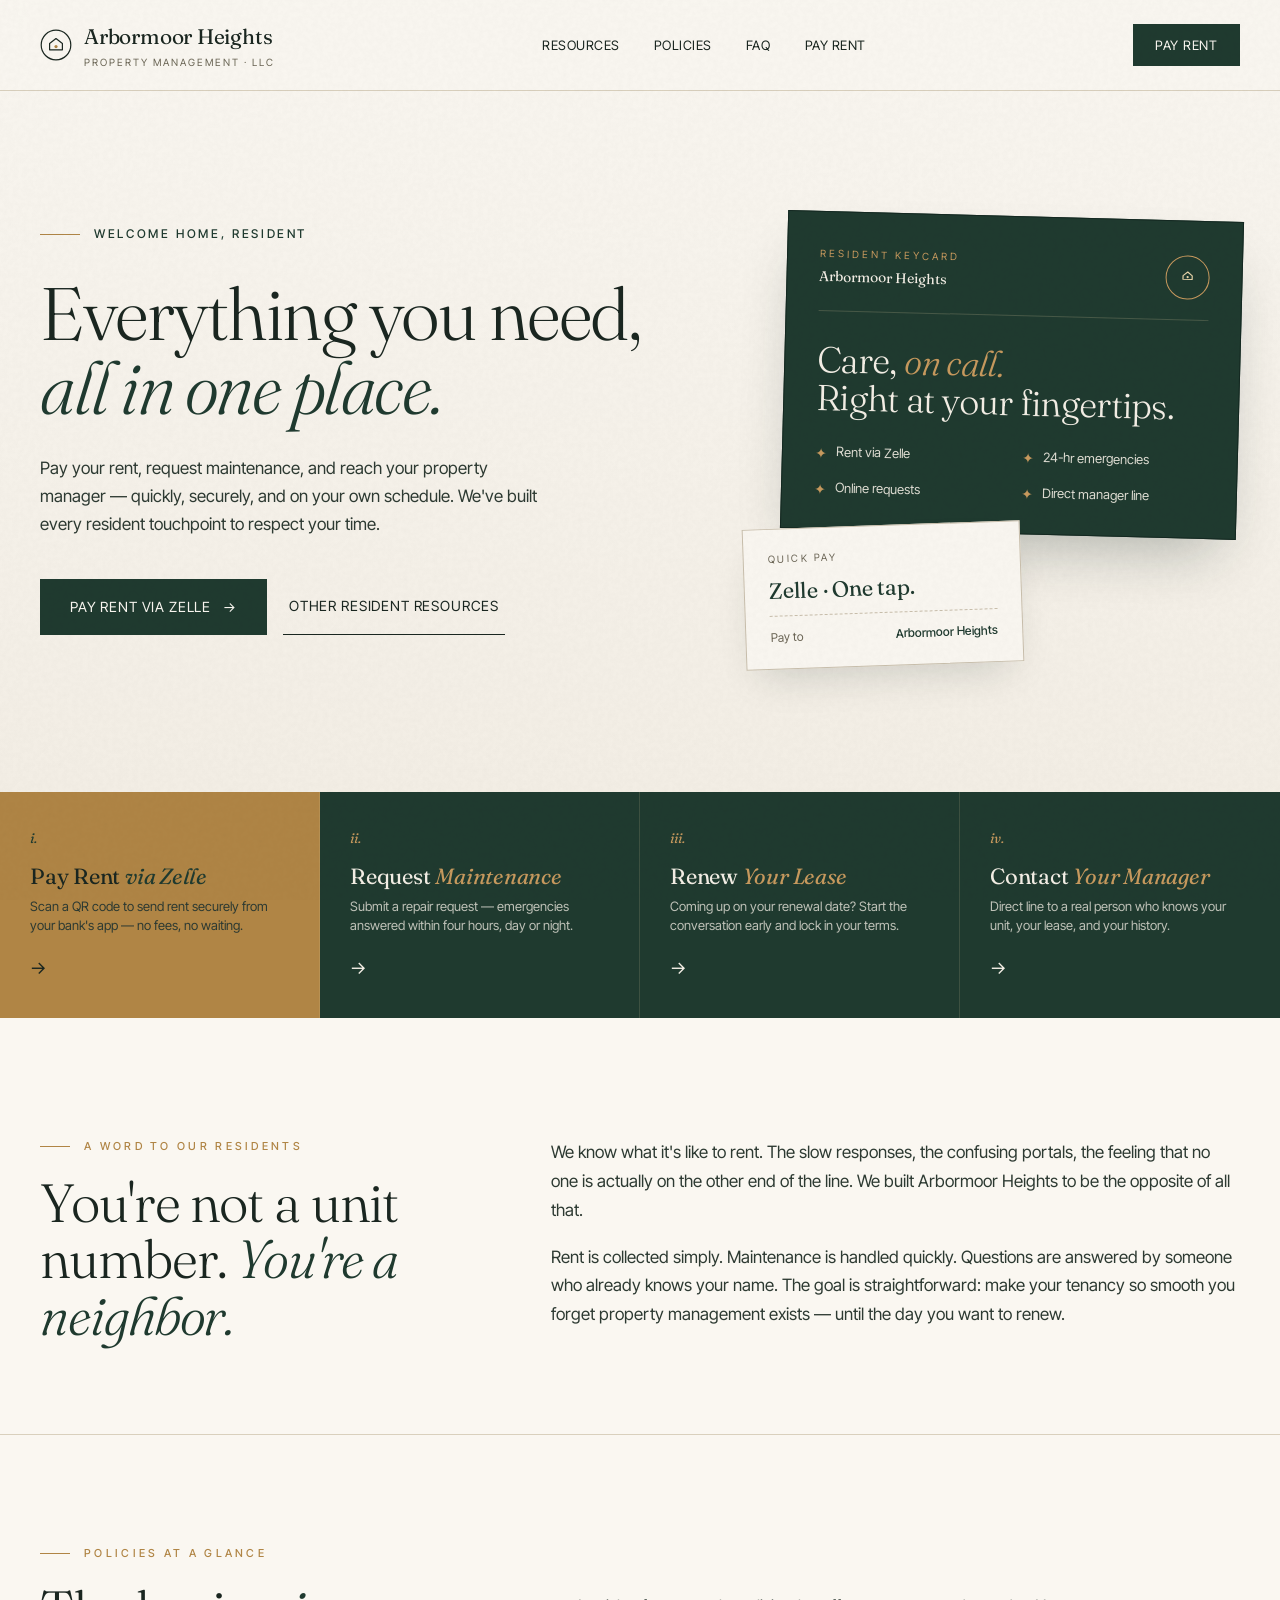
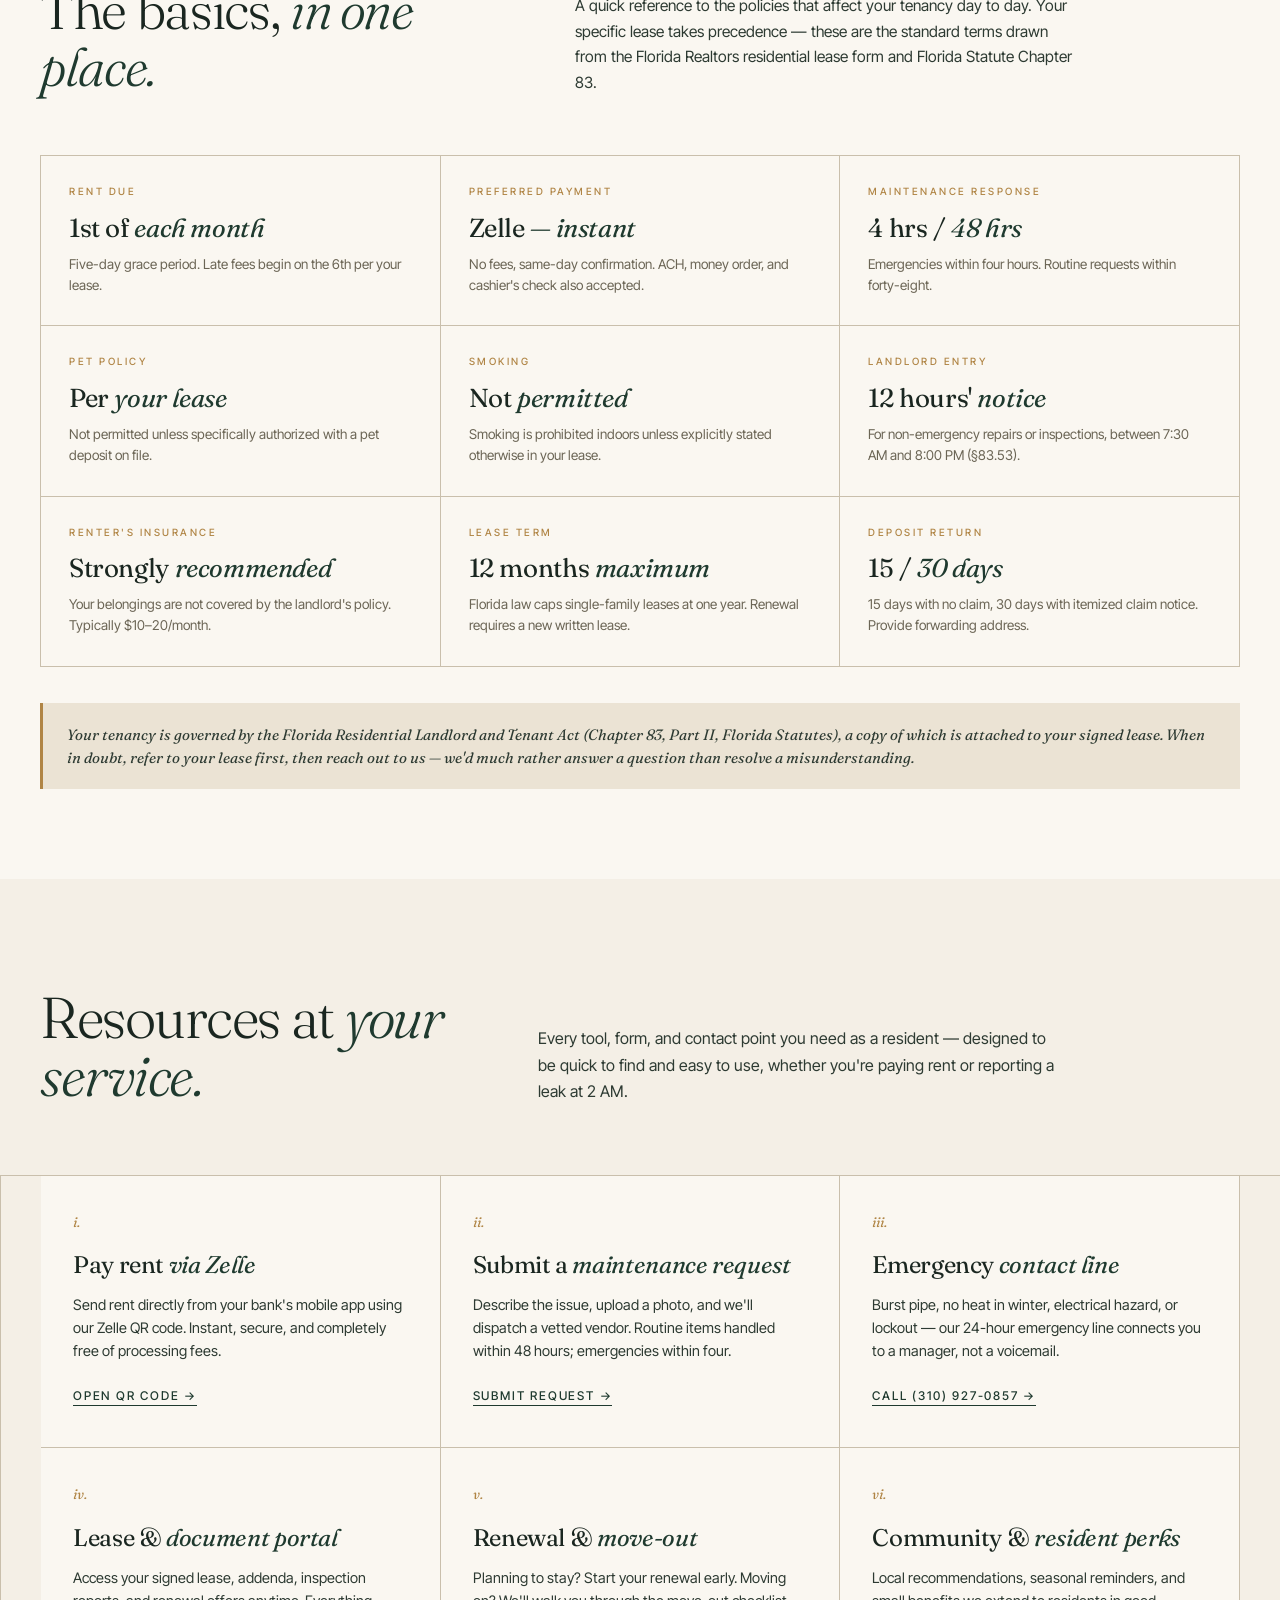
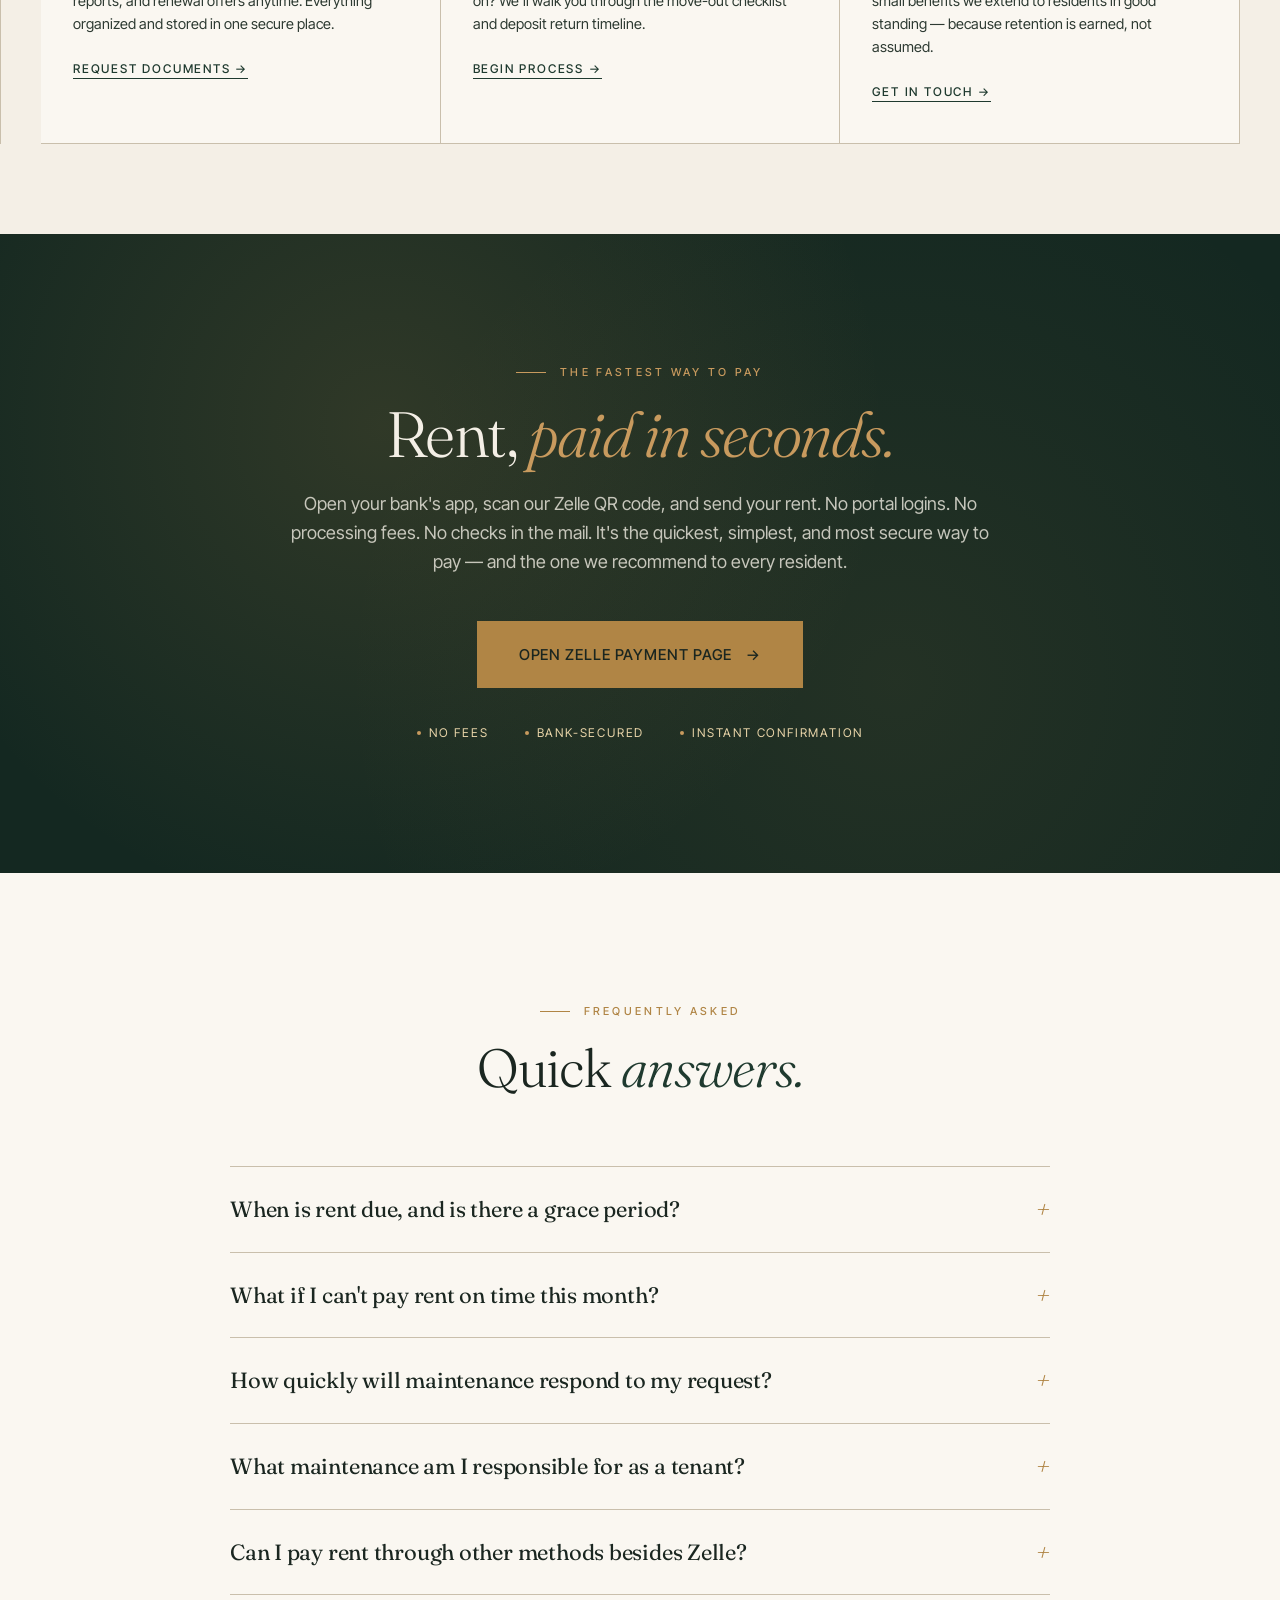
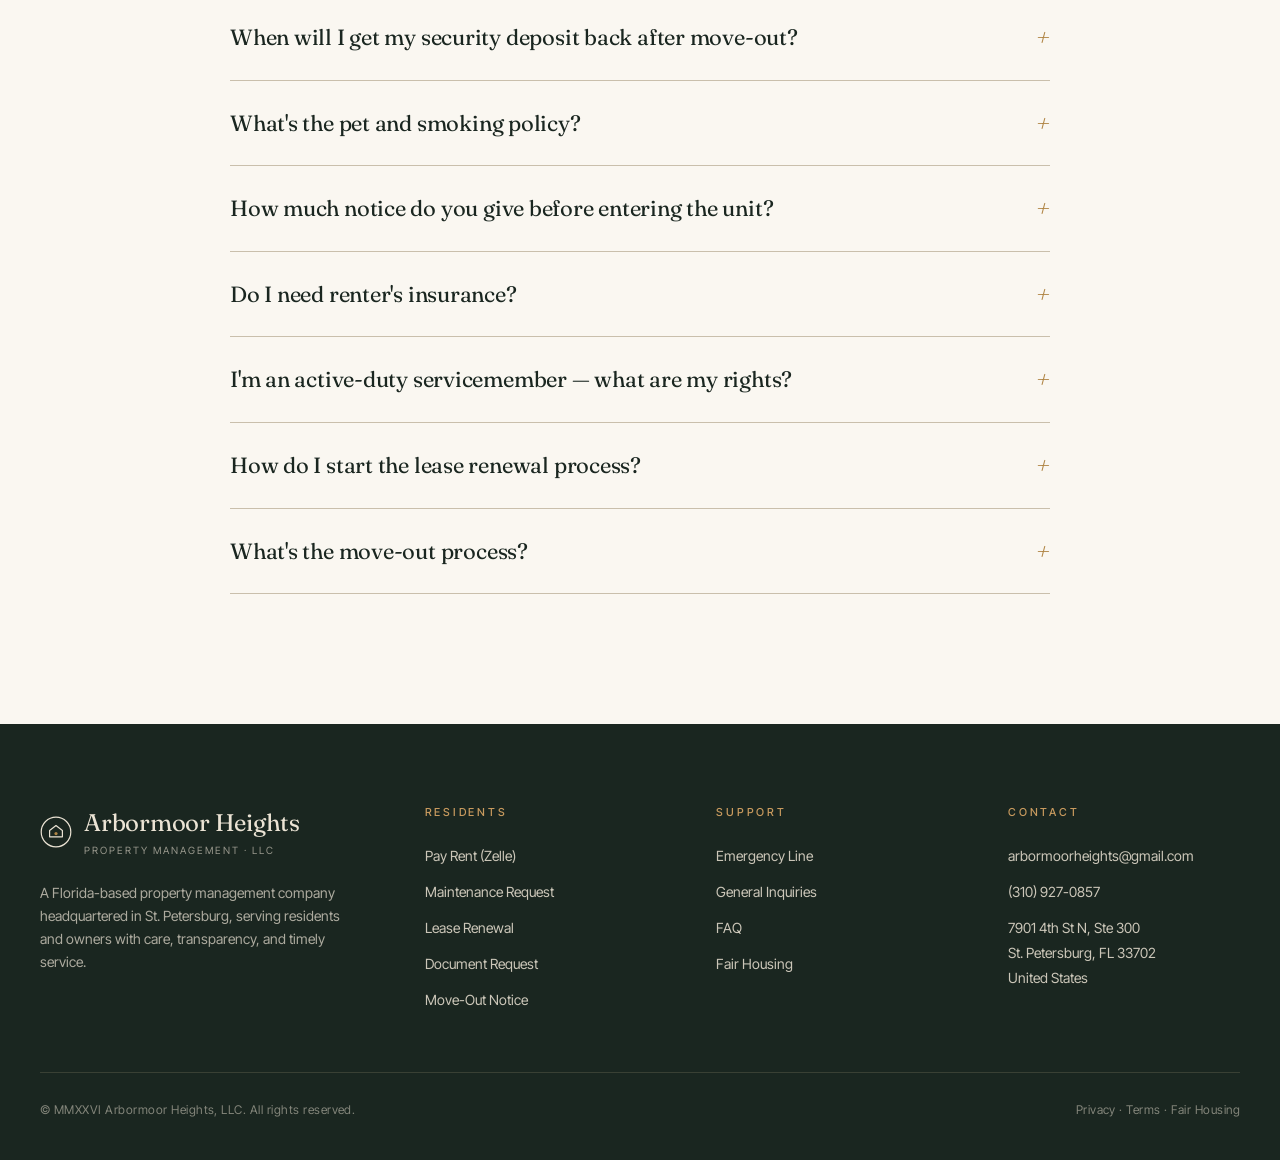
<file: index.html>
<!DOCTYPE html>
<html lang="en">
<head>
<meta charset="UTF-8">
<meta name="viewport" content="width=device-width, initial-scale=1.0">
<title>Arbormoor Heights — Tenant Resources</title>
<link rel="preconnect" href="https://fonts.googleapis.com">
<link rel="preconnect" href="https://fonts.gstatic.com" crossorigin>
<link href="https://fonts.googleapis.com/css2?family=Fraunces:ital,opsz,wght@0,9..144,300;0,9..144,400;0,9..144,500;0,9..144,600;1,9..144,300;1,9..144,400&family=Inter+Tight:wght@300;400;500;600&display=swap" rel="stylesheet">
<style>
  :root {
    --ivory: #f4efe6;
    --ivory-deep: #ebe3d4;
    --paper: #faf7f1;
    --ink: #1a2620;
    --ink-soft: #2d3a32;
    --forest: #1f3a2f;
    --forest-deep: #142821;
    --moss: #4a5f4c;
    --sage: #8ba896;
    --brass: #b08545;
    --brass-light: #c89a5e;
    --brass-pale: #e8d4a8;
    --rule: #c9bfac;
    --rule-soft: #d9d0bd;
    --muted: #6b6555;
    --zelle: #6d1ed4;
    --zelle-soft: #f3edff;
  }

  * { margin: 0; padding: 0; box-sizing: border-box; }
  html { scroll-behavior: smooth; }

  body {
    font-family: 'Inter Tight', sans-serif;
    background: var(--paper);
    color: var(--ink);
    line-height: 1.55;
    overflow-x: hidden;
    -webkit-font-smoothing: antialiased;
  }

  .serif { font-family: 'Fraunces', serif; }
  .italic { font-style: italic; }

  body::before {
    content: '';
    position: fixed;
    inset: 0;
    background-image: url("data:image/svg+xml,%3Csvg viewBox='0 0 200 200' xmlns='http://www.w3.org/2000/svg'%3E%3Cfilter id='n'%3E%3CfeTurbulence type='fractalNoise' baseFrequency='0.9' numOctaves='2'/%3E%3CfeColorMatrix values='0 0 0 0 0.1 0 0 0 0 0.1 0 0 0 0 0.1 0 0 0 0.12 0'/%3E%3C/filter%3E%3Crect width='100%25' height='100%25' filter='url(%23n)'/%3E%3C/svg%3E");
    opacity: 0.3;
    pointer-events: none;
    z-index: 9999;
    mix-blend-mode: multiply;
  }

  /* ============ NAV ============ */
  nav {
    position: fixed;
    top: 0; left: 0; right: 0;
    z-index: 100;
    padding: 20px 40px;
    background: rgba(250, 247, 241, 0.88);
    backdrop-filter: blur(12px);
    -webkit-backdrop-filter: blur(12px);
    border-bottom: 1px solid var(--rule-soft);
    display: flex;
    align-items: center;
    justify-content: space-between;
  }

  .logo {
    font-family: 'Fraunces', serif;
    font-weight: 400;
    font-size: 21px;
    letter-spacing: -0.01em;
    display: flex;
    align-items: center;
    gap: 12px;
  }
  .logo-mark {
    width: 32px; height: 32px;
    display: inline-flex;
    align-items: center;
    justify-content: center;
  }
  .logo-mark svg { width: 100%; height: 100%; }
  .logo small {
    font-family: 'Inter Tight', sans-serif;
    font-size: 10px;
    letter-spacing: 0.2em;
    color: var(--muted);
    text-transform: uppercase;
    display: block;
    margin-top: 2px;
  }

  .nav-links {
    display: flex;
    gap: 34px;
    list-style: none;
    font-size: 13px;
    letter-spacing: 0.04em;
    text-transform: uppercase;
  }
  .nav-links a {
    color: var(--ink);
    text-decoration: none;
    position: relative;
    padding-bottom: 2px;
    transition: color 0.3s;
  }
  .nav-links a::after {
    content: '';
    position: absolute;
    bottom: 0; left: 0;
    height: 1px;
    width: 0;
    background: var(--brass);
    transition: width 0.4s ease;
  }
  .nav-links a:hover { color: var(--forest); }
  .nav-links a:hover::after { width: 100%; }

  .nav-cta {
    font-family: 'Inter Tight', sans-serif;
    font-size: 13px;
    letter-spacing: 0.06em;
    text-transform: uppercase;
    padding: 11px 22px;
    background: var(--forest);
    color: var(--paper);
    border: none;
    cursor: pointer;
    transition: background 0.3s;
    text-decoration: none;
    display: inline-block;
  }
  .nav-cta:hover { background: var(--ink); }

  /* ============ HERO ============ */
  .hero {
    min-height: 88vh;
    padding: 140px 40px 80px;
    position: relative;
    display: grid;
    grid-template-columns: 1.3fr 1fr;
    gap: 60px;
    align-items: center;
    background: linear-gradient(180deg, var(--paper) 0%, var(--ivory) 100%);
  }

  .eyebrow {
    display: inline-flex;
    align-items: center;
    gap: 14px;
    font-size: 12px;
    letter-spacing: 0.22em;
    text-transform: uppercase;
    color: var(--forest);
    margin-bottom: 32px;
    font-weight: 500;
    opacity: 0;
    animation: fadeUp 0.9s 0.1s forwards;
  }
  .eyebrow::before {
    content: '';
    width: 40px;
    height: 1px;
    background: var(--brass);
  }

  h1.hero-title {
    font-family: 'Fraunces', serif;
    font-weight: 300;
    font-size: clamp(44px, 5.8vw, 80px);
    line-height: 1;
    letter-spacing: -0.02em;
    color: var(--ink);
    margin-bottom: 30px;
    opacity: 0;
    animation: fadeUp 1s 0.25s forwards;
  }
  h1.hero-title .accent {
    font-style: italic;
    color: var(--forest);
  }

  .hero-lead {
    font-size: 17px;
    line-height: 1.65;
    color: var(--ink-soft);
    max-width: 510px;
    margin-bottom: 40px;
    opacity: 0;
    animation: fadeUp 1s 0.4s forwards;
  }

  .hero-actions {
    display: flex;
    gap: 16px;
    align-items: center;
    flex-wrap: wrap;
    opacity: 0;
    animation: fadeUp 1s 0.55s forwards;
  }

  .btn-primary {
    font-family: 'Inter Tight', sans-serif;
    font-size: 14px;
    letter-spacing: 0.06em;
    text-transform: uppercase;
    padding: 17px 30px;
    background: var(--forest);
    color: var(--paper);
    border: none;
    cursor: pointer;
    transition: all 0.3s ease;
    display: inline-flex;
    align-items: center;
    gap: 12px;
    text-decoration: none;
  }
  .btn-primary:hover {
    background: var(--ink);
    padding-right: 36px;
  }
  .btn-primary .arrow { transition: transform 0.3s; }
  .btn-primary:hover .arrow { transform: translateX(4px); }

  .btn-secondary {
    font-family: 'Inter Tight', sans-serif;
    font-size: 14px;
    letter-spacing: 0.06em;
    text-transform: uppercase;
    padding: 17px 6px;
    background: transparent;
    color: var(--ink);
    border: none;
    border-bottom: 1px solid var(--ink);
    cursor: pointer;
    transition: all 0.3s;
    text-decoration: none;
    display: inline-block;
  }
  .btn-secondary:hover { color: var(--brass); border-color: var(--brass); }

  /* Hero card */
  .hero-visual {
    position: relative;
    height: 480px;
    opacity: 0;
    animation: fadeIn 1.4s 0.6s forwards;
  }

  .keycard {
    position: absolute;
    top: 30px;
    right: 0;
    width: 92%;
    background: var(--forest);
    color: var(--ivory);
    padding: 34px 32px 28px;
    border: 1px solid var(--forest-deep);
    box-shadow: 0 30px 60px -20px rgba(20, 40, 33, 0.3);
    transform: rotate(1.5deg);
  }
  .keycard-header {
    display: flex;
    justify-content: space-between;
    align-items: start;
    margin-bottom: 30px;
    padding-bottom: 20px;
    border-bottom: 1px solid rgba(232, 212, 168, 0.2);
  }
  .keycard-header .label {
    font-size: 10px;
    letter-spacing: 0.3em;
    text-transform: uppercase;
    color: var(--brass-light);
  }
  .keycard-header .label .v {
    font-family: 'Fraunces', serif;
    font-size: 14px;
    color: var(--ivory);
    letter-spacing: normal;
    text-transform: none;
    display: block;
    margin-top: 4px;
  }
  .keycard-mark {
    width: 44px; height: 44px;
    border: 1px solid var(--brass-light);
    border-radius: 50%;
    display: flex;
    align-items: center;
    justify-content: center;
  }
  .keycard h3 {
    font-family: 'Fraunces', serif;
    font-weight: 300;
    font-size: 36px;
    line-height: 1.05;
    letter-spacing: -0.02em;
    margin-bottom: 24px;
  }
  .keycard h3 .italic { color: var(--brass-light); }
  .keycard .features {
    display: grid;
    grid-template-columns: 1fr 1fr;
    gap: 14px 24px;
    font-size: 13px;
  }
  .keycard .features > div {
    display: flex;
    align-items: start;
    gap: 9px;
    color: rgba(244, 239, 230, 0.9);
  }
  .keycard .features .check {
    color: var(--brass-light);
    font-size: 14px;
    flex-shrink: 0;
    margin-top: 1px;
  }

  .keycard-stub {
    position: absolute;
    bottom: 0;
    left: 0;
    width: 56%;
    background: var(--paper);
    border: 1px solid var(--rule);
    padding: 22px 24px;
    transform: rotate(-2deg);
    box-shadow: 0 20px 40px -15px rgba(20, 40, 33, 0.18);
  }
  .stub-label {
    font-size: 10px;
    letter-spacing: 0.25em;
    text-transform: uppercase;
    color: var(--muted);
    margin-bottom: 10px;
  }
  .stub-title {
    font-family: 'Fraunces', serif;
    font-size: 22px;
    font-weight: 400;
    color: var(--forest);
    line-height: 1.2;
    letter-spacing: -0.01em;
  }
  .stub-meta {
    margin-top: 12px;
    padding-top: 12px;
    border-top: 1px dashed var(--rule);
    display: flex;
    justify-content: space-between;
    font-size: 12px;
    color: var(--muted);
  }
  .stub-meta span:last-child { color: var(--forest); font-weight: 500; }

  /* ============ QUICK ACTIONS ============ */
  .quick-actions {
    background: var(--forest);
    padding: 0;
  }
  .qa-inner {
    max-width: 1300px;
    margin: 0 auto;
    display: grid;
    grid-template-columns: repeat(4, 1fr);
  }
  .qa-item {
    padding: 36px 30px;
    border-right: 1px solid rgba(232, 212, 168, 0.15);
    color: var(--ivory);
    text-decoration: none;
    display: block;
    transition: background 0.3s;
    position: relative;
  }
  .qa-item:last-child { border-right: none; }
  .qa-item:hover { background: var(--forest-deep); }
  .qa-item.featured {
    background: var(--brass);
    color: var(--ink);
  }
  .qa-item.featured:hover { background: var(--brass-light); }
  .qa-num {
    font-family: 'Fraunces', serif;
    font-style: italic;
    font-size: 14px;
    color: var(--brass-light);
    margin-bottom: 14px;
    display: block;
  }
  .qa-item.featured .qa-num { color: var(--forest); }
  .qa-title {
    font-family: 'Fraunces', serif;
    font-size: 22px;
    font-weight: 400;
    line-height: 1.15;
    margin-bottom: 8px;
    letter-spacing: -0.01em;
  }
  .qa-title .italic { color: var(--brass-light); }
  .qa-item.featured .qa-title .italic { color: var(--forest); }
  .qa-desc {
    font-size: 13px;
    line-height: 1.5;
    color: rgba(244, 239, 230, 0.75);
    margin-bottom: 18px;
  }
  .qa-item.featured .qa-desc { color: var(--ink-soft); }
  .qa-arrow {
    font-size: 18px;
    letter-spacing: 0;
    transition: transform 0.3s;
    display: inline-block;
  }
  .qa-item:hover .qa-arrow { transform: translateX(6px); }

  /* ============ INTRO ============ */
  .welcome {
    padding: 120px 40px 90px;
    background: var(--paper);
    display: grid;
    grid-template-columns: 1fr 1.6fr;
    gap: 80px;
    max-width: 1300px;
    margin: 0 auto;
    align-items: start;
  }

  .section-label {
    font-size: 11px;
    letter-spacing: 0.3em;
    text-transform: uppercase;
    color: var(--brass);
    font-weight: 500;
    display: flex;
    align-items: center;
    gap: 14px;
    margin-bottom: 20px;
  }
  .section-label::before {
    content: '';
    width: 30px;
    height: 1px;
    background: var(--brass);
  }

  .welcome h2 {
    font-family: 'Fraunces', serif;
    font-size: clamp(36px, 4.2vw, 56px);
    font-weight: 300;
    line-height: 1.05;
    letter-spacing: -0.02em;
  }
  .welcome h2 .italic { color: var(--forest); }

  .welcome-body {
    font-size: 17px;
    line-height: 1.7;
    color: var(--ink-soft);
  }
  .welcome-body p + p { margin-top: 18px; }

  /* ============ SERVICES ============ */
  .services-wrap {
    background: var(--ivory);
    padding: 110px 0 90px;
  }
  .services-header {
    padding: 0 40px;
    max-width: 1300px;
    margin: 0 auto 70px;
    display: grid;
    grid-template-columns: 1fr 1.6fr;
    gap: 60px;
    align-items: end;
  }
  .services-header h2 {
    font-family: 'Fraunces', serif;
    font-size: clamp(36px, 4.5vw, 60px);
    font-weight: 300;
    line-height: 1;
    letter-spacing: -0.025em;
  }
  .services-header h2 .italic { color: var(--forest); }
  .services-header .desc {
    font-size: 16px;
    line-height: 1.65;
    color: var(--ink-soft);
    max-width: 520px;
  }

  .services {
    max-width: 1300px;
    margin: 0 auto;
    padding: 0 40px;
    display: grid;
    grid-template-columns: repeat(3, 1fr);
    gap: 0;
    border-top: 1px solid var(--rule);
    border-left: 1px solid var(--rule);
  }
  .service {
    padding: 36px 32px 40px;
    border-right: 1px solid var(--rule);
    border-bottom: 1px solid var(--rule);
    background: var(--paper);
    transition: background 0.4s;
    position: relative;
  }
  .service:hover { background: var(--ivory-deep); }
  .service-num {
    font-family: 'Fraunces', serif;
    font-style: italic;
    font-size: 14px;
    color: var(--brass);
    margin-bottom: 18px;
  }
  .service h3 {
    font-family: 'Fraunces', serif;
    font-size: 24px;
    font-weight: 400;
    line-height: 1.15;
    letter-spacing: -0.015em;
    margin-bottom: 14px;
    color: var(--ink);
  }
  .service h3 .italic { color: var(--forest); }
  .service p {
    font-size: 14.5px;
    line-height: 1.6;
    color: var(--ink-soft);
    margin-bottom: 20px;
  }
  .service .link {
    font-size: 12px;
    letter-spacing: 0.15em;
    text-transform: uppercase;
    color: var(--forest);
    text-decoration: none;
    border-bottom: 1px solid var(--forest);
    padding-bottom: 2px;
    font-weight: 500;
    transition: all 0.3s;
  }
  .service .link:hover { color: var(--brass); border-color: var(--brass); }

  /* ============ POLICIES AT A GLANCE ============ */
  .policies-wrap {
    background: var(--paper);
    padding: 110px 40px 90px;
    border-top: 1px solid var(--rule-soft);
  }
  .policies-inner {
    max-width: 1300px;
    margin: 0 auto;
  }
  .policies-header {
    display: grid;
    grid-template-columns: 1fr 1.4fr;
    gap: 60px;
    margin-bottom: 60px;
    align-items: end;
  }
  .policies-header h2 {
    font-family: 'Fraunces', serif;
    font-size: clamp(36px, 4.2vw, 56px);
    font-weight: 300;
    line-height: 1.05;
    letter-spacing: -0.025em;
    color: var(--ink);
  }
  .policies-header h2 .italic { color: var(--forest); }
  .policies-header .desc {
    font-size: 15.5px;
    line-height: 1.65;
    color: var(--ink-soft);
    max-width: 500px;
  }
  .policies-grid {
    display: grid;
    grid-template-columns: repeat(3, 1fr);
    gap: 0;
    border-top: 1px solid var(--rule);
    border-left: 1px solid var(--rule);
  }
  .policy {
    padding: 28px 28px 30px;
    border-right: 1px solid var(--rule);
    border-bottom: 1px solid var(--rule);
    background: var(--paper);
    transition: background 0.4s;
  }
  .policy:hover { background: var(--ivory); }
  .policy-label {
    font-family: 'Inter Tight', sans-serif;
    font-size: 10px;
    letter-spacing: 0.25em;
    text-transform: uppercase;
    color: var(--brass);
    margin-bottom: 14px;
    font-weight: 500;
  }
  .policy-value {
    font-family: 'Fraunces', serif;
    font-size: 26px;
    font-weight: 400;
    line-height: 1.15;
    letter-spacing: -0.015em;
    color: var(--ink);
    margin-bottom: 10px;
  }
  .policy-value .italic { color: var(--forest); }
  .policy-note {
    font-size: 13.5px;
    line-height: 1.55;
    color: var(--muted);
  }
  .policies-footnote {
    margin-top: 36px;
    padding: 20px 24px;
    background: var(--ivory-deep);
    border-left: 3px solid var(--brass);
    font-family: 'Fraunces', serif;
    font-style: italic;
    font-size: 15px;
    line-height: 1.55;
    color: var(--ink-soft);
  }

  /* ============ PAYMENT BAND ============ */
  .pay-band {
    padding: 130px 40px;
    background: var(--forest-deep);
    color: var(--ivory);
    text-align: center;
    position: relative;
    overflow: hidden;
  }
  .pay-band::before {
    content: '';
    position: absolute;
    inset: 0;
    background:
      radial-gradient(circle at 30% 30%, rgba(176, 133, 69, 0.18), transparent 50%),
      radial-gradient(circle at 70% 70%, rgba(176, 133, 69, 0.1), transparent 55%);
    pointer-events: none;
  }
  .pay-inner { max-width: 720px; margin: 0 auto; position: relative; z-index: 1; }
  .pay-band .section-label { justify-content: center; color: var(--brass-light); }
  .pay-band .section-label::before { background: var(--brass-light); }
  .pay-band h2 {
    font-family: 'Fraunces', serif;
    font-size: clamp(40px, 5vw, 68px);
    font-weight: 300;
    line-height: 1.02;
    letter-spacing: -0.025em;
    margin-bottom: 24px;
  }
  .pay-band h2 .italic { color: var(--brass-light); }
  .pay-band p {
    font-size: 18px;
    line-height: 1.6;
    color: rgba(244, 239, 230, 0.78);
    margin-bottom: 44px;
  }
  .pay-btn {
    font-family: 'Inter Tight', sans-serif;
    font-size: 15px;
    letter-spacing: 0.06em;
    text-transform: uppercase;
    padding: 22px 42px;
    background: var(--brass);
    color: var(--ink);
    border: none;
    cursor: pointer;
    transition: all 0.3s;
    display: inline-flex;
    align-items: center;
    gap: 14px;
    text-decoration: none;
    font-weight: 500;
  }
  .pay-btn:hover { background: var(--brass-light); padding-right: 50px; }
  .pay-btn .arrow { transition: transform 0.3s; }
  .pay-btn:hover .arrow { transform: translateX(6px); }
  .pay-details {
    margin-top: 36px;
    display: flex;
    justify-content: center;
    gap: 36px;
    font-size: 12px;
    letter-spacing: 0.15em;
    text-transform: uppercase;
    color: var(--brass-pale);
  }
  .pay-details span { display: inline-flex; align-items: center; gap: 8px; }
  .pay-details .dot { width: 4px; height: 4px; background: var(--brass-light); border-radius: 50%; }

  /* ============ FAQ ============ */
  .faq-wrap {
    padding: 130px 40px;
    background: var(--paper);
    max-width: 1100px;
    margin: 0 auto;
  }
  .faq-header { text-align: center; margin-bottom: 70px; }
  .faq-header .section-label { justify-content: center; }
  .faq-header h2 {
    font-family: 'Fraunces', serif;
    font-size: clamp(36px, 4.2vw, 56px);
    font-weight: 300;
    line-height: 1.05;
    letter-spacing: -0.025em;
  }
  .faq-header h2 .italic { color: var(--forest); }

  .faq-list { max-width: 820px; margin: 0 auto; }
  .faq-item {
    border-bottom: 1px solid var(--rule);
    padding: 28px 0;
    cursor: pointer;
  }
  .faq-item:first-child { border-top: 1px solid var(--rule); }
  .faq-q {
    display: flex;
    justify-content: space-between;
    align-items: start;
    gap: 30px;
    font-family: 'Fraunces', serif;
    font-size: 22px;
    font-weight: 400;
    line-height: 1.3;
    color: var(--ink);
    letter-spacing: -0.01em;
  }
  .faq-toggle {
    font-family: 'Fraunces', serif;
    font-style: italic;
    color: var(--brass);
    font-size: 28px;
    font-weight: 300;
    line-height: 1;
    flex-shrink: 0;
    transition: transform 0.4s;
  }
  .faq-item.open .faq-toggle { transform: rotate(45deg); }
  .faq-a {
    max-height: 0;
    overflow: hidden;
    transition: max-height 0.5s ease, padding 0.4s ease;
    font-size: 16px;
    line-height: 1.65;
    color: var(--ink-soft);
    padding-right: 50px;
  }
  .faq-item.open .faq-a { max-height: 600px; padding-top: 18px; }

  /* ============ FOOTER ============ */
  footer {
    background: var(--ink);
    color: var(--ivory-deep);
    padding: 80px 40px 40px;
  }
  .footer-inner {
    max-width: 1300px;
    margin: 0 auto;
    display: grid;
    grid-template-columns: 1.4fr 1fr 1fr 1fr;
    gap: 60px;
    padding-bottom: 50px;
    border-bottom: 1px solid rgba(232, 212, 168, 0.15);
  }
  .footer-brand .logo { color: var(--ivory-deep); font-size: 24px; }
  .footer-brand .logo small { color: rgba(235, 227, 212, 0.6); }
  .footer-brand p {
    margin-top: 22px;
    max-width: 320px;
    font-size: 14px;
    line-height: 1.65;
    color: rgba(235, 227, 212, 0.7);
  }
  .footer-col h4 {
    font-family: 'Inter Tight', sans-serif;
    font-size: 11px;
    letter-spacing: 0.25em;
    text-transform: uppercase;
    color: var(--brass-light);
    font-weight: 500;
    margin-bottom: 22px;
  }
  .footer-col ul { list-style: none; }
  .footer-col li { margin-bottom: 11px; }
  .footer-col a {
    color: rgba(235, 227, 212, 0.85);
    text-decoration: none;
    font-size: 14px;
    transition: color 0.3s;
  }
  .footer-col a:hover { color: var(--brass-light); }
  .footer-bottom {
    max-width: 1300px;
    margin: 28px auto 0;
    display: flex;
    justify-content: space-between;
    font-size: 12px;
    color: rgba(235, 227, 212, 0.5);
    letter-spacing: 0.04em;
  }

  /* ============ PAGES (Zelle modal/page) ============ */
  .page {
    display: none;
    position: fixed;
    inset: 0;
    z-index: 200;
    background: var(--ivory);
    overflow-y: auto;
    animation: slideUp 0.6s ease forwards;
  }
  .page.active { display: block; }

  .page-nav {
    padding: 22px 40px;
    background: rgba(244, 239, 230, 0.9);
    backdrop-filter: blur(10px);
    border-bottom: 1px solid var(--rule-soft);
    display: flex;
    justify-content: space-between;
    align-items: center;
    position: sticky;
    top: 0;
    z-index: 10;
  }
  .back-link {
    font-size: 13px;
    letter-spacing: 0.05em;
    text-transform: uppercase;
    color: var(--ink);
    text-decoration: none;
    display: inline-flex;
    align-items: center;
    gap: 10px;
    cursor: pointer;
    background: none;
    border: none;
    font-family: 'Inter Tight', sans-serif;
  }
  .back-link:hover { color: var(--brass); }
  .back-link .arr { transition: transform 0.3s; display: inline-block; }
  .back-link:hover .arr { transform: translateX(-4px); }

  /* Zelle Page */
  .zelle-page {
    max-width: 1100px;
    margin: 0 auto;
    padding: 60px 40px 100px;
    display: grid;
    grid-template-columns: 1fr 1fr;
    gap: 80px;
    align-items: center;
  }
  .zelle-info .eyebrow {
    color: var(--zelle);
    margin-bottom: 28px;
  }
  .zelle-info .eyebrow::before { background: var(--zelle); }
  .zelle-info h1 {
    font-family: 'Fraunces', serif;
    font-size: clamp(40px, 5vw, 64px);
    font-weight: 300;
    line-height: 1;
    letter-spacing: -0.025em;
    margin-bottom: 26px;
  }
  .zelle-info h1 .italic { color: var(--forest); }
  .zelle-info .lead {
    font-size: 17px;
    line-height: 1.65;
    color: var(--ink-soft);
    margin-bottom: 36px;
  }
  .zelle-details {
    background: var(--paper);
    border: 1px solid var(--rule);
    padding: 28px 30px;
    margin-bottom: 30px;
  }
  .zelle-detail-row {
    display: flex;
    justify-content: space-between;
    align-items: center;
    padding: 13px 0;
    border-bottom: 1px dashed var(--rule-soft);
    font-size: 14px;
  }
  .zelle-detail-row:last-child { border-bottom: none; }
  .zelle-detail-row .lbl {
    color: var(--muted);
    letter-spacing: 0.1em;
    text-transform: uppercase;
    font-size: 11px;
  }
  .zelle-detail-row .val {
    font-family: 'Fraunces', serif;
    color: var(--forest);
    font-size: 17px;
    font-weight: 500;
  }
  .copy-btn {
    background: none;
    border: 1px solid var(--rule);
    padding: 5px 11px;
    font-size: 10px;
    letter-spacing: 0.1em;
    text-transform: uppercase;
    cursor: pointer;
    color: var(--ink);
    margin-left: 12px;
    font-family: 'Inter Tight', sans-serif;
    transition: all 0.3s;
  }
  .copy-btn:hover { background: var(--forest); color: var(--paper); border-color: var(--forest); }
  .copy-btn.copied { background: var(--brass); color: var(--ink); border-color: var(--brass); }

  .zelle-steps {
    list-style: none;
    counter-reset: step;
  }
  .zelle-steps li {
    counter-increment: step;
    padding: 14px 0 14px 50px;
    position: relative;
    font-size: 14.5px;
    line-height: 1.5;
    color: var(--ink-soft);
    border-bottom: 1px solid var(--rule-soft);
  }
  .zelle-steps li:last-child { border-bottom: none; }
  .zelle-steps li::before {
    content: counter(step, upper-roman) ".";
    position: absolute;
    left: 0;
    top: 14px;
    font-family: 'Fraunces', serif;
    font-style: italic;
    color: var(--brass);
    font-size: 16px;
    width: 36px;
  }
  .zelle-steps li strong { color: var(--ink); font-weight: 500; }

  /* QR card */
  .qr-card {
    background: var(--paper);
    border: 1px solid var(--rule);
    padding: 40px;
    box-shadow: 0 30px 60px -20px rgba(20, 40, 33, 0.15);
    text-align: center;
    position: relative;
  }
  .qr-card-header {
    display: flex;
    justify-content: space-between;
    align-items: center;
    margin-bottom: 28px;
    padding-bottom: 22px;
    border-bottom: 1px solid var(--rule-soft);
  }
  .qr-card-header .brand {
    font-family: 'Fraunces', serif;
    font-size: 18px;
    font-weight: 500;
    color: var(--forest);
    text-align: left;
    line-height: 1.2;
  }
  .qr-card-header .brand small {
    display: block;
    font-family: 'Inter Tight', sans-serif;
    font-size: 9px;
    letter-spacing: 0.25em;
    color: var(--muted);
    text-transform: uppercase;
    margin-top: 4px;
    font-weight: 400;
  }
  .zelle-wordmark {
    background: var(--zelle);
    color: white;
    padding: 6px 12px;
    border-radius: 4px;
    font-family: 'Inter Tight', sans-serif;
    font-size: 13px;
    font-weight: 600;
    letter-spacing: 0.04em;
  }

  .qr-frame {
    background: white;
    padding: 22px;
    border: 1px solid var(--rule-soft);
    display: inline-block;
    margin-bottom: 26px;
    position: relative;
  }
  .qr-frame svg, .qr-frame img { display: block; }
  .qr-corner {
    position: absolute;
    width: 16px;
    height: 16px;
    border: 2px solid var(--brass);
  }
  .qr-corner.tl { top: -2px; left: -2px; border-right: none; border-bottom: none; }
  .qr-corner.tr { top: -2px; right: -2px; border-left: none; border-bottom: none; }
  .qr-corner.bl { bottom: -2px; left: -2px; border-right: none; border-top: none; }
  .qr-corner.br { bottom: -2px; right: -2px; border-left: none; border-top: none; }

  .qr-instruct {
    font-family: 'Fraunces', serif;
    font-size: 18px;
    font-style: italic;
    color: var(--ink);
    margin-bottom: 8px;
    font-weight: 400;
  }
  .qr-sub {
    font-size: 13px;
    color: var(--muted);
    letter-spacing: 0.05em;
  }

  /* ============ ANIMATIONS ============ */
  @keyframes fadeUp {
    from { opacity: 0; transform: translateY(24px); }
    to { opacity: 1; transform: translateY(0); }
  }
  @keyframes fadeIn { from { opacity: 0; } to { opacity: 1; } }
  @keyframes slideUp {
    from { opacity: 0; transform: translateY(40px); }
    to { opacity: 1; transform: translateY(0); }
  }

  .reveal {
    opacity: 0;
    transform: translateY(40px);
    transition: opacity 0.9s ease, transform 0.9s ease;
  }
  .reveal.visible { opacity: 1; transform: translateY(0); }

  /* ============ RESPONSIVE ============ */
  @media (max-width: 1024px) {
    .hero { grid-template-columns: 1fr; padding: 130px 28px 60px; }
    .hero-visual { height: 400px; margin-top: 30px; }
    .qa-inner { grid-template-columns: 1fr 1fr; }
    .qa-item { border-bottom: 1px solid rgba(232, 212, 168, 0.15); }
    .qa-item:nth-child(2) { border-right: none; }
    .welcome { grid-template-columns: 1fr; gap: 30px; padding: 90px 28px 70px; }
    .services-header { grid-template-columns: 1fr; gap: 24px; padding: 0 28px; }
    .services { grid-template-columns: 1fr 1fr; padding: 0 28px; }
    .policies-wrap { padding: 90px 28px 70px; }
    .policies-header { grid-template-columns: 1fr; gap: 24px; }
    .policies-grid { grid-template-columns: 1fr 1fr; }
    .footer-inner { grid-template-columns: 1fr 1fr; gap: 40px; }
    .zelle-page { grid-template-columns: 1fr; padding: 40px 28px 80px; gap: 50px; }
    .qr-card { max-width: 440px; margin: 0 auto; }
    nav { padding: 18px 22px; }
    .nav-links { display: none; }
  }
  @media (max-width: 640px) {
    .hero { padding: 120px 20px 50px; }
    .qa-inner { grid-template-columns: 1fr; }
    .qa-item { border-right: none; }
    .welcome { padding: 70px 20px 60px; }
    .services-wrap { padding: 70px 0 50px; }
    .services-header { padding: 0 20px; }
    .services { grid-template-columns: 1fr; padding: 0 20px; }
    .policies-wrap { padding: 70px 20px 50px; }
    .policies-grid { grid-template-columns: 1fr; }
    .pay-band { padding: 80px 20px; }
    .pay-details { flex-direction: column; gap: 14px; }
    .faq-wrap { padding: 80px 20px; }
    .faq-q { font-size: 18px; }
    .footer-inner { grid-template-columns: 1fr; gap: 32px; padding: 0 0 40px; }
    footer { padding: 60px 20px 30px; }
    .footer-bottom { flex-direction: column; gap: 10px; }
    .hero-actions { flex-direction: column; align-items: stretch; }
    .btn-primary, .btn-secondary { width: 100%; justify-content: center; text-align: center; }
    .page-nav { padding: 18px 22px; }
    .zelle-page { padding: 30px 20px 60px; }
    .qr-card { padding: 28px 24px; }
    .zelle-info h1 { font-size: 38px; }
  }
</style>
</head>
<body>

<!-- ============ MAIN PAGE ============ -->
<div id="main-page">

<nav>
  <div class="logo">
    <span class="logo-mark">
      <svg viewBox="0 0 40 40" xmlns="http://www.w3.org/2000/svg">
        <circle cx="20" cy="20" r="18.5" fill="none" stroke="#1a2620" stroke-width="1.5"/>
        <path d="M 12 26 L 12 18 L 20 12 L 28 18 L 28 26 Z" fill="none" stroke="#1a2620" stroke-width="1.5" stroke-linejoin="round"/>
        <circle cx="20" cy="22" r="2" fill="#b08545"/>
      </svg>
    </span>
    <span>Arbormoor Heights
      <small>Property Management · LLC</small>
    </span>
  </div>
  <ul class="nav-links">
    <li><a href="#services">Resources</a></li>
    <li><a href="#policies">Policies</a></li>
    <li><a href="#faq">FAQ</a></li>
    <li><a href="#" onclick="openZelle(event)">Pay Rent</a></li>
  </ul>
  <a href="#" class="nav-cta" onclick="openZelle(event)">Pay Rent</a>
</nav>

<!-- HERO -->
<section class="hero">
  <div>
    <div class="eyebrow">Welcome Home, Resident</div>
    <h1 class="hero-title">
      Everything you need,<br>
      <span class="accent italic">all in one place.</span>
    </h1>
    <p class="hero-lead">
      Pay your rent, request maintenance, and reach your property manager — quickly, securely, and on your own schedule. We've built every resident touchpoint to respect your time.
    </p>
    <div class="hero-actions">
      <a href="#" class="btn-primary" onclick="openZelle(event)">
        Pay Rent via Zelle
        <span class="arrow">→</span>
      </a>
      <a href="#services" class="btn-secondary">Other resident resources</a>
    </div>
  </div>

  <div class="hero-visual">
    <div class="keycard">
      <div class="keycard-header">
        <div class="label">
          Resident Keycard
          <span class="v">Arbormoor Heights</span>
        </div>
        <div class="keycard-mark">
          <svg width="22" height="22" viewBox="0 0 24 24" fill="none">
            <path d="M 7 14 L 7 10 L 12 6 L 17 10 L 17 14 Z" stroke="#e8d4a8" stroke-width="1.3" stroke-linejoin="round"/>
            <circle cx="12" cy="11.5" r="1.2" fill="#e8d4a8"/>
          </svg>
        </div>
      </div>
      <h3>Care, <span class="italic">on call.</span><br>Right at your fingertips.</h3>
      <div class="features">
        <div><span class="check">✦</span> Rent via Zelle</div>
        <div><span class="check">✦</span> 24-hr emergencies</div>
        <div><span class="check">✦</span> Online requests</div>
        <div><span class="check">✦</span> Direct manager line</div>
      </div>
    </div>
    <div class="keycard-stub">
      <div class="stub-label">Quick Pay</div>
      <div class="stub-title">Zelle · One tap.</div>
      <div class="stub-meta">
        <span>Pay to</span>
        <span>Arbormoor Heights</span>
      </div>
    </div>
  </div>
</section>

<!-- QUICK ACTIONS BAR -->
<section class="quick-actions">
  <div class="qa-inner">
    <a href="#" class="qa-item featured" onclick="openZelle(event)">
      <span class="qa-num">i.</span>
      <h3 class="qa-title">Pay Rent <span class="italic">via Zelle</span></h3>
      <p class="qa-desc">Scan a QR code to send rent securely from your bank's app — no fees, no waiting.</p>
      <span class="qa-arrow">→</span>
    </a>
    <a href="mailto:arbormoorheights@gmail.com?subject=Maintenance%20Request%20%E2%80%94%20%5BYour%20Unit%20%23%5D&body=Hello%2C%0D%0A%0D%0AUnit%20Number%3A%20%0D%0AName%20on%20Lease%3A%20%0D%0APhone%3A%20%0D%0A%0D%0AIssue%20Description%3A%0D%0A%0D%0AUrgency%20%28Emergency%20%2F%20Routine%29%3A%20%0D%0A%0D%0AThank%20you%2C" class="qa-item">
      <span class="qa-num">ii.</span>
      <h3 class="qa-title">Request <span class="italic">Maintenance</span></h3>
      <p class="qa-desc">Submit a repair request — emergencies answered within four hours, day or night.</p>
      <span class="qa-arrow">→</span>
    </a>
    <a href="mailto:arbormoorheights@gmail.com?subject=Lease%20Renewal%20Inquiry%20%E2%80%94%20%5BYour%20Unit%20%23%5D&body=Hello%2C%0D%0A%0D%0AI%27d%20like%20to%20discuss%20renewing%20my%20lease.%0D%0A%0D%0AUnit%20Number%3A%20%0D%0AName%20on%20Lease%3A%20%0D%0ACurrent%20Lease%20End%20Date%3A%20%0D%0A%0D%0AThank%20you%2C" class="qa-item">
      <span class="qa-num">iii.</span>
      <h3 class="qa-title">Renew <span class="italic">Your Lease</span></h3>
      <p class="qa-desc">Coming up on your renewal date? Start the conversation early and lock in your terms.</p>
      <span class="qa-arrow">→</span>
    </a>
    <a href="mailto:arbormoorheights@gmail.com?subject=Resident%20Inquiry%20%E2%80%94%20%5BYour%20Unit%20%23%5D&body=Hello%2C%0D%0A%0D%0AUnit%20Number%3A%20%0D%0AName%20on%20Lease%3A%20%0D%0A%0D%0AMy%20question%3A%0D%0A%0D%0AThank%20you%2C" class="qa-item">
      <span class="qa-num">iv.</span>
      <h3 class="qa-title">Contact <span class="italic">Your Manager</span></h3>
      <p class="qa-desc">Direct line to a real person who knows your unit, your lease, and your history.</p>
      <span class="qa-arrow">→</span>
    </a>
  </div>
</section>

<!-- WELCOME -->
<section class="welcome reveal">
  <div>
    <div class="section-label">A Word to Our Residents</div>
    <h2>You're not a unit number. <span class="italic">You're a neighbor.</span></h2>
  </div>
  <div class="welcome-body">
    <p>We know what it's like to rent. The slow responses, the confusing portals, the feeling that no one is actually on the other end of the line. We built Arbormoor Heights to be the opposite of all that.</p>
    <p>Rent is collected simply. Maintenance is handled quickly. Questions are answered by someone who already knows your name. The goal is straightforward: make your tenancy so smooth you forget property management exists — until the day you want to renew.</p>
  </div>
</section>

<!-- POLICIES AT A GLANCE -->
<section class="policies-wrap reveal" id="policies">
  <div class="policies-inner">
    <div class="policies-header">
      <div>
        <div class="section-label">Policies at a Glance</div>
        <h2>The basics, <span class="italic">in one place.</span></h2>
      </div>
      <p class="desc">A quick reference to the policies that affect your tenancy day to day. Your specific lease takes precedence — these are the standard terms drawn from the Florida Realtors residential lease form and Florida Statute Chapter 83.</p>
    </div>

    <div class="policies-grid">
      <div class="policy">
        <div class="policy-label">Rent Due</div>
        <div class="policy-value">1st of <span class="italic">each month</span></div>
        <p class="policy-note">Five-day grace period. Late fees begin on the 6th per your lease.</p>
      </div>
      <div class="policy">
        <div class="policy-label">Preferred Payment</div>
        <div class="policy-value">Zelle <span class="italic">— instant</span></div>
        <p class="policy-note">No fees, same-day confirmation. ACH, money order, and cashier's check also accepted.</p>
      </div>
      <div class="policy">
        <div class="policy-label">Maintenance Response</div>
        <div class="policy-value">4 hrs / <span class="italic">48 hrs</span></div>
        <p class="policy-note">Emergencies within four hours. Routine requests within forty-eight.</p>
      </div>
      <div class="policy">
        <div class="policy-label">Pet Policy</div>
        <div class="policy-value">Per <span class="italic">your lease</span></div>
        <p class="policy-note">Not permitted unless specifically authorized with a pet deposit on file.</p>
      </div>
      <div class="policy">
        <div class="policy-label">Smoking</div>
        <div class="policy-value">Not <span class="italic">permitted</span></div>
        <p class="policy-note">Smoking is prohibited indoors unless explicitly stated otherwise in your lease.</p>
      </div>
      <div class="policy">
        <div class="policy-label">Landlord Entry</div>
        <div class="policy-value">12 hours' <span class="italic">notice</span></div>
        <p class="policy-note">For non-emergency repairs or inspections, between 7:30 AM and 8:00 PM (§83.53).</p>
      </div>
      <div class="policy">
        <div class="policy-label">Renter's Insurance</div>
        <div class="policy-value">Strongly <span class="italic">recommended</span></div>
        <p class="policy-note">Your belongings are not covered by the landlord's policy. Typically $10–20/month.</p>
      </div>
      <div class="policy">
        <div class="policy-label">Lease Term</div>
        <div class="policy-value">12 months <span class="italic">maximum</span></div>
        <p class="policy-note">Florida law caps single-family leases at one year. Renewal requires a new written lease.</p>
      </div>
      <div class="policy">
        <div class="policy-label">Deposit Return</div>
        <div class="policy-value">15 / <span class="italic">30 days</span></div>
        <p class="policy-note">15 days with no claim, 30 days with itemized claim notice. Provide forwarding address.</p>
      </div>
    </div>

    <div class="policies-footnote">
      Your tenancy is governed by the Florida Residential Landlord and Tenant Act (Chapter 83, Part II, Florida Statutes), a copy of which is attached to your signed lease. When in doubt, refer to your lease first, then reach out to us — we'd much rather answer a question than resolve a misunderstanding.
    </div>
  </div>
</section>

<!-- SERVICES -->
<section class="services-wrap" id="services">
  <div class="services-header reveal">
    <h2>Resources at <span class="italic">your service.</span></h2>
    <p class="desc">Every tool, form, and contact point you need as a resident — designed to be quick to find and easy to use, whether you're paying rent or reporting a leak at 2 AM.</p>
  </div>

  <div class="services">
    <div class="service">
      <div class="service-num">i.</div>
      <h3>Pay rent <span class="italic">via Zelle</span></h3>
      <p>Send rent directly from your bank's mobile app using our Zelle QR code. Instant, secure, and completely free of processing fees.</p>
      <a href="#" class="link" onclick="openZelle(event)">Open QR code →</a>
    </div>

    <div class="service">
      <div class="service-num">ii.</div>
      <h3>Submit a <span class="italic">maintenance request</span></h3>
      <p>Describe the issue, upload a photo, and we'll dispatch a vetted vendor. Routine items handled within 48 hours; emergencies within four.</p>
      <a href="mailto:arbormoorheights@gmail.com?subject=Maintenance%20Request%20%E2%80%94%20%5BYour%20Unit%20%23%5D&body=Hello%2C%0D%0A%0D%0AUnit%20Number%3A%20%0D%0AName%20on%20Lease%3A%20%0D%0APhone%3A%20%0D%0A%0D%0AIssue%20Description%3A%0D%0A%0D%0AUrgency%20%28Emergency%20%2F%20Routine%29%3A%20%0D%0A%0D%0AThank%20you%2C" class="link">Submit request →</a>
    </div>

    <div class="service">
      <div class="service-num">iii.</div>
      <h3>Emergency <span class="italic">contact line</span></h3>
      <p>Burst pipe, no heat in winter, electrical hazard, or lockout — our 24-hour emergency line connects you to a manager, not a voicemail.</p>
      <a href="tel:+13109270857" class="link">Call (310) 927-0857 →</a>
    </div>

    <div class="service">
      <div class="service-num">iv.</div>
      <h3>Lease &amp; <span class="italic">document portal</span></h3>
      <p>Access your signed lease, addenda, inspection reports, and renewal offers anytime. Everything organized and stored in one secure place.</p>
      <a href="mailto:arbormoorheights@gmail.com?subject=Lease%20Document%20Request%20%E2%80%94%20%5BYour%20Unit%20%23%5D&body=Hello%2C%0D%0A%0D%0AUnit%20Number%3A%20%0D%0AName%20on%20Lease%3A%20%0D%0A%0D%0AI%27d%20like%20a%20copy%20of%20the%20following%20documents%3A%0D%0A%0D%0AThank%20you%2C" class="link">Request documents →</a>
    </div>

    <div class="service">
      <div class="service-num">v.</div>
      <h3>Renewal &amp; <span class="italic">move-out</span></h3>
      <p>Planning to stay? Start your renewal early. Moving on? We'll walk you through the move-out checklist and deposit return timeline.</p>
      <a href="mailto:arbormoorheights@gmail.com?subject=Renewal%20%2F%20Move-Out%20%E2%80%94%20%5BYour%20Unit%20%23%5D&body=Hello%2C%0D%0A%0D%0AUnit%20Number%3A%20%0D%0AName%20on%20Lease%3A%20%0D%0ACurrent%20Lease%20End%20Date%3A%20%0D%0A%0D%0AI%27m%20planning%20to%20%28circle%20one%29%3A%20%20Renew%20%2F%20%20Move%20Out%0D%0A%0D%0ANotes%3A%0D%0A%0D%0AThank%20you%2C" class="link">Begin process →</a>
    </div>

    <div class="service">
      <div class="service-num">vi.</div>
      <h3>Community &amp; <span class="italic">resident perks</span></h3>
      <p>Local recommendations, seasonal reminders, and small benefits we extend to residents in good standing — because retention is earned, not assumed.</p>
      <a href="mailto:arbormoorheights@gmail.com?subject=Resident%20Inquiry%20%E2%80%94%20%5BYour%20Unit%20%23%5D&body=Hello%2C%0D%0A%0D%0AUnit%20Number%3A%20%0D%0AName%20on%20Lease%3A%20%0D%0A%0D%0AMy%20question%3A%0D%0A%0D%0AThank%20you%2C" class="link">Get in touch →</a>
    </div>
  </div>
</section>

<!-- PAY BAND -->
<section class="pay-band">
  <div class="pay-inner">
    <div class="section-label">The Fastest Way to Pay</div>
    <h2>Rent, <span class="italic">paid in seconds.</span></h2>
    <p>Open your bank's app, scan our Zelle QR code, and send your rent. No portal logins. No processing fees. No checks in the mail. It's the quickest, simplest, and most secure way to pay — and the one we recommend to every resident.</p>
    <a href="#" class="pay-btn" onclick="openZelle(event)">
      Open Zelle Payment Page
      <span class="arrow">→</span>
    </a>
    <div class="pay-details">
      <span><span class="dot"></span> No fees</span>
      <span><span class="dot"></span> Bank-secured</span>
      <span><span class="dot"></span> Instant confirmation</span>
    </div>
  </div>
</section>

<!-- FAQ -->
<section class="faq-wrap" id="faq">
  <div class="faq-header reveal">
    <div class="section-label">Frequently Asked</div>
    <h2>Quick <span class="italic">answers.</span></h2>
  </div>
  <div class="faq-list">
    <div class="faq-item">
      <div class="faq-q"><span>When is rent due, and is there a grace period?</span><span class="faq-toggle">+</span></div>
      <div class="faq-a">Rent is due on the 1st of each month per your lease. A standard <strong>five-day grace period</strong> applies — late fees begin on the 6th. The late fee amount is specified in your lease (typically 4% of the monthly rent under the Florida Realtors standard form). Paying via Zelle ensures your payment posts the same day.</div>
    </div>
    <div class="faq-item">
      <div class="faq-q"><span>What if I can't pay rent on time this month?</span><span class="faq-toggle">+</span></div>
      <div class="faq-a">Contact us <em>before</em> the 1st. We work with residents in good standing on short-term arrangements far more often than people expect. Communication earns flexibility; silence does not. Under Florida Statute §83.56(3), if rent goes unpaid for three business days after written demand, the landlord may begin eviction proceedings — so reaching out early matters.</div>
    </div>
    <div class="faq-item">
      <div class="faq-q"><span>How quickly will maintenance respond to my request?</span><span class="faq-toggle">+</span></div>
      <div class="faq-a"><strong>Emergencies</strong> — water leaks, gas, no heat in winter, no AC in extreme heat, electrical hazards, or anything affecting safety — are responded to within four hours. <strong>Routine requests</strong> are typically scheduled within 48 hours. Florida law (§83.51) requires landlords to maintain plumbing, structural components, locks, smoke detectors, and meet all applicable housing codes.</div>
    </div>
    <div class="faq-item">
      <div class="faq-q"><span>What maintenance am I responsible for as a tenant?</span><span class="faq-toggle">+</span></div>
      <div class="faq-a">Under Florida Statute §83.52, tenants must keep the unit clean and sanitary, remove garbage properly, operate plumbing and appliances reasonably, avoid damaging the premises, and refrain from disturbing neighbors. Your lease may also specify lawn care, pest control, or pool maintenance as tenant responsibilities — refer to Section 10 of your lease for the exact breakdown.</div>
    </div>
    <div class="faq-item">
      <div class="faq-q"><span>Can I pay rent through other methods besides Zelle?</span><span class="faq-toggle">+</span></div>
      <div class="faq-a">Yes — we accept ACH transfer, cashier's check, and money order. However, Zelle is our preferred method because it's instant, fee-free, secure, and creates a clear record on both sides. Personal checks are accepted but slow; under §68.065, returned-check fees apply if a check bounces.</div>
    </div>
    <div class="faq-item">
      <div class="faq-q"><span>When will I get my security deposit back after move-out?</span><span class="faq-toggle">+</span></div>
      <div class="faq-a">Florida Statute §83.49(3) requires landlords to either return your deposit within <strong>15 days</strong> of move-out, or send written notice of intent to impose a claim within <strong>30 days</strong>. If a claim is made, you have 15 days to object in writing. We aim to be well inside those windows. Make sure to provide your forwarding address at move-out so the notice reaches you.</div>
    </div>
    <div class="faq-item">
      <div class="faq-q"><span>What's the pet and smoking policy?</span><span class="faq-toggle">+</span></div>
      <div class="faq-a"><strong>Pets</strong> are not permitted unless specifically authorized in your lease and a pet deposit has been paid. If pets are allowed, the number, type, breed, and weight will be listed in Section 7 of your lease. <strong>Smoking</strong> is not permitted on the premises unless explicitly checked in your lease.</div>
    </div>
    <div class="faq-item">
      <div class="faq-q"><span>How much notice do you give before entering the unit?</span><span class="faq-toggle">+</span></div>
      <div class="faq-a">Per Florida Statute §83.53, we provide at least <strong>12 hours' notice</strong> before entering for non-emergency repairs or inspections, and only between 7:30 AM and 8:00 PM. The exceptions are emergencies (water leaks, fire, etc.) or for the protection of the property — in which case immediate entry is permitted. We do not abuse this right.</div>
    </div>
    <div class="faq-item">
      <div class="faq-q"><span>Do I need renter's insurance?</span><span class="faq-toggle">+</span></div>
      <div class="faq-a">Your lease (Section 18) recommends you carry both personal property insurance and liability insurance. Our policy covers the building structure; <em>your belongings are not covered by us</em>. Renter's insurance typically costs $10–20 per month and protects against theft, fire, water damage, and liability claims. It's a small expense for significant peace of mind.</div>
    </div>
    <div class="faq-item">
      <div class="faq-q"><span>I'm an active-duty servicemember — what are my rights?</span><span class="faq-toggle">+</span></div>
      <div class="faq-a">Under Florida Statute §83.682, active-duty servicemembers can terminate a lease with <strong>30 days' written notice</strong> in circumstances including permanent change of station orders (35+ miles), discharge or release from active duty, mandatory move into government quarters, or temporary duty orders exceeding 60 days. Provide a copy of your military orders or written verification from your commanding officer with the notice.</div>
    </div>
    <div class="faq-item">
      <div class="faq-q"><span>How do I start the lease renewal process?</span><span class="faq-toggle">+</span></div>
      <div class="faq-a">We reach out approximately 60 days before your lease ends, but you're welcome to start the conversation any time. Florida law caps single-family leases at one year, so a renewal is a new written lease — not an automatic extension. Residents in good standing typically receive favorable renewal terms.</div>
    </div>
    <div class="faq-item">
      <div class="faq-q"><span>What's the move-out process?</span><span class="faq-toggle">+</span></div>
      <div class="faq-a">Give us <strong>at least 7 days' written notice</strong> before vacating, along with your forwarding address (Florida Statute §83.49(5)). Return all keys, garage openers, and HOA access devices to the address on your lease. We'll conduct a move-out inspection, document the unit's condition, and follow the 15/30-day deposit timeline noted above.</div>
    </div>
  </div>
</section>

<!-- FOOTER -->
<footer id="contact">
  <div class="footer-inner">
    <div class="footer-brand">
      <div class="logo">
        <span class="logo-mark">
          <svg viewBox="0 0 40 40" xmlns="http://www.w3.org/2000/svg">
            <circle cx="20" cy="20" r="18.5" fill="none" stroke="#ebe3d4" stroke-width="1.5"/>
            <path d="M 12 26 L 12 18 L 20 12 L 28 18 L 28 26 Z" fill="none" stroke="#ebe3d4" stroke-width="1.5" stroke-linejoin="round"/>
            <circle cx="20" cy="22" r="2" fill="#b08545"/>
          </svg>
        </span>
        <span>Arbormoor Heights
          <small>Property Management · LLC</small>
        </span>
      </div>
      <p>A Florida-based property management company headquartered in St. Petersburg, serving residents and owners with care, transparency, and timely service.</p>
    </div>
    <div class="footer-col">
      <h4>Residents</h4>
      <ul>
        <li><a href="#" onclick="openZelle(event)">Pay Rent (Zelle)</a></li>
        <li><a href="mailto:arbormoorheights@gmail.com?subject=Maintenance%20Request%20%E2%80%94%20%5BYour%20Unit%20%23%5D">Maintenance Request</a></li>
        <li><a href="mailto:arbormoorheights@gmail.com?subject=Lease%20Renewal%20Inquiry%20%E2%80%94%20%5BYour%20Unit%20%23%5D">Lease Renewal</a></li>
        <li><a href="mailto:arbormoorheights@gmail.com?subject=Lease%20Document%20Request%20%E2%80%94%20%5BYour%20Unit%20%23%5D">Document Request</a></li>
        <li><a href="mailto:arbormoorheights@gmail.com?subject=Move-Out%20Notice%20%E2%80%94%20%5BYour%20Unit%20%23%5D">Move-Out Notice</a></li>
      </ul>
    </div>
    <div class="footer-col">
      <h4>Support</h4>
      <ul>
        <li><a href="tel:+13109270857">Emergency Line</a></li>
        <li><a href="mailto:arbormoorheights@gmail.com?subject=General%20Inquiry">General Inquiries</a></li>
        <li><a href="#faq">FAQ</a></li>
        <li><a href="https://www.hud.gov/fairhousing" target="_blank" rel="noopener">Fair Housing</a></li>
      </ul>
    </div>
    <div class="footer-col">
      <h4>Contact</h4>
      <ul>
        <li><a href="mailto:arbormoorheights@gmail.com">arbormoorheights@gmail.com</a></li>
        <li><a href="tel:+13109270857">(310) 927-0857</a></li>
        <li style="line-height: 1.55;"><a href="https://maps.google.com/?q=7901+4TH+ST+N+STE+300+St.+Petersburg+FL+33702" target="_blank">7901 4th St N, Ste 300<br>St. Petersburg, FL 33702<br>United States</a></li>
      </ul>
    </div>
  </div>
  <div class="footer-bottom">
    <span>© MMXXVI Arbormoor Heights, LLC. All rights reserved.</span>
    <span>Privacy · Terms · Fair Housing</span>
  </div>
</footer>

</div>

<!-- ============ ZELLE PAYMENT PAGE ============ -->
<div id="zelle-page" class="page">
  <div class="page-nav">
    <button class="back-link" onclick="closeZelle()">
      <span class="arr">←</span> Back to Resident Resources
    </button>
    <div class="logo" style="font-size: 18px;">
      <span class="logo-mark" style="width: 26px; height: 26px;">
        <svg viewBox="0 0 40 40" xmlns="http://www.w3.org/2000/svg">
          <circle cx="20" cy="20" r="18.5" fill="none" stroke="#1a2620" stroke-width="1.5"/>
          <path d="M 12 26 L 12 18 L 20 12 L 28 18 L 28 26 Z" fill="none" stroke="#1a2620" stroke-width="1.5" stroke-linejoin="round"/>
          <circle cx="20" cy="22" r="2" fill="#b08545"/>
        </svg>
      </span>
      Arbormoor Heights
    </div>
  </div>

  <div class="zelle-page">
    <div class="zelle-info">
      <div class="eyebrow">Secure Rent Payment</div>
      <h1>Pay rent via <span class="italic">Zelle.</span></h1>
      <p class="lead">Scan the QR code with your bank's mobile app. The payment goes directly from your bank to ours — no third-party processor, no fees, no waiting. You'll receive instant confirmation from your bank, and we'll see the payment the same day.</p>

      <div class="zelle-details">
        <div class="zelle-detail-row">
          <span class="lbl">Pay to</span>
          <span style="display: flex; align-items: center;">
            <span class="val">Arbormoor Heights, LLC</span>
            <button class="copy-btn" onclick="copy(this, 'Arbormoor Heights, LLC')">Copy</button>
          </span>
        </div>
        <div class="zelle-detail-row">
          <span class="lbl">Zelle Email</span>
          <span style="display: flex; align-items: center;">
            <span class="val">arbormoorheights@gmail.com</span>
            <button class="copy-btn" onclick="copy(this, 'arbormoorheights@gmail.com')">Copy</button>
          </span>
        </div>
        <div class="zelle-detail-row">
          <span class="lbl">Phone</span>
          <span style="display: flex; align-items: center;">
            <span class="val">(310) 927-0857</span>
            <button class="copy-btn" onclick="copy(this, '3109270857')">Copy</button>
          </span>
        </div>
        <div class="zelle-detail-row">
          <span class="lbl">Memo</span>
          <span class="val" style="font-style: italic; color: var(--muted); font-size: 14px;">Your unit # + month</span>
        </div>
      </div>

      <ol class="zelle-steps">
        <li>Open your <strong>bank's mobile app</strong> and find the Zelle option (usually under "Send Money" or "Transfers").</li>
        <li>Tap <strong>"Send with QR code"</strong> or "Scan QR code."</li>
        <li>Point your camera at the QR code on this page and confirm the recipient.</li>
        <li>Enter the rent amount, add your <strong>unit number and month</strong> in the memo, and send.</li>
      </ol>
    </div>

    <div class="qr-card">
      <span class="qr-corner tl"></span>
      <span class="qr-corner tr"></span>
      <span class="qr-corner bl"></span>
      <span class="qr-corner br"></span>

      <div class="qr-card-header">
        <div class="brand">
          Arbormoor Heights, LLC
          <small>Rent Payment</small>
        </div>
        <div class="zelle-wordmark">zelle</div>
      </div>

      <div class="qr-frame">
        <img src="zelle-qr.png" alt="Zelle QR Code for Arbormoor Heights, LLC" width="240" height="240" style="display: block;">
      </div>

      <div class="qr-instruct">Scan with your bank's app</div>
      <div class="qr-sub">Arbormoor Heights, LLC · Rent Payment</div>
    </div>
  </div>
</div>

<script>
  // Scroll reveal
  const observer = new IntersectionObserver((entries) => {
    entries.forEach(entry => {
      if (entry.isIntersecting) {
        entry.target.classList.add('visible');
        observer.unobserve(entry.target);
      }
    });
  }, { threshold: 0.12, rootMargin: '0px 0px -60px 0px' });
  document.querySelectorAll('.reveal').forEach(el => observer.observe(el));

  // FAQ
  document.querySelectorAll('.faq-item').forEach(item => {
    item.addEventListener('click', () => {
      item.classList.toggle('open');
      item.querySelector('.faq-toggle').textContent = item.classList.contains('open') ? '×' : '+';
    });
  });

  // Zelle page
  function openZelle(e) {
    if (e) e.preventDefault();
    document.getElementById('main-page').style.display = 'none';
    document.getElementById('zelle-page').classList.add('active');
    window.scrollTo(0, 0);
  }
  function closeZelle() {
    document.getElementById('zelle-page').classList.remove('active');
    document.getElementById('main-page').style.display = 'block';
    window.scrollTo(0, 0);
  }

  // Copy
  function copy(btn, text) {
    navigator.clipboard.writeText(text).then(() => {
      const original = btn.textContent;
      btn.textContent = 'Copied';
      btn.classList.add('copied');
      setTimeout(() => {
        btn.textContent = original;
        btn.classList.remove('copied');
      }, 1800);
    });
  }
</script>

</body>
</html>
</file>
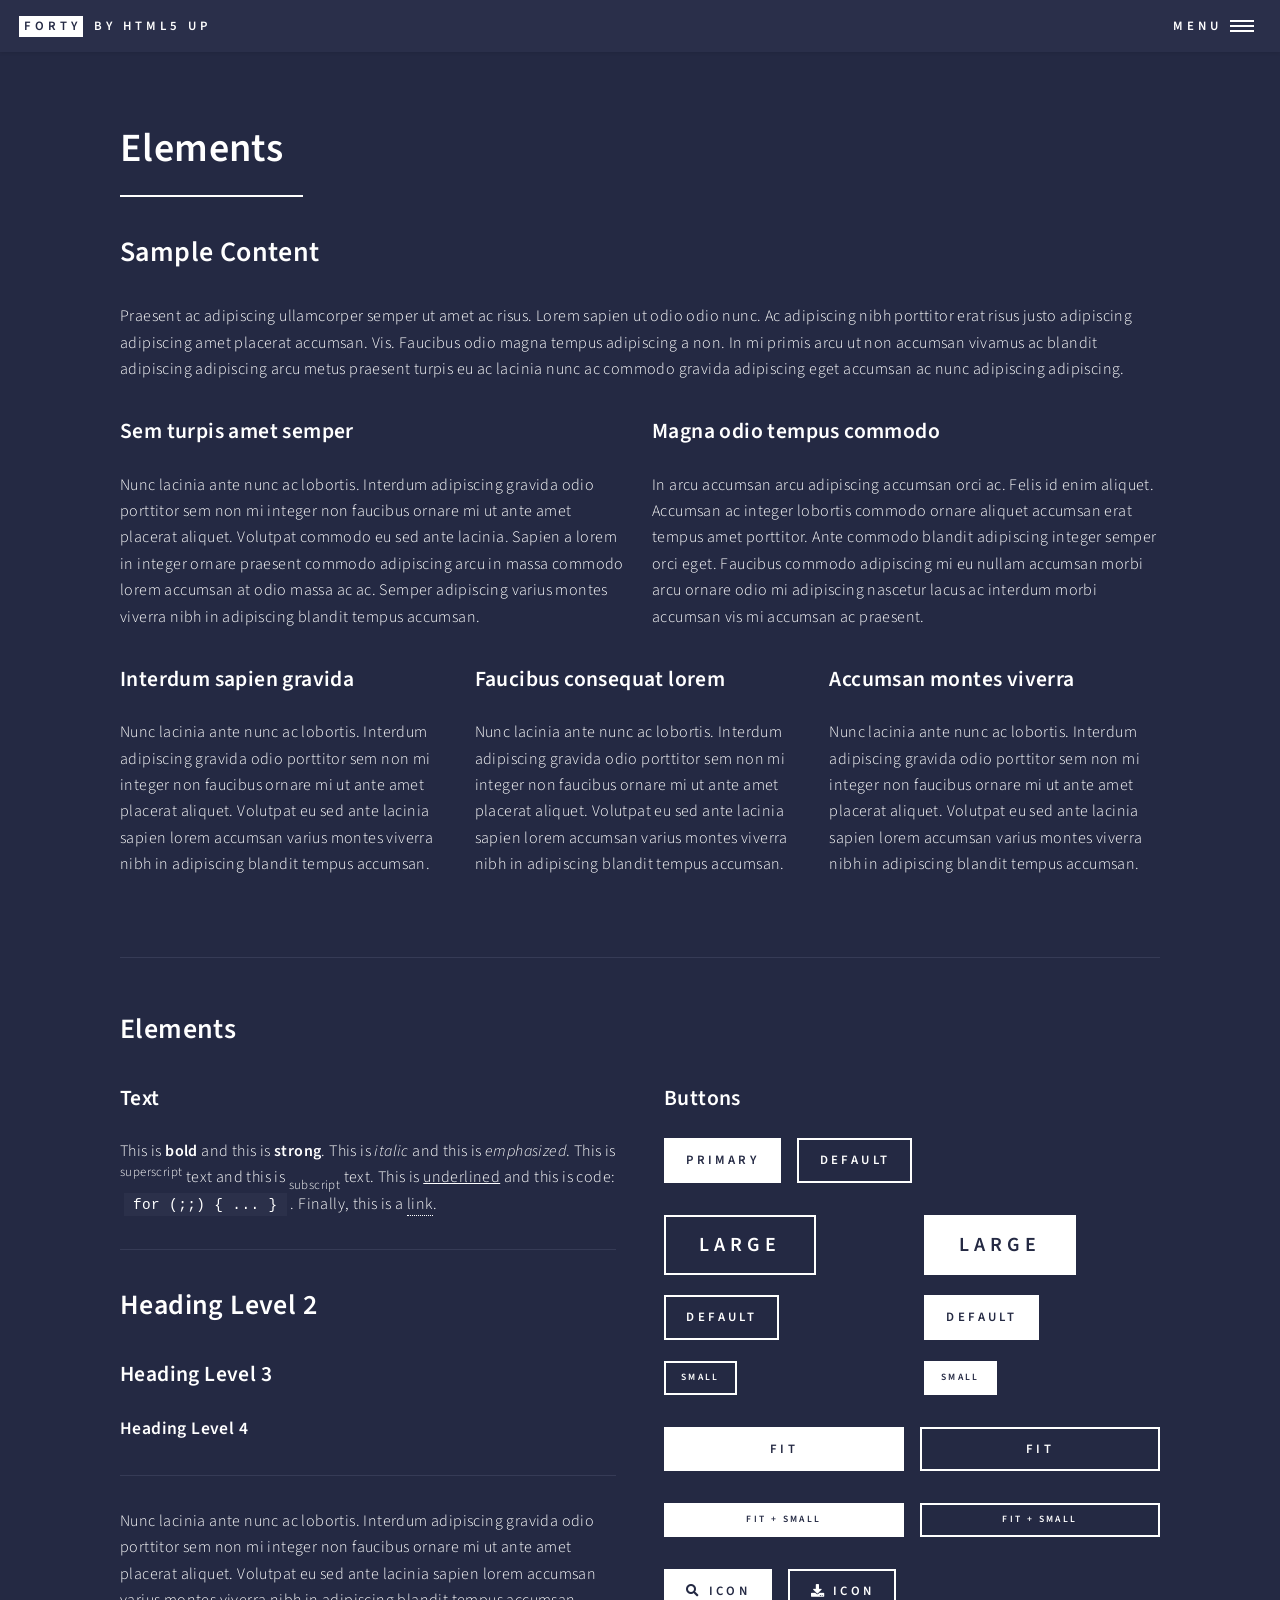
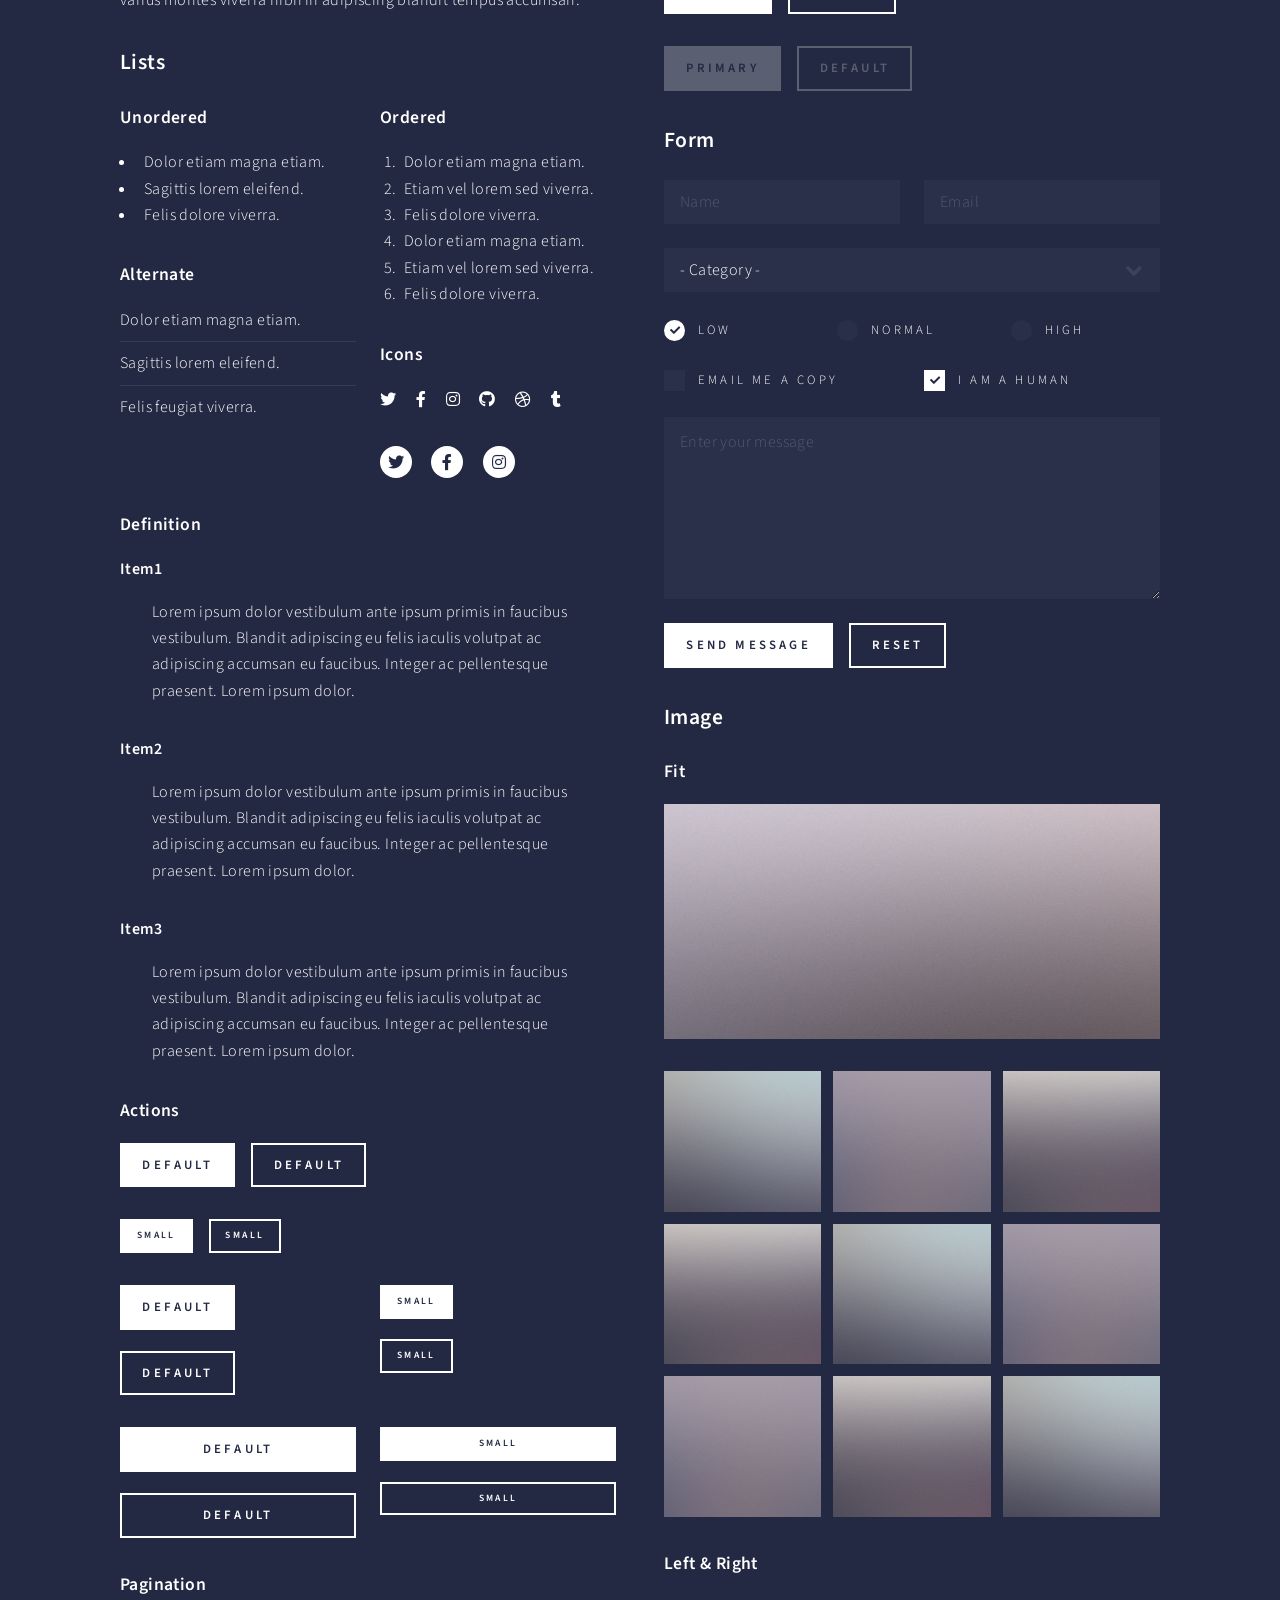
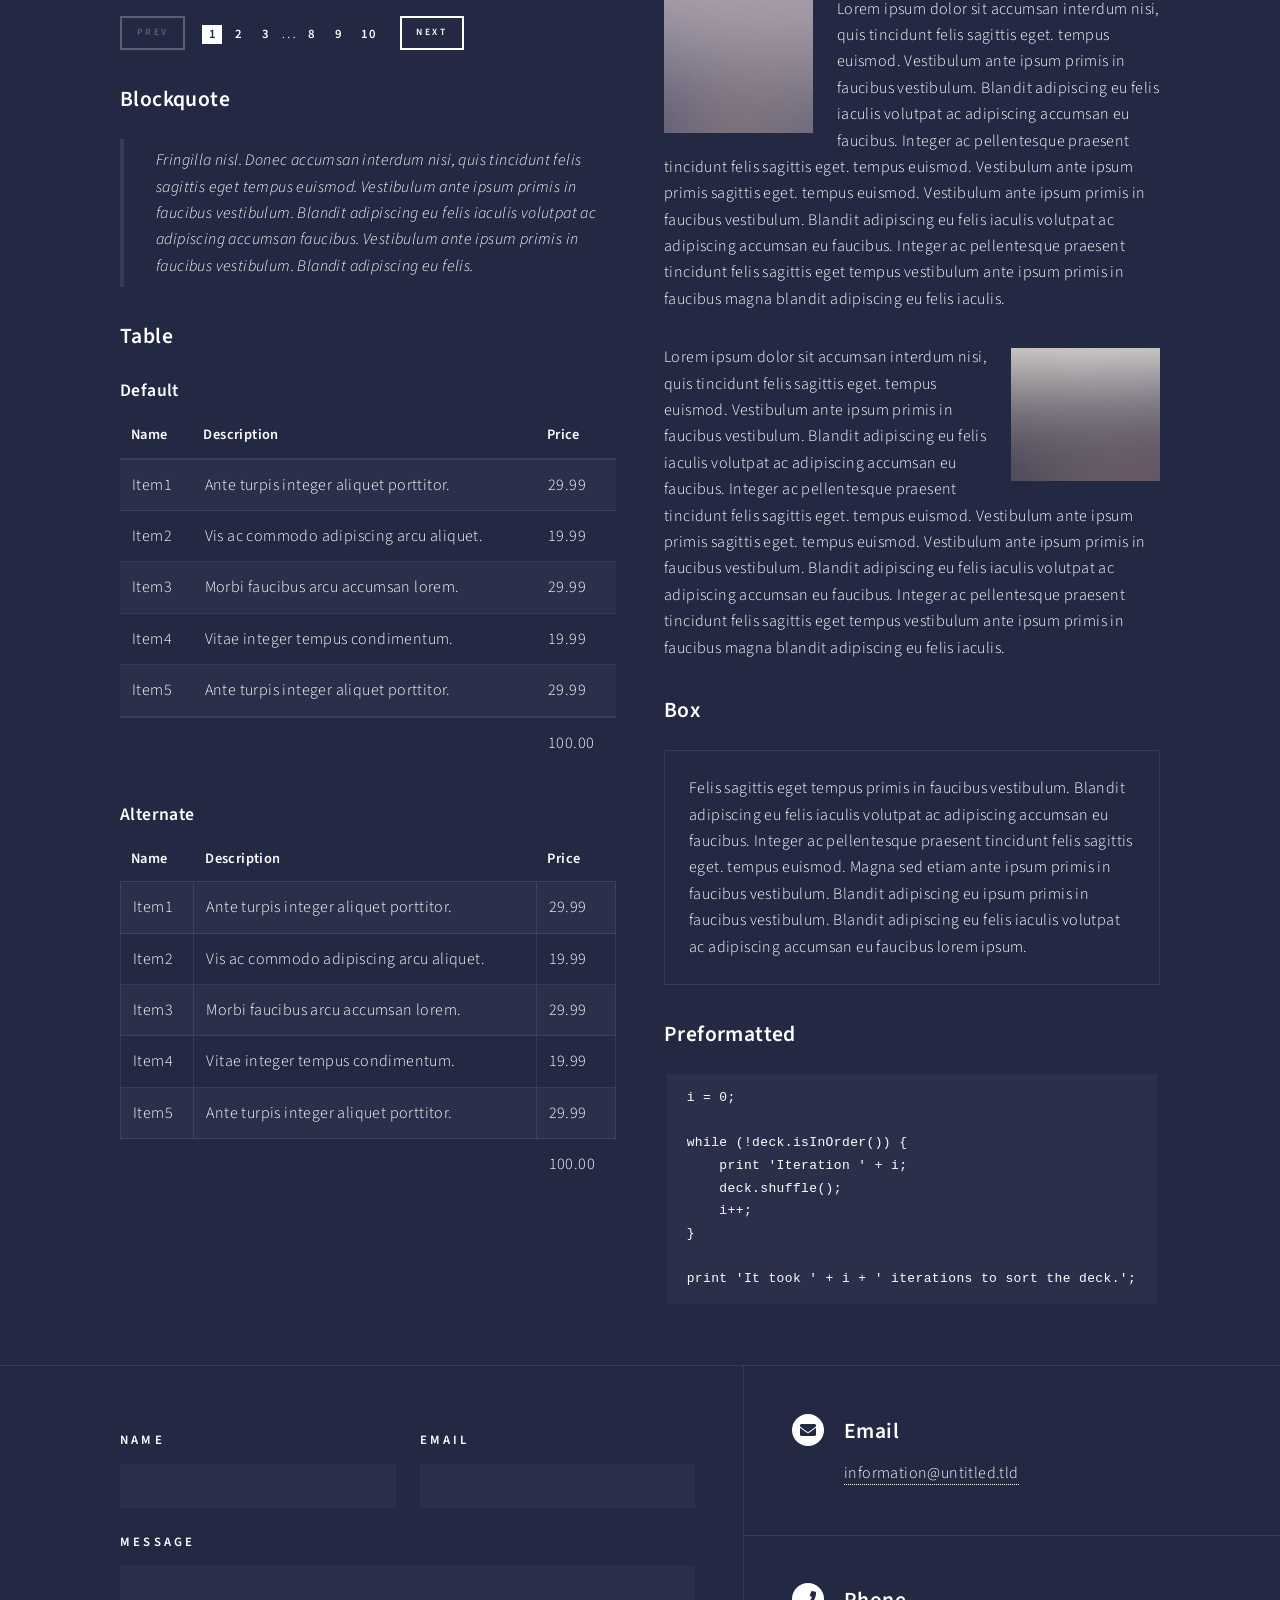
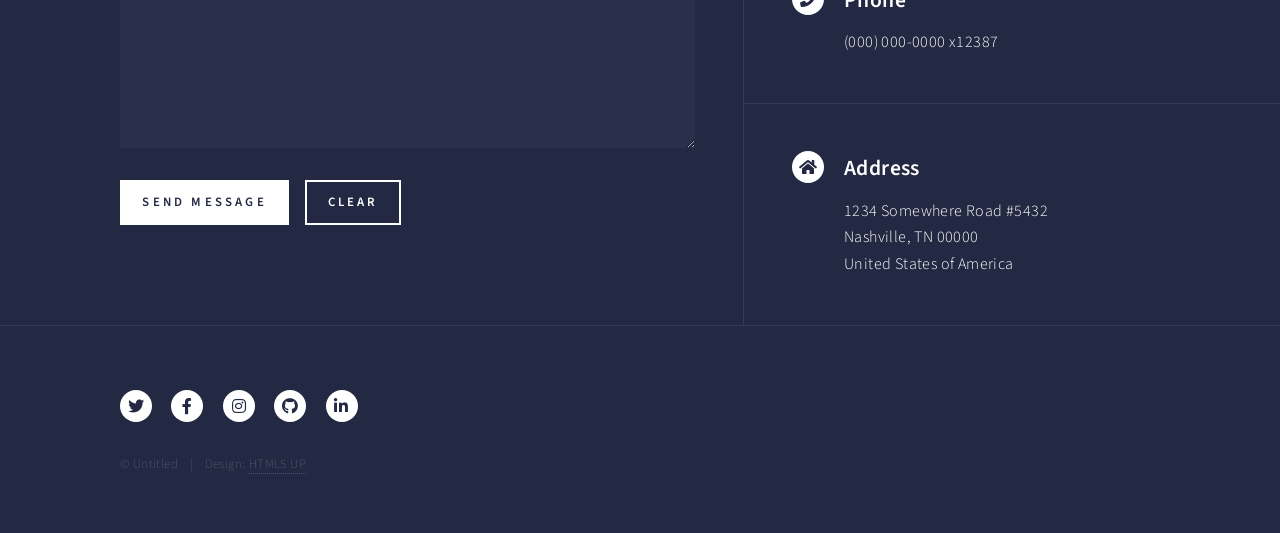
<file: elements.html>
<!DOCTYPE HTML>
<!--
	Forty by HTML5 UP
	html5up.net | @ajlkn
	Free for personal and commercial use under the CCA 3.0 license (html5up.net/license)
-->
<html>
	<head>
		<title>Elements - Forty by HTML5 UP</title>
		<meta charset="utf-8" />
		<meta name="viewport" content="width=device-width, initial-scale=1, user-scalable=no" />
		<link rel="stylesheet" href="assets/css/main.css" />
		<noscript><link rel="stylesheet" href="assets/css/noscript.css" /></noscript>
	</head>
	<body class="is-preload">

		<!-- Wrapper -->
			<div id="wrapper">

				<!-- Header -->
					<header id="header">
						<a href="index.html" class="logo"><strong>Forty</strong> <span>by HTML5 UP</span></a>
						<nav>
							<a href="#menu">Menu</a>
						</nav>
					</header>

				<!-- Menu -->
					<nav id="menu">
						<ul class="links">
							<li><a href="index.html">Home</a></li>
							<li><a href="landing.html">Landing</a></li>
							<li><a href="generic.html">Generic</a></li>
							<li><a href="elements.html">Elements</a></li>
						</ul>
						<ul class="actions stacked">
							<li><a href="#" class="button primary fit">Get Started</a></li>
							<li><a href="#" class="button fit">Log In</a></li>
						</ul>
					</nav>

				<!-- Main -->
					<div id="main" class="alt">

						<!-- One -->
							<section id="one">
								<div class="inner">
									<header class="major">
										<h1>Elements</h1>
									</header>

									<!-- Content -->
										<h2 id="content">Sample Content</h2>
										<p>Praesent ac adipiscing ullamcorper semper ut amet ac risus. Lorem sapien ut odio odio nunc. Ac adipiscing nibh porttitor erat risus justo adipiscing adipiscing amet placerat accumsan. Vis. Faucibus odio magna tempus adipiscing a non. In mi primis arcu ut non accumsan vivamus ac blandit adipiscing adipiscing arcu metus praesent turpis eu ac lacinia nunc ac commodo gravida adipiscing eget accumsan ac nunc adipiscing adipiscing.</p>
										<div class="row">
											<div class="col-6 col-12-small">
												<h3>Sem turpis amet semper</h3>
												<p>Nunc lacinia ante nunc ac lobortis. Interdum adipiscing gravida odio porttitor sem non mi integer non faucibus ornare mi ut ante amet placerat aliquet. Volutpat commodo eu sed ante lacinia. Sapien a lorem in integer ornare praesent commodo adipiscing arcu in massa commodo lorem accumsan at odio massa ac ac. Semper adipiscing varius montes viverra nibh in adipiscing blandit tempus accumsan.</p>
											</div>
											<div class="col-6 col-12-small">
												<h3>Magna odio tempus commodo</h3>
												<p>In arcu accumsan arcu adipiscing accumsan orci ac. Felis id enim aliquet. Accumsan ac integer lobortis commodo ornare aliquet accumsan erat tempus amet porttitor. Ante commodo blandit adipiscing integer semper orci eget. Faucibus commodo adipiscing mi eu nullam accumsan morbi arcu ornare odio mi adipiscing nascetur lacus ac interdum morbi accumsan vis mi accumsan ac praesent.</p>
											</div>
											<!-- Break -->
											<div class="col-4 col-12-medium">
												<h3>Interdum sapien gravida</h3>
												<p>Nunc lacinia ante nunc ac lobortis. Interdum adipiscing gravida odio porttitor sem non mi integer non faucibus ornare mi ut ante amet placerat aliquet. Volutpat eu sed ante lacinia sapien lorem accumsan varius montes viverra nibh in adipiscing blandit tempus accumsan.</p>
											</div>
											<div class="col-4 col-12-medium">
												<h3>Faucibus consequat lorem</h3>
												<p>Nunc lacinia ante nunc ac lobortis. Interdum adipiscing gravida odio porttitor sem non mi integer non faucibus ornare mi ut ante amet placerat aliquet. Volutpat eu sed ante lacinia sapien lorem accumsan varius montes viverra nibh in adipiscing blandit tempus accumsan.</p>
											</div>
											<div class="col-4 col-12-medium">
												<h3>Accumsan montes viverra</h3>
												<p>Nunc lacinia ante nunc ac lobortis. Interdum adipiscing gravida odio porttitor sem non mi integer non faucibus ornare mi ut ante amet placerat aliquet. Volutpat eu sed ante lacinia sapien lorem accumsan varius montes viverra nibh in adipiscing blandit tempus accumsan.</p>
											</div>
										</div>

									<hr class="major" />

									<!-- Elements -->
										<h2 id="elements">Elements</h2>
										<div class="row gtr-200">
											<div class="col-6 col-12-medium">

												<!-- Text stuff -->
													<h3>Text</h3>
													<p>This is <b>bold</b> and this is <strong>strong</strong>. This is <i>italic</i> and this is <em>emphasized</em>.
													This is <sup>superscript</sup> text and this is <sub>subscript</sub> text.
													This is <u>underlined</u> and this is code: <code>for (;;) { ... }</code>.
													Finally, this is a <a href="#">link</a>.</p>
													<hr />
													<h2>Heading Level 2</h2>
													<h3>Heading Level 3</h3>
													<h4>Heading Level 4</h4>
													<hr />
													<p>Nunc lacinia ante nunc ac lobortis. Interdum adipiscing gravida odio porttitor sem non mi integer non faucibus ornare mi ut ante amet placerat aliquet. Volutpat eu sed ante lacinia sapien lorem accumsan varius montes viverra nibh in adipiscing blandit tempus accumsan.</p>

												<!-- Lists -->
													<h3>Lists</h3>
													<div class="row">
														<div class="col-6 col-12-small">

															<h4>Unordered</h4>
															<ul>
																<li>Dolor etiam magna etiam.</li>
																<li>Sagittis lorem eleifend.</li>
																<li>Felis dolore viverra.</li>
															</ul>

															<h4>Alternate</h4>
															<ul class="alt">
																<li>Dolor etiam magna etiam.</li>
																<li>Sagittis lorem eleifend.</li>
																<li>Felis feugiat viverra.</li>
															</ul>

														</div>
														<div class="col-6 col-12-small">

															<h4>Ordered</h4>
															<ol>
																<li>Dolor etiam magna etiam.</li>
																<li>Etiam vel lorem sed viverra.</li>
																<li>Felis dolore viverra.</li>
																<li>Dolor etiam magna etiam.</li>
																<li>Etiam vel lorem sed viverra.</li>
																<li>Felis dolore viverra.</li>
															</ol>

															<h4>Icons</h4>
															<ul class="icons">
																<li><a href="#" class="icon brands fa-twitter"><span class="label">Twitter</span></a></li>
																<li><a href="#" class="icon brands fa-facebook-f"><span class="label">Facebook</span></a></li>
																<li><a href="#" class="icon brands fa-instagram"><span class="label">Instagram</span></a></li>
																<li><a href="#" class="icon brands fa-github"><span class="label">Github</span></a></li>
																<li><a href="#" class="icon brands fa-dribbble"><span class="label">Dribbble</span></a></li>
																<li><a href="#" class="icon brands fa-tumblr"><span class="label">Tumblr</span></a></li>
															</ul>
															<ul class="icons">
																<li><a href="#" class="icon brands alt fa-twitter"><span class="label">Twitter</span></a></li>
																<li><a href="#" class="icon brands alt fa-facebook-f"><span class="label">Facebook</span></a></li>
																<li><a href="#" class="icon brands alt fa-instagram"><span class="label">Instagram</span></a></li>
															</ul>

														</div>
													</div>
													<h4>Definition</h4>
													<dl>
														<dt>Item1</dt>
														<dd>
															<p>Lorem ipsum dolor vestibulum ante ipsum primis in faucibus vestibulum. Blandit adipiscing eu felis iaculis volutpat ac adipiscing accumsan eu faucibus. Integer ac pellentesque praesent. Lorem ipsum dolor.</p>
														</dd>
														<dt>Item2</dt>
														<dd>
															<p>Lorem ipsum dolor vestibulum ante ipsum primis in faucibus vestibulum. Blandit adipiscing eu felis iaculis volutpat ac adipiscing accumsan eu faucibus. Integer ac pellentesque praesent. Lorem ipsum dolor.</p>
														</dd>
														<dt>Item3</dt>
														<dd>
															<p>Lorem ipsum dolor vestibulum ante ipsum primis in faucibus vestibulum. Blandit adipiscing eu felis iaculis volutpat ac adipiscing accumsan eu faucibus. Integer ac pellentesque praesent. Lorem ipsum dolor.</p>
														</dd>
													</dl>

													<h4>Actions</h4>
													<ul class="actions">
														<li><a href="#" class="button primary">Default</a></li>
														<li><a href="#" class="button">Default</a></li>
													</ul>
													<ul class="actions small">
														<li><a href="#" class="button primary small">Small</a></li>
														<li><a href="#" class="button small">Small</a></li>
													</ul>
													<div class="row">
														<div class="col-6 col-12-small">
															<ul class="actions stacked">
																<li><a href="#" class="button primary">Default</a></li>
																<li><a href="#" class="button">Default</a></li>
															</ul>
														</div>
														<div class="col-6 col-12-small">
															<ul class="actions stacked">
																<li><a href="#" class="button primary small">Small</a></li>
																<li><a href="#" class="button small">Small</a></li>
															</ul>
														</div>
														<div class="col-6 col-12-small">
															<ul class="actions stacked">
																<li><a href="#" class="button primary fit">Default</a></li>
																<li><a href="#" class="button fit">Default</a></li>
															</ul>
														</div>
														<div class="col-6 col-12-small">
															<ul class="actions stacked">
																<li><a href="#" class="button primary small fit">Small</a></li>
																<li><a href="#" class="button small fit">Small</a></li>
															</ul>
														</div>
													</div>

													<h4>Pagination</h4>
													<ul class="pagination">
														<li><span class="button small disabled">Prev</span></li>
														<li><a href="#" class="page active">1</a></li>
														<li><a href="#" class="page">2</a></li>
														<li><a href="#" class="page">3</a></li>
														<li><span>&hellip;</span></li>
														<li><a href="#" class="page">8</a></li>
														<li><a href="#" class="page">9</a></li>
														<li><a href="#" class="page">10</a></li>
														<li><a href="#" class="button small">Next</a></li>
													</ul>

												<!-- Blockquote -->
													<h3>Blockquote</h3>
													<blockquote>Fringilla nisl. Donec accumsan interdum nisi, quis tincidunt felis sagittis eget tempus euismod. Vestibulum ante ipsum primis in faucibus vestibulum. Blandit adipiscing eu felis iaculis volutpat ac adipiscing accumsan faucibus. Vestibulum ante ipsum primis in faucibus vestibulum. Blandit adipiscing eu felis.</blockquote>

												<!-- Table -->
													<h3>Table</h3>

													<h4>Default</h4>
													<div class="table-wrapper">
														<table>
															<thead>
																<tr>
																	<th>Name</th>
																	<th>Description</th>
																	<th>Price</th>
																</tr>
															</thead>
															<tbody>
																<tr>
																	<td>Item1</td>
																	<td>Ante turpis integer aliquet porttitor.</td>
																	<td>29.99</td>
																</tr>
																<tr>
																	<td>Item2</td>
																	<td>Vis ac commodo adipiscing arcu aliquet.</td>
																	<td>19.99</td>
																</tr>
																<tr>
																	<td>Item3</td>
																	<td> Morbi faucibus arcu accumsan lorem.</td>
																	<td>29.99</td>
																</tr>
																<tr>
																	<td>Item4</td>
																	<td>Vitae integer tempus condimentum.</td>
																	<td>19.99</td>
																</tr>
																<tr>
																	<td>Item5</td>
																	<td>Ante turpis integer aliquet porttitor.</td>
																	<td>29.99</td>
																</tr>
															</tbody>
															<tfoot>
																<tr>
																	<td colspan="2"></td>
																	<td>100.00</td>
																</tr>
															</tfoot>
														</table>
													</div>

													<h4>Alternate</h4>
													<div class="table-wrapper">
														<table class="alt">
															<thead>
																<tr>
																	<th>Name</th>
																	<th>Description</th>
																	<th>Price</th>
																</tr>
															</thead>
															<tbody>
																<tr>
																	<td>Item1</td>
																	<td>Ante turpis integer aliquet porttitor.</td>
																	<td>29.99</td>
																</tr>
																<tr>
																	<td>Item2</td>
																	<td>Vis ac commodo adipiscing arcu aliquet.</td>
																	<td>19.99</td>
																</tr>
																<tr>
																	<td>Item3</td>
																	<td> Morbi faucibus arcu accumsan lorem.</td>
																	<td>29.99</td>
																</tr>
																<tr>
																	<td>Item4</td>
																	<td>Vitae integer tempus condimentum.</td>
																	<td>19.99</td>
																</tr>
																<tr>
																	<td>Item5</td>
																	<td>Ante turpis integer aliquet porttitor.</td>
																	<td>29.99</td>
																</tr>
															</tbody>
															<tfoot>
																<tr>
																	<td colspan="2"></td>
																	<td>100.00</td>
																</tr>
															</tfoot>
														</table>
													</div>

											</div>
											<div class="col-6 col-12-medium">

												<!-- Buttons -->
													<h3>Buttons</h3>
													<ul class="actions">
														<li><a href="#" class="button primary">Primary</a></li>
														<li><a href="#" class="button">Default</a></li>
													</ul>
													<div class="row">
														<div class="col-6 col-12-xsmall">
															<ul class="actions stacked">
																<li><a href="#" class="button large">Large</a></li>
																<li><a href="#" class="button">Default</a></li>
																<li><a href="#" class="button small">Small</a></li>
															</ul>
														</div>
														<div class="col-6 col-12-xsmall">
															<ul class="actions stacked">
																<li><a href="#" class="button primary large">Large</a></li>
																<li><a href="#" class="button primary">Default</a></li>
																<li><a href="#" class="button primary small">Small</a></li>
															</ul>
														</div>
													</div>
													<ul class="actions fit">
														<li><a href="#" class="button primary fit">Fit</a></li>
														<li><a href="#" class="button fit">Fit</a></li>
													</ul>
													<ul class="actions fit small">
														<li><a href="#" class="button primary fit small">Fit + Small</a></li>
														<li><a href="#" class="button fit small">Fit + Small</a></li>
													</ul>
													<ul class="actions">
														<li><a href="#" class="button primary icon solid fa-search">Icon</a></li>
														<li><a href="#" class="button icon solid fa-download">Icon</a></li>
													</ul>
													<ul class="actions">
														<li><span class="button primary disabled">Primary</span></li>
														<li><span class="button disabled">Default</span></li>
													</ul>

												<!-- Form -->
													<h3>Form</h3>

													<form method="post" action="#">
														<div class="row gtr-uniform">
															<div class="col-6 col-12-xsmall">
																<input type="text" name="demo-name" id="demo-name" value="" placeholder="Name" />
															</div>
															<div class="col-6 col-12-xsmall">
																<input type="email" name="demo-email" id="demo-email" value="" placeholder="Email" />
															</div>
															<!-- Break -->
															<div class="col-12">
																<select name="demo-category" id="demo-category">
																	<option value="">- Category -</option>
																	<option value="1">Manufacturing</option>
																	<option value="1">Shipping</option>
																	<option value="1">Administration</option>
																	<option value="1">Human Resources</option>
																</select>
															</div>
															<!-- Break -->
															<div class="col-4 col-12-small">
																<input type="radio" id="demo-priority-low" name="demo-priority" checked>
																<label for="demo-priority-low">Low</label>
															</div>
															<div class="col-4 col-12-small">
																<input type="radio" id="demo-priority-normal" name="demo-priority">
																<label for="demo-priority-normal">Normal</label>
															</div>
															<div class="col-4 col-12-small">
																<input type="radio" id="demo-priority-high" name="demo-priority">
																<label for="demo-priority-high">High</label>
															</div>
															<!-- Break -->
															<div class="col-6 col-12-small">
																<input type="checkbox" id="demo-copy" name="demo-copy">
																<label for="demo-copy">Email me a copy</label>
															</div>
															<div class="col-6 col-12-small">
																<input type="checkbox" id="demo-human" name="demo-human" checked>
																<label for="demo-human">I am a human</label>
															</div>
															<!-- Break -->
															<div class="col-12">
																<textarea name="demo-message" id="demo-message" placeholder="Enter your message" rows="6"></textarea>
															</div>
															<!-- Break -->
															<div class="col-12">
																<ul class="actions">
																	<li><input type="submit" value="Send Message" class="primary" /></li>
																	<li><input type="reset" value="Reset" /></li>
																</ul>
															</div>
														</div>
													</form>

												<!-- Image -->
													<h3>Image</h3>

													<h4>Fit</h4>
													<span class="image fit"><img src="images/pic03.jpg" alt="" /></span>
													<div class="box alt">
														<div class="row gtr-50 gtr-uniform">
															<div class="col-4"><span class="image fit"><img src="images/pic08.jpg" alt="" /></span></div>
															<div class="col-4"><span class="image fit"><img src="images/pic09.jpg" alt="" /></span></div>
															<div class="col-4"><span class="image fit"><img src="images/pic10.jpg" alt="" /></span></div>
															<!-- Break -->
															<div class="col-4"><span class="image fit"><img src="images/pic10.jpg" alt="" /></span></div>
															<div class="col-4"><span class="image fit"><img src="images/pic08.jpg" alt="" /></span></div>
															<div class="col-4"><span class="image fit"><img src="images/pic09.jpg" alt="" /></span></div>
															<!-- Break -->
															<div class="col-4"><span class="image fit"><img src="images/pic09.jpg" alt="" /></span></div>
															<div class="col-4"><span class="image fit"><img src="images/pic10.jpg" alt="" /></span></div>
															<div class="col-4"><span class="image fit"><img src="images/pic08.jpg" alt="" /></span></div>
														</div>
													</div>

													<h4>Left &amp; Right</h4>
													<p><span class="image left"><img src="images/pic09.jpg" alt="" /></span>Lorem ipsum dolor sit accumsan interdum nisi, quis tincidunt felis sagittis eget. tempus euismod. Vestibulum ante ipsum primis in faucibus vestibulum. Blandit adipiscing eu felis iaculis volutpat ac adipiscing accumsan eu faucibus. Integer ac pellentesque praesent tincidunt felis sagittis eget. tempus euismod. Vestibulum ante ipsum primis sagittis eget. tempus euismod. Vestibulum ante ipsum primis in faucibus vestibulum. Blandit adipiscing eu felis iaculis volutpat ac adipiscing accumsan eu faucibus. Integer ac pellentesque praesent tincidunt felis sagittis eget tempus vestibulum ante ipsum primis in faucibus magna blandit adipiscing eu felis iaculis.</p>
													<p><span class="image right"><img src="images/pic10.jpg" alt="" /></span>Lorem ipsum dolor sit accumsan interdum nisi, quis tincidunt felis sagittis eget. tempus euismod. Vestibulum ante ipsum primis in faucibus vestibulum. Blandit adipiscing eu felis iaculis volutpat ac adipiscing accumsan eu faucibus. Integer ac pellentesque praesent tincidunt felis sagittis eget. tempus euismod. Vestibulum ante ipsum primis sagittis eget. tempus euismod. Vestibulum ante ipsum primis in faucibus vestibulum. Blandit adipiscing eu felis iaculis volutpat ac adipiscing accumsan eu faucibus. Integer ac pellentesque praesent tincidunt felis sagittis eget tempus vestibulum ante ipsum primis in faucibus magna blandit adipiscing eu felis iaculis.</p>

												<!-- Box -->
													<h3>Box</h3>
													<div class="box">
														<p>Felis sagittis eget tempus primis in faucibus vestibulum. Blandit adipiscing eu felis iaculis volutpat ac adipiscing accumsan eu faucibus. Integer ac pellentesque praesent tincidunt felis sagittis eget. tempus euismod. Magna sed etiam ante ipsum primis in faucibus vestibulum. Blandit adipiscing eu ipsum primis in faucibus vestibulum. Blandit adipiscing eu felis iaculis volutpat ac adipiscing accumsan eu faucibus lorem ipsum.</p>
													</div>

												<!-- Preformatted Code -->
													<h3>Preformatted</h3>
													<pre><code>i = 0;

while (!deck.isInOrder()) {
    print 'Iteration ' + i;
    deck.shuffle();
    i++;
}

print 'It took ' + i + ' iterations to sort the deck.';
</code></pre>

											</div>
										</div>

								</div>
							</section>

					</div>

				<!-- Contact -->
					<section id="contact">
						<div class="inner">
							<section>
								<form method="post" action="#">
									<div class="fields">
										<div class="field half">
											<label for="name">Name</label>
											<input type="text" name="name" id="name" />
										</div>
										<div class="field half">
											<label for="email">Email</label>
											<input type="text" name="email" id="email" />
										</div>
										<div class="field">
											<label for="message">Message</label>
											<textarea name="message" id="message" rows="6"></textarea>
										</div>
									</div>
									<ul class="actions">
										<li><input type="submit" value="Send Message" class="primary" /></li>
										<li><input type="reset" value="Clear" /></li>
									</ul>
								</form>
							</section>
							<section class="split">
								<section>
									<div class="contact-method">
										<span class="icon solid alt fa-envelope"></span>
										<h3>Email</h3>
										<a href="#">information@untitled.tld</a>
									</div>
								</section>
								<section>
									<div class="contact-method">
										<span class="icon solid alt fa-phone"></span>
										<h3>Phone</h3>
										<span>(000) 000-0000 x12387</span>
									</div>
								</section>
								<section>
									<div class="contact-method">
										<span class="icon solid alt fa-home"></span>
										<h3>Address</h3>
										<span>1234 Somewhere Road #5432<br />
										Nashville, TN 00000<br />
										United States of America</span>
									</div>
								</section>
							</section>
						</div>
					</section>

				<!-- Footer -->
					<footer id="footer">
						<div class="inner">
							<ul class="icons">
								<li><a href="#" class="icon brands alt fa-twitter"><span class="label">Twitter</span></a></li>
								<li><a href="#" class="icon brands alt fa-facebook-f"><span class="label">Facebook</span></a></li>
								<li><a href="#" class="icon brands alt fa-instagram"><span class="label">Instagram</span></a></li>
								<li><a href="#" class="icon brands alt fa-github"><span class="label">GitHub</span></a></li>
								<li><a href="#" class="icon brands alt fa-linkedin-in"><span class="label">LinkedIn</span></a></li>
							</ul>
							<ul class="copyright">
								<li>&copy; Untitled</li><li>Design: <a href="https://html5up.net">HTML5 UP</a></li>
							</ul>
						</div>
					</footer>

			</div>

		<!-- Scripts -->
			<script src="assets/js/jquery.min.js"></script>
			<script src="assets/js/jquery.scrolly.min.js"></script>
			<script src="assets/js/jquery.scrollex.min.js"></script>
			<script src="assets/js/browser.min.js"></script>
			<script src="assets/js/breakpoints.min.js"></script>
			<script src="assets/js/util.js"></script>
			<script src="assets/js/main.js"></script>

	</body>
</html>
</file>
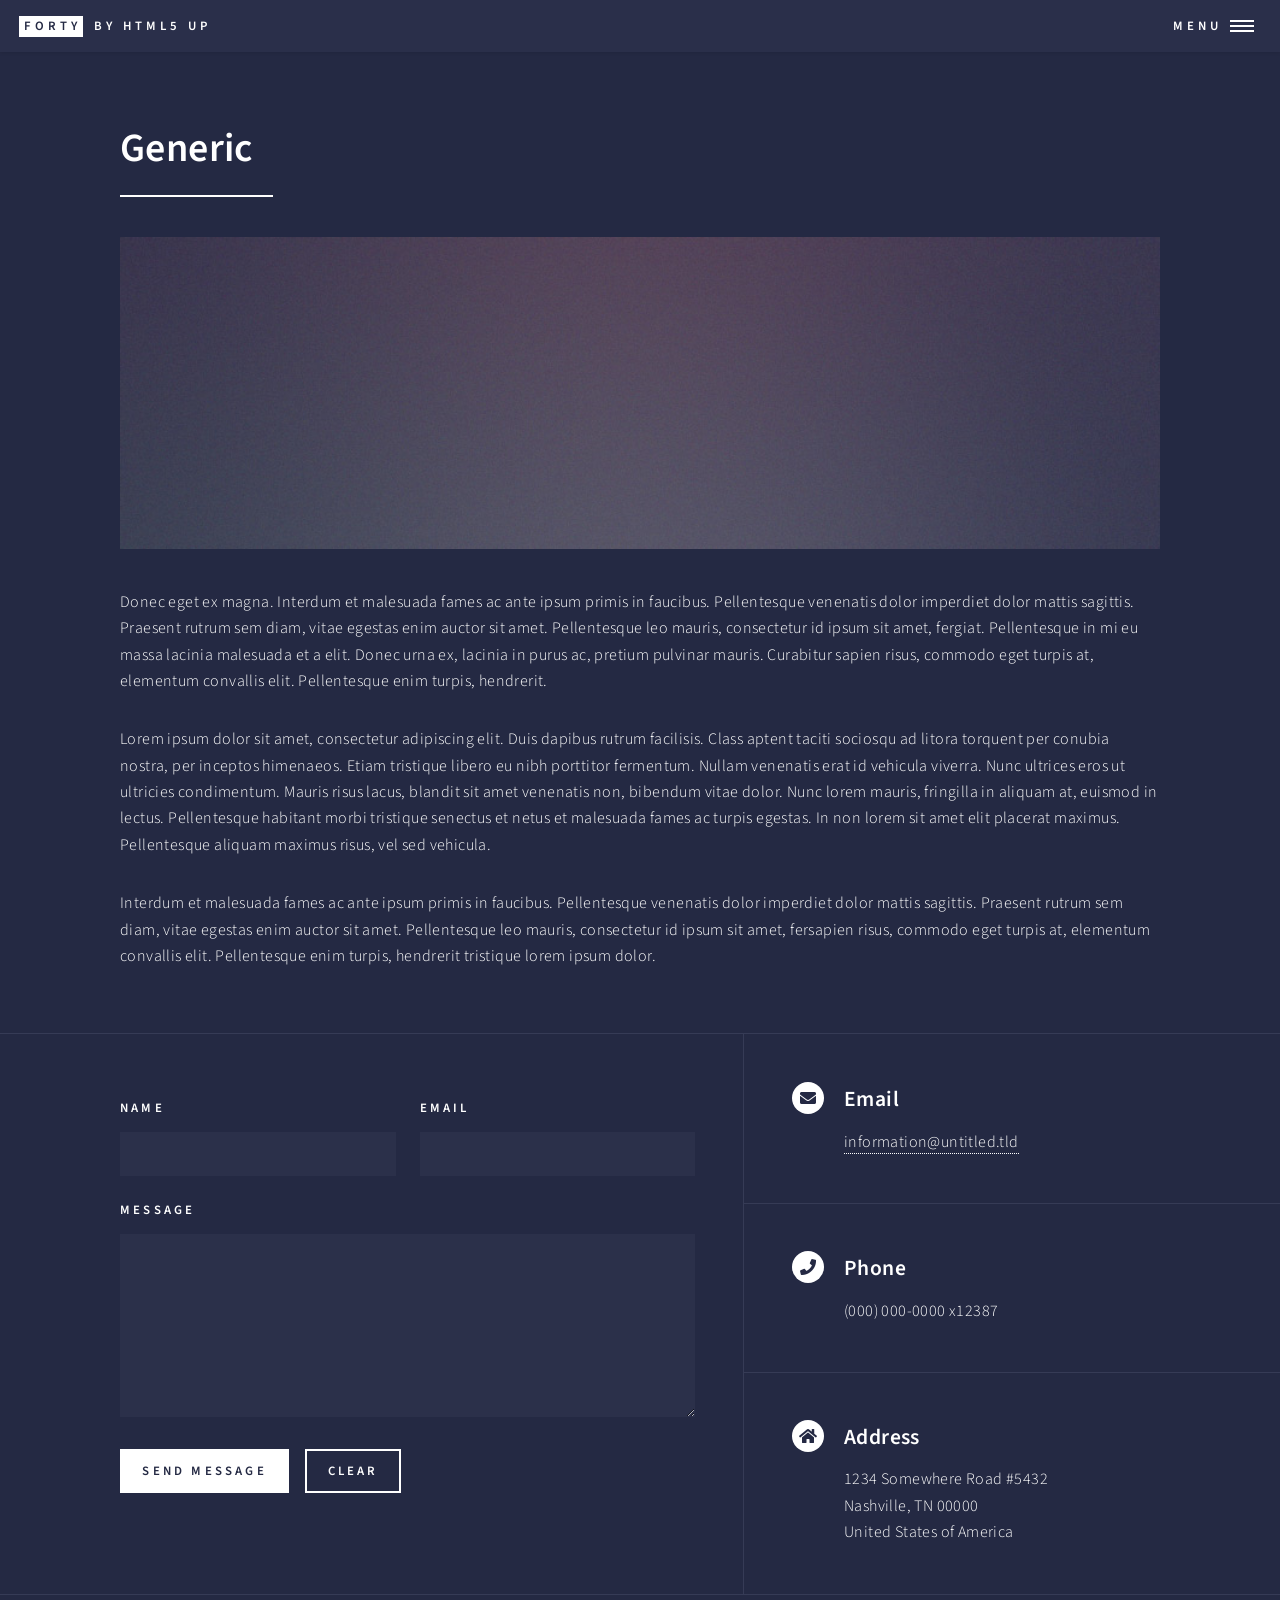
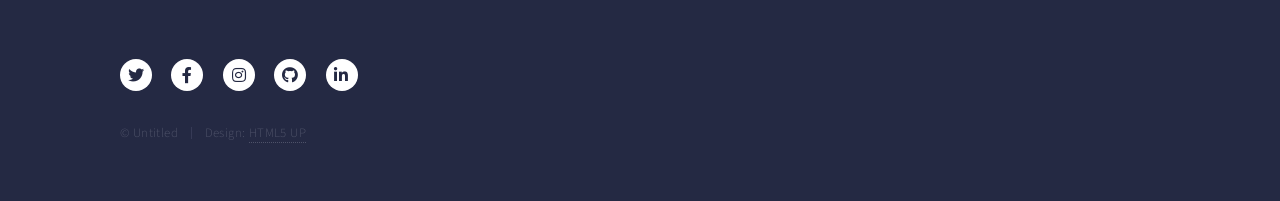
<file: generic.html>
<!DOCTYPE HTML>
<!--
	Forty by HTML5 UP
	html5up.net | @ajlkn
	Free for personal and commercial use under the CCA 3.0 license (html5up.net/license)
-->
<html>
	<head>
		<title>Generic - Forty by HTML5 UP</title>
		<meta charset="utf-8" />
		<meta name="viewport" content="width=device-width, initial-scale=1, user-scalable=no" />
		<link rel="stylesheet" href="assets/css/main.css" />
		<noscript><link rel="stylesheet" href="assets/css/noscript.css" /></noscript>
	</head>
	<body class="is-preload">

		<!-- Wrapper -->
			<div id="wrapper">

				<!-- Header -->
					<header id="header">
						<a href="index.html" class="logo"><strong>Forty</strong> <span>by HTML5 UP</span></a>
						<nav>
							<a href="#menu">Menu</a>
						</nav>
					</header>

				<!-- Menu -->
					<nav id="menu">
						<ul class="links">
							<li><a href="index.html">Home</a></li>
							<li><a href="landing.html">Landing</a></li>
							<li><a href="generic.html">Generic</a></li>
							<li><a href="elements.html">Elements</a></li>
						</ul>
						<ul class="actions stacked">
							<li><a href="#" class="button primary fit">Get Started</a></li>
							<li><a href="#" class="button fit">Log In</a></li>
						</ul>
					</nav>

				<!-- Main -->
					<div id="main" class="alt">

						<!-- One -->
							<section id="one">
								<div class="inner">
									<header class="major">
										<h1>Generic</h1>
									</header>
									<span class="image main"><img src="images/pic11.jpg" alt="" /></span>
									<p>Donec eget ex magna. Interdum et malesuada fames ac ante ipsum primis in faucibus. Pellentesque venenatis dolor imperdiet dolor mattis sagittis. Praesent rutrum sem diam, vitae egestas enim auctor sit amet. Pellentesque leo mauris, consectetur id ipsum sit amet, fergiat. Pellentesque in mi eu massa lacinia malesuada et a elit. Donec urna ex, lacinia in purus ac, pretium pulvinar mauris. Curabitur sapien risus, commodo eget turpis at, elementum convallis elit. Pellentesque enim turpis, hendrerit.</p>
									<p>Lorem ipsum dolor sit amet, consectetur adipiscing elit. Duis dapibus rutrum facilisis. Class aptent taciti sociosqu ad litora torquent per conubia nostra, per inceptos himenaeos. Etiam tristique libero eu nibh porttitor fermentum. Nullam venenatis erat id vehicula viverra. Nunc ultrices eros ut ultricies condimentum. Mauris risus lacus, blandit sit amet venenatis non, bibendum vitae dolor. Nunc lorem mauris, fringilla in aliquam at, euismod in lectus. Pellentesque habitant morbi tristique senectus et netus et malesuada fames ac turpis egestas. In non lorem sit amet elit placerat maximus. Pellentesque aliquam maximus risus, vel sed vehicula.</p>
									<p>Interdum et malesuada fames ac ante ipsum primis in faucibus. Pellentesque venenatis dolor imperdiet dolor mattis sagittis. Praesent rutrum sem diam, vitae egestas enim auctor sit amet. Pellentesque leo mauris, consectetur id ipsum sit amet, fersapien risus, commodo eget turpis at, elementum convallis elit. Pellentesque enim turpis, hendrerit tristique lorem ipsum dolor.</p>
								</div>
							</section>

					</div>

				<!-- Contact -->
					<section id="contact">
						<div class="inner">
							<section>
								<form method="post" action="#">
									<div class="fields">
										<div class="field half">
											<label for="name">Name</label>
											<input type="text" name="name" id="name" />
										</div>
										<div class="field half">
											<label for="email">Email</label>
											<input type="text" name="email" id="email" />
										</div>
										<div class="field">
											<label for="message">Message</label>
											<textarea name="message" id="message" rows="6"></textarea>
										</div>
									</div>
									<ul class="actions">
										<li><input type="submit" value="Send Message" class="primary" /></li>
										<li><input type="reset" value="Clear" /></li>
									</ul>
								</form>
							</section>
							<section class="split">
								<section>
									<div class="contact-method">
										<span class="icon solid alt fa-envelope"></span>
										<h3>Email</h3>
										<a href="#">information@untitled.tld</a>
									</div>
								</section>
								<section>
									<div class="contact-method">
										<span class="icon solid alt fa-phone"></span>
										<h3>Phone</h3>
										<span>(000) 000-0000 x12387</span>
									</div>
								</section>
								<section>
									<div class="contact-method">
										<span class="icon solid alt fa-home"></span>
										<h3>Address</h3>
										<span>1234 Somewhere Road #5432<br />
										Nashville, TN 00000<br />
										United States of America</span>
									</div>
								</section>
							</section>
						</div>
					</section>

				<!-- Footer -->
					<footer id="footer">
						<div class="inner">
							<ul class="icons">
								<li><a href="#" class="icon brands alt fa-twitter"><span class="label">Twitter</span></a></li>
								<li><a href="#" class="icon brands alt fa-facebook-f"><span class="label">Facebook</span></a></li>
								<li><a href="#" class="icon brands alt fa-instagram"><span class="label">Instagram</span></a></li>
								<li><a href="#" class="icon brands alt fa-github"><span class="label">GitHub</span></a></li>
								<li><a href="#" class="icon brands alt fa-linkedin-in"><span class="label">LinkedIn</span></a></li>
							</ul>
							<ul class="copyright">
								<li>&copy; Untitled</li><li>Design: <a href="https://html5up.net">HTML5 UP</a></li>
							</ul>
						</div>
					</footer>

			</div>

		<!-- Scripts -->
			<script src="assets/js/jquery.min.js"></script>
			<script src="assets/js/jquery.scrolly.min.js"></script>
			<script src="assets/js/jquery.scrollex.min.js"></script>
			<script src="assets/js/browser.min.js"></script>
			<script src="assets/js/breakpoints.min.js"></script>
			<script src="assets/js/util.js"></script>
			<script src="assets/js/main.js"></script>

	</body>
</html>
</file>
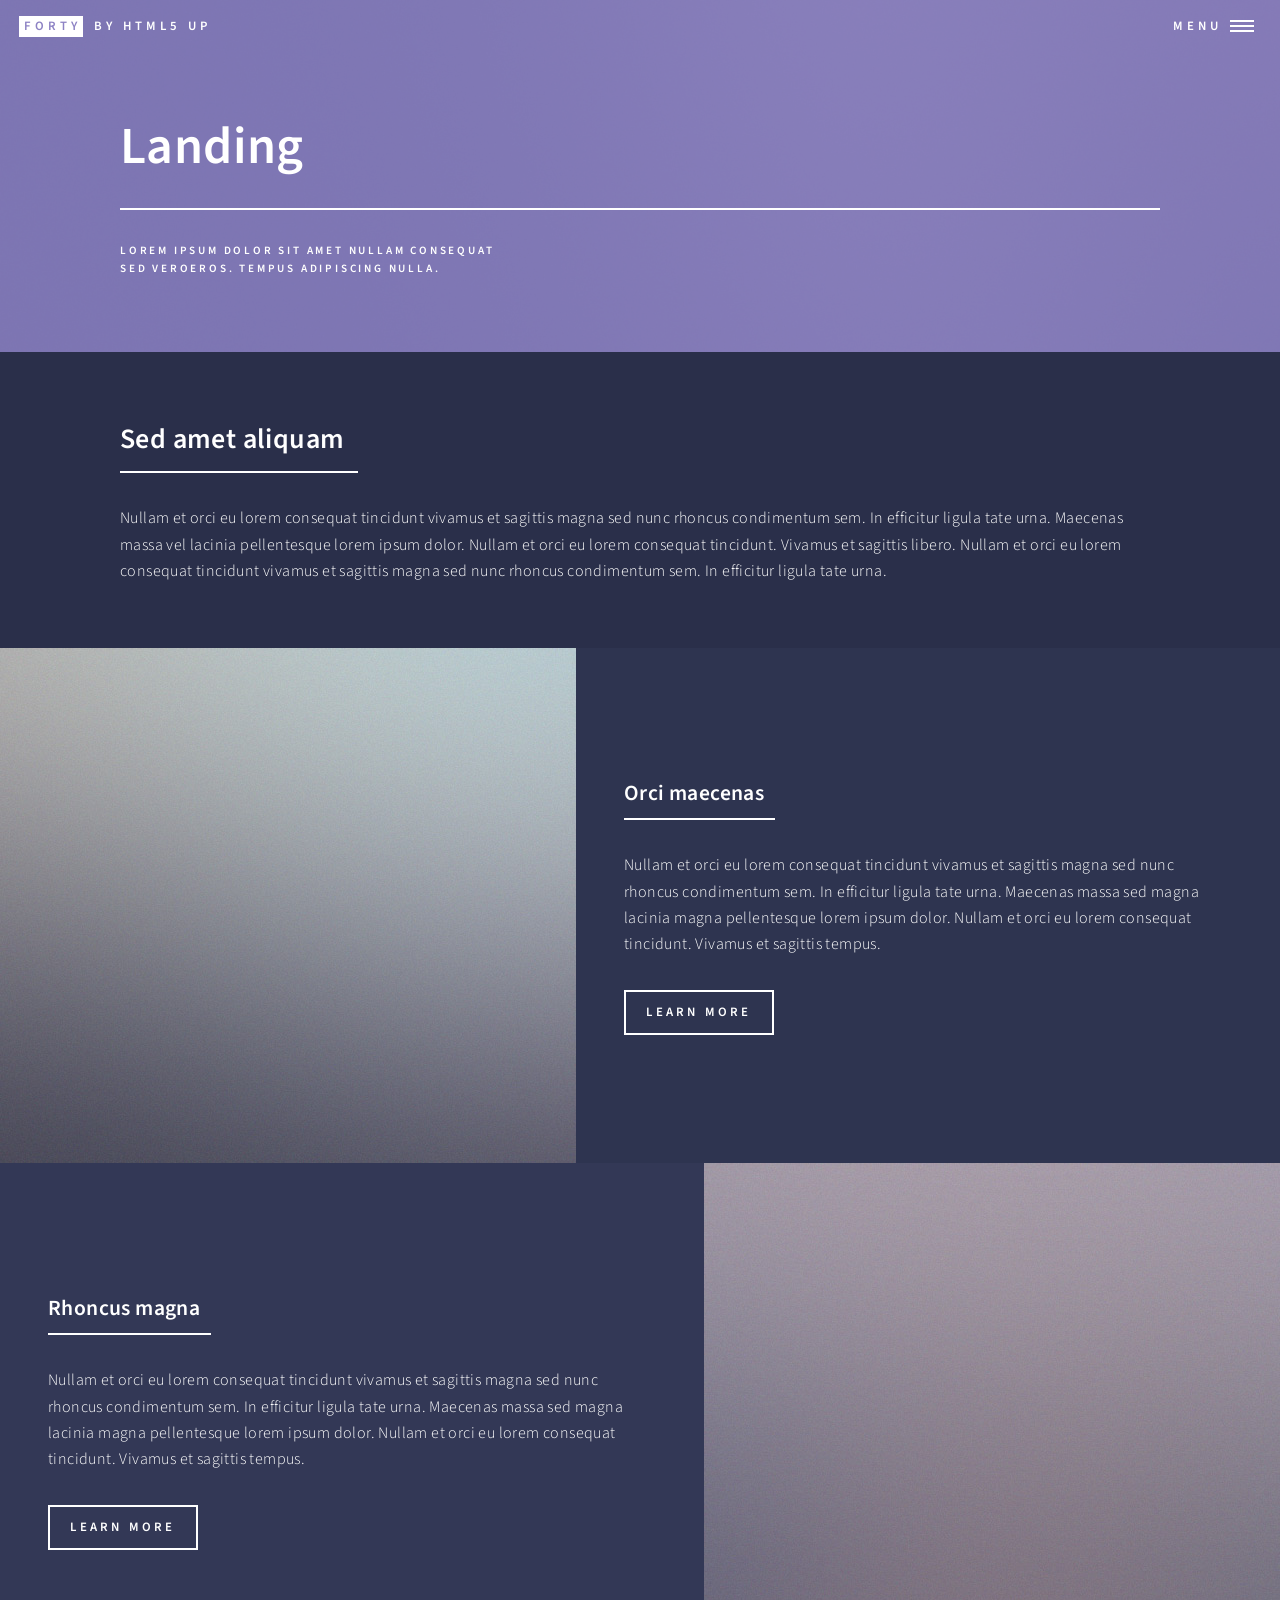
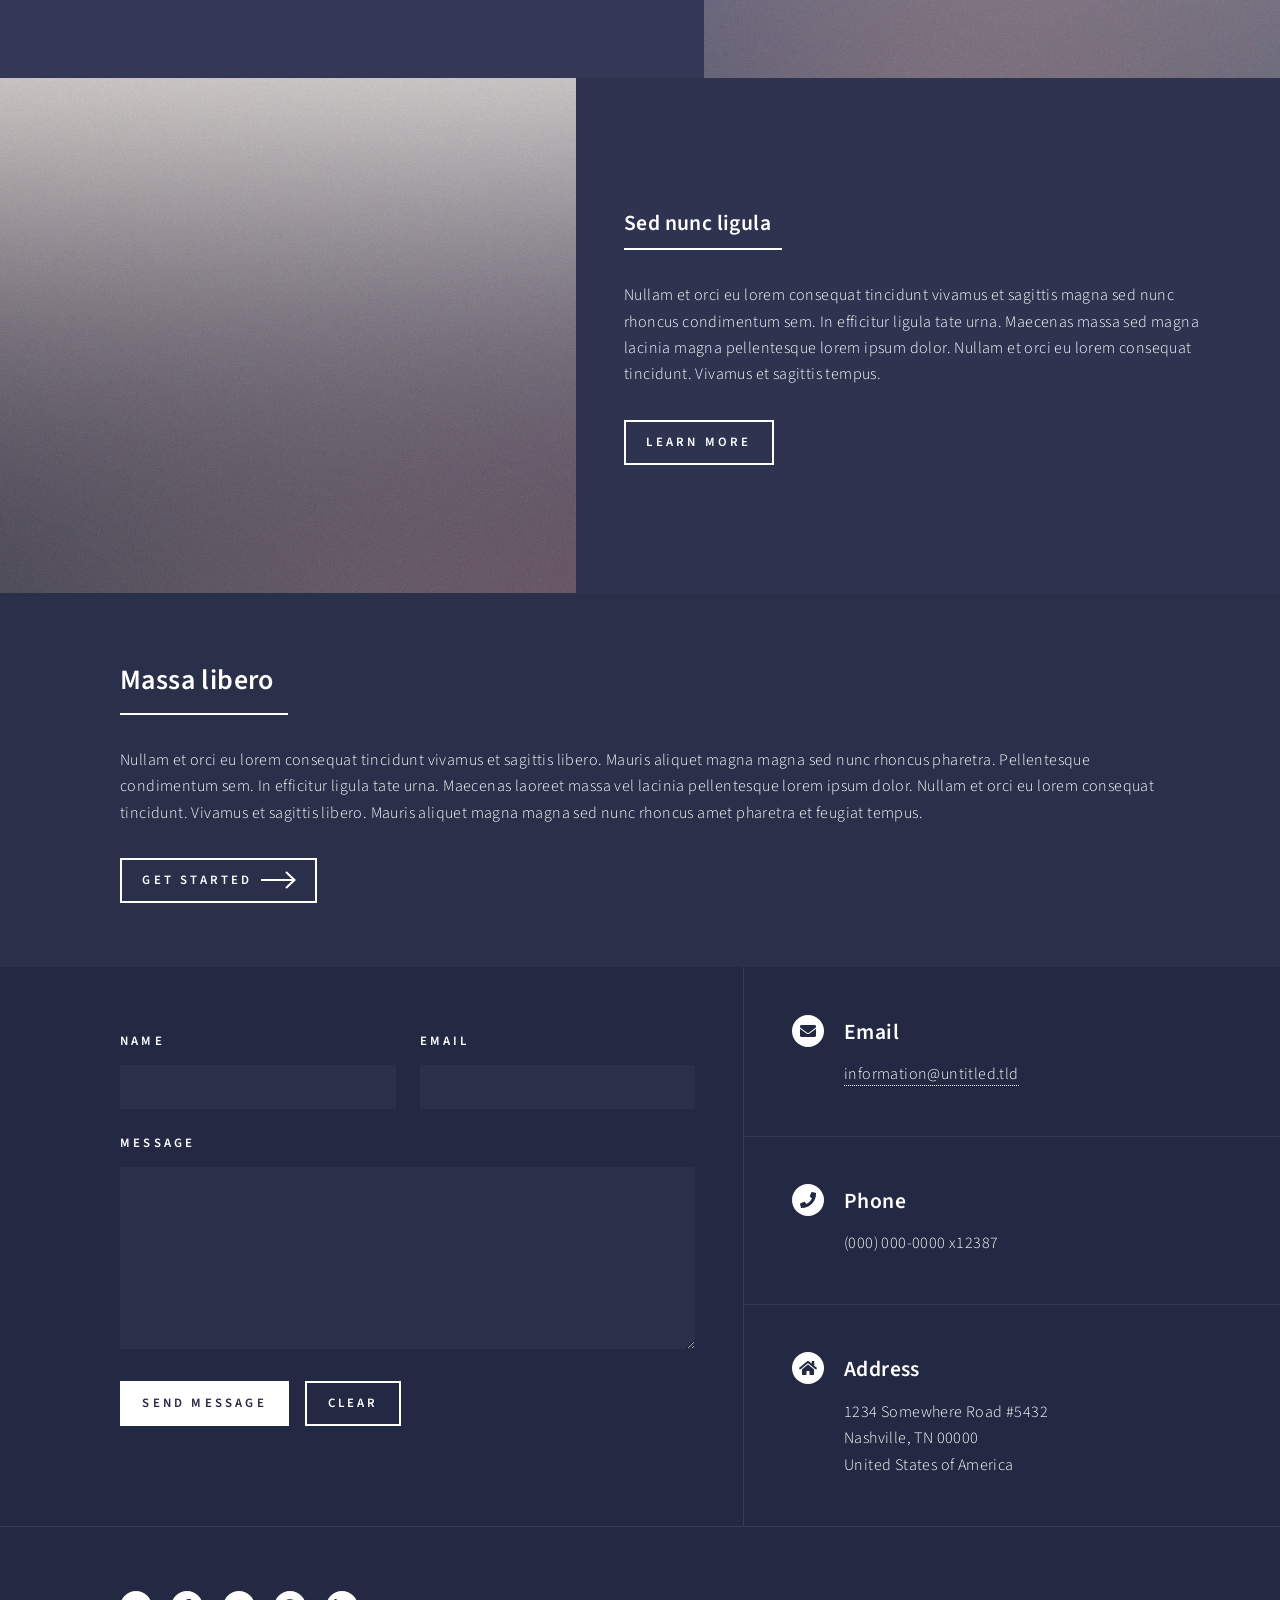
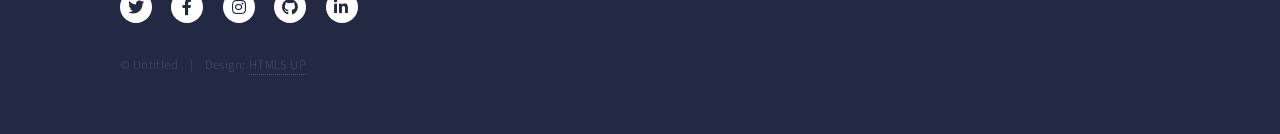
<file: landing.html>
<!DOCTYPE HTML>
<!--
	Forty by HTML5 UP
	html5up.net | @ajlkn
	Free for personal and commercial use under the CCA 3.0 license (html5up.net/license)
-->
<html>
	<head>
		<title>Landing - Forty by HTML5 UP</title>
		<meta charset="utf-8" />
		<meta name="viewport" content="width=device-width, initial-scale=1, user-scalable=no" />
		<link rel="stylesheet" href="assets/css/main.css" />
		<noscript><link rel="stylesheet" href="assets/css/noscript.css" /></noscript>
	</head>
	<body class="is-preload">

		<!-- Wrapper -->
			<div id="wrapper">

				<!-- Header -->
				<!-- Note: The "styleN" class below should match that of the banner element. -->
					<header id="header" class="alt style2">
						<a href="index.html" class="logo"><strong>Forty</strong> <span>by HTML5 UP</span></a>
						<nav>
							<a href="#menu">Menu</a>
						</nav>
					</header>

				<!-- Menu -->
					<nav id="menu">
						<ul class="links">
							<li><a href="index.html">Home</a></li>
							<li><a href="landing.html">Landing</a></li>
							<li><a href="generic.html">Generic</a></li>
							<li><a href="elements.html">Elements</a></li>
						</ul>
						<ul class="actions stacked">
							<li><a href="#" class="button primary fit">Get Started</a></li>
							<li><a href="#" class="button fit">Log In</a></li>
						</ul>
					</nav>

				<!-- Banner -->
				<!-- Note: The "styleN" class below should match that of the header element. -->
					<section id="banner" class="style2">
						<div class="inner">
							<span class="image">
								<img src="images/pic07.jpg" alt="" />
							</span>
							<header class="major">
								<h1>Landing</h1>
							</header>
							<div class="content">
								<p>Lorem ipsum dolor sit amet nullam consequat<br />
								sed veroeros. tempus adipiscing nulla.</p>
							</div>
						</div>
					</section>

				<!-- Main -->
					<div id="main">

						<!-- One -->
							<section id="one">
								<div class="inner">
									<header class="major">
										<h2>Sed amet aliquam</h2>
									</header>
									<p>Nullam et orci eu lorem consequat tincidunt vivamus et sagittis magna sed nunc rhoncus condimentum sem. In efficitur ligula tate urna. Maecenas massa vel lacinia pellentesque lorem ipsum dolor. Nullam et orci eu lorem consequat tincidunt. Vivamus et sagittis libero. Nullam et orci eu lorem consequat tincidunt vivamus et sagittis magna sed nunc rhoncus condimentum sem. In efficitur ligula tate urna.</p>
								</div>
							</section>

						<!-- Two -->
							<section id="two" class="spotlights">
								<section>
									<a href="generic.html" class="image">
										<img src="images/pic08.jpg" alt="" data-position="center center" />
									</a>
									<div class="content">
										<div class="inner">
											<header class="major">
												<h3>Orci maecenas</h3>
											</header>
											<p>Nullam et orci eu lorem consequat tincidunt vivamus et sagittis magna sed nunc rhoncus condimentum sem. In efficitur ligula tate urna. Maecenas massa sed magna lacinia magna pellentesque lorem ipsum dolor. Nullam et orci eu lorem consequat tincidunt. Vivamus et sagittis tempus.</p>
											<ul class="actions">
												<li><a href="generic.html" class="button">Learn more</a></li>
											</ul>
										</div>
									</div>
								</section>
								<section>
									<a href="generic.html" class="image">
										<img src="images/pic09.jpg" alt="" data-position="top center" />
									</a>
									<div class="content">
										<div class="inner">
											<header class="major">
												<h3>Rhoncus magna</h3>
											</header>
											<p>Nullam et orci eu lorem consequat tincidunt vivamus et sagittis magna sed nunc rhoncus condimentum sem. In efficitur ligula tate urna. Maecenas massa sed magna lacinia magna pellentesque lorem ipsum dolor. Nullam et orci eu lorem consequat tincidunt. Vivamus et sagittis tempus.</p>
											<ul class="actions">
												<li><a href="generic.html" class="button">Learn more</a></li>
											</ul>
										</div>
									</div>
								</section>
								<section>
									<a href="generic.html" class="image">
										<img src="images/pic10.jpg" alt="" data-position="25% 25%" />
									</a>
									<div class="content">
										<div class="inner">
											<header class="major">
												<h3>Sed nunc ligula</h3>
											</header>
											<p>Nullam et orci eu lorem consequat tincidunt vivamus et sagittis magna sed nunc rhoncus condimentum sem. In efficitur ligula tate urna. Maecenas massa sed magna lacinia magna pellentesque lorem ipsum dolor. Nullam et orci eu lorem consequat tincidunt. Vivamus et sagittis tempus.</p>
											<ul class="actions">
												<li><a href="generic.html" class="button">Learn more</a></li>
											</ul>
										</div>
									</div>
								</section>
							</section>

						<!-- Three -->
							<section id="three">
								<div class="inner">
									<header class="major">
										<h2>Massa libero</h2>
									</header>
									<p>Nullam et orci eu lorem consequat tincidunt vivamus et sagittis libero. Mauris aliquet magna magna sed nunc rhoncus pharetra. Pellentesque condimentum sem. In efficitur ligula tate urna. Maecenas laoreet massa vel lacinia pellentesque lorem ipsum dolor. Nullam et orci eu lorem consequat tincidunt. Vivamus et sagittis libero. Mauris aliquet magna magna sed nunc rhoncus amet pharetra et feugiat tempus.</p>
									<ul class="actions">
										<li><a href="generic.html" class="button next">Get Started</a></li>
									</ul>
								</div>
							</section>

					</div>

				<!-- Contact -->
					<section id="contact">
						<div class="inner">
							<section>
								<form method="post" action="#">
									<div class="fields">
										<div class="field half">
											<label for="name">Name</label>
											<input type="text" name="name" id="name" />
										</div>
										<div class="field half">
											<label for="email">Email</label>
											<input type="text" name="email" id="email" />
										</div>
										<div class="field">
											<label for="message">Message</label>
											<textarea name="message" id="message" rows="6"></textarea>
										</div>
									</div>
									<ul class="actions">
										<li><input type="submit" value="Send Message" class="primary" /></li>
										<li><input type="reset" value="Clear" /></li>
									</ul>
								</form>
							</section>
							<section class="split">
								<section>
									<div class="contact-method">
										<span class="icon solid alt fa-envelope"></span>
										<h3>Email</h3>
										<a href="#">information@untitled.tld</a>
									</div>
								</section>
								<section>
									<div class="contact-method">
										<span class="icon solid alt fa-phone"></span>
										<h3>Phone</h3>
										<span>(000) 000-0000 x12387</span>
									</div>
								</section>
								<section>
									<div class="contact-method">
										<span class="icon solid alt fa-home"></span>
										<h3>Address</h3>
										<span>1234 Somewhere Road #5432<br />
										Nashville, TN 00000<br />
										United States of America</span>
									</div>
								</section>
							</section>
						</div>
					</section>

				<!-- Footer -->
					<footer id="footer">
						<div class="inner">
							<ul class="icons">
								<li><a href="#" class="icon brands alt fa-twitter"><span class="label">Twitter</span></a></li>
								<li><a href="#" class="icon brands alt fa-facebook-f"><span class="label">Facebook</span></a></li>
								<li><a href="#" class="icon brands alt fa-instagram"><span class="label">Instagram</span></a></li>
								<li><a href="#" class="icon brands alt fa-github"><span class="label">GitHub</span></a></li>
								<li><a href="#" class="icon brands alt fa-linkedin-in"><span class="label">LinkedIn</span></a></li>
							</ul>
							<ul class="copyright">
								<li>&copy; Untitled</li><li>Design: <a href="https://html5up.net">HTML5 UP</a></li>
							</ul>
						</div>
					</footer>

			</div>

		<!-- Scripts -->
			<script src="assets/js/jquery.min.js"></script>
			<script src="assets/js/jquery.scrolly.min.js"></script>
			<script src="assets/js/jquery.scrollex.min.js"></script>
			<script src="assets/js/browser.min.js"></script>
			<script src="assets/js/breakpoints.min.js"></script>
			<script src="assets/js/util.js"></script>
			<script src="assets/js/main.js"></script>

	</body>
</html>
</file>
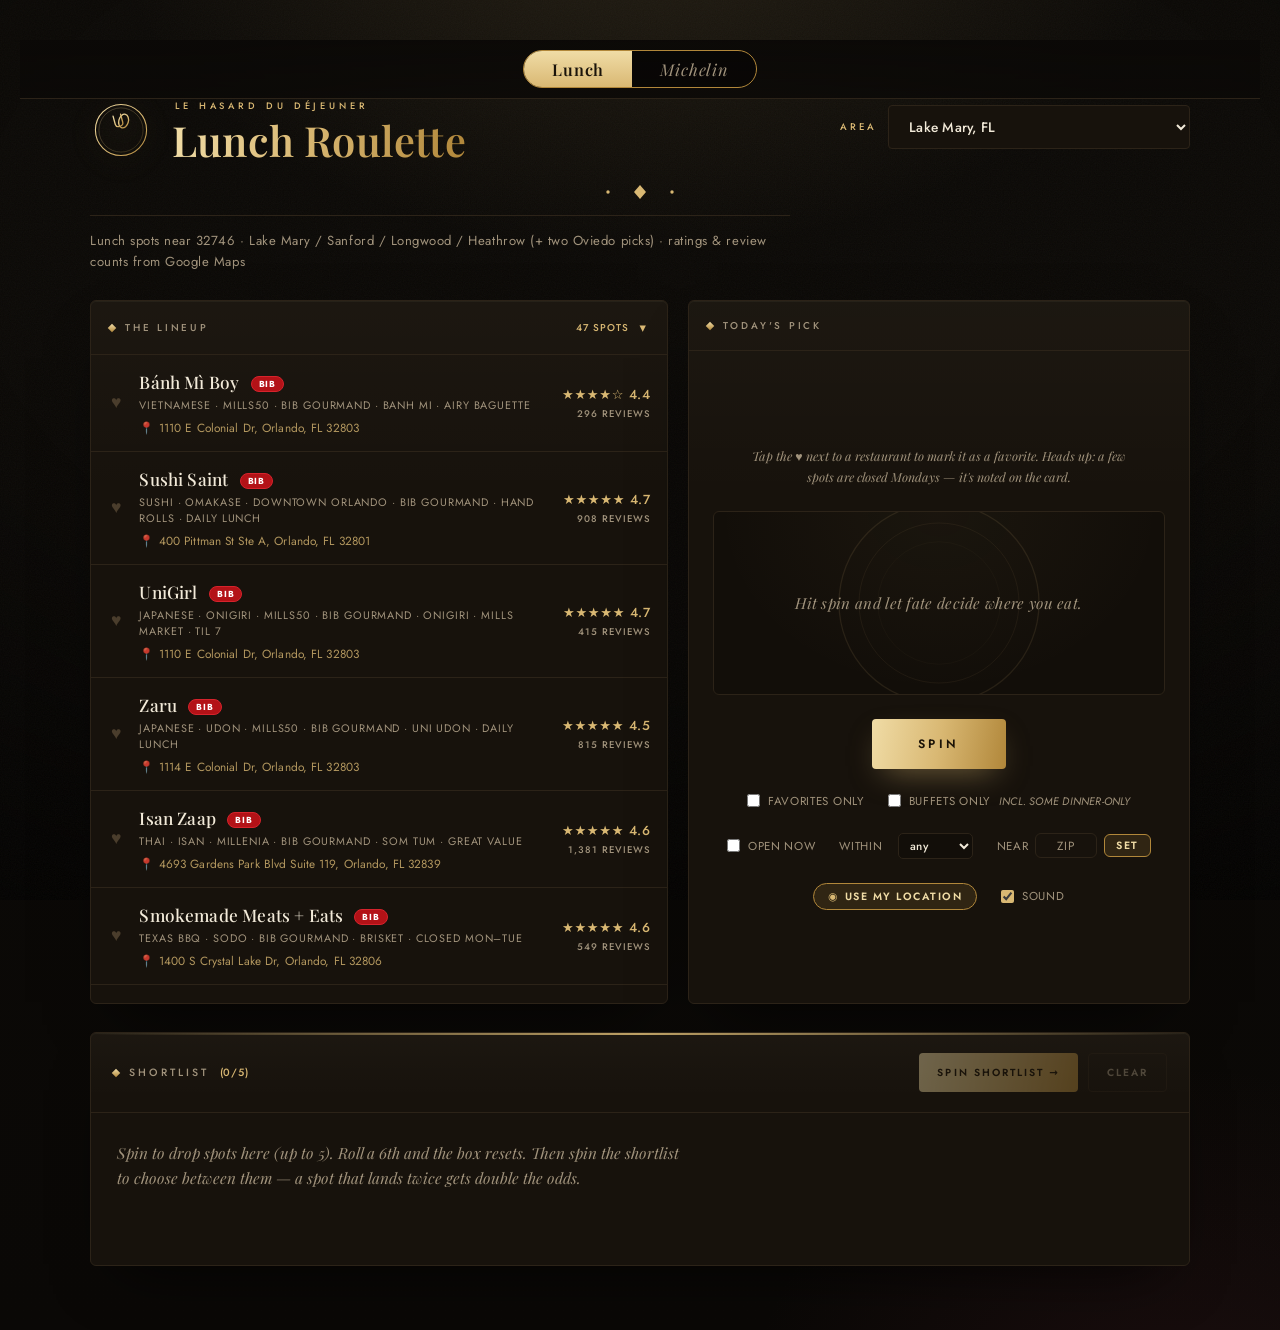
<file: lunch.html>
<!DOCTYPE html>
<html lang="en">
<head>
<meta charset="UTF-8">
<meta name="viewport" content="width=device-width, initial-scale=1.0">
<title>Lunch Roulette</title>
<link rel="preconnect" href="https://fonts.googleapis.com">
<link rel="preconnect" href="https://fonts.gstatic.com" crossorigin>
<link href="https://fonts.googleapis.com/css2?family=Playfair+Display:ital,wght@0,400;0,500;0,600;0,700;1,500;1,600&family=Jost:wght@300;400;500;600&display=swap" rel="stylesheet">
<style>
  :root{
    --bg:#0b0907;
    --panel:#17120c;
    --panel2:#120e09;
    --line:#2c2318;
    --gold:#d9b873;
    --gold-lt:#f0dca6;
    --gold-dp:#b1873a;
    --rose:#c08a92;
    --wine:#7c2f3e;
    --text:#f2ead9;
    --dim:#a1937c;
    --serif:"Playfair Display", Georgia, "Times New Roman", serif;
    --sans:"Jost","Segoe UI",system-ui,-apple-system,sans-serif;
  }
  *{box-sizing:border-box;margin:0;padding:0}
  ::selection{background:rgba(217,184,115,.28);color:#fff}
  body{
    font-family:var(--sans);
    color:var(--text);
    min-height:100vh;
    padding:40px 20px 64px;
    position:relative;
    background:
      radial-gradient(ellipse 70% 45% at 50% -8%, rgba(217,184,115,.12), transparent 60%),
      radial-gradient(ellipse 55% 45% at 92% 108%, rgba(124,47,62,.15), transparent 62%),
      linear-gradient(180deg,#0c0a07,#0a0806);
  }
  body::before{
    content:"";position:fixed;inset:0;pointer-events:none;z-index:0;
    background:radial-gradient(ellipse 100% 85% at 50% 28%, transparent 52%, rgba(0,0,0,.6));
  }
  body::after{
    content:"";position:fixed;inset:0;pointer-events:none;z-index:0;opacity:.04;
    background-image:url("data:image/svg+xml,%3Csvg xmlns='http://www.w3.org/2000/svg' width='180' height='180'%3E%3Cfilter id='n'%3E%3CfeTurbulence type='fractalNoise' baseFrequency='0.85' numOctaves='2'/%3E%3C/filter%3E%3Crect width='100%25' height='100%25' filter='url(%23n)'/%3E%3C/svg%3E");
  }
  header,.wrap,.shortlist{position:relative;z-index:1}

  header{max-width:1100px;margin:0 auto 28px}
  .title-row{display:flex;align-items:flex-end;justify-content:space-between;gap:18px;flex-wrap:wrap}
  h1{
    font-family:var(--serif);font-weight:600;font-size:2.6rem;line-height:1.04;letter-spacing:.005em;
    background:linear-gradient(92deg,var(--gold-lt),var(--gold) 45%,var(--gold-dp));
    -webkit-background-clip:text;background-clip:text;color:transparent;
  }
  header p{
    color:var(--dim);font-size:.82rem;margin-top:14px;letter-spacing:.04em;max-width:700px;line-height:1.6;
    border-top:1px solid var(--line);padding-top:14px;
  }
  .region-picker{display:flex;align-items:center;gap:11px;padding-bottom:6px}
  .region-picker label{font-size:.6rem;letter-spacing:.3em;text-transform:uppercase;color:var(--gold);font-weight:500}
  #region{
    font-family:var(--sans);font-size:.86rem;font-weight:500;color:var(--text);letter-spacing:.02em;
    background:var(--panel);border:1px solid var(--line);border-radius:4px;padding:10px 16px;cursor:pointer;outline:none;
  }
  #region:focus{border-color:var(--gold);box-shadow:0 0 0 1px var(--gold-dp)}

  .wrap{max-width:1100px;margin:0 auto;display:grid;grid-template-columns:1.15fr 1fr;gap:20px}
  @media (max-width:820px){.wrap{grid-template-columns:1fr}}

  .panel{
    background:linear-gradient(180deg, rgba(255,240,210,.022), transparent 28%), var(--panel);
    border:1px solid var(--line);border-radius:6px;overflow:hidden;display:flex;flex-direction:column;
    box-shadow:0 28px 64px -30px rgba(0,0,0,.85), inset 0 1px 0 rgba(255,240,210,.045);
  }
  .panel-head{
    padding:17px 18px;border-bottom:1px solid var(--line);
    display:flex;align-items:center;justify-content:space-between;gap:10px;
    font-size:.62rem;letter-spacing:.28em;text-transform:uppercase;color:var(--dim);font-weight:500;
  }
  .panel-head>span:first-child{display:flex;align-items:center;gap:10px}
  .panel-head>span:first-child::before{
    content:"";width:6px;height:6px;transform:rotate(45deg);flex-shrink:0;
    background:linear-gradient(135deg,var(--gold-lt),var(--gold-dp));
  }
  .panel-head .count{color:var(--gold);letter-spacing:.08em;font-weight:500}

  .list{overflow-y:auto;max-height:72vh;scrollbar-width:thin;scrollbar-color:var(--gold-dp) transparent}
  #lineupHead{cursor:pointer;outline:none}
  #lineupHead .head-right{display:flex;align-items:center;gap:11px}
  #lineupHead .chev{color:var(--gold);font-size:.8rem;transition:transform .25s ease;transform:rotate(0deg)}
  #lineupPanel.collapsed #lineupHead .chev{transform:rotate(-90deg)}
  #lineupPanel.collapsed .list{display:none}
  #lineupHead:focus-visible{box-shadow:inset 0 0 0 1px var(--gold-dp)}
  @media (max-width:820px){
    .list{max-height:none;overflow:visible}
  }
  .list::-webkit-scrollbar{width:8px}
  .list::-webkit-scrollbar-thumb{background:var(--line);border-radius:4px}
  .list::-webkit-scrollbar-track{background:transparent}
  .row{
    display:flex;align-items:center;gap:14px;padding:15px 16px;border-bottom:1px solid var(--line);transition:background .2s;
  }
  .row:last-child{border-bottom:none}
  .row:hover{background:rgba(217,184,115,.05)}
  .row.highlight{background:rgba(217,184,115,.09);box-shadow:inset 3px 0 0 var(--gold)}
  .fav-btn{
    background:none;border:none;cursor:pointer;font-size:1.1rem;line-height:1;
    color:#4a3d2c;transition:color .2s,transform .1s;flex-shrink:0;padding:4px;
  }
  .fav-btn:hover{transform:scale(1.2);color:var(--rose)}
  .fav-btn.on{color:var(--rose);text-shadow:0 0 10px rgba(192,138,146,.55)}
  .info{flex:1;min-width:0}
  .name{font-family:var(--serif);font-weight:500;font-size:1.08rem;letter-spacing:.01em;color:var(--text)}
  .meta{color:var(--dim);font-size:.68rem;margin-top:4px;letter-spacing:.08em;text-transform:uppercase}
  .addr{display:block;font-size:.74rem;margin-top:6px}
  .addr a,.pick-addr a{color:var(--gold);text-decoration:none;opacity:.8;letter-spacing:.01em}
  .addr a:hover,.pick-addr a:hover{text-decoration:underline;opacity:1}
  .pick-addr{font-size:.8rem}
  .rating{
    font-family:var(--sans);font-size:.82rem;color:var(--gold);font-weight:500;letter-spacing:.05em;
    flex-shrink:0;text-align:right;
  }
  .rating .n{display:block;color:var(--dim);font-size:.6rem;margin-top:3px;letter-spacing:.1em;text-transform:uppercase}

  .picker-body{flex:1;display:flex;flex-direction:column;align-items:center;justify-content:center;padding:40px 24px;gap:24px;min-height:380px}
  .slot{
    width:100%;min-height:184px;border-radius:6px;border:1px solid var(--line);
    background:radial-gradient(ellipse at top, rgba(217,184,115,.045), transparent 70%), var(--panel2);
    display:flex;flex-direction:column;align-items:center;justify-content:center;
    padding:28px 22px;text-align:center;gap:11px;position:relative;
  }
  .slot.landed{border-color:var(--gold);box-shadow:0 0 0 1px rgba(217,184,115,.5),0 0 44px -10px rgba(217,184,115,.45)}
  .slot .placeholder{color:var(--dim);font-size:.95rem;letter-spacing:.02em;font-style:italic;font-family:var(--serif)}
  .slot .pick-name{font-family:var(--serif);font-size:1.75rem;font-weight:600;letter-spacing:.01em;line-height:1.15}
  .slot.landed .pick-name{
    background:linear-gradient(92deg,var(--gold-lt),var(--gold) 50%,var(--gold-dp));
    -webkit-background-clip:text;background-clip:text;color:transparent;
  }
  .slot .pick-meta{color:var(--dim);font-size:.7rem;letter-spacing:.1em;text-transform:uppercase}
  .slot .pick-rating{color:var(--gold);font-family:var(--sans);font-size:.92rem;letter-spacing:.05em}
  .slot .pick-fav{color:var(--rose);font-size:.66rem;letter-spacing:.2em;text-transform:uppercase}

  .spin-btn{
    font-family:var(--sans);font-weight:600;letter-spacing:.28em;text-transform:uppercase;font-size:.76rem;
    color:#1a1206;background:linear-gradient(100deg,var(--gold-lt),var(--gold) 50%,var(--gold-dp));
    border:none;border-radius:4px;padding:16px 46px;cursor:pointer;
    transition:transform .12s,box-shadow .2s,filter .2s;box-shadow:0 12px 32px -12px rgba(217,184,115,.55);
  }
  .spin-btn:hover{transform:translateY(-2px);box-shadow:0 18px 40px -12px rgba(217,184,115,.65);filter:brightness(1.06)}
  .spin-btn:active{transform:translateY(0)}
  .spin-btn:disabled{opacity:.45;cursor:default;transform:none;filter:grayscale(.3)}

  .opts{display:flex;gap:24px;flex-wrap:wrap;justify-content:center;color:var(--dim);font-size:.72rem;letter-spacing:.06em}
  .opts label{display:flex;align-items:center;gap:8px;cursor:pointer;user-select:none;text-transform:uppercase}
  .opts input{accent-color:var(--gold)}
  .opt-select{text-transform:uppercase}
  .opts label.opt-disabled{opacity:.32;cursor:not-allowed}
  .opts .zip-field{display:flex;align-items:center;gap:7px}
  .opts #zipInput{width:62px;background:var(--panel);border:1px solid var(--line);color:var(--text);border-radius:6px;padding:3px 8px;font-family:var(--sans);font-size:.74rem;letter-spacing:.12em;text-align:center}
  .opts #zipInput:focus{outline:none;border-color:var(--gold-dp)}
  .opts #zipInput::placeholder{color:var(--dim);letter-spacing:.1em}
  .opts #zipBtn{background:rgba(177,135,58,.16);border:1px solid var(--gold-dp);color:var(--gold-lt);border-radius:6px;padding:3px 11px;font-family:var(--sans);font-size:.66rem;font-weight:600;letter-spacing:.14em;text-transform:uppercase;cursor:pointer;transition:background .15s ease}
  .opts #zipBtn:hover{background:rgba(177,135,58,.32)}
  .opts #locBtn{background:rgba(177,135,58,.16);border:1px solid var(--gold-dp);color:var(--gold-lt);border-radius:999px;padding:5px 14px;font-family:var(--sans);font-size:.66rem;font-weight:600;letter-spacing:.14em;text-transform:uppercase;cursor:pointer;transition:background .15s ease}
  .opts #locBtn::before{content:"\25c9";margin-right:6px;color:var(--gold)}
  .opts #locBtn:hover{background:rgba(177,135,58,.32)}
  .opts #locBtn.busy{opacity:.6;cursor:default}
  .opts .opt-note{font-size:.68rem;font-style:italic;color:var(--dim);letter-spacing:.02em;margin-left:1px}
  .badge-dinner{display:inline-block;vertical-align:middle;font-size:.56rem;font-weight:600;letter-spacing:.14em;text-transform:uppercase;color:var(--gold-lt);background:rgba(177,135,58,.18);border:1px solid var(--gold-dp);border-radius:999px;padding:1px 7px;margin-left:7px;font-family:var(--sans);position:relative;top:-1px}
  .slot .badge-dinner{font-size:.6rem;margin-left:9px}
  .badge-bib{display:inline-block;vertical-align:middle;font-size:.55rem;font-weight:700;letter-spacing:.1em;text-transform:uppercase;color:#fff;background:#b31217;border:1px solid #d6232c;border-radius:999px;padding:1px 7px;margin-left:7px;font-family:var(--sans);position:relative;top:-1px}
  .slot .badge-bib{font-size:.6rem;margin-left:9px}
  .opts input:disabled{cursor:not-allowed}
  .opts select{
    font-family:var(--sans);font-size:.72rem;font-weight:500;color:var(--text);letter-spacing:.06em;
    background:var(--panel2);border:1px solid var(--line);border-radius:5px;padding:3px 7px;margin-left:7px;cursor:pointer;outline:none;
  }
  .opts select:focus{border-color:var(--gold);box-shadow:0 0 0 1px var(--gold-dp)}
  .note{color:var(--dim);font-size:.78rem;text-align:center;max-width:380px;line-height:1.7;font-style:italic;font-family:var(--serif)}

  /* bonus round */
  .slot.event{
    border-color:var(--gold);
    background:radial-gradient(ellipse at center, rgba(217,184,115,.13), var(--panel2));
    animation:jackpot 1.2s ease-in-out infinite;
  }
  @keyframes jackpot{
    0%,100%{box-shadow:0 0 0 1px var(--gold),0 0 36px -6px rgba(217,184,115,.5)}
    50%{box-shadow:0 0 0 1px var(--rose),0 0 48px -6px rgba(192,138,146,.5)}
  }
  .event-tag{color:var(--gold);font-size:.64rem;letter-spacing:.36em;text-transform:uppercase;font-weight:500}
  .event-emoji{font-size:2.7rem;line-height:1}
  .slot.event .pick-name{
    background:linear-gradient(92deg,var(--gold-lt),var(--rose));
    -webkit-background-clip:text;background-clip:text;color:transparent;
  }
  .event-go{
    margin-top:10px;font-family:var(--sans);font-weight:600;letter-spacing:.16em;text-transform:uppercase;font-size:.7rem;
    color:#1a1206;background:linear-gradient(100deg,var(--gold-lt),var(--gold-dp));
    border:none;border-radius:4px;padding:13px 26px;cursor:pointer;
    box-shadow:0 12px 28px -10px rgba(217,184,115,.55);transition:transform .12s;
  }
  .event-go:hover{transform:translateY(-2px)}
  .event-go:active{transform:translateY(0)}

  /* shortlist */
  .shortlist{max-width:1100px;margin:20px auto 0}
  .sl-actions{display:flex;gap:10px}
  .sl-btn{
    font-family:var(--sans);font-size:.62rem;font-weight:600;letter-spacing:.2em;text-transform:uppercase;
    color:#1a1206;background:linear-gradient(100deg,var(--gold-lt),var(--gold-dp));
    border:none;border-radius:4px;padding:10px 16px;cursor:pointer;transition:transform .12s,filter .2s;
  }
  .sl-btn:hover:not(:disabled){transform:translateY(-1px);filter:brightness(1.06)}
  .sl-btn.ghost{background:transparent;color:var(--dim);border:1px solid var(--line)}
  .sl-btn.ghost:hover:not(:disabled){border-color:var(--gold);color:var(--gold)}
  .sl-btn:disabled{opacity:.4;cursor:default}
  .sl-body{padding:18px}
  .sl-chips{display:flex;flex-wrap:wrap;gap:10px}
  .sl-empty{color:var(--dim);font-size:.86rem;padding:4px 2px;line-height:1.6;font-style:italic;font-family:var(--serif)}
  .sl-chip{
    display:flex;align-items:center;gap:10px;background:var(--panel2);border:1px solid var(--line);
    border-radius:999px;padding:8px 17px;font-size:.92rem;font-family:var(--serif);letter-spacing:.01em;
    transition:border-color .14s,background .14s,box-shadow .14s;
  }
  .sl-chip .sl-num{
    display:inline-flex;align-items:center;justify-content:center;width:20px;height:20px;border-radius:50%;
    background:var(--line);color:var(--dim);font-size:.58rem;font-family:var(--sans);
  }
  .sl-chip.flash{border-color:var(--gold);background:rgba(217,184,115,.1)}
  .sl-chip.win{border-color:var(--gold);background:rgba(217,184,115,.16);box-shadow:0 0 22px -4px rgba(217,184,115,.5)}
  .sl-chip.win .sl-num{background:linear-gradient(135deg,var(--gold-lt),var(--gold-dp));color:#1a1206}
  .sl-winner{margin-top:16px;font-size:1.05rem;min-height:1.4em;display:flex;align-items:center;gap:12px;flex-wrap:wrap;font-family:var(--serif)}
  .sl-winner strong{font-weight:600}
  .sl-winner .sw-meta{color:var(--dim);font-size:.7rem;font-family:var(--sans);letter-spacing:.08em;text-transform:uppercase}

  /* actions */
  .pick-actions{display:flex;gap:10px;justify-content:center;margin-top:6px}
  .act{
    font-family:var(--sans);font-size:.64rem;font-weight:500;letter-spacing:.14em;text-transform:uppercase;
    color:var(--gold);background:transparent;border:1px solid var(--line);border-radius:4px;padding:8px 14px;
    cursor:pointer;text-decoration:none;display:inline-block;transition:border-color .2s,background .2s;
  }
  .act:hover{border-color:var(--gold);background:rgba(217,184,115,.06)}

  .toast{
    position:fixed;left:50%;bottom:28px;transform:translateX(-50%) translateY(20px);
    background:var(--panel);border:1px solid var(--gold-dp);color:var(--text);
    padding:13px 24px;border-radius:4px;font-size:.84rem;letter-spacing:.03em;
    opacity:0;pointer-events:none;transition:opacity .3s,transform .3s;z-index:50;
    box-shadow:0 18px 44px -14px rgba(0,0,0,.75);
  }
  .toast.show{opacity:1;transform:translateX(-50%) translateY(0)}

  @media (max-width:820px){
    h1{font-size:2.05rem}
    body{padding:30px 16px 52px}
  }
  @media (prefers-reduced-motion:reduce){
    .spin-btn,.fav-btn,.row{transition:none}
    .slot.event{animation:none}
  }
  /* ---- luxe extras ---- */
  .title-row{align-items:center}
  .title-left{display:flex;align-items:center;gap:20px}
  .crest{width:62px;height:62px;flex-shrink:0;filter:drop-shadow(0 4px 14px rgba(217,184,115,.28))}
  .crest svg{width:100%;height:100%;display:block}
  .brand{display:flex;flex-direction:column;gap:6px}
  .kicker{font-size:.58rem;letter-spacing:.42em;text-transform:uppercase;color:var(--gold);font-weight:500;padding-left:3px}
  .flourish{display:flex;justify-content:center;margin:22px auto 4px;max-width:360px}
  .flourish svg{width:100%;height:18px;display:block}

  /* charger-plate motif behind the pick */
  .slot{
    background:
      url("data:image/svg+xml,%3Csvg%20xmlns='http://www.w3.org/2000/svg'%20viewBox='0%200%20200%20200'%3E%3Cg%20fill='none'%20stroke='%23d9b873'%3E%3Ccircle%20cx='100'%20cy='100'%20r='80'%20stroke-width='1'%20stroke-opacity='0.11'/%3E%3Ccircle%20cx='100'%20cy='100'%20r='64'%20stroke-width='0.7'%20stroke-opacity='0.08'/%3E%3Ccircle%20cx='100'%20cy='100'%20r='49'%20stroke-width='0.5'%20stroke-opacity='0.05'/%3E%3C/g%3E%3C/svg%3E") center / 250px no-repeat,
      radial-gradient(ellipse at top, rgba(217,184,115,.045), transparent 70%),
      var(--panel2);
  }

  /* larger, richer shortlist */
  .shortlist{margin-top:28px}
  .shortlist .panel{position:relative}
  .shortlist .panel::before{
    content:"";position:absolute;top:0;left:0;right:0;height:2px;
    background:linear-gradient(90deg,transparent,var(--gold),transparent);opacity:.85;z-index:2;
  }
  .shortlist .panel-head{padding:20px 22px;font-size:.66rem;letter-spacing:.3em}
  .sl-body{padding:24px;min-height:118px}
  .sl-chips{gap:12px}
  .sl-chip{padding:12px 20px;font-size:1.04rem;gap:12px}
  .sl-chip .sl-num{width:22px;height:22px;font-size:.62rem}
  .sl-empty{font-size:.96rem;max-width:580px}
  .sl-winner{font-size:1.2rem;margin-top:20px}
  .sl-btn{padding:11px 18px;font-size:.64rem}

  @keyframes chipPop{
    0%{transform:scale(.7);opacity:0}
    60%{transform:scale(1.09)}
    100%{transform:scale(1);opacity:1}
  }
  .sl-chip.added{animation:chipPop .5s cubic-bezier(.2,.8,.2,1);border-color:var(--gold);box-shadow:0 0 22px -4px rgba(217,184,115,.6)}
  @media (prefers-reduced-motion:reduce){ .sl-chip.added{animation:none} }
  #confetti{position:fixed;inset:0;width:100%;height:100%;pointer-events:none;z-index:60}
  .dist{color:var(--gold);font-weight:500;letter-spacing:.04em}
  .row.closed-now{opacity:.4}
  .closed-tag{color:var(--rose);letter-spacing:.06em}
</style>
<style>
  .mode-bar{position:sticky;top:0;z-index:200;display:flex;justify-content:center;
    padding:10px 12px;background:linear-gradient(180deg,rgba(11,9,7,.97),rgba(11,9,7,.82));
    -webkit-backdrop-filter:blur(8px);backdrop-filter:blur(8px);border-bottom:1px solid var(--line)}
  .mode-switch{display:inline-flex;border:1px solid var(--gold-dp);border-radius:999px;overflow:hidden;background:rgba(0,0,0,.35)}
  .mode-btn{background:transparent;border:0;color:var(--dim);cursor:pointer;font-family:var(--serif);
    font-size:1.02rem;font-style:italic;letter-spacing:.05em;padding:7px 28px;transition:.18s}
  .mode-btn:hover{color:var(--text)}
  .mode-btn.on{background:linear-gradient(180deg,var(--gold-lt),var(--gold));color:#1a130a;font-weight:600;font-style:normal}
  #michelinFrame{width:100%;height:calc(100vh - 58px);border:0;display:none;background:#0b0a0d}
  body.mich #michelinFrame{display:block}
  body.mich #lunchView{display:none}
  @media (max-width:560px){ .mode-btn{padding:7px 20px;font-size:.95rem} }
</style>
</head>
<body>
<div class="mode-bar">
  <div class="mode-switch" role="group" aria-label="Choose a roulette">
    <button id="modeLunch" class="mode-btn on" aria-pressed="true">Lunch</button>
    <button id="modeMich" class="mode-btn" aria-pressed="false">Michelin</button>
  </div>
</div>
<div id="lunchView">
<header>
  <div class="title-row">
    <div class="title-left">
      <div class="crest">
        <svg viewBox="0 0 80 80" aria-hidden="true">
          <defs>
            <linearGradient id="cg" x1="0" y1="0" x2="1" y2="1">
              <stop offset="0" stop-color="#f0dca6"/>
              <stop offset=".55" stop-color="#d9b873"/>
              <stop offset="1" stop-color="#b1873a"/>
            </linearGradient>
          </defs>
          <circle cx="40" cy="40" r="33" fill="none" stroke="url(#cg)" stroke-width="1.4"/>
          <circle cx="40" cy="40" r="28.5" fill="none" stroke="url(#cg)" stroke-width="0.6" opacity=".5"/>
          <g fill="none" stroke="url(#cg)" stroke-width="1.7" stroke-linecap="round" stroke-linejoin="round">
            <g transform="translate(40 41) rotate(15)">
              <line x1="0" y1="23" x2="0" y2="-5"/>
              <ellipse cx="0" cy="-13" rx="6.2" ry="9"/>
            </g>
            <g transform="translate(40 41) rotate(-15)">
              <line x1="0" y1="23" x2="0" y2="-6"/>
              <path d="M-5,-21 L-5,-10 Q-5,-6 0,-6 Q5,-6 5,-10 L5,-21"/>
              <line x1="-2.3" y1="-21" x2="-2.3" y2="-11"/>
              <line x1="2.3" y1="-21" x2="2.3" y2="-11"/>
            </g>
          </g>
        </svg>
      </div>
      <div class="brand">
        <div class="kicker">Le Hasard du Déjeuner</div>
        <h1>Lunch Roulette</h1>
      </div>
    </div>
    <div class="region-picker">
      <label for="region">Area</label>
      <select id="region"></select>
    </div>
  </div>
  <div class="flourish">
    <svg viewBox="0 0 300 18" preserveAspectRatio="xMidYMid meet" aria-hidden="true">
      <defs>
        <linearGradient id="fg" x1="0" y1="0" x2="1" y2="0">
          <stop offset="0" stop-color="#b1873a" stop-opacity="0"/>
          <stop offset=".5" stop-color="#d9b873" stop-opacity="1"/>
          <stop offset="1" stop-color="#b1873a" stop-opacity="0"/>
        </linearGradient>
      </defs>
      <line x1="20" y1="9" x2="280" y2="9" stroke="url(#fg)" stroke-width="1"/>
      <circle cx="118" cy="9" r="1.7" fill="#d9b873"/>
      <circle cx="182" cy="9" r="1.7" fill="#d9b873"/>
      <path d="M150,2 L156,9 L150,16 L144,9 Z" fill="#d9b873"/>
    </svg>
  </div>
  <p id="subtitle"></p>
</header>

<div class="wrap">
  <!-- LEFT: list -->
  <section class="panel" id="lineupPanel">
    <div class="panel-head" id="lineupHead" role="button" tabindex="0" aria-expanded="true" aria-controls="list">
      <span>The Lineup</span>
      <span class="head-right"><span class="count" id="countLabel"></span><span class="chev" aria-hidden="true">▾</span></span>
    </div>
    <div class="list" id="list"></div>
  </section>

  <!-- RIGHT: picker -->
  <section class="panel">
    <div class="panel-head"><span>Today's Pick</span></div>
    <div class="picker-body">
      <p class="note" id="note"></p>
      <div class="slot" id="slot">
        <div class="placeholder">Hit spin and let fate decide where you eat.</div>
      </div>
      <button class="spin-btn" id="spinBtn">Spin</button>
      <div class="opts">
        <label><input type="checkbox" id="favOnly"> Favorites only</label>
        <label id="buffetLabel"><input type="checkbox" id="buffetOnly"> Buffets only <span class="opt-note">incl. some dinner-only</span></label>
        <label><input type="checkbox" id="openNow"> Open now</label>
        <label class="opt-select">Within <select id="radius"><option value="0">any</option><option value="5">5 mi</option><option value="10">10 mi</option><option value="35">15+ mi</option></select></label>
        <span class="opt-select zip-field">Near <input type="text" id="zipInput" inputmode="numeric" maxlength="5" placeholder="ZIP" aria-label="ZIP code"><button type="button" id="zipBtn">Set</button></span>
        <button type="button" id="locBtn" class="opt-select">Use my location</button>
        <label><input type="checkbox" id="sound" checked> Sound</label>
      </div>
    </div>
  </section>
</div>

<div class="shortlist">
  <section class="panel">
    <div class="panel-head">
      <span>Shortlist <span class="count" id="slCount">(0/5)</span></span>
      <div class="sl-actions">
        <button class="sl-btn" id="slSpin" disabled>Spin shortlist →</button>
        <button class="sl-btn ghost" id="slClear" disabled>Clear</button>
      </div>
    </div>
    <div class="sl-body">
      <div class="sl-chips" id="slChips"></div>
      <div class="sl-winner" id="slWinner"></div>
    </div>
  </section>
</div>

<canvas id="confetti"></canvas>
<div class="toast" id="toast"></div>

</div><!-- /lunchView -->
<iframe id="michelinFrame" title="Michelin Roulette" hidden></iframe>
<script>
const REGIONS = {
  lakemary: {
    label: "Lake Mary, FL",
    subtitle: "Lunch spots near 32746 \u00b7 Lake Mary / Sanford / Longwood / Heathrow (+ two Oviedo picks) \u00b7 ratings & review counts from Google Maps",
    note: "Tap the \u2665 next to a restaurant to mark it as a favorite. Heads up: a few spots are closed Mondays \u2014 it's noted on the card.",
    restaurants: [
  {name:"Bánh Mì Boy", cuisine:"Vietnamese", area:"Mills50", rating:4.4, reviews:296, mich:"bib", note:"Bib Gourmand · banh mi · airy baguette", addr:"1110 E Colonial Dr, Orlando, FL 32803"},
  {name:"Sushi Saint", cuisine:"Sushi · omakase", area:"Downtown Orlando", rating:4.7, reviews:908, mich:"bib", note:"Bib Gourmand · hand rolls · daily lunch", addr:"400 Pittman St Ste A, Orlando, FL 32801"},
  {name:"UniGirl", cuisine:"Japanese · onigiri", area:"Mills50", rating:4.7, reviews:415, mich:"bib", note:"Bib Gourmand · onigiri · Mills Market · til 7", addr:"1110 E Colonial Dr, Orlando, FL 32803"},
  {name:"Zaru", cuisine:"Japanese · udon", area:"Mills50", rating:4.5, reviews:815, mich:"bib", note:"Bib Gourmand · uni udon · daily lunch", addr:"1114 E Colonial Dr, Orlando, FL 32803"},
  {name:"Isan Zaap", cuisine:"Thai · Isan", area:"Millenia", rating:4.6, reviews:1381, mich:"bib", note:"Bib Gourmand · som tum · great value", addr:"4693 Gardens Park Blvd Suite 119, Orlando, FL 32839"},
  {name:"Smokemade Meats + Eats", cuisine:"Texas BBQ", area:"SoDo", rating:4.6, reviews:549, mich:"bib", note:"Bib Gourmand · brisket · closed Mon–Tue", addr:"1400 S Crystal Lake Dr, Orlando, FL 32806"},
  {name:"Taste of Chengdu", cuisine:"Sichuan", area:"College Park", rating:4.3, reviews:877, mich:"bib", note:"Bib Gourmand · authentic Sichuan · closed Mon", addr:"2030 W Colonial Dr, Orlando, FL 32804"},
  {name:"Norigami", cuisine:"Sushi · aburi", area:"Winter Garden", rating:4.8, reviews:280, mich:"bib", dinnerOnly:true, note:"Bib Gourmand · torched nigiri · wknd lunch", addr:"426 W Plant St Stall 19, Winter Garden, FL 34787"},

  {name:"Pisco Peruvian Gastrobar", cuisine:"Peruvian", area:"Lake Mary", rating:4.9, reviews:3108, note:"Opens noon Mon–Fri", addr:"3801 W Lake Mary Blvd #155, Lake Mary, FL 32746", maps:"https://maps.apple.com/?daddr=3801%20W%20Lake%20Mary%20Blvd%20%23155%2C%20Lake%20Mary%2C%20FL%2032746"},
  {name:"Cowboy Curry", cuisine:"Japanese curry", area:"Orlando · Mills Market", rating:4.9, reviews:253, note:"Opens noon", addr:"1110 E Colonial Dr, Orlando, FL 32803", maps:"https://maps.apple.com/?daddr=1110%20E%20Colonial%20Dr%2C%20Orlando%2C%20FL%2032803"},
  {name:"Queen's Cup Thai Cafe", cuisine:"Thai cafe · Boba", area:"Lake Mary", rating:4.9, reviews:136, note:"Closed Sun", addr:"185 N Country Club Rd, Lake Mary, FL 32746", maps:"https://maps.apple.com/?daddr=185%20N%20Country%20Club%20Rd%2C%20Lake%20Mary%2C%20FL%2032746"},
  {name:"Cocina Maya Mexican Grill", cuisine:"Mexican · Mezcaleria", area:"Lake Mary", rating:4.8, reviews:3322, note:"", addr:"3590 US-17 Ste 1026, Lake Mary, FL 32746", maps:"https://maps.apple.com/?daddr=3590%20US-17%20Ste%201026%2C%20Lake%20Mary%2C%20FL%2032746"},
  {name:"JINYA Ramen Bar", cuisine:"Ramen", area:"Oviedo", rating:4.8, reviews:2020, note:"", addr:"234 E Mitchell Hammock Rd #1160, Oviedo, FL 32765", maps:"https://maps.apple.com/?daddr=234%20E%20Mitchell%20Hammock%20Rd%20%231160%2C%20Oviedo%2C%20FL%2032765"},
  {name:"Kona Poké", cuisine:"Poke bowls", area:"Sanford", rating:4.8, reviews:1001, note:"", addr:"1813 WP Ball Blvd, Sanford, FL 32771", maps:"https://maps.apple.com/?daddr=1813%20WP%20Ball%20Blvd%2C%20Sanford%2C%20FL%2032771"},
  {name:"Dali's Lao Thai Café", cuisine:"Lao · Thai", area:"Sanford", rating:4.7, reviews:508, note:"Opens noon · Closed Sun", addr:"1181 Rinehart Rd, Sanford, FL 32771", maps:"https://maps.apple.com/?daddr=1181%20Rinehart%20Rd%2C%20Sanford%2C%20FL%2032771"},
  {name:"Yao's", cuisine:"Asian fusion", area:"Oviedo", rating:4.7, reviews:351, note:"Lunch Mon–Fri 11–2 only", addr:"15 Alafaya Woods Blvd #107, Oviedo, FL 32765", maps:"https://maps.apple.com/?daddr=15%20Alafaya%20Woods%20Blvd%20%23107%2C%20Oviedo%2C%20FL%2032765"},
  {name:"MISSION BBQ", cuisine:"Barbecue", area:"Lake Mary", rating:4.7, reviews:259, note:"", addr:"4335 W Lake Mary Blvd, Lake Mary, FL 32746", maps:"https://maps.apple.com/?daddr=4335%20W%20Lake%20Mary%20Blvd%2C%20Lake%20Mary%2C%20FL%2032746"},
  {name:"FILO Mediterranean Kitchen", cuisine:"Mediterranean bowls", area:"Lake Mary", rating:4.7, reviews:201, note:"", addr:"4287 W Lake Mary Blvd, Lake Mary, FL 32746", maps:"https://maps.apple.com/?daddr=4287%20W%20Lake%20Mary%20Blvd%2C%20Lake%20Mary%2C%20FL%2032746"},
  {name:"Ford's Garage", cuisine:"Burgers · American", area:"Sanford", rating:4.7, reviews:1014, note:"", addr:"1415 Rinehart Rd, Sanford, FL 32771", maps:"https://maps.apple.com/?daddr=1415%20Rinehart%20Rd%2C%20Sanford%2C%20FL%2032771"},
  {name:"Hooked Fish Camp", cuisine:"Seafood", area:"Sanford", rating:4.7, reviews:459, note:"", addr:"550 Towne Center Cir, Sanford, FL 32771", maps:"https://maps.apple.com/?daddr=550%20Towne%20Center%20Cir%2C%20Sanford%2C%20FL%2032771"},
  {name:"Moliendo Café", cuisine:"Colombian · Latin", area:"Longwood", rating:4.7, reviews:315, note:"", addr:"409 N US Hwy 17 92, Longwood, FL 32750", maps:"https://maps.apple.com/?daddr=409%20N%20US%20Hwy%2017%2092%2C%20Longwood%2C%20FL%2032750"},
  {name:"Chick-fil-A", cuisine:"Chicken · Fast food", area:"Lake Mary Blvd", rating:4.6, reviews:4396, note:"Closed Sun", addr:"4420 W Lake Mary Blvd, Lake Mary, FL 32746", maps:"https://maps.apple.com/?daddr=4420%20W%20Lake%20Mary%20Blvd%2C%20Lake%20Mary%2C%20FL%2032746"},
  {name:"Mellow Mushroom", cuisine:"Pizza", area:"Sanford", rating:4.6, reviews:3095, note:"", addr:"1831 Rinehart Rd, Sanford, FL 32771", maps:"https://maps.apple.com/?daddr=1831%20Rinehart%20Rd%2C%20Sanford%2C%20FL%2032771"},
  {name:"F&D Cantina", cuisine:"Mexican", area:"Lake Mary", rating:4.6, reviews:2610, note:"Opens 11:30", addr:"1125 Townpark Ave, Lake Mary, FL 32746", maps:"https://maps.apple.com/?daddr=1125%20Townpark%20Ave%2C%20Lake%20Mary%2C%20FL%2032746"},
  {name:"Fresh Kitchen", cuisine:"Healthy bowls", area:"Lake Mary", rating:4.6, reviews:1332, note:"", addr:"3793 Lake Emma Rd, Lake Mary, FL 32746", maps:"https://maps.apple.com/?daddr=3793%20Lake%20Emma%20Rd%2C%20Lake%20Mary%2C%20FL%2032746"},
  {name:"The Vineyard Wine Company", cuisine:"Wine bar · American", area:"Lake Mary", rating:4.6, reviews:754, note:"Closed Mon", addr:"1140 Townpark Ave #1260, Lake Mary, FL 32746", maps:"https://maps.apple.com/?daddr=1140%20Townpark%20Ave%20%231260%2C%20Lake%20Mary%2C%20FL%2032746"},
  {name:"Made In Puerto Rico", cuisine:"Puerto Rican", area:"Lake Mary", rating:4.6, reviews:474, note:"", addr:"3005 W Lake Mary Blvd #120, Lake Mary, FL 32746", maps:"https://maps.apple.com/?daddr=3005%20W%20Lake%20Mary%20Blvd%20%23120%2C%20Lake%20Mary%2C%20FL%2032746"},
  {name:"Miyaji Sushi & Hibachi", cuisine:"Japanese · Sushi · Hibachi", area:"Lake Mary", rating:4.6, reviews:150, note:"", addr:"4265 W Lake Mary Blvd, Lake Mary, FL 32746", maps:"https://maps.apple.com/?daddr=4265%20W%20Lake%20Mary%20Blvd%2C%20Lake%20Mary%2C%20FL%2032746"},
  {name:"Korea House", cuisine:"Korean BBQ", area:"Longwood", rating:4.5, reviews:1118, note:"Opens noon · Closed Tue", addr:"1155 W State Rd 434 #123, Longwood, FL 32750", maps:"https://maps.apple.com/?daddr=1155%20W%20State%20Rd%20434%20%23123%2C%20Longwood%2C%20FL%2032750"},
  {name:"Krazy Greek Kitchen", cuisine:"Greek", area:"Lake Mary", rating:4.5, reviews:1834, note:"", addr:"142 W Lakeview Ave #1000, Lake Mary, FL 32746", maps:"https://maps.apple.com/?daddr=142%20W%20Lakeview%20Ave%20%231000%2C%20Lake%20Mary%2C%20FL%2032746"},
  {name:"CAVA", cuisine:"Mediterranean bowls", area:"Lake Mary", rating:4.5, reviews:935, note:"", addr:"901 Currency Cir, Lake Mary, FL 32746", maps:"https://maps.apple.com/?daddr=901%20Currency%20Cir%2C%20Lake%20Mary%2C%20FL%2032746"},
  {name:"5th Element", cuisine:"Indian · Lunch buffet", area:"Sanford", rating:4.5, reviews:1400, note:"Closed Mon · Lunch 11–3", addr:"1133 Rinehart Rd, Sanford, FL 32771", maps:"https://maps.apple.com/?daddr=1133%20Rinehart%20Rd%2C%20Sanford%2C%20FL%2032771"},
  {name:"Nawabi Hyderabad House", cuisine:"Indian · Hyderabadi", area:"Lake Mary", rating:4.5, reviews:90, note:"", addr:"4225 W Lake Mary Blvd, Lake Mary, FL 32746", maps:"https://maps.apple.com/?daddr=4225%20W%20Lake%20Mary%20Blvd%2C%20Lake%20Mary%2C%20FL%2032746"},
  {name:"Maru Sushi & Grill", cuisine:"Japanese · Korean · Sushi", area:"Sanford", rating:4.4, reviews:392, note:"Closed Sun · Lunch 11:30–2:30", addr:"400 N Entrance Rd, Sanford, FL 32771", maps:"https://maps.apple.com/?daddr=400%20N%20Entrance%20Rd%2C%20Sanford%2C%20FL%2032771"},
  {name:"4 Rivers Smokehouse", cuisine:"Barbecue", area:"Longwood", rating:4.5, reviews:3596, note:"", addr:"1869 W State Rd 434, Longwood, FL 32750", maps:"https://maps.apple.com/?daddr=1869%20W%20State%20Rd%20434%2C%20Longwood%2C%20FL%2032750"},
  {name:"NewCity Bistro", cuisine:"Bistro · Café", area:"Lake Mary", rating:4.5, reviews:110, note:"Open till 4:30", addr:"124 N 4th St Ste 1700, Lake Mary, FL 32746", maps:"https://maps.apple.com/?daddr=124%20N%204th%20St%20Ste%201700%2C%20Lake%20Mary%2C%20FL%2032746"},
  {name:"PDQ", cuisine:"Chicken tenders", area:"Sanford", rating:4.4, reviews:2907, note:"", addr:"1610 Rinehart Rd, Sanford, FL 32771", maps:"https://maps.apple.com/?daddr=1610%20Rinehart%20Rd%2C%20Sanford%2C%20FL%2032771"},
  {name:"Shake Shack", cuisine:"Burgers · Shakes", area:"Oviedo", rating:4.4, reviews:28, note:"", addr:"65 W Mitchell Hammock Rd Ste 1501, Oviedo, FL 32765", maps:"https://maps.apple.com/?daddr=65%20W%20Mitchell%20Hammock%20Rd%20Ste%201501%2C%20Oviedo%2C%20FL%2032765"},
  {name:"Beth's Burger Bar", cuisine:"Burgers · American", area:"Lake Mary", rating:4.3, reviews:1450, note:"", addr:"223 Wheelhouse Ln #1121, Lake Mary, FL 32746", maps:"https://maps.apple.com/?daddr=223%20Wheelhouse%20Ln%20%231121%2C%20Lake%20Mary%2C%20FL%2032746"},
  {name:"Peach Valley Café", cuisine:"Breakfast · Brunch", area:"Heathrow", rating:4.3, reviews:1313, note:"Open till 2:30", addr:"1210 International Pkwy, Heathrow, FL 32746", maps:"https://maps.apple.com/?daddr=1210%20International%20Pkwy%2C%20Heathrow%2C%20FL%2032746"},
  {name:"Jax 5th Ave", cuisine:"Wings · Sports bar", area:"Lake Mary", rating:4.2, reviews:1211, note:"Closed Mon", addr:"951 Greenwood Blvd, Lake Mary, FL 32746", maps:"https://maps.apple.com/?daddr=951%20Greenwood%20Blvd%2C%20Lake%20Mary%2C%20FL%2032746"},
  {name:"Subway", cuisine:"Subs · Fast food", area:"International Pkwy", rating:4.2, reviews:162, note:"", addr:"120 International Pkwy Ste 114, Lake Mary, FL 32746", maps:"https://maps.apple.com/?daddr=120%20International%20Pkwy%20Ste%20114%2C%20Lake%20Mary%2C%20FL%2032746"},
  {name:"Arby's", cuisine:"Roast beef · Fast food", area:"Lake Mary", rating:4.1, reviews:1584, note:"", addr:"4620 W Lake Mary Blvd, Lake Mary, FL 32746", maps:"https://maps.apple.com/?daddr=4620%20W%20Lake%20Mary%20Blvd%2C%20Lake%20Mary%2C%20FL%2032746"},
  {name:"Dave's Hot Chicken", cuisine:"Hot chicken", area:"Lake Mary", rating:4.0, reviews:555, note:"", addr:"4405 W Lake Mary Blvd, Lake Mary, FL 32746", maps:"https://maps.apple.com/?daddr=4405%20W%20Lake%20Mary%20Blvd%2C%20Lake%20Mary%2C%20FL%2032746"},
  {name:"Chipotle", cuisine:"Mexican · Fast casual", area:"Sanford (WP Ball Blvd)", rating:4.0, reviews:1078, note:"Next to Kona Poké", addr:"1805 WP Ball Blvd, Sanford, FL 32771", maps:"https://maps.apple.com/?daddr=1805%20WP%20Ball%20Blvd%2C%20Sanford%2C%20FL%2032771"},
  {name:"Steak 'n Shake", cuisine:"Burgers · Shakes", area:"Sanford", rating:4.0, reviews:1551, note:"", addr:"40 Towne Center Cir, Sanford, FL 32771", maps:"https://maps.apple.com/?daddr=40%20Towne%20Center%20Cir%2C%20Sanford%2C%20FL%2032771"},
  {name:"Bojangles", cuisine:"Chicken · Biscuits", area:"Sanford", rating:3.9, reviews:980, note:"Open 24 hrs", addr:"101 S Oregon Ave, Sanford, FL 32771", maps:"https://maps.apple.com/?daddr=101%20S%20Oregon%20Ave%2C%20Sanford%2C%20FL%2032771"}
],
    buffets: [
  {name:"Aashirwad", cuisine:"Indian · Lunch buffet", area:"Orlando", rating:4.7, reviews:9500, note:"Buffet Fri–Sun", addr:"7000 S Kirkman Rd, Orlando, FL 32819"},
  {name:"Mynt Fine Indian", cuisine:"Indian · Lunch buffet", area:"Winter Park", rating:4.7, reviews:2184, note:"Buffet till 3", addr:"535 W New England Ave #200, Winter Park, FL 32789"},
  {name:"Texas de Brazil", cuisine:"Brazilian churrascaria", area:"Orlando", rating:4.6, reviews:9002, note:"Rodízio · I-Drive", addr:"5259 International Dr f1, Orlando, FL 32819"},
  {name:"Tabla", cuisine:"Indian · Indo-Chinese buffet", area:"Orlando", rating:4.5, reviews:11610, note:"Lunch buffet till 3", addr:"5847 Grand National Dr, Orlando, FL 32819"},
  {name:"BoiBrazil Churrascaria", cuisine:"Brazilian churrascaria", area:"Orlando", rating:4.3, reviews:2222, note:"Rodízio · I-Drive", addr:"5668 International Dr, Orlando, FL 32819"},
  {name:"Ichigo Ichie Buffet", cuisine:"Asian buffet · Hibachi", area:"Sanford", rating:4.0, reviews:3215, note:"Sushi & Chinese", addr:"3611 S Orlando Dr, Sanford, FL 32773"},
  {name:"Golden Corral", cuisine:"American buffet", area:"Altamonte Springs", rating:4.0, reviews:4310, note:"", addr:"897 W Town Pkwy, Altamonte Springs, FL 32714"}
],
    events: [
      {label:"Park Ave Detour", emoji:"\ud83c\udf33", target:"winterpark", blurb:"Skip the suburbs \u2014 cruise down to Park Avenue for Winter Park & Baldwin Park's finest."}
    ]
  },
  southbay: {
    label: "South Bay, CA",
    subtitle: "Brunch & lunch picks across Torrance / Redondo / Hermosa / Manhattan Beach / Gardena (+ a Peninsula spot) \u00b7 ratings from Google Maps",
    note: "Tap the \u2665 to favorite a spot. These are daytime-leaning places \u2014 check the card for closed days and kitchen hours before you head out. Keep spinning, too \u2014 a rare bonus round can whisk you up to K-Town.",
    restaurants: [
  {name:"Vin Folk", cuisine:"New American", area:"Hermosa Beach", rating:4.6, reviews:93, mich:"bib", dinnerOnly:true, note:"Bib Gourmand · ocean view · chili crab · closed Sun–Mon", addr:"1501 Hermosa Ave, Hermosa Beach, CA 90254"},

  {name:"Mychal's Café", cuisine:"Café · Breakfast & lunch", area:"Redondo Beach", rating:4.9, reviews:299, note:"Daytime only", addr:"2302 Artesia Blvd, Redondo Beach, CA 90278"},
  {name:"Délices Du Chef", cuisine:"French café · Bakery", area:"Torrance", rating:4.8, reviews:135, note:"Open till 4", addr:"24416 Crenshaw Blvd Ste 4, Torrance, CA 90505"},
  {name:"Caffe Tre Venezie", cuisine:"Italian café · Panini", area:"Torrance", rating:4.8, reviews:373, note:"Closed Wed · till 3", addr:"3525 Pacific Coast Hwy Unit B, Torrance, CA 90505"},
  {name:"AttaGirl", cuisine:"Mediterranean · Brunch", area:"Hermosa Beach", rating:4.8, reviews:173, note:"Weekend brunch · lunch from noon", addr:"1238 Hermosa Ave, Hermosa Beach, CA 90254"},
  {name:"Tommy and Atticus", cuisine:"Bakery · Café", area:"Redondo Beach", rating:4.7, reviews:313, note:"Wed–Sun · till 3", addr:"1700 Aviation Blvd, Redondo Beach, CA 90278"},
  {name:"North End Caffe", cuisine:"Breakfast · Brunch", area:"Manhattan Beach", rating:4.7, reviews:442, note:"Open till 2:30", addr:"3421 Highland Ave, Manhattan Beach, CA 90266"},
  {name:"Sweet Rice", cuisine:"Thai · Bib Gourmand", area:"Gardena", rating:4.7, reviews:241, note:"Closed Mon", addr:"1630 W Redondo Beach Blvd #4, Gardena, CA 90247"},
  {name:"Wildflower Café", cuisine:"Breakfast · Brunch", area:"Redondo Beach", rating:4.6, reviews:937, note:"Open till 2:30", addr:"600 S Pacific Coast Hwy, Redondo Beach, CA 90277"},
  {name:"Local Kitchen", cuisine:"American · Gastropub", area:"Torrance", rating:4.6, reviews:1447, note:"", addr:"1321 Sartori Ave, Torrance, CA 90501"},
  {name:"Eat At Rudy's", cuisine:"Breakfast · Diner", area:"Torrance", rating:4.6, reviews:1008, note:"Open till 2", addr:"1340 Post Ave, Torrance, CA 90501"},
  {name:"Martha's 22nd St Grill", cuisine:"Breakfast · Brunch", area:"Hermosa Beach", rating:4.6, reviews:1206, note:"Ocean view · till 3", addr:"25 22nd St, Hermosa Beach, CA 90254"},
  {name:"El Tarasco", cuisine:"Mexican · Tacos", area:"Manhattan Beach", rating:4.6, reviews:961, note:"Opens 10am", addr:"316 Rosecrans Ave, Manhattan Beach, CA 90266"},
  {name:"Spoon House", cuisine:"Japanese-Italian pasta", area:"Gardena", rating:4.6, reviews:958, note:"Opens 11", addr:"1601 W Redondo Beach Blvd, Gardena, CA 90247"},
  {name:"Eatalian", cuisine:"Italian", area:"Gardena", rating:4.6, reviews:2770, note:"Closed Sun · opens 10:30", addr:"15500 S Broadway, Gardena, CA 90248"},
  {name:"The Pan", cuisine:"American · Breakfast", area:"Torrance", rating:4.5, reviews:210, note:"Closed Tue · till 3", addr:"3160 Pacific Coast Hwy, Torrance, CA 90505"},
  {name:"Phanny's", cuisine:"Breakfast burritos", area:"Redondo Beach", rating:4.5, reviews:659, note:"Closed Mon · to-go", addr:"1021 S Pacific Coast Hwy, Redondo Beach, CA 90277"},
  {name:"Gum Tree Café", cuisine:"Café · Breakfast & lunch", area:"Hermosa Beach", rating:4.5, reviews:250, note:"", addr:"238 Pier Ave, Hermosa Beach, CA 90254"},
  {name:"Crème De La Crêpe", cuisine:"French · Crêpes", area:"Hermosa Beach", rating:4.5, reviews:481, note:"", addr:"424 Pier Ave, Hermosa Beach, CA 90254"},
  {name:"Bonaparte Bistro", cuisine:"Californian · Bistro", area:"Hermosa Beach", rating:4.5, reviews:291, note:"Opens 10:30", addr:"36 Pier Ave, Hermosa Beach, CA 90254"},
  {name:"The Pan", cuisine:"American · Breakfast", area:"Gardena", rating:4.5, reviews:2246, note:"Closed Tue · till 3", addr:"16601 S Western Ave, Gardena, CA 90247"},
  {name:"Curryfornia", cuisine:"Japanese curry", area:"Torrance", rating:4.6, reviews:170, note:"Closed Sun–Mon · lunch 11:30–2", addr:"2140 Artesia Blvd #N, Torrance, CA 90504"},
  {name:"All India Sweets & Snacks", cuisine:"Indian · Vegetarian · Sweets", area:"Torrance", rating:4.2, reviews:445, note:"", addr:"20916 Hawthorne Blvd, Torrance, CA 90503"},
  {name:"Rascals Teriyaki Grill", cuisine:"Teriyaki · Plate lunch", area:"Torrance", rating:4.5, reviews:957, note:"Closed Sun", addr:"5111 Torrance Blvd, Torrance, CA 90503"},
  {name:"Mitsuwa Marketplace", cuisine:"Japanese food court · Market", area:"Torrance", rating:4.5, reviews:4750, note:"Food court", addr:"3525 W Carson St Ste 164, Torrance, CA 90503"},
  {name:"Tokyo Central", cuisine:"Japanese market · Bento & sushi", area:"Torrance", rating:4.6, reviews:152, note:"PCH · deli & food court", addr:"3665 Pacific Coast Hwy, Torrance, CA 90505"},
  {name:"Ali'i Hawaiian Grill", cuisine:"Hawaiian · Poke", area:"Torrance", rating:4.5, reviews:65, note:"", addr:"4437 Sepulveda Blvd, Torrance, CA 90505"},
  {name:"Bafang Dumpling", cuisine:"Taiwanese · Dumplings", area:"Torrance", rating:4.0, reviews:101, note:"", addr:"21215 Hawthorne Blvd, Torrance, CA 90503"},
  {name:"Pho Redbo", cuisine:"Vietnamese · Pho · Wagyu", area:"Rolling Hills Estates", rating:4.6, reviews:81, note:"Halal", addr:"550 Deep Valley Dr Ste 105, Rolling Hills Estates, CA 90274"},
  {name:"Panda Express", cuisine:"Chinese · Fast food", area:"Redondo Beach", rating:3.9, reviews:253, note:"", addr:"417 N Pacific Coast Hwy, Redondo Beach, CA 90277"},
  {name:"El Burrito Jr", cuisine:"Mexican", area:"Torrance", rating:4.0, reviews:882, note:"", addr:"21141 Hawthorne Blvd, Torrance, CA 90503"},
  {name:"Erewhon", cuisine:"Grocery · Prepared foods & smoothies", area:"Manhattan Beach", rating:4.3, reviews:169, note:"Hot bar & smoothies", addr:"1700 Rosecrans Ave C, Manhattan Beach, CA 90266"},
  {name:"Szechwan Chinese Food", cuisine:"Chinese · Dim sum", area:"Lomita", rating:4.4, reviews:754, note:"Dim sum till 3", addr:"2107 Pacific Coast Hwy, Lomita, CA 90717"},
  {name:"Sue's Kitchen", cuisine:"Taiwanese · Beef noodle", area:"Torrance", rating:4.0, reviews:209, note:"Closed Tue", addr:"23918 Crenshaw Blvd, Torrance, CA 90505"},
  {name:"Bowl Thai Grill", cuisine:"Thai", area:"Gardena", rating:4.6, reviews:119, note:"Closed Mon", addr:"1630 W Redondo Beach Blvd #9, Gardena, CA 90247"},
  {name:"Hansol Noodle", cuisine:"Korean · Noodles & soup", area:"Torrance", rating:4.3, reviews:106, note:"In H Mart · till 7:45", addr:"4340 Pacific Coast Hwy, Torrance, CA 90505"},
  {name:"bb.q Chicken", cuisine:"Korean fried chicken", area:"Redondo Beach", rating:4.6, reviews:180, note:"Beryl St · mostly to-go", addr:"1252 Beryl St, Redondo Beach, CA 90277"}
],
    buffets: [
  {name:"Mumu Hot Pot", cuisine:"AYCE hot pot", area:"Torrance", rating:4.7, reviews:153, note:"All-you-can-eat sets", addr:"3525 W Carson St Ste 170, Torrance, CA 90503"},
  {name:"Pampas Grill", cuisine:"Brazilian · By the pound", area:"Culver City", rating:4.6, reviews:1954, note:"Churrasco buffet", addr:"3857 Overland Ave, Culver City, CA 90232"},
  {name:"Gyu-Kaku", cuisine:"Yakiniku · AYCE option", area:"Torrance", rating:4.5, reviews:683, note:"Grill-your-own", addr:"24631 Crenshaw Blvd, Torrance, CA 90505"},
  {name:"Ichiban Buffet", cuisine:"Asian buffet · Mongolian grill", area:"Gardena", rating:4.4, reviews:583, note:"Weekend crab", addr:"1230 W Redondo Beach Blvd, Gardena, CA 90247"},
  {name:"Kanpai", cuisine:"AYCE sushi", area:"Westchester", rating:4.4, reviews:1315, note:"Late night", addr:"8736 S Sepulveda Blvd, Los Angeles, CA 90045"},
  {name:"India's Tandoori", cuisine:"Indian · Lunch buffet", area:"Hawthorne", rating:4.3, reviews:738, note:"Halal", addr:"12866 Hawthorne Blvd, Hawthorne, CA 90250"},
  {name:"Gen Korean BBQ", cuisine:"AYCE Korean BBQ", area:"Torrance", rating:4.1, reviews:2506, note:"Grill-your-own", addr:"24301 Crenshaw Blvd, Torrance, CA 90505"},
  {name:"Sizzler", cuisine:"Salad bar · Grill", area:"Torrance", rating:4.1, reviews:1546, note:"Salad bar buffet", addr:"17544 Hawthorne Blvd, Torrance, CA 90504"}
],
    events: [
      {label:"Koreatown Run", emoji:"\ud83c\udf03", target:"koreatown", blurb:"Forget the South Bay \u2014 pile in the car, you're road-tripping up to K-Town."},
      {label:"SGV Detour", emoji:"\ud83e\udd5f", target:"sangabriel", blurb:"The dice say dumplings. Point the car east \u2014 you're headed to the San Gabriel Valley."},
      {label:"West Side Run", emoji:"\ud83c\udf34", target:"culvercity", blurb:"Make for the coast \u2014 Culver City out to Marina del Rey, Playa del Rey & Santa Monica."},
      {label:"Downtown LA Run", emoji:"\ud83c\udfd9\ufe0f", target:"dtla", blurb:"Into the heart of the city \u2014 Little Tokyo, Grand Central Market & the Historic Core."}
    ]
  },
  oc: {
    label: "Orange County",
    subtitle: "Irvine, Newport Beach, Costa Mesa & Lake Forest \u00b7 seafood, tacos, French bistro, pastrami & boba \u00b7 ratings from Google Maps",
    note: "Central OC from the coast to the Spectrum. A few spots are brunch-only or close by mid-afternoon (Moulin, Cappy's, Burnt Crumbs) \u2014 check the card.",
    restaurants: [
  {name:"CHAAK Kitchen", cuisine:"Mexican · Yucatán", area:"Tustin", rating:4.6, reviews:1051, mich:"bib", dinnerOnly:true, note:"Bib Gourmand · cochinita pibil · wknd lunch", addr:"215 El Camino Real, Tustin, CA 92780"},
  {name:"Fable & Spirit", cuisine:"Irish · Californian", area:"Newport Beach", rating:4.5, reviews:432, mich:"bib", dinnerOnly:true, note:"Bib Gourmand · Guinness bread · wknd brunch", addr:"3441 Via Lido Suite A, Newport Beach, CA 92663"},
  {name:"Lola Gaspar", cuisine:"Mexican", area:"Santa Ana", rating:4.4, reviews:519, mich:"bib", dinnerOnly:true, note:"Bib Gourmand · al pastor tacos · closed Sun–Mon", addr:"211 W 2nd St, Santa Ana, CA 92701"},
  {name:"Heritage Barbecue", cuisine:"Texas BBQ", area:"San Juan Capistrano", rating:4.4, reviews:1051, mich:"bib", note:"Bib Gourmand · brisket · long lines · closed Mon–Tue", addr:"31721 Camino Capistrano, San Juan Capistrano, CA 92675"},

  {name:"Moulin", cuisine:"French bistro · Café", area:"Newport Beach", rating:4.6, reviews:2463, note:"Till 3 · pastries", addr:"1000 Bristol St N St. 10, Newport Beach, CA 92660"},
  {name:"The Hat", cuisine:"Pastrami · Sandwiches", area:"Lake Forest", rating:4.6, reviews:2622, note:"World-famous pastrami dip", addr:"23641 Rockfield Blvd, Lake Forest, CA 92630"},
  {name:"Habana", cuisine:"Cuban", area:"Costa Mesa", rating:4.5, reviews:1974, note:"The LAB · weekend brunch", addr:"2930 Bristol St, Costa Mesa, CA 92626"},
  {name:"Taco María", cuisine:"Mexican · Michelin", area:"Costa Mesa", rating:4.5, reviews:496, note:"Michelin · reserve", addr:"3313 Hyland Ave, Costa Mesa, CA 92626"},
  {name:"Bear Flag Fish Co", cuisine:"Seafood · Poke", area:"Newport Beach", rating:4.5, reviews:1474, note:"Lido · poke & burritos", addr:"3421 Via Lido, Newport Beach, CA 92663"},
  {name:"Cappy's Cafe", cuisine:"Breakfast · Diner", area:"Newport Beach", rating:4.5, reviews:1806, note:"Till 2 · beachy brunch", addr:"5930 West Coast Hwy, Newport Beach, CA 92663"},
  {name:"Houston's", cuisine:"American · Steakhouse", area:"Irvine", rating:4.5, reviews:2326, note:"Prime rib French dip", addr:"2991 Michelson Dr, Irvine, CA 92612"},
  {name:"Burnt Crumbs", cuisine:"Sandwiches · Brunch", area:"Irvine", rating:4.5, reviews:910, note:"Till 3 · spaghetti grilled cheese", addr:"8549 Irvine Center Dr, Irvine, CA 92618"},
  {name:"Break of Dawn", cuisine:"Asian-French · Brunch", area:"Laguna Hills", rating:4.5, reviews:216, note:"Cult brunch", addr:"24291 Avenida De La Carlota, Laguna Hills, CA 92653"},
  {name:"Wahoo's Fish Taco", cuisine:"Baja tacos", area:"Lake Forest", rating:4.5, reviews:565, note:"OC original", addr:"27412 Portola Pkwy A, Lake Forest, CA 92610"},
  {name:"Shuck Oyster Bar", cuisine:"Seafood · Oysters", area:"Costa Mesa", rating:4.4, reviews:321, note:"OC Mix · oysters", addr:"3313 Hyland Ave a1, Costa Mesa, CA 92626"},
  {name:"Old Vine Kitchen & Bar", cuisine:"New American · Brunch", area:"Costa Mesa", rating:4.4, reviews:328, note:"The CAMP · rooftop", addr:"2937 Bristol St a103, Costa Mesa, CA 92626"},
  {name:"Bluewater Grill", cuisine:"Seafood · Waterfront", area:"Newport Beach", rating:4.4, reviews:2306, note:"Dockside", addr:"630 Lido Park Dr, Newport Beach, CA 92663"},
  {name:"Bandera", cuisine:"American · Wood-grill", area:"Corona del Mar", rating:4.4, reviews:997, note:"Famous ribs", addr:"3201 CA-1, Corona Del Mar, CA 92625"},
  {name:"85°C Bakery Cafe", cuisine:"Bakery · Café", area:"Irvine", rating:4.4, reviews:1961, note:"Sea-salt coffee · pastries", addr:"2700 Alton Pkwy #123, Irvine, CA 92606"},
  {name:"Avila's El Ranchito", cuisine:"Mexican", area:"Lake Forest", rating:4.4, reviews:1638, note:"Generous · great salsa", addr:"24406 Muirlands Blvd, Lake Forest, CA 92630"},
  {name:"Descanso", cuisine:"Mexican · Plancha", area:"Costa Mesa", rating:4.3, reviews:1170, note:"Tableside plancha", addr:"1555 Adams Ave #103, Costa Mesa, CA 92626"},
  {name:"Cha Cha's Latin Kitchen", cuisine:"Latin · Mexican", area:"Irvine", rating:4.3, reviews:1032, note:"Lunch specials", addr:"13126 Jamboree Rd, Irvine, CA 92602"},
  {name:"Class 302", cuisine:"Taiwanese · Boba", area:"Irvine", rating:4.1, reviews:615, note:"Shaved ice · boba", addr:"13252 Jamboree Rd, Irvine, CA 92602"}
],
    buffets: [
  {name:"Galpão Gaucho", cuisine:"Brazilian churrascaria · AYCE", area:"Irvine", rating:4.8, reviews:496, note:"Rodízio · 18 cuts · lunch til 2:30", addr:"1830 Main St, Irvine, CA 92614"},
  {name:"All That Shabu", cuisine:"AYCE shabu · Hot pot", area:"Irvine", rating:4.7, reviews:682, note:"Unlimited meat & broth", addr:"15315 Culver Dr #145, Irvine, CA 92604"},
  {name:"Nice to Meet You Skewer Hot Pot", cuisine:"AYCE Sichuan hot pot", area:"Irvine", rating:4.6, reviews:408, note:"Self-serve skewers", addr:"15361 Culver Dr, Irvine, CA 92604"},
  {name:"I Can Barbecue", cuisine:"AYCE Korean BBQ", area:"Tustin", rating:4.3, reviews:470, note:"Halal · robot servers", addr:"2881 El Camino Real, Tustin, CA 92782"},
  {name:"Royal Khyber", cuisine:"Indian · Lunch buffet", area:"Santa Ana", rating:4.2, reviews:277, note:"Weekday lunch buffet", addr:"1621 W Sunflower Ave D53, Santa Ana, CA 92704"},
  {name:"Gen Korean BBQ", cuisine:"AYCE Korean BBQ", area:"Tustin", rating:4.1, reviews:2064, note:"Grill-your-own", addr:"13741 Newport Ave, Tustin, CA 92780"}
]
  },
  sandiego: {
    label: "San Diego",
    subtitle: "Gaslamp, Little Italy, East Village & the Embarcadero \u00b7 seafood, tacos, Italian, burgers & brunch \u00b7 ratings from Google Maps",
    note: "Downtown San Diego from Little Italy to the Gaslamp. A few spots are brunch-only or close mid-afternoon, and Las Cuatro Milpas is cash-only & closed Fri/Sun \u2014 check the card.",
    restaurants: [
  {name:"Callie", cuisine:"Mediterranean", area:"East Village", rating:4.5, reviews:1141, mich:"bib", dinnerOnly:true, note:"Bib Gourmand · hummus · closed Mon & Sat", addr:"1195 Island Ave, San Diego, CA 92101"},
  {name:"Ciccia Osteria", cuisine:"Italian", area:"Barrio Logan", rating:4.7, reviews:905, mich:"bib", dinnerOnly:true, note:"Bib Gourmand · fresh pasta · GF-friendly · closed Tue & Sat", addr:"2233 Logan Ave, San Diego, CA 92113"},
  {name:"Cucina Urbana", cuisine:"Italian", area:"Bankers Hill", rating:4.6, reviews:2023, mich:"bib", dinnerOnly:true, note:"Bib Gourmand · ricotta gnudi · bottle shop", addr:"505 Laurel St, San Diego, CA 92101"},
  {name:"Cesarina", cuisine:"Italian", area:"Point Loma", rating:4.7, reviews:2645, mich:"bib", note:"Bib Gourmand · housemade pasta · daily lunch 12–3", addr:"4161 Voltaire St, San Diego, CA 92107"},

  {name:"Hodad's Downtown", cuisine:"Burgers", area:"Downtown", rating:4.6, reviews:4445, note:"Huge burgers · onion rings", addr:"945 Broadway, San Diego, CA 92101"},
  {name:"Las Cuatro Milpas", cuisine:"Mexican · Cash only", area:"Barrio Logan", rating:4.6, reviews:4463, note:"Closed Fri/Sun · cash · til 3", addr:"1985 National Ave Ste 1131, San Diego, CA 92113"},
  {name:"Buona Forchetta", cuisine:"Italian · Pizza", area:"South Park", rating:4.6, reviews:3287, note:"Wood-fired · lunch til 3", addr:"3001 Beech St, San Diego, CA 92102"},
  {name:"Ironside Fish & Oyster", cuisine:"Seafood · Oysters", area:"Little Italy", rating:4.5, reviews:5026, note:"Lobster roll · oysters", addr:"1654 India St, San Diego, CA 92101"},
  {name:"The Crack Shack", cuisine:"Fried chicken", area:"Little Italy", rating:4.5, reviews:6367, note:"Chicken sandwiches · patio", addr:"2266 Kettner Blvd, San Diego, CA 92101"},
  {name:"Puesto", cuisine:"Mexican · Tacos", area:"Seaport", rating:4.5, reviews:4445, note:"Taco Tuesday · waterfront", addr:"789 W Harbor Dr Unit 155, San Diego, CA 92101"},
  {name:"Lou & Mickey's", cuisine:"Steakhouse · Seafood", area:"Gaslamp", rating:4.5, reviews:2746, note:"Gaslamp classic", addr:"224 Fifth Ave, San Diego, CA 92101"},
  {name:"Lola 55", mich:"bib", cuisine:"Tacos · Cocktails", area:"East Village", rating:4.5, reviews:1434, note:"Modern tacos · birria", addr:"1290 F St, San Diego, CA 92101"},
  {name:"Filippi's Pizza Grotto", cuisine:"Italian · Pizza", area:"Little Italy", rating:4.5, reviews:8792, note:"Walk through the deli", addr:"1747 India St, San Diego, CA 92101"},
  {name:"Richard Walker's", cuisine:"Breakfast · Pancakes", area:"Downtown", rating:4.5, reviews:4389, note:"Til 2:30 · German pancake", addr:"520 Front St, San Diego, CA 92101"},
  {name:"Carnitas' Snack Shack", cuisine:"Pork · Sandwiches", area:"Embarcadero", rating:4.4, reviews:3572, note:"Waterfront · DJ weekends", addr:"1004 N Harbor Dr, San Diego, CA 92101"},
  {name:"Civico 1845", cuisine:"Italian", area:"Little Italy", rating:4.4, reviews:3099, note:"Weekend lunch · vegan menu", addr:"1845 India St, San Diego, CA 92101"},
  {name:"Underbelly", cuisine:"Ramen · Bao", area:"Little Italy", rating:4.4, reviews:2243, note:"Ramen · beer garden", addr:"750 W Fir St #101, San Diego, CA 92101"},
  {name:"Cafe 21", cuisine:"Brunch · Small plates", area:"Gaslamp", rating:4.4, reviews:2668, note:"Farm-to-table brunch", addr:"802 Fifth Ave, San Diego, CA 92101"},
  {name:"Meze Greek Fusion", cuisine:"Greek · Mediterranean", area:"Gaslamp", rating:4.4, reviews:2474, note:"Lamb chops · baklava cheesecake", addr:"345 Sixth Ave, San Diego, CA 92101"},
  {name:"Morning Glory", mich:"bib", cuisine:"Brunch", area:"Little Italy", rating:4.3, reviews:3685, note:"Til 3 · soufflé pancakes", addr:"550 W Date St Ste C, San Diego, CA 92101"}
]
  },
  walnutcreek: {
    label: "Walnut Creek & Diablo Valley",
    subtitle: "Walnut Creek, Lafayette, Orinda, Concord & Pleasant Hill \u00b7 small plates, BBQ, deep-dish & Mediterranean \u00b7 ratings from Google Maps",
    note: "East Bay \u2014 the I-680 corridor north. A couple of spots are dinner-only (look for the dinner tag). Flip on distances to see what's closest.",
    restaurants: [
  {name:"Va de Vi Bistro", cuisine:"Small plates · Wine bar", area:"Walnut Creek", rating:4.5, reviews:1032, note:"Global small plates", addr:"1511 Mt Diablo Blvd, Walnut Creek, CA 94596"},
  {name:"Walnut Creek Yacht Club", cuisine:"Seafood", area:"Walnut Creek", rating:4.5, reviews:799, note:"Fish & chips · lobster", addr:"1555 Bonanza St, Walnut Creek, CA 94596"},
  {name:"Lokanta Grill & Bar", cuisine:"Mediterranean", area:"Walnut Creek", rating:4.5, reviews:399, note:"Mezze · kunefe", addr:"1520 Locust St, Walnut Creek, CA 94596"},
  {name:"Zachary's Chicago Pizza", cuisine:"Deep-dish pizza", area:"Pleasant Hill", rating:4.5, reviews:1469, note:"Stuffed deep-dish", addr:"140 Crescent Dr, Pleasant Hill, CA 94523"},
  {name:"Telefèric Barcelona", cuisine:"Spanish · Tapas", area:"Walnut Creek", rating:4.4, reviews:2194, note:"Paella · balcony", addr:"1500 Mt Diablo Blvd 2nd Floor, Walnut Creek, CA 94596"},
  {name:"Rocco's Ristorante Pizzeria", cuisine:"Italian · Pizza", area:"Walnut Creek", rating:4.4, reviews:1307, note:"Lunch specials", addr:"2909 Ygnacio Valley Rd, Walnut Creek, CA 94598"},
  {name:"Batch & Brine", cuisine:"American · Brunch", area:"Lafayette", rating:4.4, reviews:750, note:"Brunch · burgers", addr:"3602 Mount Diablo Blvd, Lafayette, CA 94549"},
  {name:"Slow Hand BBQ", cuisine:"BBQ", area:"Pleasant Hill", rating:4.4, reviews:817, note:"Brisket · ribs", addr:"1941 Oak Park Blvd #5, Pleasant Hill, CA 94523"},
  {name:"Casa Orinda", cuisine:"American chophouse", area:"Orinda", rating:4.4, reviews:592, dinnerOnly:true, note:"Fried chicken · closed Mon–Tue", addr:"20 Bryant Way, Orinda, CA 94563"},
  {name:"Lima", cuisine:"Peruvian", area:"Concord", rating:4.4, reviews:771, note:"Empanadas · Todos Santos", addr:"2151 Salvio St Ste i, Concord, CA 94520"},
  {name:"Sasa", cuisine:"Japanese · Izakaya", area:"Walnut Creek", rating:4.3, reviews:616, note:"Sushi · lunch till 3", addr:"1432 N Main St, Walnut Creek, CA 94596"},
  {name:"Vanessa's Bistro 2", cuisine:"Vietnamese · Fusion", area:"Walnut Creek", rating:4.3, reviews:279, dinnerOnly:true, note:"Tapas · happy hour", addr:"1512 Locust St, Walnut Creek, CA 94596"},
  {name:"Híjole María", cuisine:"Mexican", area:"Concord", rating:4.7, reviews:210, note:"Quesabirria · closed Mon", addr:"1819 Colfax St, Concord, CA 94520"}
]
  },
  trivalley: {
    label: "Tri-Valley",
    subtitle: "Danville, San Ramon, Dublin, Pleasanton & Livermore \u00b7 Italian, Indian, dim sum, Caribbean & New American \u00b7 ratings from Google Maps",
    note: "East Bay \u2014 the I-680/I-580 Tri-Valley, Danville east to Livermore. A few spots are dinner-only (look for the dinner tag).",
    restaurants: [
  {name:"Esin Restaurant & Bar", cuisine:"American · Mediterranean", area:"Danville", rating:4.7, reviews:798, note:"Farm-to-table · desserts", addr:"750 Camino Ramon, Danville, CA 94526"},
  {name:"One House Bistro", cuisine:"Thai · Brunch", area:"San Ramon", rating:4.7, reviews:106, note:"Khao soi · brunch", addr:"2468 San Ramon Valley Blvd, San Ramon, CA 94583"},
  {name:"Range Life", cuisine:"New American", area:"Livermore", rating:4.7, reviews:439, dinnerOnly:true, note:"Seasonal · closed Tue", addr:"2160 Railroad Ave, Livermore, CA 94550"},
  {name:"Posada Alta Cocina", cuisine:"Mexican · Fusion", area:"Livermore", rating:4.6, reviews:692, note:"Upscale Mexican · closed Tue", addr:"988 Murrieta Blvd, Livermore, CA 94550"},
  {name:"Piatti", cuisine:"Italian", area:"Danville", rating:4.5, reviews:915, note:"Fresh pasta · patio", addr:"100 Sycamore Valley Rd, Danville, CA 94526"},
  {name:"Oyo", cuisine:"Caribbean · Guyanese", area:"Pleasanton", rating:4.5, reviews:807, note:"Paella · oxtail", addr:"680 Main St, Pleasanton, CA 94566"},
  {name:"First Street Alehouse", cuisine:"Gastropub", area:"Livermore", rating:4.5, reviews:3536, note:"Reubens · huge beer list", addr:"2106 First St, Livermore, CA 94550"},
  {name:"Khaki", cuisine:"Indian · Fine dining", area:"San Ramon", rating:4.4, reviews:301, note:"Modern Indian · City Center", addr:"6000 Bollinger Canyon Rd 2nd Floor Unit 2601, San Ramon, CA 94583"},
  {name:"Vic's All Star Kitchen", cuisine:"Breakfast · American", area:"Pleasanton", rating:4.4, reviews:527, note:"Big breakfasts · till 3", addr:"201 Main St A, Pleasanton, CA 94566"},
  {name:"Bridges Restaurant", cuisine:"Asian fusion", area:"Danville", rating:4.3, reviews:651, note:"'Mrs. Doubtfire' setting", addr:"44 Church St, Danville, CA 94526"},
  {name:"Amakara", cuisine:"Japanese · Sushi", area:"Dublin", rating:4.3, reviews:1807, note:"Sushi · grilled edamame", addr:"7568 Dublin Blvd, Dublin, CA 94568"},
  {name:"Sabio on Main", cuisine:"Californian · Tapas", area:"Pleasanton", rating:4.3, reviews:486, dinnerOnly:true, note:"Michelin-listed · wknd brunch", addr:"501 Main St, Pleasanton, CA 94566"},
  {name:"Koi Palace", cuisine:"Dim sum · Cantonese", area:"Dublin", rating:4.0, reviews:1161, note:"Famous dim sum · weekend wait", addr:"4288 Dublin Blvd #213, Dublin, CA 94568"}
]
  },
  koreatown: {
    label: "\u21b3 Koreatown, LA (bonus)",
    bonus: true,
    subtitle: "K-Town landmarks \u00b7 KBBQ, tofu stew, knife noodles, bossam & more \u00b7 ratings from Google Maps",
    note: "Bonus round! These are destination spots \u2014 several close Tue or Sun, and parking is its own adventure. Worth it.",
    restaurants: [
  {name:"Dha Rae Oak", cuisine:"Korean · duck", area:"Koreatown", rating:4.2, reviews:292, mich:"bib", note:"Bib Gourmand · clay-pot roast duck (pre-order)", addr:"1106 S Western Ave, Los Angeles, CA 90006"},
  {name:"Liu's Cafe", cuisine:"Taiwanese", area:"Koreatown", rating:4.5, reviews:359, mich:"bib", note:"Bib Gourmand · beef noodle · HK toast · closed Mon–Tue", addr:"3915 1/2 W 6th St, Los Angeles, CA 90020"},
  {name:"Pollo a la Brasa", cuisine:"Peruvian · chicken", area:"Koreatown", rating:4.2, reviews:802, mich:"bib", note:"Bib Gourmand · wood-fire chicken · closed Tue", addr:"764 S Western Ave, Los Angeles, CA 90005"},

  {name:"Hae Jang Chon", cuisine:"Korean BBQ · AYCE", area:"Koreatown", rating:4.5, reviews:3463, note:"Closed Tue", addr:"3821 W 6th St, Los Angeles, CA 90020"},
  {name:"Kang Ho Dong Baekjeong", cuisine:"Korean BBQ", area:"Koreatown", rating:4.4, reviews:2502, note:"", addr:"3465 W 6th St #20, Los Angeles, CA 90020"},
  {name:"Park's BBQ", cuisine:"Korean BBQ · Michelin", area:"Koreatown", rating:4.4, reviews:2254, note:"", addr:"955 S Vermont Ave G, Los Angeles, CA 90006"},
  {name:"Quarters Korean BBQ", cuisine:"Korean BBQ", area:"Koreatown", rating:4.4, reviews:2756, note:"", addr:"3465 W 6th St #C-130, Los Angeles, CA 90020"},
  {name:"Soowon Galbi", cuisine:"Korean BBQ · Suwon style", area:"Koreatown", rating:4.5, reviews:1309, note:"", addr:"856 Vermont Ave B, Los Angeles, CA 90005"},
  {name:"Chosun Galbee", cuisine:"Korean BBQ · OG", area:"Koreatown", rating:4.1, reviews:1602, note:"Closed Tue", addr:"3330 W Olympic Blvd, Los Angeles, CA 90019"},
  {name:"Sun Nong Dan", cuisine:"Galbi jjim · Soups", area:"Koreatown", rating:4.4, reviews:2515, note:"Open 24 hrs", addr:"710 S Western Ave, Los Angeles, CA 90005"},
  {name:"Hanbat Sul Lung Tang", cuisine:"Beef bone soup", area:"Koreatown", rating:4.5, reviews:1913, note:"Closed Sun", addr:"4163 5th St, Los Angeles, CA 90020"},
  {name:"BCD Tofu House", cuisine:"Soft tofu stew", area:"Koreatown", rating:4.3, reviews:6381, note:"Late night", addr:"3575 Wilshire Blvd, Los Angeles, CA 90010"},
  {name:"Ondal 2", cuisine:"Spicy crab & beef stew", area:"Koreatown", rating:4.2, reviews:177, note:"", addr:"4566 W Washington Blvd, Los Angeles, CA 90016"},
  {name:"Hangari Kalguksu", cuisine:"Knife-cut noodles", area:"Koreatown", rating:4.4, reviews:1495, note:"Closed Tue", addr:"3470 W 6th St, Los Angeles, CA 90020"},
  {name:"Yuchun", cuisine:"Cold noodles · Naengmyun", area:"Koreatown", rating:4.0, reviews:897, note:"Closed Sun", addr:"3185 W Olympic Blvd, Los Angeles, CA 90006"},
  {name:"MDK Noodles", cuisine:"Kalguksu · Dumplings", area:"Koreatown", rating:4.1, reviews:1454, note:"", addr:"3630 Wilshire Blvd, Los Angeles, CA 90010"},
  {name:"Kobawoo House", cuisine:"Bossam · Pancakes", area:"Koreatown", rating:4.5, reviews:854, note:"Closed Mon", addr:"698 S Vermont Ave #109, Los Angeles, CA 90005"},
  {name:"Myung In Dumplings", cuisine:"Dumplings · Mandu", area:"Koreatown", rating:4.4, reviews:761, note:"Closed Tue", addr:"3109 W Olympic Blvd B, Los Angeles, CA 90006"},
  {name:"Soban", cuisine:"Banchan · Marinated crab", area:"Koreatown", rating:4.1, reviews:607, note:"Closed Tue", addr:"4001 W Olympic Blvd, Los Angeles, CA 90019"},
  {name:"Jeonju Hyundaiok", cuisine:"Bibimbap · Soups", area:"Koreatown", rating:4.3, reviews:253, note:"", addr:"201 N Western Ave, Los Angeles, CA 90004"}
]
  },
  sangabriel: {
    label: "\u21b3 San Gabriel Valley (bonus)",
    bonus: true,
    subtitle: "SGV landmarks \u00b7 dumplings, dim sum, Sichuan, Taiwanese & beef noodles \u00b7 ratings from Google Maps",
    note: "Bonus round! The best Chinese food in the country. Many spots are lunch-only or close Tue/Wed \u2014 check the card, and bring cash for the old-school ones.",
    restaurants: [
  {name:"Union", cuisine:"Italian", area:"Pasadena", rating:4.5, reviews:870, mich:"bib", dinnerOnly:true, note:"Bib Gourmand · Old Town · squid-ink pasta", addr:"37 Union St, Pasadena, CA 91103"},

  {name:"Chengdu Taste", cuisine:"Sichuan", area:"Alhambra", rating:4.3, reviews:845, mich:"bib", note:"Bib Gourmand · toothpick lamb · mapo tofu", addr:"828 W Valley Blvd, Alhambra, CA 91803"},
  {name:"Ipoh Kopitiam", cuisine:"Malaysian", area:"Alhambra", rating:4.4, reviews:882, mich:"bib", note:"Bib Gourmand · laksa · roti canai · closed Wed", addr:"1411 S Garfield Ave #104, Alhambra, CA 91801"},
  {name:"Sichuan Impression", cuisine:"Sichuan", area:"Alhambra", rating:4.3, reviews:923, mich:"bib", note:"Bib Gourmand · boiling fish · toothpick lamb", addr:"235 W Main St Suite B, Alhambra, CA 91801"},
  {name:"Lunasia Dim Sum House", cuisine:"Dim sum · Cantonese", area:"Alhambra", rating:4.2, reviews:1670, mich:"bib", note:"Bib Gourmand · jumbo har gow · opens 10:30", addr:"500 W Main St, Alhambra, CA 91801"},
  {name:"Longo Seafood", cuisine:"Dim sum · Cantonese", area:"Rosemead", rating:4.0, reviews:1039, mich:"bib", note:"Bib Gourmand · dim sum 10–3 · big portions", addr:"7540 Garvey Ave, Rosemead, CA 91770"},
  {name:"Sea Harbour", cuisine:"Dim sum · Cantonese", area:"Rosemead", rating:4.1, reviews:1259, mich:"bib", note:"Bib Gourmand · Chef Tony · roast pork", addr:"3939 Rosemead Blvd, Rosemead, CA 91770"},
  {name:"Dai Ho", cuisine:"Taiwanese · noodles", area:"Temple City", rating:4.2, reviews:291, mich:"bib", note:"Bib Gourmand · beef noodle soup · lunch only · closed Mon", addr:"9148 E Las Tunas Dr, Temple City, CA 91780"},
  {name:"LaoXi Noodle House", cuisine:"Chinese · noodles", area:"Arcadia", rating:4.5, reviews:60, mich:"bib", note:"Bib Gourmand · hand-pulled house noodle", addr:"600 E Live Oak Ave, Arcadia, CA 91006"},
  {name:"Luscious Dumplings", cuisine:"Chinese · dumplings", area:"Monrovia", rating:4.2, reviews:315, mich:"bib", note:"Bib Gourmand · juicy dumplings · closed Tue", addr:"919 W Duarte Rd, Monrovia, CA 91016"},
  {name:"Eat Joy Food", cuisine:"Taiwanese", area:"Rowland Heights", rating:4.0, reviews:122, mich:"bib", note:"Bib Gourmand · banquet Taiwanese · closed Tue", addr:"18888 Labin Ct C113, Rowland Heights, CA 91748"},

  {name:"Din Tai Fung", cuisine:"Dumplings · Michelin", area:"Arcadia", rating:4.5, reviews:2817, note:"In Westfield mall · expect a wait", addr:"400 S Baldwin Ave #M5, Arcadia, CA 91007"},
  {name:"Golden Deli", cuisine:"Vietnamese · Pho", area:"San Gabriel", rating:4.6, reviews:1167, note:"Closed Wed", addr:"815 W Las Tunas Dr, San Gabriel, CA 91776"},
  {name:"Yang's Kitchen", cuisine:"Modern Asian · Brunch", area:"Alhambra", rating:4.5, reviews:472, note:"Closed Tue–Wed · lunch till 2", addr:"112 W Main St, Alhambra, CA 91801"},
  {name:"Newport Seafood", cuisine:"Chinese · Seafood", area:"San Gabriel", rating:4.4, reviews:2296, note:"Closed Tue · house lobster", addr:"518 W Las Tunas Dr, San Gabriel, CA 91776"},
  {name:"Hui Tou Xiang", cuisine:"Dumplings · Noodles", area:"San Gabriel", rating:4.4, reviews:248, note:"Mostly to-go · till 8:30", addr:"704 W Las Tunas Dr, San Gabriel, CA 91776"},
  {name:"SinBala", cuisine:"Taiwanese · Sausage", area:"Arcadia", rating:4.4, reviews:570, note:"Closed Tue", addr:"651 W Duarte Rd f, Arcadia, CA 91007"},
  {name:"Chengdu Taste", cuisine:"Sichuan · Bib Gourmand", area:"Alhambra", rating:4.3, reviews:843, note:"Lunch till 2:30", addr:"828 W Valley Blvd, Alhambra, CA 91803"},
  {name:"Mama Lu's Dumpling House", cuisine:"Dumplings · Shanghai", area:"Monterey Park", rating:4.3, reviews:2874, note:"Soup dumplings", addr:"153 E Garvey Ave, Monterey Park, CA 91755"},
  {name:"JTYH", cuisine:"Knife-cut noodles", area:"Rosemead", rating:4.3, reviews:171, note:"Closed Tue", addr:"9425 Valley Blvd, Rosemead, CA 91770"},
  {name:"Sichuan Impression", cuisine:"Sichuan · Bib Gourmand", area:"Alhambra", rating:4.3, reviews:922, note:"Lunch till 2:30", addr:"235 W Main St Suite B, Alhambra, CA 91801"},
  {name:"Lunasia", cuisine:"Dim sum · Michelin", area:"Alhambra", rating:4.2, reviews:1668, note:"Jumbo dim sum", addr:"500 W Main St, Alhambra, CA 91801"},
  {name:"Beijing Pie House", cuisine:"Meat pies · Dumplings", area:"Monterey Park", rating:4.2, reviews:408, note:"Lamb pies", addr:"846 E Garvey Ave Ste A, Monterey Park, CA 91755"},
  {name:"Dai Ho", cuisine:"Taiwanese beef noodle", area:"Temple City", rating:4.2, reviews:289, note:"Closed Mon · lunch till 2:30", addr:"9148 E Las Tunas Dr, Temple City, CA 91780"},
  {name:"Luscious Dumplings", cuisine:"Dumplings · Bib Gourmand", area:"Monrovia", rating:4.2, reviews:313, note:"Closed Tue · lunch till 2:30", addr:"919 W Duarte Rd, Monrovia, CA 91016"},
  {name:"Sea Harbour", cuisine:"Dim sum · Cantonese", area:"Rosemead", rating:4.1, reviews:1257, note:"Dim sum till 3", addr:"3939 Rosemead Blvd, Rosemead, CA 91770"},
  {name:"101 Noodle Express", cuisine:"Beef rolls · Noodles", area:"Alhambra", rating:4.0, reviews:906, note:"Famous beef roll", addr:"1408 E Valley Blvd, Alhambra, CA 91801"}
]
  },
  winterpark: {
    label: "\u21b3 Winter Park / Baldwin Park (bonus)",
    bonus: true,
    subtitle: "Park Avenue & Baldwin Park \u00b7 brunch, bakeries, tapas, Italian & Taste of Chengdu \u00b7 ratings from Google Maps",
    note: "Bonus round! The leafy, upscale side of Orlando dining. A couple of bakeries close Mon–Tue and Seito does lunch on weekends only \u2014 check the card.",
    restaurants: [
  {name:"The Ravenous Pig", cuisine:"Gastropub", area:"Winter Park", rating:4.5, reviews:3228, mich:"bib", dinnerOnly:true, note:"Bib Gourmand · pub burger · beignets · wknd brunch", addr:"565 W Fairbanks Ave, Winter Park, FL 32789"},
  {name:"Coro", cuisine:"Contemporary", area:"Audubon Park", rating:4.9, reviews:225, mich:"bib", dinnerOnly:true, note:"Bib Gourmand · open kitchen · seafood", addr:"3022 Corrine Dr, Orlando, FL 32803"},
  {name:"Domu", cuisine:"Ramen", area:"Audubon Park", rating:4.5, reviews:3308, mich:"bib", dinnerOnly:true, note:"Bib Gourmand · tonkotsu · East End Market", addr:"3201 Corrine Dr Ste 100, Orlando, FL 32803"},
  {name:"Otto's High Dive", cuisine:"Cuban", area:"Audubon Park", rating:4.5, reviews:736, mich:"bib", dinnerOnly:true, note:"Bib Gourmand · ropa vieja · cocktails · wknd lunch", addr:"2304 E Robinson St, Orlando, FL 32803"},
  {name:"The Strand", cuisine:"New American", area:"Mills50", rating:4.6, reviews:604, mich:"bib", dinnerOnly:true, note:"Bib Gourmand · seasonal · closed Sun–Mon", addr:"807 N Mills Ave, Orlando, FL 32803"},

  {name:"Bulla Gastrobar", cuisine:"Spanish tapas · Brunch", area:"Winter Park", rating:4.9, reviews:14873, note:"Till 10", addr:"110 S Orlando Ave #7, Winter Park, FL 32789"},
  {name:"The Glass Knife", cuisine:"Bakery · Brunch", area:"Winter Park", rating:4.9, reviews:585, note:"Pastries · all day", addr:"212 N Park Ave, Winter Park, FL 32789"},
  {name:"Buttermilk Bakery", cuisine:"Bakery · Brunch", area:"Winter Park", rating:4.7, reviews:830, note:"Closed Mon–Tue · till 2", addr:"1198 N Orange Ave, Winter Park, FL 32789"},
  {name:"Bosphorous", cuisine:"Turkish · Mediterranean", area:"Winter Park", rating:4.6, reviews:4624, note:"", addr:"108 S Park Ave, Winter Park, FL 32789"},
  {name:"Briarpatch", cuisine:"American · Brunch", area:"Winter Park", rating:4.5, reviews:4051, note:"Till 4", addr:"252 N Park Ave, Winter Park, FL 32789"},
  {name:"Prato", cuisine:"Italian", area:"Winter Park", rating:4.5, reviews:3270, note:"", addr:"124 N Park Ave, Winter Park, FL 32789"},
  {name:"Seito Sushi", cuisine:"Japanese · Sushi", area:"Baldwin Park", rating:4.5, reviews:1498, note:"Lunch Fri–Sun · Closed Mon", addr:"4898 New Broad St, Orlando, FL 32814"},
  {name:"Winter Park Fish Co", cuisine:"Seafood", area:"Winter Park", rating:4.5, reviews:986, note:"", addr:"761 N Orange Ave, Winter Park, FL 32789"},
  {name:"Hamilton's Kitchen", cuisine:"American · Brunch", area:"Winter Park", rating:4.4, reviews:773, note:"At the Alfond Inn", addr:"300 E New England Ave, Winter Park, FL 32789"},
  {name:"Pannullo's", cuisine:"Italian", area:"Winter Park", rating:4.4, reviews:2032, note:"", addr:"216 S Park Ave, Winter Park, FL 32789"},
  {name:"Taste of Chengdu", cuisine:"Sichuan", area:"Orlando", rating:4.3, reviews:876, note:"Closed Mon", addr:"2030 W Colonial Dr, Orlando, FL 32804"},
  {name:"Cocina 214", cuisine:"Mexican · Tex-Mex", area:"Winter Park", rating:4.2, reviews:1210, note:"", addr:"151 E Welbourne Ave, Winter Park, FL 32789"},
  {name:"Croissant Gourmet", cuisine:"French bakery · Café", area:"Winter Park", rating:4.2, reviews:842, note:"Till 6", addr:"120 E Morse Blvd, Winter Park, FL 32789"},
  {name:"Armando's", cuisine:"Italian · Pizza", area:"Winter Park", rating:4.2, reviews:1260, note:"", addr:"463 W New England Ave, Winter Park, FL 32789"},
  {name:"310 Park South", cuisine:"American · Brunch", area:"Winter Park", rating:4.1, reviews:1110, note:"Lunch specials", addr:"310 S Park Ave, Winter Park, FL 32789"}
]
  },
  culvercity: {
    label: "\u21b3 Culver City & the West Side (bonus)",
    bonus: true,
    subtitle: "Culver City, Marina del Rey, Playa del Rey & Santa Monica \u00b7 delis, tacos, sushi, seafood & beachside brunch \u00b7 ratings from Google Maps",
    note: "Bonus round! Spans the whole West Side \u2014 from the Helms District out to the coast. A few spots close Mon or by mid-afternoon, and Bay Cities is closed Mon–Tue \u2014 check the card.",
    restaurants: [
  {name:"Cobi's", cuisine:"SE Asian", area:"Santa Monica", rating:4.5, reviews:757, mich:"bib", dinnerOnly:true, note:"Bib Gourmand · roti · curries · wknd brunch", addr:"2104 Main St, Santa Monica, CA 90405"},
  {name:"Colapasta", cuisine:"Italian", area:"Santa Monica", rating:4.6, reviews:668, mich:"bib", dinnerOnly:true, note:"Bib Gourmand · market pasta · closed Sun", addr:"1241 5th St, Santa Monica, CA 90401"},
  {name:"Pizzana", cuisine:"Pizza", area:"Brentwood", rating:4.4, reviews:1110, mich:"bib", dinnerOnly:true, note:"Bib Gourmand · Neo-Neapolitan · Cacio e Pepe pie", addr:"11712 San Vicente Blvd, Los Angeles, CA 90049"},

  {name:"Mayura", cuisine:"South Indian · Kerala", area:"Culver City", rating:4.8, reviews:13390, note:"Closed Mon", addr:"10406 Venice Blvd, Culver City, CA 90232"},
  {name:"Lodge Bread Company", cuisine:"Bakery · Brunch", area:"Culver City", rating:4.6, reviews:1401, note:"Till 4", addr:"11918 Washington Blvd, Los Angeles, CA 90066"},
  {name:"Industry Cafe & Jazz", cuisine:"Ethiopian", area:"Culver City", rating:4.6, reviews:393, note:"Closed Mon–Tue", addr:"6039 Washington Blvd, Culver City, CA 90232"},
  {name:"Citizen Public Market", cuisine:"Food hall", area:"Culver City", rating:4.6, reviews:390, note:"Stalls · rooftop", addr:"9355 Culver Blvd, Culver City, CA 90232"},
  {name:"Pasta Sisters", cuisine:"Italian", area:"Culver City", rating:4.5, reviews:2238, note:"Opens 10:30", addr:"3280 Helms Ave, Culver City, CA 90232"},
  {name:"Versailles", cuisine:"Cuban", area:"Culver City", rating:4.5, reviews:3423, note:"Garlic chicken", addr:"10319 Venice Blvd, Los Angeles, CA 90034"},
  {name:"Johnnie's Pastrami", cuisine:"Deli · Pastrami", area:"Culver City", rating:4.4, reviews:3272, note:"Get it dipped", addr:"4017 Sepulveda Blvd, Culver City, CA 90230"},
  {name:"Destroyer", cuisine:"Modern café · Brunch", area:"Culver City", rating:4.4, reviews:1425, note:"Till 3", addr:"3578 Hayden Ave, Culver City, CA 90232"},
  {name:"City Tavern", cuisine:"Gastropub", area:"Culver City", rating:4.3, reviews:604, note:"", addr:"9739 Culver Blvd, Culver City, CA 90232"},
  {name:"Honey's Kettle", cuisine:"Fried chicken", area:"Culver City", rating:4.2, reviews:3486, note:"", addr:"9537 Culver Blvd, Culver City, CA 90232"},
  {name:"Ms. Chi Cafe", cuisine:"Chinese-American · Dumplings", area:"Culver City", rating:4.2, reviews:246, note:"Cheeseburger dumplings", addr:"3829 Main St, Culver City, CA 90232"},
  {name:"Samosa House", cuisine:"Indian · Vegetarian", area:"Culver City", rating:4.2, reviews:624, note:"Veg · counter", addr:"10700 Washington Blvd, Culver City, CA 90232"},
  {name:"Margot", cuisine:"Mediterranean · Rooftop", area:"Culver City", rating:4.1, reviews:697, note:"Lunch 11–3", addr:"8820 Washington Blvd Ste 301, Culver City, CA 90232"},
  {name:"Tito's Tacos", cuisine:"Tacos · Institution", area:"Culver City", rating:4.1, reviews:10014, note:"Cash-friendly line", addr:"11222 Washington Pl, Culver City, CA 90230"},
  {name:"Santa Monica Seafood", cuisine:"Seafood · Oyster bar", area:"Santa Monica", rating:4.6, reviews:1978, note:"Market & café", addr:"1000 Wilshire Blvd, Santa Monica, CA 90401"},
  {name:"Sugarfish", cuisine:"Sushi", area:"Santa Monica", rating:4.6, reviews:1596, note:"Trust Me set", addr:"1345 2nd St, Santa Monica, CA 90401"},
  {name:"Bay Cities Italian Deli", cuisine:"Deli · Sandwiches", area:"Santa Monica", rating:4.5, reviews:2894, note:"Closed Mon–Tue · till 6 · the Godmother", addr:"1517 Lincoln Blvd, Santa Monica, CA 90401"},
  {name:"Forma", cuisine:"Italian · Cheese bar", area:"Santa Monica", rating:4.5, reviews:1104, note:"Cheese-wheel pasta", addr:"1610 Montana Ave, Santa Monica, CA 90403"},
  {name:"Milo & Olive", cuisine:"Bakery · Italian", area:"Santa Monica", rating:4.4, reviews:1649, note:"Garlic knots", addr:"2723 Wilshire Blvd, Santa Monica, CA 90403"},
  {name:"Joe's Pizza", cuisine:"Pizza", area:"Santa Monica", rating:4.4, reviews:1719, note:"Opens noon", addr:"111 Broadway, Santa Monica, CA 90401"},
  {name:"Tacos Por Favor", cuisine:"Mexican", area:"Santa Monica", rating:4.4, reviews:1654, note:"Cash-friendly", addr:"1408 Olympic Blvd, Santa Monica, CA 90404"},
  {name:"Huckleberry", cuisine:"Bakery · Brunch", area:"Santa Monica", rating:4.2, reviews:1288, note:"Till 3", addr:"1014 Wilshire Blvd, Santa Monica, CA 90401"},
  {name:"Mendocino Farms", cuisine:"Sandwiches · Salads", area:"Marina del Rey", rating:4.5, reviews:757, note:"Free lot", addr:"4724 Admiralty Way, Marina Del Rey, CA 90292"},
  {name:"La Marina Trattoria", cuisine:"Italian · Waterfront", area:"Marina del Rey", rating:4.3, reviews:532, note:"Fisherman's Village views", addr:"13723 Fiji Way, Marina Del Rey, CA 90292"},
  {name:"Killer Shrimp", cuisine:"Seafood · Waterfront", area:"Marina del Rey", rating:4.1, reviews:6041, note:"Signature shrimp in broth", addr:"4211 Admiralty Way, Marina Del Rey, CA 90292"},
  {name:"Playa Provisions", cuisine:"Coastal · Seafood", area:"Playa del Rey", rating:4.6, reviews:2468, note:"All day · beachside", addr:"119 Culver Blvd, Playa Del Rey, CA 90293"},
  {name:"The Tripel", cuisine:"Gastropub · Burgers", area:"Playa del Rey", rating:4.6, reviews:343, note:"Tiny · communal", addr:"333 Culver Blvd #1047, Playa Del Rey, CA 90293"}
]
  },
  dtla: {
    label: "\u21b3 Downtown LA & Little Tokyo (bonus)",
    bonus: true,
    subtitle: "Little Tokyo, the Historic Core, Chinatown & the Arts District \u00b7 ramen, tacos, French dips, hand rolls & A5 wagyu \u00b7 ratings from Google Maps",
    note: "Bonus round! The heart of the city. A few spots are weekends-only (Howlin' Ray's) or close Mondays, and NikuX is mostly dinner with weekend lunch \u2014 check the card. Toggle Buffets only for the AYCE wagyu & hot pot.",
    restaurants: [
  {name:"Langer's Deli", cuisine:"Jewish deli · pastrami", area:"Westlake", rating:4.6, reviews:3708, mich:"bib", note:"Bib Gourmand · the #19 pastrami · closed Sun", addr:"704 S Alvarado St, Los Angeles, CA 90057"},
  {name:"The Factory Kitchen", cuisine:"Italian", area:"Arts District", rating:4.5, reviews:1079, mich:"bib", note:"Bib Gourmand · focaccina · handmade pasta", addr:"1300 Factory Pl, Los Angeles, CA 90013"},
  {name:"Maccheroni Republic", cuisine:"Italian", area:"Downtown LA", rating:4.6, reviews:3102, mich:"bib", note:"Bib Gourmand · housemade pasta · patio", addr:"332 S Broadway, Los Angeles, CA 90013"},
  {name:"Pizzeria Bianco", cuisine:"Pizza", area:"Arts District", rating:4.5, reviews:716, mich:"bib", note:"Bib Gourmand · Chris Bianco · white pizza", addr:"1320 E 7th St Ste 100, Los Angeles, CA 90021"},

  {name:"Howlin' Ray's", cuisine:"Nashville hot chicken", area:"Chinatown", rating:4.7, reviews:4440, note:"Fri–Sun only · long line", addr:"727 N Broadway #128, Los Angeles, CA 90012"},
  {name:"Sushi Gen", cuisine:"Sushi · Sashimi", area:"Little Tokyo", rating:4.6, reviews:1796, note:"Closed Mon · lunch till 2", addr:"422 E 2nd St, Los Angeles, CA 90012"},
  {name:"Guisados", cuisine:"Tacos · Braised", area:"Downtown LA", rating:4.6, reviews:2400, note:"Sampler plate", addr:"541 S Spring St Unit 101, Los Angeles, CA 90013"},
  {name:"Philippe The Original", cuisine:"French dip · Since 1908", area:"Chinatown", rating:4.6, reviews:12178, note:"Cash · pre-Dodgers", addr:"1001 N Alameda St, Los Angeles, CA 90012"},
  {name:"KazuNori", cuisine:"Hand rolls · Sushi", area:"Downtown LA", rating:4.6, reviews:1693, note:"Hand-roll sets", addr:"421 Main St, Los Angeles, CA 90013"},
  {name:"Shojin", cuisine:"Vegan Japanese · Sushi", area:"Little Tokyo", rating:4.6, reviews:378, note:"Vegan tasting", addr:"333 S Alameda St Suite 310, Los Angeles, CA 90013"},
  {name:"Shabu-Shabu House", cuisine:"Japanese · Shabu", area:"Little Tokyo", rating:4.6, reviews:862, note:"Wagyu platters", addr:"127 Japanese Village Plaza Mall, Los Angeles, CA 90012"},
  {name:"Marugame Monzo", cuisine:"Udon · Michelin", area:"Little Tokyo", rating:4.5, reviews:1624, note:"Michelin udon", addr:"329 1st St, Los Angeles, CA 90012"},
  {name:"Sonoratown", cuisine:"Tacos · Sonora-style", area:"Downtown LA", rating:4.5, reviews:3345, note:"Mesquite flour tortillas", addr:"208 E 8th St, Los Angeles, CA 90014"},
  {name:"Grand Central Market", cuisine:"Food hall", area:"Downtown LA", rating:4.5, reviews:36731, note:"Historic · many stalls", addr:"317 S Broadway, Los Angeles, CA 90013"},
  {name:"Daikokuya", cuisine:"Ramen", area:"Little Tokyo", rating:4.4, reviews:4445, note:"Rich tonkotsu · expect a wait", addr:"327 1st St, Los Angeles, CA 90012"},
  {name:"Spitz", cuisine:"Mediterranean · Döner", area:"Little Tokyo", rating:4.4, reviews:1091, note:"Street-cart döner", addr:"371 E 2nd St, Los Angeles, CA 90012"},
  {name:"Cole's French Dip", cuisine:"French dip · Historic", area:"Downtown LA", rating:4.4, reviews:1763, note:"Since 1908", addr:"118 E 6th St, Los Angeles, CA 90014"},
  {name:"Tacos 1986", cuisine:"Tacos · Tijuana-style", area:"Downtown LA", rating:4.2, reviews:820, note:"Adobada", addr:"609 S Spring St, Los Angeles, CA 90014"},
  {name:"Badmaash", cuisine:"Indian · Gastro", area:"Downtown LA", rating:4.1, reviews:1791, note:"Butter-chicken poutine", addr:"108 W 2nd St APT 104, Los Angeles, CA 90012"}
],
    buffets: [
  {name:"NIKU X", cuisine:"AYCE A5 wagyu · Seafood", area:"Downtown LA", rating:4.6, reviews:1639, dinnerOnly:true, note:"Dinner · weekend lunch · AYCE wagyu", addr:"900 Wilshire Blvd Ste 212, Los Angeles, CA 90017"},
  {name:"Gangnam Station", cuisine:"AYCE Korean BBQ", area:"Koreatown", rating:4.3, reviews:1098, note:"Self-serve meat bar", addr:"3785 Wilshire Blvd Unit 217, Los Angeles, CA 90010"},
  {name:"Gyu-Kaku", cuisine:"Yakiniku · AYCE option", area:"Downtown LA", rating:4.3, reviews:186, note:"AYCE lunch · grill-your-own", addr:"514 W 7th St, Los Angeles, CA 90014"},
  {name:"LA Downtown Buffet", cuisine:"Asian buffet · Mongolian grill", area:"Westlake", rating:4.2, reviews:118, note:"Crab · sushi · dim sum", addr:"1901 W 7th St, Los Angeles, CA 90057"}
]
  }
};

const favsByRegion = {};
let currentRegion = "lakemary";
let RESTAURANTS = [];
const EVENT_CHANCE = 0.09;
let lastPickName = null;

const listEl = document.getElementById('list');
const slotEl = document.getElementById('slot');
const spinBtn = document.getElementById('spinBtn');
const favOnly = document.getElementById('favOnly');
const buffetOnly = document.getElementById('buffetOnly');
const buffetLabel = document.getElementById('buffetLabel');
const openNow = document.getElementById('openNow');
const radiusSel = document.getElementById('radius');
const soundChk = document.getElementById('sound');
const confCanvas = document.getElementById('confetti');
const countLabel = document.getElementById('countLabel');
const regionSel = document.getElementById('region');
const subtitleEl = document.getElementById('subtitle');
const noteEl = document.getElementById('note');
const slCount = document.getElementById('slCount');
const slChips = document.getElementById('slChips');
const slWinner = document.getElementById('slWinner');
const slSpinBtn = document.getElementById('slSpin');
const slClearBtn = document.getElementById('slClear');
const toastEl = document.getElementById('toast');

const SL_MAX = 5;
let shortlist = [];
let userLoc = null;
let slSpinning = false;
let toastTimer;

function favKey(){
  return currentRegion + (buffetOnly.checked && REGIONS[currentRegion].buffets ? ':buffet' : '');
}
function favs(){
  const k = favKey();
  if(!favsByRegion[k]) favsByRegion[k] = new Set();
  return favsByRegion[k];
}
function activeList(){
  const reg = REGIONS[currentRegion];
  return (buffetOnly.checked && reg.buffets) ? reg.buffets : reg.restaurants;
}

function mapsUrl(r){
  return r.maps || ('https://maps.apple.com/?daddr=' + encodeURIComponent(r.addr));
}

function stars(r){
  const full = Math.round(r);
  return '\u2605'.repeat(full) + '\u2606'.repeat(5-full);
}

/* ---- sound ---- */
let audioCtx;
function ensureAudio(){
  if (!audioCtx){ try{ audioCtx = new (window.AudioContext||window.webkitAudioContext)(); }catch(e){} }
  if (audioCtx && audioCtx.state === 'suspended') audioCtx.resume();
  return audioCtx;
}
function blip(freq, dur, type, vol){
  if (!soundChk.checked) return;
  const ac = ensureAudio(); if (!ac) return;
  const o = ac.createOscillator(), g = ac.createGain();
  o.type = type || 'sine'; o.frequency.value = freq;
  const t = ac.currentTime;
  g.gain.setValueAtTime(0, t);
  g.gain.linearRampToValueAtTime(vol || 0.14, t + 0.008);
  g.gain.exponentialRampToValueAtTime(0.0001, t + (dur || 0.15));
  o.connect(g); g.connect(ac.destination);
  o.start(t); o.stop(t + (dur || 0.15));
}
function playTick(){ blip(820 + Math.random()*140, 0.045, 'square', 0.035); }
function playChime(){ [523.25, 659.25, 783.99, 1046.5].forEach((f,k)=>setTimeout(()=>blip(f, 0.65, 'sine', 0.16), k*70)); }

/* ---- confetti ---- */
let confCtx, confParticles = [], confRAF = null;
function initConfetti(){
  if (!confCanvas) return;
  confCtx = confCanvas.getContext('2d');
  const resize = ()=>{ confCanvas.width = innerWidth; confCanvas.height = innerHeight; };
  resize(); window.addEventListener('resize', resize);
}
function burstConfetti(big){
  if (!confCtx || window.matchMedia('(prefers-reduced-motion: reduce)').matches) return;
  const colors = ['#f0dca6','#d9b873','#b1873a','#fff7e6','#c08a92'];
  const n = big ? 150 : 80;
  for (let i=0;i<n;i++){
    confParticles.push({
      x: innerWidth/2 + (Math.random()-0.5)*220,
      y: innerHeight*0.34 + (Math.random()-0.5)*60,
      vx: (Math.random()-0.5)*9, vy: Math.random()*-8-3,
      g: 0.22 + Math.random()*0.12, s: 4 + Math.random()*6,
      rot: Math.random()*6.28, vr: (Math.random()-0.5)*0.45,
      color: colors[Math.floor(Math.random()*colors.length)],
      life: 0, max: 64 + Math.random()*46
    });
  }
  if (!confRAF) confRAF = requestAnimationFrame(stepConfetti);
}
function stepConfetti(){
  confCtx.clearRect(0,0,confCanvas.width,confCanvas.height);
  confParticles = confParticles.filter(p=>p.life < p.max);
  confParticles.forEach(p=>{
    p.life++; p.vy += p.g; p.x += p.vx; p.y += p.vy; p.rot += p.vr;
    confCtx.save(); confCtx.translate(p.x,p.y); confCtx.rotate(p.rot);
    confCtx.globalAlpha = Math.max(0, 1 - p.life/p.max);
    confCtx.fillStyle = p.color; confCtx.fillRect(-p.s/2,-p.s/2,p.s,p.s*0.55);
    confCtx.restore();
  });
  if (confParticles.length) confRAF = requestAnimationFrame(stepConfetti);
  else { confRAF = null; confCtx.clearRect(0,0,confCanvas.width,confCanvas.height); }
}
function celebrate(big){ burstConfetti(big); playChime(); }

/* ---- near me (ZIP-centroid distance) ---- */
const ZIPS = {
  // South Bay
  "90505":[33.808,-118.349],"90503":[33.838,-118.353],"90501":[33.835,-118.305],
  "90277":[33.835,-118.385],"90278":[33.873,-118.371],"90254":[33.862,-118.399],
  "90266":[33.886,-118.404],"90247":[33.892,-118.307],"90248":[33.873,-118.281],
  "90717":[33.792,-118.318],"90274":[33.776,-118.371],
  // Koreatown / central LA
  "90020":[34.066,-118.309],"90005":[34.059,-118.306],"90006":[34.049,-118.294],
  "90010":[34.062,-118.302],"90004":[34.076,-118.310],"90019":[34.049,-118.338],"90016":[34.030,-118.353],
  // San Gabriel Valley
  "91007":[34.132,-118.035],"91776":[34.097,-118.106],"91801":[34.092,-118.127],
  "91803":[34.069,-118.143],"91770":[34.064,-118.084],"91755":[34.062,-118.123],
  "91754":[34.063,-118.135],"91780":[34.103,-118.057],"91016":[34.137,-118.000],
  // Lake Mary / Orlando
  "32746":[28.770,-81.345],"32771":[28.800,-81.290],"32773":[28.760,-81.270],
  "32750":[28.700,-81.360],"32779":[28.700,-81.420],"32714":[28.660,-81.410],
  "32765":[28.660,-81.210],"32766":[28.630,-81.110],"32803":[28.552,-81.360],
  "32789":[28.598,-81.351],"32814":[28.567,-81.326],"32804":[28.570,-81.394],
  "90232":[34.026,-118.389],"90230":[34.000,-118.398],"90066":[33.998,-118.430],"90034":[34.030,-118.402],
  "90401":[34.015,-118.492],"90403":[34.034,-118.487],"90404":[34.026,-118.477],"90292":[33.976,-118.451],"90293":[33.960,-118.448],
  "90045":[33.960,-118.400],"90250":[33.916,-118.350],"90504":[33.871,-118.350],"32819":[28.450,-81.470],
  "90012":[34.058,-118.240],"90013":[34.044,-118.244],"90014":[34.042,-118.252],"90017":[34.053,-118.265],"90057":[34.058,-118.276],
  "92626":[33.685,-117.910],"92660":[33.640,-117.870],"92663":[33.620,-117.930],"92625":[33.600,-117.873],"92606":[33.690,-117.835],"92612":[33.660,-117.840],"92618":[33.660,-117.745],"92602":[33.730,-117.785],"92630":[33.640,-117.690],"92610":[33.685,-117.660],"92653":[33.610,-117.710],
  "92614":[33.685,-117.850],"92604":[33.690,-117.800],"92782":[33.730,-117.795],"92704":[33.700,-117.905],"92780":[33.740,-117.820],
  "92101":[32.715,-117.165],"92113":[32.695,-117.140],"92102":[32.715,-117.130],
  "94596":[37.898,-122.060],"94597":[37.920,-122.075],"94598":[37.925,-122.018],"94549":[37.892,-122.118],"94523":[37.948,-122.065],"94563":[37.877,-122.182],"94520":[37.978,-122.033],
  "94526":[37.815,-121.995],"94583":[37.765,-121.965],"94568":[37.715,-121.910],"94566":[37.660,-121.876],"94550":[37.680,-121.775],
  "90021":[34.034,-118.241],"90405":[34.006,-118.474],"90049":[34.060,-118.474],"91006":[34.131,-118.031],"91748":[33.976,-117.899],
  "92701":[33.748,-117.868],"92675":[33.502,-117.663],"91103":[34.158,-118.152],"92107":[32.740,-117.245],
  "32801":[28.541,-81.376],"32839":[28.495,-81.424],"32806":[28.526,-81.357],"34787":[28.565,-81.586]
};
function zipOf(r){ const m = (r.addr||'').match(/(\d{5})(?!.*\d{5})/); return m ? m[1] : null; }
function distMi(r){
  if (!userLoc) return Infinity;
  const z = zipOf(r); const c = z && ZIPS[z];
  if (!c) return Infinity;
  const toRad = d=>d*Math.PI/180, R = 3958.8;
  const dLat = toRad(c[0]-userLoc.lat), dLng = toRad(c[1]-userLoc.lng);
  const a = Math.sin(dLat/2)**2 + Math.cos(toRad(userLoc.lat))*Math.cos(toRad(c[0]))*Math.sin(dLng/2)**2;
  return R*2*Math.atan2(Math.sqrt(a), Math.sqrt(1-a));
}
function distLabel(r){ const d = distMi(r); return isFinite(d) ? d.toFixed(1)+' mi' : null; }

/* ---- open now (best-effort, from card notes) ---- */
const DAYS = ['Sun','Mon','Tue','Wed','Thu','Fri','Sat'];
function parseHours(note){
  const out = { closed:new Set(), open:null, close:null, always:false };
  if (!note) return out;
  if (/24\s*h/i.test(note)){ out.always = true; return out; }
  let m; const re = /Closed\s+(Sun|Mon|Tue|Wed|Thu|Fri|Sat)(?:\s*[\u2013\u2014-]\s*(Sun|Mon|Tue|Wed|Thu|Fri|Sat))?/gi;
  while ((m = re.exec(note))){
    const a = DAYS.indexOf(m[1][0].toUpperCase()+m[1].slice(1).toLowerCase());
    if (m[2]){ const b = DAYS.indexOf(m[2][0].toUpperCase()+m[2].slice(1).toLowerCase());
      for (let k=0;k<7;k++){ const d=(a+k)%7; out.closed.add(DAYS[d]); if (d===b) break; }
    } else out.closed.add(DAYS[a]);
  }
  const toMin = (h,min,pm)=>{ h=+h; if (pm && h<12) h+=12; return h*60 + (min?+min:0); };
  let lm = note.match(/Lunch\s+(\d{1,2})(?::(\d{2}))?\s*[\u2013\u2014-]\s*(\d{1,2})(?::(\d{2}))?/i);
  if (lm){ out.open = toMin(lm[1],lm[2],false); out.close = toMin(lm[3],lm[4], (+lm[3])<11); }
  let cm = note.match(/til{1,2}\s+(\d{1,2})(?::(\d{2}))?/i);
  if (cm){ out.close = toMin(cm[1],cm[2], (+cm[1])<11 ? true : false); }
  let om = note.match(/Opens?\s+(noon|\d{1,2})(?::(\d{2}))?/i);
  if (om){ out.open = /noon/i.test(om[1]) ? 720 : toMin(om[1],om[2], (+om[1])<11 ? false : false); }
  let fm = note.match(/from\s+(\d{1,2})(?::(\d{2}))?\s*(am|pm)?/i);
  if (fm){ out.open = toMin(fm[1],fm[2], /pm/i.test(fm[3]||'')); }
  return out;
}
function isOpenNow(r){
  const h = parseHours(r.note);
  if (h.always) return true;
  const now = new Date();
  if (h.closed.has(DAYS[now.getDay()])) return false;
  const mins = now.getHours()*60 + now.getMinutes();
  if (h.open != null && mins < h.open) return false;
  if (h.close != null && mins >= h.close) return false;
  return true;
}

function render(){
  listEl.innerHTML = '';
  RESTAURANTS.forEach((r,i)=>{
    const row = document.createElement('div');
    const dl = distLabel(r);
    const closed = openNow.checked && !isOpenNow(r);
    row.className = 'row' + (closed ? ' closed-now' : '');
    row.id = 'row-'+i;
    row.innerHTML =
      '<button class="fav-btn'+(favs().has(i)?' on':'')+'" title="Toggle favorite">\u2665</button>'+
      '<div class="info"><div class="name">'+r.name+(r.mich==='bib'?' <span class="badge-bib">Bib</span>':'')+(r.dinnerOnly?' <span class="badge-dinner">dinner</span>':'')+'</div>'+
      '<div class="meta">'+r.cuisine+' \u00b7 '+r.area+(r.note?' \u00b7 '+r.note:'')+
        (dl?' \u00b7 <span class="dist">'+dl+'</span>':'')+
        (closed?' \u00b7 <span class="closed-tag">Closed now</span>':'')+'</div>'+
      '<div class="addr"><a href="'+mapsUrl(r)+'" target="_blank" rel="noopener">\ud83d\udccd '+r.addr+'</a></div></div>'+
      '<div class="rating">'+stars(r.rating)+' '+r.rating.toFixed(1)+
      '<span class="n">'+r.reviews.toLocaleString()+' reviews</span></div>';
    row.querySelector('.fav-btn').addEventListener('click',()=>{
      favs().has(i) ? favs().delete(i) : favs().add(i);
      render();
    });
    listEl.appendChild(row);
  });
  countLabel.textContent = RESTAURANTS.length + ' spots' + (favs().size ? ' \u00b7 ' + favs().size + ' \u2665' : '');
}

function pool(){
  let idx = RESTAURANTS.map((_,i)=>i);
  if (favOnly.checked && favs().size) idx = idx.filter(i=>favs().has(i));
  if (openNow.checked) idx = idx.filter(i=>isOpenNow(RESTAURANTS[i]));
  const maxR = +radiusSel.value;
  if (maxR > 0 && userLoc){
    idx = idx.filter(i=>distMi(RESTAURANTS[i]) <= maxR);
  }
  return idx;
}

function randomPick(idx){
  return idx[Math.floor(Math.random()*idx.length)];
}

function pickWinner(idx){
  let w = randomPick(idx);
  if (idx.length > 1){
    let guard = 0;
    while (RESTAURANTS[w].name === lastPickName && guard < 6){ w = randomPick(idx); guard++; }
  }
  return w;
}

function rollEvent(){
  const evs = REGIONS[currentRegion].events;
  if (favOnly.checked || !evs || !evs.length) return null;
  return Math.random() < EVENT_CHANCE ? evs[Math.floor(Math.random()*evs.length)] : null;
}

function buzz(p){ if (navigator.vibrate){ try{ navigator.vibrate(p); }catch(e){} } }

function toast(msg){
  toastEl.textContent = msg;
  toastEl.classList.add('show');
  clearTimeout(toastTimer);
  toastTimer = setTimeout(()=>toastEl.classList.remove('show'), 1900);
}

function gmaps(r){
  return 'https://www.google.com/maps/search/?api=1&query=' + encodeURIComponent(r.name + ' ' + r.addr);
}

function shareResult(r){
  const text = '\ud83c\udf74 Lunch Roulette picked: ' + r.name + ' \u2014 ' + r.cuisine + ' \u00b7 ' + r.area;
  const url = gmaps(r);
  if (navigator.share){
    navigator.share({title:'Lunch Roulette', text:text, url:url}).catch(()=>{});
    return;
  }
  const payload = text + '\n' + url;
  if (navigator.clipboard && navigator.clipboard.writeText){
    navigator.clipboard.writeText(payload).then(()=>toast('Copied \u2014 paste it to a friend')).catch(()=>toast('Could not copy'));
  } else {
    toast('Sharing not supported here');
  }
}

/* ---- shortlist + sub-roll ---- */
function chipEls(){ return slChips.querySelectorAll('.sl-chip'); }
function clearChipStates(){ chipEls().forEach(el=>el.classList.remove('flash','win')); }

function renderShortlist(){
  slCount.textContent = '(' + shortlist.length + '/' + SL_MAX + ')';
  if (!shortlist.length){
    slChips.innerHTML = '<div class="sl-empty">Spin to drop spots here (up to 5). Roll a 6th and the box resets. Then spin the shortlist to choose between them \u2014 a spot that lands twice gets double the odds.</div>';
  } else {
    slChips.innerHTML = shortlist.map((r,k)=>'<div class="sl-chip" data-k="'+k+'"><span class="sl-num">'+(k+1)+'</span>'+r.name+'</div>').join('');
  }
  slSpinBtn.disabled = shortlist.length < 2;
  slClearBtn.disabled = shortlist.length < 1;
  slWinner.innerHTML = '';
}

function addToShortlist(r){
  if (shortlist.length >= SL_MAX) shortlist = [];
  shortlist.push(r);
  renderShortlist();
  const chips = chipEls();
  const newest = chips[chips.length - 1];
  if (newest){
    newest.classList.add('added');
    setTimeout(()=>newest.classList.remove('added'), 800);
  }
}

function settleSub(idx){
  clearChipStates();
  const el = chipEls()[idx];
  if (el){ el.classList.add('win'); el.scrollIntoView({block:'nearest',inline:'center',behavior:'smooth'}); }
  const r = shortlist[idx];
  buzz([30,50,90]);
  celebrate(false);
  slWinner.innerHTML =
    '\ud83d\udc51 <strong>'+r.name+'</strong>'+
    '<span class="sw-meta">'+r.cuisine+' \u00b7 '+r.area+'</span>'+
    '<a class="act" href="'+gmaps(r)+'" target="_blank" rel="noopener">Maps</a>'+
    '<button class="act" id="swShare">Share</button>';
  const sb = document.getElementById('swShare');
  if (sb) sb.addEventListener('click', ()=>shareResult(r));
}

function subRoll(){
  if (slSpinning || shortlist.length < 2) return;
  const reduce = window.matchMedia('(prefers-reduced-motion: reduce)').matches;
  const winnerIdx = Math.floor(Math.random()*shortlist.length);
  clearChipStates();
  slWinner.innerHTML = '';
  if (reduce){ settleSub(winnerIdx); return; }
  slSpinning = true;
  slSpinBtn.disabled = true;
  let ticks = 0;
  const total = 14 + Math.floor(Math.random()*6);
  let delay = 55;
  (function t(){
    if (ticks < total){
      clearChipStates();
      const els = chipEls();
      const flashIdx = Math.floor(Math.random()*els.length);
      if (els[flashIdx]) els[flashIdx].classList.add('flash');
      ticks++;
      delay *= 1.14;
      setTimeout(t, delay);
    } else {
      settleSub(winnerIdx);
      slSpinning = false;
      slSpinBtn.disabled = shortlist.length < 2;
    }
  })();
}

function cleanLabel(key){
  return REGIONS[key].label.replace(/^\u21b3\s*/,'').replace(/\s*\(bonus\)$/,'');
}

function showEvent(ev){
  slotEl.className = 'slot event landed';
  slotEl.innerHTML =
    '<div class="event-tag">\u2728 Bonus Round \u2728</div>'+
    '<div class="event-emoji">'+ev.emoji+'</div>'+
    '<div class="pick-name">'+ev.label+'</div>'+
    '<div class="pick-meta">'+ev.blurb+'</div>'+
    '<button class="event-go" id="eventGo">Take me to '+cleanLabel(ev.target)+' \u2192</button>';
  document.querySelectorAll('.row').forEach(el=>el.classList.remove('highlight'));
  buzz([40,60,40,60,140]);
  celebrate(true);
  slotEl.scrollIntoView({block:'center', behavior:'smooth'});
  document.getElementById('eventGo').addEventListener('click', ()=>{
    loadRegion(ev.target);
    setTimeout(spin, 250);
  });
}

function showInSlot(i, landed){
  const r = RESTAURANTS[i];
  const dl = distLabel(r);
  slotEl.className = 'slot' + (landed ? ' landed' : '');
  slotEl.innerHTML =
    '<div class="pick-name">'+r.name+(r.mich==='bib'?' <span class="badge-bib">Bib</span>':'')+(r.dinnerOnly?' <span class="badge-dinner">dinner</span>':'')+'</div>'+
    '<div class="pick-meta">'+r.cuisine+' \u00b7 '+r.area+(r.note?' \u00b7 '+r.note:'')+(landed&&dl?' \u00b7 <span class="dist">'+dl+'</span>':'')+'</div>'+
    '<div class="pick-rating">'+stars(r.rating)+' '+r.rating.toFixed(1)+' ('+r.reviews.toLocaleString()+')</div>'+
    '<div class="pick-addr"><a href="'+mapsUrl(r)+'" target="_blank" rel="noopener">\ud83d\udccd '+r.addr+' \u2192 Directions</a></div>'+
    (landed ? '<div class="pick-actions"><a class="act" href="'+gmaps(r)+'" target="_blank" rel="noopener">Open in Maps</a><button class="act" id="pickShare">Share</button></div>' : '')+
    (favs().has(i)?'<div class="pick-fav">\u2665 Favorite</div>':'');
  document.querySelectorAll('.row').forEach(el=>el.classList.remove('highlight'));
  if (landed){
    lastPickName = r.name;
    buzz(30);
    celebrate(false);
    const sb = document.getElementById('pickShare');
    if (sb) sb.addEventListener('click', ()=>shareResult(r));
    addToShortlist(r);
    const row = document.getElementById('row-'+i);
    if (row) row.classList.add('highlight');
    slotEl.scrollIntoView({block:'center', behavior:'smooth'});
  }
}

function spin(){
  ensureAudio();
  const idx = pool();
  if (!idx.length){ toast('No spots match those filters'); return; }
  slotEl.scrollIntoView({block:'center', behavior:'smooth'});
  const ev = rollEvent();
  const winner = ev ? null : pickWinner(idx);
  const reduce = window.matchMedia('(prefers-reduced-motion: reduce)').matches;
  if (reduce || idx.length===1){
    ev ? showEvent(ev) : showInSlot(winner,true);
    return;
  }

  spinBtn.disabled = true;
  let ticks = 0;
  const totalTicks = 16 + Math.floor(Math.random()*6);
  let delay = 50;
  (function tick(){
    if (ticks < totalTicks){
      showInSlot(idx[Math.floor(Math.random()*idx.length)], false);
      playTick();
      ticks++;
      delay *= 1.13;
      setTimeout(tick, delay);
    } else {
      ev ? showEvent(ev) : showInSlot(winner, true);
      spinBtn.disabled = false;
    }
  })();
}

function loadRegion(key){
  currentRegion = key;
  lastPickName = null;
  const region = REGIONS[key];
  const hasBuffets = !!region.buffets;
  buffetOnly.disabled = !hasBuffets;
  buffetLabel.classList.toggle('opt-disabled', !hasBuffets);
  if (!hasBuffets) buffetOnly.checked = false;
  RESTAURANTS = activeList();
  subtitleEl.textContent = region.subtitle;
  noteEl.textContent = region.note;
  regionSel.value = key;
  slotEl.className = 'slot';
  slotEl.innerHTML = '<div class="placeholder">Hit spin and let fate decide where you eat.</div>';
  shortlist = [];
  renderShortlist();
  render();
}

Object.keys(REGIONS).forEach(key=>{
  const opt = document.createElement('option');
  opt.value = key;
  opt.textContent = REGIONS[key].label;
  regionSel.appendChild(opt);
});

regionSel.addEventListener('change', e=>loadRegion(e.target.value));
spinBtn.addEventListener('click', spin);
buffetOnly.addEventListener('change', ()=>{
  RESTAURANTS = activeList();
  lastPickName = null;
  shortlist = [];
  renderShortlist();
  slotEl.className = 'slot';
  slotEl.innerHTML = '<div class="placeholder">Hit spin and let fate decide where you eat.</div>';
  render();
});

const lineupPanel = document.getElementById('lineupPanel');
const lineupHead = document.getElementById('lineupHead');
function setLineup(open){
  lineupPanel.classList.toggle('collapsed', !open);
  lineupHead.setAttribute('aria-expanded', open ? 'true' : 'false');
}
function toggleLineup(){ setLineup(lineupPanel.classList.contains('collapsed')); }
lineupHead.addEventListener('click', toggleLineup);
lineupHead.addEventListener('keydown', e=>{ if(e.key==='Enter'||e.key===' '){ e.preventDefault(); toggleLineup(); } });
// collapsed by default on phones so it doesn't trap page scrolling
if (window.matchMedia('(max-width: 820px)').matches) setLineup(false);
openNow.addEventListener('change', render);
radiusSel.addEventListener('change', ()=>{
  if (+radiusSel.value > 0 && !userLoc){
    if (!navigator.geolocation){ toast('Location not available'); radiusSel.value = '0'; return; }
    toast('Getting your location\u2026');
    navigator.geolocation.getCurrentPosition(
      pos=>{ userLoc = {lat:pos.coords.latitude, lng:pos.coords.longitude}; render(); toast('Location set \u2014 filtering by distance'); },
      ()=>{ radiusSel.value = '0'; toast('Couldn\u0027t get your location'); }
    );
  } else { render(); }
});
initConfetti();
slSpinBtn.addEventListener('click', subRoll);
slClearBtn.addEventListener('click', ()=>{ shortlist = []; renderShortlist(); });

// figure out which home region the user is closest to
function regionCenter(key){
  const list = REGIONS[key].restaurants;
  let la=0, lo=0, n=0;
  for (const r of list){ const z=zipOf(r), c=z&&ZIPS[z]; if(c){ la+=c[0]; lo+=c[1]; n++; } }
  return n ? {lat:la/n, lng:lo/n} : null;
}
function haversineMi(a, b){
  const toRad=d=>d*Math.PI/180, R=3958.8;
  const dLat=toRad(b.lat-a.lat), dLng=toRad(b.lng-a.lng);
  const x=Math.sin(dLat/2)**2 + Math.cos(toRad(a.lat))*Math.cos(toRad(b.lat))*Math.sin(dLng/2)**2;
  return R*2*Math.atan2(Math.sqrt(x), Math.sqrt(1-x));
}
function nearestRegion(loc){
  let best=null, bestD=Infinity;
  for (const key of Object.keys(REGIONS)){
    for (const r of REGIONS[key].restaurants){
      const z=zipOf(r), c=z&&ZIPS[z];
      if(!c) continue;
      const d=haversineMi(loc, {lat:c[0], lng:c[1]});
      if(d<bestD){ bestD=d; best=key; }
    }
  }
  return best;
}

loadRegion('lakemary');

// find the user's nearest region from their device location
const locBtn = document.getElementById('locBtn');
function locate(manual){
  if (!navigator.geolocation || (window.isSecureContext === false)){
    if (manual) toast('Location needs an https page \u2014 type a ZIP instead');
    return;
  }
  if (manual){ toast('Getting your location\u2026'); locBtn.classList.add('busy'); }
  navigator.geolocation.getCurrentPosition(pos=>{
    locBtn.classList.remove('busy');
    userLoc = {lat:pos.coords.latitude, lng:pos.coords.longitude};
    const k = nearestRegion(userLoc);
    if (k && k !== currentRegion) loadRegion(k); else render();
    toast('Showing spots near you \u2014 ' + cleanLabel(currentRegion));
  }, err=>{
    locBtn.classList.remove('busy');
    if (manual) toast(err.code === 1 ? 'Location blocked \u2014 allow it in your browser, or type a ZIP' : 'Couldn\u0027t get your location \u2014 type a ZIP instead');
  }, {enableHighAccuracy:false, timeout:9000, maximumAge:600000});
}
locBtn.addEventListener('click', ()=>locate(true));
locate(false);   // try once on load (works on https once permission is granted)

// manual ZIP entry as an alternative to geolocation
const zipInput = document.getElementById('zipInput');
const zipBtn = document.getElementById('zipBtn');
async function zipCentroid(zip){
  if (ZIPS[zip]) return {lat:ZIPS[zip][0], lng:ZIPS[zip][1]};
  try{
    const res = await fetch('https://api.zippopotam.us/us/'+zip);
    if(!res.ok) return null;
    const data = await res.json();
    const p = data.places && data.places[0];
    return p ? {lat:parseFloat(p.latitude), lng:parseFloat(p.longitude)} : null;
  }catch(e){ return null; }
}
async function setZipLocation(){
  const zip = (zipInput.value||'').trim();
  if(!/^\d{5}$/.test(zip)){ toast('Enter a 5-digit ZIP'); return; }
  toast('Looking up '+zip+'\u2026');
  const c = await zipCentroid(zip);
  if(!c){ toast('Couldn\u0027t find ZIP '+zip); return; }
  userLoc = c;
  const k = nearestRegion(userLoc);
  if (k && k !== currentRegion) loadRegion(k); else render();
  toast('Location set to '+zip+' \u2014 ' + cleanLabel(currentRegion));
}
zipBtn.addEventListener('click', setZipLocation);
zipInput.addEventListener('keydown', e=>{ if(e.key==='Enter'){ e.preventDefault(); setZipLocation(); } });
</script>
<script>
(function(){
  const frame=document.getElementById("michelinFrame");
  const bL=document.getElementById("modeLunch"), bM=document.getElementById("modeMich");
  let loaded=false;
  const MICHELIN_HTML = `<!DOCTYPE html>
<html lang="en">
<head>
<meta charset="UTF-8">
<meta name="viewport" content="width=device-width, initial-scale=1.0">
<title>Michelin Roulette · USA</title>
<link rel="preconnect" href="https://fonts.googleapis.com">
<link rel="preconnect" href="https://fonts.gstatic.com" crossorigin>
<link href="https://fonts.googleapis.com/css2?family=Cormorant+Garamond:ital,wght@0,400;0,500;0,600;1,500&family=Jost:wght@300;400;500;600&display=swap" rel="stylesheet">
<style>
  :root{
    --noir:#0b0a0d;
    --panel:#151219;
    --panel2:#100e15;
    --line:#2b2533;
    --gold:#e3c264;
    --gold-lt:#f6e6ad;
    --gold-dp:#b08a36;
    --red:#c8102e;
    --red-dp:#8c1622;
    --cream:#f3eee4;
    --dim:#9c9384;
    --serif:"Cormorant Garamond", Georgia, serif;
    --sans:"Jost","Segoe UI",system-ui,-apple-system,sans-serif;
  }
  *{box-sizing:border-box}
  html,body{margin:0;padding:0}
  body{
    background:
      radial-gradient(1200px 700px at 50% -10%, #1c1622 0%, rgba(28,22,34,0) 60%),
      radial-gradient(900px 500px at 90% 110%, #1a1119 0%, rgba(26,17,25,0) 55%),
      var(--noir);
    color:var(--cream);
    font-family:var(--sans);
    min-height:100vh;
    -webkit-font-smoothing:antialiased;
    position:relative;
    overflow-x:hidden;
  }
  body::before{
    content:"";position:fixed;inset:0;pointer-events:none;z-index:0;
    background-image:radial-gradient(rgba(227,194,100,.04) 1px, transparent 1px);
    background-size:3px 3px;mix-blend-mode:screen;opacity:.5;
  }
  .wrap{position:relative;z-index:1;max-width:980px;margin:0 auto;padding:34px 20px 80px}

  /* ---- header ---- */
  header{text-align:center;padding:8px 0 4px}
  .eyebrow{font-size:.66rem;letter-spacing:.42em;text-transform:uppercase;color:var(--gold);font-weight:500}
  .eyebrow::before,.eyebrow::after{content:"";display:inline-block;width:26px;height:1px;background:linear-gradient(90deg,transparent,var(--gold-dp));vertical-align:middle;margin:0 12px}
  .eyebrow::after{background:linear-gradient(90deg,var(--gold-dp),transparent)}
  h1{
    font-family:var(--serif);font-weight:600;letter-spacing:.01em;
    font-size:clamp(2.9rem,9vw,4.8rem);line-height:.95;margin:.18em 0 .12em;
    color:var(--cream);
  }
  h1 .of{font-style:italic;color:var(--gold-lt);font-weight:500}
  .sub{color:var(--dim);font-family:var(--serif);font-size:1.12rem;font-style:italic;max-width:520px;margin:0 auto;line-height:1.5}
  .tally{margin:16px auto 0;display:flex;gap:18px;justify-content:center;flex-wrap:wrap;font-size:.72rem;letter-spacing:.12em;color:var(--dim);text-transform:uppercase}
  .tally b{color:var(--gold-lt);font-weight:600}

  /* ---- florette (the star motif) ---- */
  .flor{width:1em;height:1em;display:inline-block;vertical-align:-.14em;color:var(--gold)}
  .flor + .flor{margin-left:.08em}

  /* ---- controls ---- */
  .controls{margin:26px 0 6px;display:flex;gap:14px 20px;align-items:center;justify-content:center;flex-wrap:wrap}
  .seg{display:inline-flex;border:1px solid var(--line);border-radius:999px;overflow:hidden;background:var(--panel2)}
  .seg button{
    background:transparent;border:0;color:var(--dim);cursor:pointer;
    font-family:var(--sans);font-size:.74rem;letter-spacing:.1em;text-transform:uppercase;
    padding:9px 15px;display:flex;align-items:center;gap:5px;transition:.18s;
  }
  .seg button .flor{color:var(--gold-dp);transition:.18s}
  .seg button:hover{color:var(--cream)}
  .seg button[aria-pressed="true"]{background:linear-gradient(180deg,rgba(227,194,100,.16),rgba(227,194,100,.06));color:var(--gold-lt)}
  .seg button[aria-pressed="true"] .flor{color:var(--gold)}
  .field{display:flex;align-items:center;gap:9px;font-size:.72rem;letter-spacing:.1em;text-transform:uppercase;color:var(--dim)}
  select{
    background:var(--panel);border:1px solid var(--line);color:var(--cream);
    border-radius:8px;padding:8px 12px;font-family:var(--sans);font-size:.78rem;letter-spacing:.04em;cursor:pointer;
  }
  select:focus{outline:none;border-color:var(--gold-dp)}

  /* ---- stage ---- */
  .stage{margin:22px 0 0;position:relative}
  .plate{
    position:relative;border:1px solid var(--line);border-radius:16px;
    background:
      radial-gradient(120% 130% at 50% 0%, rgba(227,194,100,.05), rgba(0,0,0,0) 55%),
      linear-gradient(180deg,var(--panel),var(--panel2));
    padding:42px 26px 30px;min-height:240px;text-align:center;
    display:flex;flex-direction:column;align-items:center;justify-content:center;
    box-shadow:inset 0 1px 0 rgba(246,230,173,.06), 0 30px 60px -30px rgba(0,0,0,.7);
    overflow:hidden;
  }
  .plate::before{
    content:"";position:absolute;inset:14px;border:1px solid rgba(176,138,54,.22);border-radius:10px;pointer-events:none;
  }
  .placeholder{color:var(--dim);font-family:var(--serif);font-style:italic;font-size:1.35rem;line-height:1.5;max-width:360px}
  .stars-row{height:34px;display:flex;gap:4px;align-items:center;justify-content:center;font-size:1.7rem;margin-bottom:10px}
  .stars-row .flor{filter:drop-shadow(0 2px 6px rgba(227,194,100,.35))}
  .pick-name{font-family:var(--serif);font-weight:600;font-size:clamp(2rem,6.5vw,3.2rem);line-height:1.04;color:var(--cream);letter-spacing:.01em}
  .pick-where{margin-top:12px;font-size:.74rem;letter-spacing:.22em;text-transform:uppercase;color:var(--gold)}
  .pick-cuisine{margin-top:7px;color:var(--dim);font-family:var(--serif);font-style:italic;font-size:1.12rem}
  .pick-actions{margin-top:18px;display:flex;gap:10px;justify-content:center;flex-wrap:wrap;min-height:1px}
  .act{
    font-family:var(--sans);font-size:.68rem;letter-spacing:.16em;text-transform:uppercase;
    border:1px solid var(--gold-dp);color:var(--gold-lt);background:rgba(227,194,100,.08);
    border-radius:999px;padding:9px 17px;cursor:pointer;text-decoration:none;transition:.18s;
  }
  .act:hover{background:rgba(227,194,100,.2)}
  .plate.spin .pick-name{opacity:.55}
  .plate.land{animation:landpulse .6s ease}
  @keyframes landpulse{0%{box-shadow:inset 0 0 0 1px var(--gold)}40%{box-shadow:inset 0 0 0 2px var(--gold),0 0 50px -6px rgba(227,194,100,.5)}100%{box-shadow:inset 0 1px 0 rgba(246,230,173,.06),0 30px 60px -30px rgba(0,0,0,.7)}}

  .spinbar{display:flex;justify-content:center;margin:22px 0 4px}
  .spin-btn{
    font-family:var(--serif);font-size:1.4rem;font-weight:600;font-style:italic;letter-spacing:.02em;
    color:#1a130a;cursor:pointer;border:0;border-radius:999px;padding:15px 52px;
    background:linear-gradient(180deg,var(--gold-lt),var(--gold) 55%,var(--gold-dp));
    box-shadow:0 10px 28px -10px rgba(227,194,100,.6), inset 0 1px 0 rgba(255,255,255,.5);
    transition:transform .12s, box-shadow .2s;
  }
  .spin-btn:hover{transform:translateY(-1px);box-shadow:0 14px 32px -10px rgba(227,194,100,.75), inset 0 1px 0 rgba(255,255,255,.6)}
  .spin-btn:active{transform:translateY(1px) scale(.99)}
  .spin-btn:disabled{opacity:.55;cursor:default;transform:none}

  /* ---- directory ---- */
  .dir-head{display:flex;align-items:baseline;justify-content:space-between;margin:46px 0 10px;border-bottom:1px solid var(--line);padding-bottom:10px}
  .dir-head h2{font-family:var(--serif);font-weight:500;font-size:1.5rem;margin:0;color:var(--gold-lt);letter-spacing:.02em}
  .dir-head .count{font-size:.72rem;letter-spacing:.14em;text-transform:uppercase;color:var(--dim)}
  .grid{display:grid;grid-template-columns:repeat(auto-fill,minmax(232px,1fr));gap:12px}
  .card{
    border:1px solid var(--line);border-radius:12px;background:linear-gradient(180deg,var(--panel),var(--panel2));
    padding:15px 16px 14px;cursor:pointer;transition:.16s;text-align:left;position:relative;
  }
  .card:hover{border-color:var(--gold-dp);transform:translateY(-2px);box-shadow:0 16px 30px -22px rgba(227,194,100,.5)}
  .card .cstars{font-size:.95rem;margin-bottom:7px;display:flex;gap:3px}
  .card .cname{font-family:var(--serif);font-weight:600;font-size:1.28rem;line-height:1.1;color:var(--cream)}
  .card .cwhere{margin-top:6px;font-size:.64rem;letter-spacing:.16em;text-transform:uppercase;color:var(--gold)}
  .card .ccuisine{margin-top:5px;color:var(--dim);font-family:var(--serif);font-style:italic;font-size:1rem}

  .note{margin:42px auto 0;max-width:680px;text-align:center;color:var(--dim);font-size:.82rem;line-height:1.7}
  .note b{color:var(--gold-lt);font-weight:600}
  footer{margin-top:30px;text-align:center;color:var(--dim);font-size:.7rem;letter-spacing:.16em;text-transform:uppercase}
  footer .flor{color:var(--gold-dp);width:.85em;height:.85em}

  #toast{
    position:fixed;left:50%;bottom:30px;transform:translateX(-50%) translateY(20px);
    background:var(--panel);border:1px solid var(--gold-dp);color:var(--gold-lt);
    padding:11px 20px;border-radius:999px;font-size:.78rem;letter-spacing:.05em;
    opacity:0;pointer-events:none;transition:.3s;z-index:50;box-shadow:0 14px 30px -12px rgba(0,0,0,.8)
  }
  #toast.show{opacity:1;transform:translateX(-50%) translateY(0)}
  canvas#spark{position:fixed;inset:0;pointer-events:none;z-index:40}

  @media (max-width:560px){
    .controls{gap:12px}
    .seg button{padding:8px 11px}
    .dir-head{flex-direction:column;gap:4px;align-items:flex-start}
  }
  @media (prefers-reduced-motion:reduce){
    .plate.land{animation:none}
    .spin-btn{transition:none}
  }
</style>
</head>
<body>
<svg width="0" height="0" style="position:absolute" aria-hidden="true">
  <symbol id="florette" viewBox="0 0 24 24">
    <g fill="currentColor">
      <ellipse cx="12" cy="6.4" rx="2.5" ry="4.1" transform="rotate(0 12 12)"/>
      <ellipse cx="12" cy="6.4" rx="2.5" ry="4.1" transform="rotate(60 12 12)"/>
      <ellipse cx="12" cy="6.4" rx="2.5" ry="4.1" transform="rotate(120 12 12)"/>
      <ellipse cx="12" cy="6.4" rx="2.5" ry="4.1" transform="rotate(180 12 12)"/>
      <ellipse cx="12" cy="6.4" rx="2.5" ry="4.1" transform="rotate(240 12 12)"/>
      <ellipse cx="12" cy="6.4" rx="2.5" ry="4.1" transform="rotate(300 12 12)"/>
      <circle cx="12" cy="12" r="2.7" fill="#1a130a"/>
      <circle cx="12" cy="12" r="1.5"/>
    </g>
  </symbol>
</svg>

<div class="wrap">
  <header>
    <div class="eyebrow">United States &middot; The Michelin Guide</div>
    <h1>Michelin <span class="of">Roulette</span></h1>
    <p class="sub">Let fate choose your splurge. Spin for a star-rated table somewhere in America.</p>
    <div class="tally" id="tally"></div>
  </header>

  <div class="controls">
    <div class="seg" id="tierSeg" role="group" aria-label="Filter by stars">
      <button data-tier="0" aria-pressed="true">All</button>
      <button data-tier="1" aria-pressed="false"><svg class="flor"><use href="#florette"/></svg></button>
      <button data-tier="2" aria-pressed="false"><svg class="flor"><use href="#florette"/></svg><svg class="flor"><use href="#florette"/></svg></button>
      <button data-tier="3" aria-pressed="false"><svg class="flor"><use href="#florette"/></svg><svg class="flor"><use href="#florette"/></svg><svg class="flor"><use href="#florette"/></svg></button>
    </div>
    <label class="field">Region
      <select id="region"><option value="">All of the USA</option></select>
    </label>
  </div>

  <div class="stage">
    <div class="plate" id="plate">
      <div class="placeholder">Press spin and let the guide decide.</div>
    </div>
  </div>
  <div class="spinbar"><button class="spin-btn" id="spinBtn">Spin the guide</button></div>

  <div class="dir-head">
    <h2>The selection</h2>
    <div class="count" id="count"></div>
  </div>
  <div class="grid" id="grid"></div>

  <p class="note">
    Compiled from the <b>2025 MICHELIN Guide</b> selections. The <b>three-star tier is complete</b> (all 14 in the country);
    the two- and one-star tiers are a broad selection across every U.S. region, not yet every one of the ~220.
    Stars are re-judged yearly and restaurants close &mdash; confirm before you book. Tap any name to load it, then spin again.
  </p>
  <footer><svg class="flor"><use href="#florette"/></svg> &nbsp; worth a special journey &nbsp; <svg class="flor"><use href="#florette"/></svg></footer>
</div>

<div id="toast"></div>
<canvas id="spark"></canvas>

<script>
/* ===== Data: US Michelin-starred restaurants (2025 Guide) =====
   stars: 1 | 2 | 3   region used for the filter; city shown on the card. */
const R = [
  // ---------- THREE STARS (complete: all 14) ----------
  {n:"Addison", s:3, city:"San Diego", region:"Southern California", c:"Contemporary Californian"},
  {n:"Atelier Crenn", s:3, city:"San Francisco", region:"Northern California", c:"Contemporary French"},
  {n:"Benu", s:3, city:"San Francisco", region:"Northern California", c:"New American · Asian"},
  {n:"Quince", s:3, city:"San Francisco", region:"Northern California", c:"Californian · Italian"},
  {n:"SingleThread", s:3, city:"Healdsburg", region:"Northern California", c:"New American · Japanese"},
  {n:"The French Laundry", s:3, city:"Yountville", region:"Northern California", c:"French · Californian"},
  {n:"Providence", s:3, city:"Los Angeles", region:"Southern California", c:"Seafood"},
  {n:"Somni", s:3, city:"West Hollywood", region:"Southern California", c:"Contemporary tasting"},
  {n:"Eleven Madison Park", s:3, city:"New York", region:"New York", c:"Plant-based contemporary"},
  {n:"Le Bernardin", s:3, city:"New York", region:"New York", c:"French · Seafood"},
  {n:"Per Se", s:3, city:"New York", region:"New York", c:"New American · French"},
  {n:"Jungsik", s:3, city:"New York", region:"New York", c:"Korean"},
  {n:"Sushi Sho", s:3, city:"New York", region:"New York", c:"Sushi · Edomae"},
  {n:"Smyth", s:3, city:"Chicago", region:"Chicago", c:"Contemporary"},

  // ---------- TWO STARS ----------
  {n:"Acquerello", s:2, city:"San Francisco", region:"Northern California", c:"Italian"},
  {n:"Birdsong", s:2, city:"San Francisco", region:"Northern California", c:"Contemporary"},
  {n:"Californios", s:2, city:"San Francisco", region:"Northern California", c:"Mexican tasting"},
  {n:"Lazy Bear", s:2, city:"San Francisco", region:"Northern California", c:"Contemporary American"},
  {n:"Saison", s:2, city:"San Francisco", region:"Northern California", c:"Californian · live-fire"},
  {n:"Commis", s:2, city:"Oakland", region:"Northern California", c:"Contemporary"},
  {n:"Harbor House", s:2, city:"Elk", region:"Northern California", c:"Coastal Californian"},
  {n:"Aubergine", s:2, city:"Carmel-by-the-Sea", region:"Northern California", c:"Contemporary"},
  {n:"n/naka", s:2, city:"Los Angeles", region:"Southern California", c:"Japanese kaiseki"},
  {n:"Hayato", s:2, city:"Los Angeles", region:"Southern California", c:"Japanese kappo"},
  {n:"Mélisse", s:2, city:"Santa Monica", region:"Southern California", c:"Contemporary French"},
  {n:"Alinea", s:2, city:"Chicago", region:"Chicago", c:"Avant-garde"},
  {n:"Oriole", s:2, city:"Chicago", region:"Chicago", c:"Contemporary"},
  {n:"Ever", s:2, city:"Chicago", region:"Chicago", c:"Contemporary"},
  {n:"Moody Tongue", s:2, city:"Chicago", region:"Chicago", c:"Contemporary · beer pairing"},
  {n:"Kasama", s:2, city:"Chicago", region:"Chicago", c:"Filipino"},
  {n:"Masa", s:2, city:"New York", region:"New York", c:"Sushi · Edomae"},
  {n:"Chef's Table at Brooklyn Fare", s:2, city:"New York", region:"New York", c:"Seafood · omakase"},
  {n:"Jean-Georges", s:2, city:"New York", region:"New York", c:"French"},
  {n:"Gabriel Kreuther", s:2, city:"New York", region:"New York", c:"Alsatian · French"},
  {n:"Atomix", s:2, city:"New York", region:"New York", c:"Korean tasting"},
  {n:"Aquavit", s:2, city:"New York", region:"New York", c:"Scandinavian"},
  {n:"The Modern", s:2, city:"New York", region:"New York", c:"Contemporary American"},
  {n:"Blue Hill at Stone Barns", s:2, city:"Pocantico Hills", region:"New York", c:"Farm-to-table"},
  {n:"Jônt", s:2, city:"Washington", region:"Washington DC", c:"Contemporary tasting"},
  {n:"Pineapple and Pearls", s:2, city:"Washington", region:"Washington DC", c:"Contemporary tasting"},
  {n:"minibar by José Andrés", s:2, city:"Washington", region:"Washington DC", c:"Avant-garde tasting"},
  {n:"The Inn at Little Washington", s:2, city:"Washington, VA", region:"Washington DC", c:"Nouveau American"},
  {n:"L'Atelier de Joël Robuchon", s:2, city:"Miami", region:"Florida", c:"French"},
  {n:"Emeril's", s:2, city:"Orlando", region:"Florida", c:"Contemporary"},

  // ---------- ONE STARS ----------
  // California — Bay Area
  {n:"Mister Jiu's", s:1, city:"San Francisco", region:"Northern California", c:"Chinese"},
  {n:"Octavia", s:1, city:"San Francisco", region:"Northern California", c:"Californian"},
  {n:"Nari", s:1, city:"San Francisco", region:"Northern California", c:"Thai"},
  {n:"Kin Khao", s:1, city:"San Francisco", region:"Northern California", c:"Thai"},
  {n:"Sorrel", s:1, city:"San Francisco", region:"Northern California", c:"Contemporary Californian"},
  {n:"Rich Table", s:1, city:"San Francisco", region:"Northern California", c:"Californian"},
  {n:"State Bird Provisions", s:1, city:"San Francisco", region:"Northern California", c:"Californian small plates"},
  {n:"Gary Danko", s:1, city:"San Francisco", region:"Northern California", c:"Contemporary"},
  {n:"Mourad", s:1, city:"San Francisco", region:"Northern California", c:"Moroccan"},
  {n:"San Ho Won", s:1, city:"San Francisco", region:"Northern California", c:"Korean BBQ"},
  {n:"Niku Steakhouse", s:1, city:"San Francisco", region:"Northern California", c:"Steakhouse"},
  {n:"Jū-Ni", s:1, city:"San Francisco", region:"Northern California", c:"Sushi omakase"},
  {n:"Son's & Daughters", s:1, city:"San Francisco", region:"Northern California", c:"Contemporary"},
  {n:"Angler", s:1, city:"San Francisco", region:"Northern California", c:"Seafood"},
  {n:"Protégé", s:1, city:"Palo Alto", region:"Northern California", c:"Contemporary"},
  {n:"Plumed Horse", s:1, city:"Saratoga", region:"Northern California", c:"Contemporary"},
  {n:"Chez TJ", s:1, city:"Mountain View", region:"Northern California", c:"Contemporary"},
  {n:"Madera", s:1, city:"Menlo Park", region:"Northern California", c:"Contemporary"},
  // California — Wine Country
  {n:"Auberge du Soleil", s:1, city:"Rutherford", region:"Northern California", c:"Californian"},
  {n:"Bouchon", s:1, city:"Yountville", region:"Northern California", c:"French bistro"},
  {n:"Cyrus", s:1, city:"Geyserville", region:"Northern California", c:"Californian tasting"},
  {n:"La Toque", s:1, city:"Napa", region:"Northern California", c:"Contemporary"},
  {n:"Kenzo", s:1, city:"Napa", region:"Northern California", c:"Japanese · Californian"},
  {n:"Madrona Manor", s:1, city:"Healdsburg", region:"Northern California", c:"Californian"},
  // California — LA & SoCal
  {n:"Osteria Mozza", s:1, city:"Los Angeles", region:"Southern California", c:"Italian"},
  {n:"Gwen", s:1, city:"Los Angeles", region:"Southern California", c:"American · steakhouse"},
  {n:"Kato", s:1, city:"Los Angeles", region:"Southern California", c:"Taiwanese-American tasting"},
  {n:"Kali", s:1, city:"Los Angeles", region:"Southern California", c:"Californian"},
  {n:"Q Sushi", s:1, city:"Los Angeles", region:"Southern California", c:"Sushi"},
  {n:"Sushi Kaneyoshi", s:1, city:"Los Angeles", region:"Southern California", c:"Sushi"},
  {n:"Morihiro", s:1, city:"Los Angeles", region:"Southern California", c:"Japanese"},
  {n:"Orsa & Winston", s:1, city:"Los Angeles", region:"Southern California", c:"Japanese · Italian"},
  {n:"Hatchet Hall", s:1, city:"Culver City", region:"Southern California", c:"New American"},
  {n:"Camphor", s:1, city:"Los Angeles", region:"Southern California", c:"French"},
  {n:"Holbox", s:1, city:"Los Angeles", region:"Southern California", c:"Mexican seafood"},
  {n:"Citrin", s:1, city:"Santa Monica", region:"Southern California", c:"Californian"},
  {n:"Pasjoli", s:1, city:"Santa Monica", region:"Southern California", c:"French"},
  {n:"Rustic Canyon", s:1, city:"Santa Monica", region:"Southern California", c:"Californian"},
  {n:"CUT by Wolfgang Puck", s:1, city:"Beverly Hills", region:"Southern California", c:"Steakhouse"},
  {n:"Vespertine", s:1, city:"Culver City", region:"Southern California", c:"Avant-garde"},
  // California — OC & San Diego
  {n:"Hana re", s:1, city:"Costa Mesa", region:"Southern California", c:"Sushi"},
  {n:"Knife Pleat", s:1, city:"Costa Mesa", region:"Southern California", c:"French"},
  {n:"Soichi", s:1, city:"San Diego", region:"Southern California", c:"Sushi"},
  {n:"Sushi Tadokoro", s:1, city:"San Diego", region:"Southern California", c:"Sushi"},
  {n:"Jeune et Jolie", s:1, city:"Carlsbad", region:"Southern California", c:"French"},
  {n:"Valle", s:1, city:"Oceanside", region:"Southern California", c:"Mexican tasting"},
  // New York
  {n:"Daniel", s:1, city:"New York", region:"New York", c:"French"},
  {n:"Gramercy Tavern", s:1, city:"New York", region:"New York", c:"New American"},
  {n:"Torrisi", s:1, city:"New York", region:"New York", c:"Italian-American"},
  {n:"COTE", s:1, city:"New York", region:"New York", c:"Korean steakhouse"},
  {n:"Sushi Nakazawa", s:1, city:"New York", region:"New York", c:"Sushi"},
  {n:"Don Angie", s:1, city:"New York", region:"New York", c:"Italian-American"},
  {n:"Rezdôra", s:1, city:"New York", region:"New York", c:"Emilian pasta"},
  {n:"Oxomoco", s:1, city:"New York", region:"New York", c:"Mexican"},
  {n:"Dirt Candy", s:1, city:"New York", region:"New York", c:"Vegetable tasting"},
  {n:"Crown Shy", s:1, city:"New York", region:"New York", c:"Contemporary American"},
  // Chicago
  {n:"Topolobampo", s:1, city:"Chicago", region:"Chicago", c:"Mexican"},
  {n:"Elske", s:1, city:"Chicago", region:"Chicago", c:"Contemporary"},
  {n:"Boka", s:1, city:"Chicago", region:"Chicago", c:"Contemporary American"},
  {n:"Galit", s:1, city:"Chicago", region:"Chicago", c:"Middle Eastern"},
  {n:"Esmé", s:1, city:"Chicago", region:"Chicago", c:"Contemporary"},
  {n:"Daisies", s:1, city:"Chicago", region:"Chicago", c:"Pasta · vegetable"},
  // Washington DC
  {n:"Albi", s:1, city:"Washington", region:"Washington DC", c:"Levantine"},
  {n:"Rooster & Owl", s:1, city:"Washington", region:"Washington DC", c:"Contemporary"},
  {n:"Bresca", s:1, city:"Washington", region:"Washington DC", c:"French"},
  {n:"The Dabney", s:1, city:"Washington", region:"Washington DC", c:"Mid-Atlantic hearth"},
  {n:"Tail Up Goat", s:1, city:"Washington", region:"Washington DC", c:"Mediterranean"},
  // Florida
  {n:"Los Félix", s:1, city:"Miami", region:"Florida", c:"Mexican"},
  {n:"Boia De", s:1, city:"Miami", region:"Florida", c:"Contemporary"},
  {n:"Stubborn Seed", s:1, city:"Miami Beach", region:"Florida", c:"Contemporary"},
  {n:"Le Jardinier", s:1, city:"Miami", region:"Florida", c:"French"},
  {n:"Shingo", s:1, city:"Coral Gables", region:"Florida", c:"Sushi"},
  {n:"Ariete", s:1, city:"Miami", region:"Florida", c:"American · Cuban"},
  {n:"Soseki", s:1, city:"Orlando", region:"Florida", c:"Omakase"},
  {n:"Kadence", s:1, city:"Orlando", region:"Florida", c:"Sushi omakase"},
  {n:"Victoria & Albert's", s:1, city:"Orlando", region:"Florida", c:"Contemporary · Disney"},
  // Colorado
  {n:"Frasca Food and Wine", s:1, city:"Boulder", region:"Colorado", c:"Friulian Italian"},
  {n:"Beckon", s:1, city:"Denver", region:"Colorado", c:"Tasting counter"},
  {n:"The Wolf's Tailor", s:1, city:"Denver", region:"Colorado", c:"Contemporary"},
  {n:"Brutø", s:1, city:"Denver", region:"Colorado", c:"Nixtamal tasting"},
  {n:"Bosq", s:1, city:"Aspen", region:"Colorado", c:"Contemporary"},
  // Atlanta & the South
  {n:"Bacchanalia", s:1, city:"Atlanta", region:"Atlanta & the South", c:"Contemporary American"},
  {n:"Lazy Betty", s:1, city:"Atlanta", region:"Atlanta & the South", c:"Contemporary tasting"},
  {n:"Mujō", s:1, city:"Atlanta", region:"Atlanta & the South", c:"Sushi"},
  {n:"Hayakawa", s:1, city:"Atlanta", region:"Atlanta & the South", c:"Sushi"},
  {n:"Atlas", s:1, city:"Atlanta", region:"Atlanta & the South", c:"Contemporary American"},
  // Northeast (new in 2025)
  {n:"Friday Saturday Sunday", s:1, city:"Philadelphia", region:"Northeast", c:"Contemporary"},
  {n:"Her Place Supper Club", s:1, city:"Philadelphia", region:"Northeast", c:"Contemporary"},
  {n:"Provenance", s:1, city:"Philadelphia", region:"Northeast", c:"Plant-forward"},
];

const plate = document.getElementById('plate');
const grid = document.getElementById('grid');
const regionSel = document.getElementById('region');
const tierSeg = document.getElementById('tierSeg');
const spinBtn = document.getElementById('spinBtn');
const countEl = document.getElementById('count');
const tallyEl = document.getElementById('tally');

let tier = 0;      // 0 = all
let spinning = false;

function flor(n){ let s=''; for(let i=0;i<n;i++) s+='<svg class="flor"><use href="#florette"/></svg>'; return s; }
function mapsUrl(r){ return 'https://www.google.com/maps/search/?api=1&query='+encodeURIComponent(r.n+' '+r.city+(r.region!=='Washington DC'?'':'')); }

// region dropdown (in a sensible order)
const order = ["Northern California","Southern California","New York","Chicago","Washington DC","Florida","Colorado","Atlanta & the South","Northeast"];
order.forEach(rg=>{
  if(R.some(x=>x.region===rg)){
    const o=document.createElement('option'); o.value=rg; o.textContent=rg; regionSel.appendChild(o);
  }
});

function filtered(){
  const rg = regionSel.value;
  return R.filter(r => (tier===0 || r.s===tier) && (!rg || r.region===rg));
}

function tally(){
  const c3=R.filter(r=>r.s===3).length, c2=R.filter(r=>r.s===2).length, c1=R.filter(r=>r.s===1).length;
  tallyEl.innerHTML = '<span><b>'+c3+'</b> '+flor(3)+'</span><span><b>'+c2+'</b> '+flor(2)+'</span><span><b>'+c1+'</b> '+flor(1)+'</span>';
}

function renderSlot(r, landed){
  plate.className = 'plate' + (landed?' land':'') + (!landed&&spinning?' spin':'');
  plate.innerHTML =
    '<div class="stars-row">'+flor(r.s)+'</div>'+
    '<div class="pick-name">'+r.n+'</div>'+
    '<div class="pick-where">'+r.city+' &middot; '+r.region+'</div>'+
    '<div class="pick-cuisine">'+r.c+'</div>'+
    '<div class="pick-actions">'+
      (landed ? '<a class="act" href="'+mapsUrl(r)+'" target="_blank" rel="noopener">Find it on Maps</a>' : '')+
    '</div>';
}

function renderGrid(){
  const pool = filtered();
  countEl.textContent = pool.length + (pool.length===1?' table':' tables');
  grid.innerHTML = '';
  // sort: stars desc, then region, then name
  pool.slice().sort((a,b)=> b.s-a.s || a.region.localeCompare(b.region) || a.n.localeCompare(b.n))
  .forEach(r=>{
    const card = document.createElement('div');
    card.className='card';
    card.innerHTML =
      '<div class="cstars">'+flor(r.s)+'</div>'+
      '<div class="cname">'+r.n+'</div>'+
      '<div class="cwhere">'+r.city+' &middot; '+r.region+'</div>'+
      '<div class="ccuisine">'+r.c+'</div>';
    card.addEventListener('click', ()=>{ renderSlot(r,true); if(r.s===3) burst(); plate.scrollIntoView({block:'center',behavior:'smooth'}); });
    grid.appendChild(card);
  });
}

function spin(){
  const pool = filtered();
  if(!pool.length){ toast('No tables match — widen the filters.'); return; }
  if(spinning) return;
  spinning = true; spinBtn.disabled = true;
  const reduce = window.matchMedia('(prefers-reduced-motion:reduce)').matches;
  if(reduce){
    const win = pool[Math.floor(Math.random()*pool.length)];
    renderSlot(win,true); if(win.s===3) burst(); spinning=false; spinBtn.disabled=false; return;
  }
  let i=0; const n=22;
  const step=()=>{
    renderSlot(pool[Math.floor(Math.random()*pool.length)], false);
    i++;
    if(i<n){ setTimeout(step, 38 + Math.pow(i/n,2.4)*240); }
    else { const win=pool[Math.floor(Math.random()*pool.length)]; renderSlot(win,true); if(win.s===3) burst(); spinning=false; spinBtn.disabled=false; }
  };
  step();
}

// segmented star filter
tierSeg.addEventListener('click', e=>{
  const b = e.target.closest('button'); if(!b) return;
  tier = +b.dataset.tier;
  [...tierSeg.children].forEach(x=>x.setAttribute('aria-pressed', x===b ? 'true':'false'));
  renderGrid();
});
regionSel.addEventListener('change', renderGrid);
spinBtn.addEventListener('click', spin);

/* ---- toast ---- */
let toastT;
function toast(msg){
  const t=document.getElementById('toast'); t.textContent=msg; t.classList.add('show');
  clearTimeout(toastT); toastT=setTimeout(()=>t.classList.remove('show'),2600);
}

/* ---- gold spark burst for three stars ---- */
const cv=document.getElementById('spark'), cx=cv.getContext('2d');
let parts=[], raf=null;
function size(){ cv.width=innerWidth; cv.height=innerHeight; }
size(); addEventListener('resize', size);
function burst(){
  if(window.matchMedia('(prefers-reduced-motion:reduce)').matches) return;
  const r=plate.getBoundingClientRect(); const ox=r.left+r.width/2, oy=r.top+r.height/2;
  for(let i=0;i<46;i++){
    const a=Math.random()*Math.PI*2, sp=2+Math.random()*6;
    parts.push({x:ox,y:oy,vx:Math.cos(a)*sp,vy:Math.sin(a)*sp-2,life:1,rot:Math.random()*6,vr:(Math.random()-.5)*.3,sz:3+Math.random()*4});
  }
  if(!raf) raf=requestAnimationFrame(tickParts);
}
function tickParts(){
  cx.clearRect(0,0,cv.width,cv.height);
  parts.forEach(p=>{ p.x+=p.vx; p.y+=p.vy; p.vy+=.16; p.vx*=.99; p.life-=.016; p.rot+=p.vr; });
  parts=parts.filter(p=>p.life>0);
  parts.forEach(p=>{
    cx.save(); cx.globalAlpha=Math.max(0,p.life); cx.translate(p.x,p.y); cx.rotate(p.rot);
    cx.fillStyle = p.life>.5 ? '#f6e6ad' : '#e3c264';
    cx.beginPath(); for(let k=0;k<6;k++){ const ang=k*Math.PI/3; cx.ellipse(Math.cos(ang)*p.sz*.5, Math.sin(ang)*p.sz*.5, p.sz*.36, p.sz*.62, ang, 0, Math.PI*2);} cx.fill();
    cx.restore();
  });
  if(parts.length) raf=requestAnimationFrame(tickParts); else { cx.clearRect(0,0,cv.width,cv.height); raf=null; }
}

tally();
renderGrid();
<\/script>
</body>
</html>
`;
  function show(mich){
    document.body.classList.toggle("mich", mich);
    frame.hidden = !mich;
    bM.classList.toggle("on", mich); bM.setAttribute("aria-pressed", mich?"true":"false");
    bL.classList.toggle("on", !mich); bL.setAttribute("aria-pressed", !mich?"true":"false");
    if(mich && !loaded){ frame.srcdoc = MICHELIN_HTML; loaded=true; }
    window.scrollTo(0,0);
  }
  bL.addEventListener("click", ()=>show(false));
  bM.addEventListener("click", ()=>show(true));
})();
</script>
</body>
</html>
</file>
<file: assets/css/noscript.css>
/*
	Forty by HTML5 UP
	html5up.net | @ajlkn
	Free for personal and commercial use under the CCA 3.0 license (html5up.net/license)
*/

/* Banner */

	body.is-preload #banner:after {
		opacity: 0.85;
	}

	body.is-preload #banner > .inner {
		-moz-filter: none;
		-webkit-filter: none;
		-ms-filter: none;
		filter: none;
		-moz-transform: none;
		-webkit-transform: none;
		-ms-transform: none;
		transform: none;
		opacity: 1;
	}
</file>
<file: assets/css/main.css>
@import url(fontawesome-all.min.css);
@import url("https://fonts.googleapis.com/css?family=Source+Sans+Pro:300,300italic,600,600italic");

/*
	Forty by HTML5 UP
	html5up.net | @ajlkn
	Free for personal and commercial use under the CCA 3.0 license (html5up.net/license)
*/

html, body, div, span, applet, object,
iframe, h1, h2, h3, h4, h5, h6, p, blockquote,
pre, a, abbr, acronym, address, big, cite,
code, del, dfn, em, img, ins, kbd, q, s, samp,
small, strike, strong, sub, sup, tt, var, b,
u, i, center, dl, dt, dd, ol, ul, li, fieldset,
form, label, legend, table, caption, tbody,
tfoot, thead, tr, th, td, article, aside,
canvas, details, embed, figure, figcaption,
footer, header, hgroup, menu, nav, output, ruby,
section, summary, time, mark, audio, video {
	margin: 0;
	padding: 0;
	border: 0;
	font-size: 100%;
	font: inherit;
	vertical-align: baseline;}

article, aside, details, figcaption, figure,
footer, header, hgroup, menu, nav, section {
	display: block;}

body {
	line-height: 1;
}

ol, ul {
	list-style: none;
}

blockquote, q {
	quotes: none;
}

	blockquote:before, blockquote:after, q:before, q:after {
		content: '';
		content: none;
	}

table {
	border-collapse: collapse;
	border-spacing: 0;
}

body {
	-webkit-text-size-adjust: none;
}

mark {
	background-color: transparent;
	color: inherit;
}

input::-moz-focus-inner {
	border: 0;
	padding: 0;
}

input, select, textarea {
	-moz-appearance: none;
	-webkit-appearance: none;
	-ms-appearance: none;
	appearance: none;
}

/* Basic */

	@-ms-viewport {
		width: device-width;
	}

	body {
		-ms-overflow-style: scrollbar;
	}

	@media screen and (max-width: 480px) {

		html, body {
			min-width: 320px;
		}

	}

	html {
		box-sizing: border-box;
	}

	*, *:before, *:after {
		box-sizing: inherit;
	}

	body {
		background: #242943;
	}

		body.is-preload *, body.is-preload *:before, body.is-preload *:after {
			-moz-animation: none !important;
			-webkit-animation: none !important;
			-ms-animation: none !important;
			animation: none !important;
			-moz-transition: none !important;
			-webkit-transition: none !important;
			-ms-transition: none !important;
			transition: none !important;
		}

/* Type */

	body, input, select, textarea {
		color: #ffffff;
		font-family: "Source Sans Pro", Helvetica, sans-serif;
		font-size: 17pt;
		font-weight: 300;
		letter-spacing: 0.025em;
		line-height: 1.65;
	}

		@media screen and (max-width: 1680px) {

			body, input, select, textarea {
				font-size: 14pt;
			}

		}

		@media screen and (max-width: 1280px) {

			body, input, select, textarea {
				font-size: 12pt;
			}

		}

		@media screen and (max-width: 360px) {

			body, input, select, textarea {
				font-size: 11pt;
			}

		}

	a {
		-moz-transition: color 0.2s ease-in-out, border-bottom-color 0.2s ease-in-out;
		-webkit-transition: color 0.2s ease-in-out, border-bottom-color 0.2s ease-in-out;
		-ms-transition: color 0.2s ease-in-out, border-bottom-color 0.2s ease-in-out;
		transition: color 0.2s ease-in-out, border-bottom-color 0.2s ease-in-out;
		border-bottom: dotted 1px;
		color: inherit;
		text-decoration: none;
	}

		a:hover {
			border-bottom-color: transparent;
			color: #9bf1ff !important;
		}

		a:active {
			color: #53e3fb !important;
		}

	strong, b {
		color: #ffffff;
		font-weight: 600;
	}

	em, i {
		font-style: italic;
	}

	p {
		margin: 0 0 2em 0;
	}

	h1, h2, h3, h4, h5, h6 {
		color: #ffffff;
		font-weight: 600;
		line-height: 1.65;
		margin: 0 0 1em 0;
	}

		h1 a, h2 a, h3 a, h4 a, h5 a, h6 a {
			color: inherit;
			border-bottom: 0;
		}

	h1 {
		font-size: 2.5em;
	}

	h2 {
		font-size: 1.75em;
	}

	h3 {
		font-size: 1.35em;
	}

	h4 {
		font-size: 1.1em;
	}

	h5 {
		font-size: 0.9em;
	}

	h6 {
		font-size: 0.7em;
	}

	@media screen and (max-width: 736px) {

		h1 {
			font-size: 2em;
		}

		h2 {
			font-size: 1.5em;
		}

		h3 {
			font-size: 1.25em;
		}

	}

	sub {
		font-size: 0.8em;
		position: relative;
		top: 0.5em;
	}

	sup {
		font-size: 0.8em;
		position: relative;
		top: -0.5em;
	}

	blockquote {
		border-left: solid 4px rgba(212, 212, 255, 0.1);
		font-style: italic;
		margin: 0 0 2em 0;
		padding: 0.5em 0 0.5em 2em;
	}

	code {
		background: rgba(212, 212, 255, 0.035);
		font-family: "Courier New", monospace;
		font-size: 0.9em;
		margin: 0 0.25em;
		padding: 0.25em 0.65em;
	}

	pre {
		-webkit-overflow-scrolling: touch;
		font-family: "Courier New", monospace;
		font-size: 0.9em;
		margin: 0 0 2em 0;
	}

		pre code {
			display: block;
			line-height: 1.75;
			padding: 1em 1.5em;
			overflow-x: auto;
		}

	hr {
		border: 0;
		border-bottom: solid 1px rgba(212, 212, 255, 0.1);
		margin: 2em 0;
	}

		hr.major {
			margin: 3em 0;
		}

	.align-left {
		text-align: left;
	}

	.align-center {
		text-align: center;
	}

	.align-right {
		text-align: right;
	}

/* Row */

	.row {
		display: flex;
		flex-wrap: wrap;
		box-sizing: border-box;
		align-items: stretch;
	}

		.row > * {
			box-sizing: border-box;
		}

		.row.gtr-uniform > * > :last-child {
			margin-bottom: 0;
		}

		.row.aln-left {
			justify-content: flex-start;
		}

		.row.aln-center {
			justify-content: center;
		}

		.row.aln-right {
			justify-content: flex-end;
		}

		.row.aln-top {
			align-items: flex-start;
		}

		.row.aln-middle {
			align-items: center;
		}

		.row.aln-bottom {
			align-items: flex-end;
		}

		.row > .imp {
			order: -1;
		}

		.row > .col-1 {
			width: 8.33333%;
		}

		.row > .off-1 {
			margin-left: 8.33333%;
		}

		.row > .col-2 {
			width: 16.66667%;
		}

		.row > .off-2 {
			margin-left: 16.66667%;
		}

		.row > .col-3 {
			width: 25%;
		}

		.row > .off-3 {
			margin-left: 25%;
		}

		.row > .col-4 {
			width: 33.33333%;
		}

		.row > .off-4 {
			margin-left: 33.33333%;
		}

		.row > .col-5 {
			width: 41.66667%;
		}

		.row > .off-5 {
			margin-left: 41.66667%;
		}

		.row > .col-6 {
			width: 50%;
		}

		.row > .off-6 {
			margin-left: 50%;
		}

		.row > .col-7 {
			width: 58.33333%;
		}

		.row > .off-7 {
			margin-left: 58.33333%;
		}

		.row > .col-8 {
			width: 66.66667%;
		}

		.row > .off-8 {
			margin-left: 66.66667%;
		}

		.row > .col-9 {
			width: 75%;
		}

		.row > .off-9 {
			margin-left: 75%;
		}

		.row > .col-10 {
			width: 83.33333%;
		}

		.row > .off-10 {
			margin-left: 83.33333%;
		}

		.row > .col-11 {
			width: 91.66667%;
		}

		.row > .off-11 {
			margin-left: 91.66667%;
		}

		.row > .col-12 {
			width: 100%;
		}

		.row > .off-12 {
			margin-left: 100%;
		}

		.row.gtr-0 {
			margin-top: 0;
			margin-left: 0em;
		}

			.row.gtr-0 > * {
				padding: 0 0 0 0em;
			}

			.row.gtr-0.gtr-uniform {
				margin-top: 0em;
			}

				.row.gtr-0.gtr-uniform > * {
					padding-top: 0em;
				}

		.row.gtr-25 {
			margin-top: 0;
			margin-left: -0.5em;
		}

			.row.gtr-25 > * {
				padding: 0 0 0 0.5em;
			}

			.row.gtr-25.gtr-uniform {
				margin-top: -0.5em;
			}

				.row.gtr-25.gtr-uniform > * {
					padding-top: 0.5em;
				}

		.row.gtr-50 {
			margin-top: 0;
			margin-left: -1em;
		}

			.row.gtr-50 > * {
				padding: 0 0 0 1em;
			}

			.row.gtr-50.gtr-uniform {
				margin-top: -1em;
			}

				.row.gtr-50.gtr-uniform > * {
					padding-top: 1em;
				}

		.row {
			margin-top: 0;
			margin-left: -2em;
		}

			.row > * {
				padding: 0 0 0 2em;
			}

			.row.gtr-uniform {
				margin-top: -2em;
			}

				.row.gtr-uniform > * {
					padding-top: 2em;
				}

		.row.gtr-150 {
			margin-top: 0;
			margin-left: -3em;
		}

			.row.gtr-150 > * {
				padding: 0 0 0 3em;
			}

			.row.gtr-150.gtr-uniform {
				margin-top: -3em;
			}

				.row.gtr-150.gtr-uniform > * {
					padding-top: 3em;
				}

		.row.gtr-200 {
			margin-top: 0;
			margin-left: -4em;
		}

			.row.gtr-200 > * {
				padding: 0 0 0 4em;
			}

			.row.gtr-200.gtr-uniform {
				margin-top: -4em;
			}

				.row.gtr-200.gtr-uniform > * {
					padding-top: 4em;
				}

		@media screen and (max-width: 1680px) {

			.row {
				display: flex;
				flex-wrap: wrap;
				box-sizing: border-box;
				align-items: stretch;
			}

				.row > * {
					box-sizing: border-box;
				}

				.row.gtr-uniform > * > :last-child {
					margin-bottom: 0;
				}

				.row.aln-left {
					justify-content: flex-start;
				}

				.row.aln-center {
					justify-content: center;
				}

				.row.aln-right {
					justify-content: flex-end;
				}

				.row.aln-top {
					align-items: flex-start;
				}

				.row.aln-middle {
					align-items: center;
				}

				.row.aln-bottom {
					align-items: flex-end;
				}

				.row > .imp-xlarge {
					order: -1;
				}

				.row > .col-1-xlarge {
					width: 8.33333%;
				}

				.row > .off-1-xlarge {
					margin-left: 8.33333%;
				}

				.row > .col-2-xlarge {
					width: 16.66667%;
				}

				.row > .off-2-xlarge {
					margin-left: 16.66667%;
				}

				.row > .col-3-xlarge {
					width: 25%;
				}

				.row > .off-3-xlarge {
					margin-left: 25%;
				}

				.row > .col-4-xlarge {
					width: 33.33333%;
				}

				.row > .off-4-xlarge {
					margin-left: 33.33333%;
				}

				.row > .col-5-xlarge {
					width: 41.66667%;
				}

				.row > .off-5-xlarge {
					margin-left: 41.66667%;
				}

				.row > .col-6-xlarge {
					width: 50%;
				}

				.row > .off-6-xlarge {
					margin-left: 50%;
				}

				.row > .col-7-xlarge {
					width: 58.33333%;
				}

				.row > .off-7-xlarge {
					margin-left: 58.33333%;
				}

				.row > .col-8-xlarge {
					width: 66.66667%;
				}

				.row > .off-8-xlarge {
					margin-left: 66.66667%;
				}

				.row > .col-9-xlarge {
					width: 75%;
				}

				.row > .off-9-xlarge {
					margin-left: 75%;
				}

				.row > .col-10-xlarge {
					width: 83.33333%;
				}

				.row > .off-10-xlarge {
					margin-left: 83.33333%;
				}

				.row > .col-11-xlarge {
					width: 91.66667%;
				}

				.row > .off-11-xlarge {
					margin-left: 91.66667%;
				}

				.row > .col-12-xlarge {
					width: 100%;
				}

				.row > .off-12-xlarge {
					margin-left: 100%;
				}

				.row.gtr-0 {
					margin-top: 0;
					margin-left: 0em;
				}

					.row.gtr-0 > * {
						padding: 0 0 0 0em;
					}

					.row.gtr-0.gtr-uniform {
						margin-top: 0em;
					}

						.row.gtr-0.gtr-uniform > * {
							padding-top: 0em;
						}

				.row.gtr-25 {
					margin-top: 0;
					margin-left: -0.5em;
				}

					.row.gtr-25 > * {
						padding: 0 0 0 0.5em;
					}

					.row.gtr-25.gtr-uniform {
						margin-top: -0.5em;
					}

						.row.gtr-25.gtr-uniform > * {
							padding-top: 0.5em;
						}

				.row.gtr-50 {
					margin-top: 0;
					margin-left: -1em;
				}

					.row.gtr-50 > * {
						padding: 0 0 0 1em;
					}

					.row.gtr-50.gtr-uniform {
						margin-top: -1em;
					}

						.row.gtr-50.gtr-uniform > * {
							padding-top: 1em;
						}

				.row {
					margin-top: 0;
					margin-left: -2em;
				}

					.row > * {
						padding: 0 0 0 2em;
					}

					.row.gtr-uniform {
						margin-top: -2em;
					}

						.row.gtr-uniform > * {
							padding-top: 2em;
						}

				.row.gtr-150 {
					margin-top: 0;
					margin-left: -3em;
				}

					.row.gtr-150 > * {
						padding: 0 0 0 3em;
					}

					.row.gtr-150.gtr-uniform {
						margin-top: -3em;
					}

						.row.gtr-150.gtr-uniform > * {
							padding-top: 3em;
						}

				.row.gtr-200 {
					margin-top: 0;
					margin-left: -4em;
				}

					.row.gtr-200 > * {
						padding: 0 0 0 4em;
					}

					.row.gtr-200.gtr-uniform {
						margin-top: -4em;
					}

						.row.gtr-200.gtr-uniform > * {
							padding-top: 4em;
						}

		}

		@media screen and (max-width: 1280px) {

			.row {
				display: flex;
				flex-wrap: wrap;
				box-sizing: border-box;
				align-items: stretch;
			}

				.row > * {
					box-sizing: border-box;
				}

				.row.gtr-uniform > * > :last-child {
					margin-bottom: 0;
				}

				.row.aln-left {
					justify-content: flex-start;
				}

				.row.aln-center {
					justify-content: center;
				}

				.row.aln-right {
					justify-content: flex-end;
				}

				.row.aln-top {
					align-items: flex-start;
				}

				.row.aln-middle {
					align-items: center;
				}

				.row.aln-bottom {
					align-items: flex-end;
				}

				.row > .imp-large {
					order: -1;
				}

				.row > .col-1-large {
					width: 8.33333%;
				}

				.row > .off-1-large {
					margin-left: 8.33333%;
				}

				.row > .col-2-large {
					width: 16.66667%;
				}

				.row > .off-2-large {
					margin-left: 16.66667%;
				}

				.row > .col-3-large {
					width: 25%;
				}

				.row > .off-3-large {
					margin-left: 25%;
				}

				.row > .col-4-large {
					width: 33.33333%;
				}

				.row > .off-4-large {
					margin-left: 33.33333%;
				}

				.row > .col-5-large {
					width: 41.66667%;
				}

				.row > .off-5-large {
					margin-left: 41.66667%;
				}

				.row > .col-6-large {
					width: 50%;
				}

				.row > .off-6-large {
					margin-left: 50%;
				}

				.row > .col-7-large {
					width: 58.33333%;
				}

				.row > .off-7-large {
					margin-left: 58.33333%;
				}

				.row > .col-8-large {
					width: 66.66667%;
				}

				.row > .off-8-large {
					margin-left: 66.66667%;
				}

				.row > .col-9-large {
					width: 75%;
				}

				.row > .off-9-large {
					margin-left: 75%;
				}

				.row > .col-10-large {
					width: 83.33333%;
				}

				.row > .off-10-large {
					margin-left: 83.33333%;
				}

				.row > .col-11-large {
					width: 91.66667%;
				}

				.row > .off-11-large {
					margin-left: 91.66667%;
				}

				.row > .col-12-large {
					width: 100%;
				}

				.row > .off-12-large {
					margin-left: 100%;
				}

				.row.gtr-0 {
					margin-top: 0;
					margin-left: 0em;
				}

					.row.gtr-0 > * {
						padding: 0 0 0 0em;
					}

					.row.gtr-0.gtr-uniform {
						margin-top: 0em;
					}

						.row.gtr-0.gtr-uniform > * {
							padding-top: 0em;
						}

				.row.gtr-25 {
					margin-top: 0;
					margin-left: -0.375em;
				}

					.row.gtr-25 > * {
						padding: 0 0 0 0.375em;
					}

					.row.gtr-25.gtr-uniform {
						margin-top: -0.375em;
					}

						.row.gtr-25.gtr-uniform > * {
							padding-top: 0.375em;
						}

				.row.gtr-50 {
					margin-top: 0;
					margin-left: -0.75em;
				}

					.row.gtr-50 > * {
						padding: 0 0 0 0.75em;
					}

					.row.gtr-50.gtr-uniform {
						margin-top: -0.75em;
					}

						.row.gtr-50.gtr-uniform > * {
							padding-top: 0.75em;
						}

				.row {
					margin-top: 0;
					margin-left: -1.5em;
				}

					.row > * {
						padding: 0 0 0 1.5em;
					}

					.row.gtr-uniform {
						margin-top: -1.5em;
					}

						.row.gtr-uniform > * {
							padding-top: 1.5em;
						}

				.row.gtr-150 {
					margin-top: 0;
					margin-left: -2.25em;
				}

					.row.gtr-150 > * {
						padding: 0 0 0 2.25em;
					}

					.row.gtr-150.gtr-uniform {
						margin-top: -2.25em;
					}

						.row.gtr-150.gtr-uniform > * {
							padding-top: 2.25em;
						}

				.row.gtr-200 {
					margin-top: 0;
					margin-left: -3em;
				}

					.row.gtr-200 > * {
						padding: 0 0 0 3em;
					}

					.row.gtr-200.gtr-uniform {
						margin-top: -3em;
					}

						.row.gtr-200.gtr-uniform > * {
							padding-top: 3em;
						}

		}

		@media screen and (max-width: 980px) {

			.row {
				display: flex;
				flex-wrap: wrap;
				box-sizing: border-box;
				align-items: stretch;
			}

				.row > * {
					box-sizing: border-box;
				}

				.row.gtr-uniform > * > :last-child {
					margin-bottom: 0;
				}

				.row.aln-left {
					justify-content: flex-start;
				}

				.row.aln-center {
					justify-content: center;
				}

				.row.aln-right {
					justify-content: flex-end;
				}

				.row.aln-top {
					align-items: flex-start;
				}

				.row.aln-middle {
					align-items: center;
				}

				.row.aln-bottom {
					align-items: flex-end;
				}

				.row > .imp-medium {
					order: -1;
				}

				.row > .col-1-medium {
					width: 8.33333%;
				}

				.row > .off-1-medium {
					margin-left: 8.33333%;
				}

				.row > .col-2-medium {
					width: 16.66667%;
				}

				.row > .off-2-medium {
					margin-left: 16.66667%;
				}

				.row > .col-3-medium {
					width: 25%;
				}

				.row > .off-3-medium {
					margin-left: 25%;
				}

				.row > .col-4-medium {
					width: 33.33333%;
				}

				.row > .off-4-medium {
					margin-left: 33.33333%;
				}

				.row > .col-5-medium {
					width: 41.66667%;
				}

				.row > .off-5-medium {
					margin-left: 41.66667%;
				}

				.row > .col-6-medium {
					width: 50%;
				}

				.row > .off-6-medium {
					margin-left: 50%;
				}

				.row > .col-7-medium {
					width: 58.33333%;
				}

				.row > .off-7-medium {
					margin-left: 58.33333%;
				}

				.row > .col-8-medium {
					width: 66.66667%;
				}

				.row > .off-8-medium {
					margin-left: 66.66667%;
				}

				.row > .col-9-medium {
					width: 75%;
				}

				.row > .off-9-medium {
					margin-left: 75%;
				}

				.row > .col-10-medium {
					width: 83.33333%;
				}

				.row > .off-10-medium {
					margin-left: 83.33333%;
				}

				.row > .col-11-medium {
					width: 91.66667%;
				}

				.row > .off-11-medium {
					margin-left: 91.66667%;
				}

				.row > .col-12-medium {
					width: 100%;
				}

				.row > .off-12-medium {
					margin-left: 100%;
				}

				.row.gtr-0 {
					margin-top: 0;
					margin-left: 0em;
				}

					.row.gtr-0 > * {
						padding: 0 0 0 0em;
					}

					.row.gtr-0.gtr-uniform {
						margin-top: 0em;
					}

						.row.gtr-0.gtr-uniform > * {
							padding-top: 0em;
						}

				.row.gtr-25 {
					margin-top: 0;
					margin-left: -0.375em;
				}

					.row.gtr-25 > * {
						padding: 0 0 0 0.375em;
					}

					.row.gtr-25.gtr-uniform {
						margin-top: -0.375em;
					}

						.row.gtr-25.gtr-uniform > * {
							padding-top: 0.375em;
						}

				.row.gtr-50 {
					margin-top: 0;
					margin-left: -0.75em;
				}

					.row.gtr-50 > * {
						padding: 0 0 0 0.75em;
					}

					.row.gtr-50.gtr-uniform {
						margin-top: -0.75em;
					}

						.row.gtr-50.gtr-uniform > * {
							padding-top: 0.75em;
						}

				.row {
					margin-top: 0;
					margin-left: -1.5em;
				}

					.row > * {
						padding: 0 0 0 1.5em;
					}

					.row.gtr-uniform {
						margin-top: -1.5em;
					}

						.row.gtr-uniform > * {
							padding-top: 1.5em;
						}

				.row.gtr-150 {
					margin-top: 0;
					margin-left: -2.25em;
				}

					.row.gtr-150 > * {
						padding: 0 0 0 2.25em;
					}

					.row.gtr-150.gtr-uniform {
						margin-top: -2.25em;
					}

						.row.gtr-150.gtr-uniform > * {
							padding-top: 2.25em;
						}

				.row.gtr-200 {
					margin-top: 0;
					margin-left: -3em;
				}

					.row.gtr-200 > * {
						padding: 0 0 0 3em;
					}

					.row.gtr-200.gtr-uniform {
						margin-top: -3em;
					}

						.row.gtr-200.gtr-uniform > * {
							padding-top: 3em;
						}

		}

		@media screen and (max-width: 736px) {

			.row {
				display: flex;
				flex-wrap: wrap;
				box-sizing: border-box;
				align-items: stretch;
			}

				.row > * {
					box-sizing: border-box;
				}

				.row.gtr-uniform > * > :last-child {
					margin-bottom: 0;
				}

				.row.aln-left {
					justify-content: flex-start;
				}

				.row.aln-center {
					justify-content: center;
				}

				.row.aln-right {
					justify-content: flex-end;
				}

				.row.aln-top {
					align-items: flex-start;
				}

				.row.aln-middle {
					align-items: center;
				}

				.row.aln-bottom {
					align-items: flex-end;
				}

				.row > .imp-small {
					order: -1;
				}

				.row > .col-1-small {
					width: 8.33333%;
				}

				.row > .off-1-small {
					margin-left: 8.33333%;
				}

				.row > .col-2-small {
					width: 16.66667%;
				}

				.row > .off-2-small {
					margin-left: 16.66667%;
				}

				.row > .col-3-small {
					width: 25%;
				}

				.row > .off-3-small {
					margin-left: 25%;
				}

				.row > .col-4-small {
					width: 33.33333%;
				}

				.row > .off-4-small {
					margin-left: 33.33333%;
				}

				.row > .col-5-small {
					width: 41.66667%;
				}

				.row > .off-5-small {
					margin-left: 41.66667%;
				}

				.row > .col-6-small {
					width: 50%;
				}

				.row > .off-6-small {
					margin-left: 50%;
				}

				.row > .col-7-small {
					width: 58.33333%;
				}

				.row > .off-7-small {
					margin-left: 58.33333%;
				}

				.row > .col-8-small {
					width: 66.66667%;
				}

				.row > .off-8-small {
					margin-left: 66.66667%;
				}

				.row > .col-9-small {
					width: 75%;
				}

				.row > .off-9-small {
					margin-left: 75%;
				}

				.row > .col-10-small {
					width: 83.33333%;
				}

				.row > .off-10-small {
					margin-left: 83.33333%;
				}

				.row > .col-11-small {
					width: 91.66667%;
				}

				.row > .off-11-small {
					margin-left: 91.66667%;
				}

				.row > .col-12-small {
					width: 100%;
				}

				.row > .off-12-small {
					margin-left: 100%;
				}

				.row.gtr-0 {
					margin-top: 0;
					margin-left: 0em;
				}

					.row.gtr-0 > * {
						padding: 0 0 0 0em;
					}

					.row.gtr-0.gtr-uniform {
						margin-top: 0em;
					}

						.row.gtr-0.gtr-uniform > * {
							padding-top: 0em;
						}

				.row.gtr-25 {
					margin-top: 0;
					margin-left: -0.3125em;
				}

					.row.gtr-25 > * {
						padding: 0 0 0 0.3125em;
					}

					.row.gtr-25.gtr-uniform {
						margin-top: -0.3125em;
					}

						.row.gtr-25.gtr-uniform > * {
							padding-top: 0.3125em;
						}

				.row.gtr-50 {
					margin-top: 0;
					margin-left: -0.625em;
				}

					.row.gtr-50 > * {
						padding: 0 0 0 0.625em;
					}

					.row.gtr-50.gtr-uniform {
						margin-top: -0.625em;
					}

						.row.gtr-50.gtr-uniform > * {
							padding-top: 0.625em;
						}

				.row {
					margin-top: 0;
					margin-left: -1.25em;
				}

					.row > * {
						padding: 0 0 0 1.25em;
					}

					.row.gtr-uniform {
						margin-top: -1.25em;
					}

						.row.gtr-uniform > * {
							padding-top: 1.25em;
						}

				.row.gtr-150 {
					margin-top: 0;
					margin-left: -1.875em;
				}

					.row.gtr-150 > * {
						padding: 0 0 0 1.875em;
					}

					.row.gtr-150.gtr-uniform {
						margin-top: -1.875em;
					}

						.row.gtr-150.gtr-uniform > * {
							padding-top: 1.875em;
						}

				.row.gtr-200 {
					margin-top: 0;
					margin-left: -2.5em;
				}

					.row.gtr-200 > * {
						padding: 0 0 0 2.5em;
					}

					.row.gtr-200.gtr-uniform {
						margin-top: -2.5em;
					}

						.row.gtr-200.gtr-uniform > * {
							padding-top: 2.5em;
						}

		}

		@media screen and (max-width: 480px) {

			.row {
				display: flex;
				flex-wrap: wrap;
				box-sizing: border-box;
				align-items: stretch;
			}

				.row > * {
					box-sizing: border-box;
				}

				.row.gtr-uniform > * > :last-child {
					margin-bottom: 0;
				}

				.row.aln-left {
					justify-content: flex-start;
				}

				.row.aln-center {
					justify-content: center;
				}

				.row.aln-right {
					justify-content: flex-end;
				}

				.row.aln-top {
					align-items: flex-start;
				}

				.row.aln-middle {
					align-items: center;
				}

				.row.aln-bottom {
					align-items: flex-end;
				}

				.row > .imp-xsmall {
					order: -1;
				}

				.row > .col-1-xsmall {
					width: 8.33333%;
				}

				.row > .off-1-xsmall {
					margin-left: 8.33333%;
				}

				.row > .col-2-xsmall {
					width: 16.66667%;
				}

				.row > .off-2-xsmall {
					margin-left: 16.66667%;
				}

				.row > .col-3-xsmall {
					width: 25%;
				}

				.row > .off-3-xsmall {
					margin-left: 25%;
				}

				.row > .col-4-xsmall {
					width: 33.33333%;
				}

				.row > .off-4-xsmall {
					margin-left: 33.33333%;
				}

				.row > .col-5-xsmall {
					width: 41.66667%;
				}

				.row > .off-5-xsmall {
					margin-left: 41.66667%;
				}

				.row > .col-6-xsmall {
					width: 50%;
				}

				.row > .off-6-xsmall {
					margin-left: 50%;
				}

				.row > .col-7-xsmall {
					width: 58.33333%;
				}

				.row > .off-7-xsmall {
					margin-left: 58.33333%;
				}

				.row > .col-8-xsmall {
					width: 66.66667%;
				}

				.row > .off-8-xsmall {
					margin-left: 66.66667%;
				}

				.row > .col-9-xsmall {
					width: 75%;
				}

				.row > .off-9-xsmall {
					margin-left: 75%;
				}

				.row > .col-10-xsmall {
					width: 83.33333%;
				}

				.row > .off-10-xsmall {
					margin-left: 83.33333%;
				}

				.row > .col-11-xsmall {
					width: 91.66667%;
				}

				.row > .off-11-xsmall {
					margin-left: 91.66667%;
				}

				.row > .col-12-xsmall {
					width: 100%;
				}

				.row > .off-12-xsmall {
					margin-left: 100%;
				}

				.row.gtr-0 {
					margin-top: 0;
					margin-left: 0em;
				}

					.row.gtr-0 > * {
						padding: 0 0 0 0em;
					}

					.row.gtr-0.gtr-uniform {
						margin-top: 0em;
					}

						.row.gtr-0.gtr-uniform > * {
							padding-top: 0em;
						}

				.row.gtr-25 {
					margin-top: 0;
					margin-left: -0.3125em;
				}

					.row.gtr-25 > * {
						padding: 0 0 0 0.3125em;
					}

					.row.gtr-25.gtr-uniform {
						margin-top: -0.3125em;
					}

						.row.gtr-25.gtr-uniform > * {
							padding-top: 0.3125em;
						}

				.row.gtr-50 {
					margin-top: 0;
					margin-left: -0.625em;
				}

					.row.gtr-50 > * {
						padding: 0 0 0 0.625em;
					}

					.row.gtr-50.gtr-uniform {
						margin-top: -0.625em;
					}

						.row.gtr-50.gtr-uniform > * {
							padding-top: 0.625em;
						}

				.row {
					margin-top: 0;
					margin-left: -1.25em;
				}

					.row > * {
						padding: 0 0 0 1.25em;
					}

					.row.gtr-uniform {
						margin-top: -1.25em;
					}

						.row.gtr-uniform > * {
							padding-top: 1.25em;
						}

				.row.gtr-150 {
					margin-top: 0;
					margin-left: -1.875em;
				}

					.row.gtr-150 > * {
						padding: 0 0 0 1.875em;
					}

					.row.gtr-150.gtr-uniform {
						margin-top: -1.875em;
					}

						.row.gtr-150.gtr-uniform > * {
							padding-top: 1.875em;
						}

				.row.gtr-200 {
					margin-top: 0;
					margin-left: -2.5em;
				}

					.row.gtr-200 > * {
						padding: 0 0 0 2.5em;
					}

					.row.gtr-200.gtr-uniform {
						margin-top: -2.5em;
					}

						.row.gtr-200.gtr-uniform > * {
							padding-top: 2.5em;
						}

		}

/* Section/Article */

	section.special, article.special {
		text-align: center;
	}

	header.major {
		width: -moz-max-content;
		width: -webkit-max-content;
		width: -ms-max-content;
		width: max-content;
		margin-bottom: 2em;
	}

		header.major > :first-child {
			margin-bottom: 0;
			width: calc(100% + 0.5em);
		}

			header.major > :first-child:after {
				content: '';
				background-color: #ffffff;
				display: block;
				height: 2px;
				margin: 0.325em 0 0.5em 0;
				width: 100%;
			}

		header.major > p {
			font-size: 0.7em;
			font-weight: 600;
			letter-spacing: 0.25em;
			margin-bottom: 0;
			text-transform: uppercase;
		}

		body.is-ie header.major > :first-child:after {
			max-width: 9em;
		}

		body.is-ie header.major > h1:after {
			max-width: 100% !important;
		}

	@media screen and (max-width: 736px) {

		header.major > p br {
			display: none;
		}

	}

/* Form */

	form {
		margin: 0 0 2em 0;
	}

		form > :last-child {
			margin-bottom: 0;
		}

		form > .fields {
			display: -moz-flex;
			display: -webkit-flex;
			display: -ms-flex;
			display: flex;
			-moz-flex-wrap: wrap;
			-webkit-flex-wrap: wrap;
			-ms-flex-wrap: wrap;
			flex-wrap: wrap;
			width: calc(100% + 3em);
			margin: -1.5em 0 2em -1.5em;
		}

			form > .fields > .field {
				-moz-flex-grow: 0;
				-webkit-flex-grow: 0;
				-ms-flex-grow: 0;
				flex-grow: 0;
				-moz-flex-shrink: 0;
				-webkit-flex-shrink: 0;
				-ms-flex-shrink: 0;
				flex-shrink: 0;
				padding: 1.5em 0 0 1.5em;
				width: calc(100% - 1.5em);
			}

				form > .fields > .field.half {
					width: calc(50% - 0.75em);
				}

				form > .fields > .field.third {
					width: calc(100%/3 - 0.5em);
				}

				form > .fields > .field.quarter {
					width: calc(25% - 0.375em);
				}

		@media screen and (max-width: 480px) {

			form > .fields {
				width: calc(100% + 3em);
				margin: -1.5em 0 2em -1.5em;
			}

				form > .fields > .field {
					padding: 1.5em 0 0 1.5em;
					width: calc(100% - 1.5em);
				}

					form > .fields > .field.half {
						width: calc(100% - 1.5em);
					}

					form > .fields > .field.third {
						width: calc(100% - 1.5em);
					}

					form > .fields > .field.quarter {
						width: calc(100% - 1.5em);
					}

		}

	label {
		color: #ffffff;
		display: block;
		font-size: 0.8em;
		font-weight: 600;
		letter-spacing: 0.25em;
		margin: 0 0 1em 0;
		text-transform: uppercase;
	}

	input[type="text"],
	input[type="password"],
	input[type="email"],
	input[type="tel"],
	input[type="search"],
	input[type="url"],
	select,
	textarea {
		-moz-appearance: none;
		-webkit-appearance: none;
		-ms-appearance: none;
		appearance: none;
		background: rgba(212, 212, 255, 0.035);
		border: none;
		border-radius: 0;
		color: inherit;
		display: block;
		outline: 0;
		padding: 0 1em;
		text-decoration: none;
		width: 100%;
	}

		input[type="text"]:invalid,
		input[type="password"]:invalid,
		input[type="email"]:invalid,
		input[type="tel"]:invalid,
		input[type="search"]:invalid,
		input[type="url"]:invalid,
		select:invalid,
		textarea:invalid {
			box-shadow: none;
		}

		input[type="text"]:focus,
		input[type="password"]:focus,
		input[type="email"]:focus,
		input[type="tel"]:focus,
		input[type="search"]:focus,
		input[type="url"]:focus,
		select:focus,
		textarea:focus {
			border-color: #9bf1ff;
			box-shadow: 0 0 0 2px #9bf1ff;
		}

	select {
		background-image: url("data:image/svg+xml;charset=utf8,%3Csvg xmlns='http://www.w3.org/2000/svg' width='40' height='40' preserveAspectRatio='none' viewBox='0 0 40 40'%3E%3Cpath d='M9.4,12.3l10.4,10.4l10.4-10.4c0.2-0.2,0.5-0.4,0.9-0.4c0.3,0,0.6,0.1,0.9,0.4l3.3,3.3c0.2,0.2,0.4,0.5,0.4,0.9 c0,0.4-0.1,0.6-0.4,0.9L20.7,31.9c-0.2,0.2-0.5,0.4-0.9,0.4c-0.3,0-0.6-0.1-0.9-0.4L4.3,17.3c-0.2-0.2-0.4-0.5-0.4-0.9 c0-0.4,0.1-0.6,0.4-0.9l3.3-3.3c0.2-0.2,0.5-0.4,0.9-0.4S9.1,12.1,9.4,12.3z' fill='rgba(212, 212, 255, 0.1)' /%3E%3C/svg%3E");
		background-size: 1.25rem;
		background-repeat: no-repeat;
		background-position: calc(100% - 1rem) center;
		height: 2.75em;
		padding-right: 2.75em;
		text-overflow: ellipsis;
	}

		select option {
			color: #ffffff;
			background: #242943;
		}

		select:focus::-ms-value {
			background-color: transparent;
		}

		select::-ms-expand {
			display: none;
		}

	input[type="text"],
	input[type="password"],
	input[type="email"],
	input[type="tel"],
	input[type="search"],
	input[type="url"],
	select {
		height: 2.75em;
	}

	textarea {
		padding: 0.75em 1em;
	}

	input[type="checkbox"],
	input[type="radio"] {
		-moz-appearance: none;
		-webkit-appearance: none;
		-ms-appearance: none;
		appearance: none;
		display: block;
		float: left;
		margin-right: -2em;
		opacity: 0;
		width: 1em;
		z-index: -1;
	}

		input[type="checkbox"] + label,
		input[type="radio"] + label {
			text-decoration: none;
			color: #ffffff;
			cursor: pointer;
			display: inline-block;
			font-weight: 300;
			padding-left: 2.65em;
			padding-right: 0.75em;
			position: relative;
		}

			input[type="checkbox"] + label:before,
			input[type="radio"] + label:before {
				-moz-osx-font-smoothing: grayscale;
				-webkit-font-smoothing: antialiased;
				display: inline-block;
				font-style: normal;
				font-variant: normal;
				text-rendering: auto;
				line-height: 1;
				text-transform: none !important;
				font-family: 'Font Awesome 5 Free';
				font-weight: 900;
			}

			input[type="checkbox"] + label:before,
			input[type="radio"] + label:before {
				background: rgba(212, 212, 255, 0.035);
				content: '';
				display: inline-block;
				font-size: 0.8em;
				height: 2.0625em;
				left: 0;
				letter-spacing: 0;
				line-height: 2.0625em;
				position: absolute;
				text-align: center;
				top: 0;
				width: 2.0625em;
			}

		input[type="checkbox"]:checked + label:before,
		input[type="radio"]:checked + label:before {
			background: #ffffff;
			border-color: #9bf1ff;
			content: '\f00c';
			color: #242943;
		}

		input[type="checkbox"]:focus + label:before,
		input[type="radio"]:focus + label:before {
			box-shadow: 0 0 0 2px #9bf1ff;
		}

	input[type="radio"] + label:before {
		border-radius: 100%;
	}

	::-webkit-input-placeholder {
		color: rgba(244, 244, 255, 0.2) !important;
		opacity: 1.0;
	}

	:-moz-placeholder {
		color: rgba(244, 244, 255, 0.2) !important;
		opacity: 1.0;
	}

	::-moz-placeholder {
		color: rgba(244, 244, 255, 0.2) !important;
		opacity: 1.0;
	}

	:-ms-input-placeholder {
		color: rgba(244, 244, 255, 0.2) !important;
		opacity: 1.0;
	}

/* Box */

	.box {
		border: solid 1px rgba(212, 212, 255, 0.1);
		margin-bottom: 2em;
		padding: 1.5em;
	}

		.box > :last-child,
		.box > :last-child > :last-child,
		.box > :last-child > :last-child > :last-child {
			margin-bottom: 0;
		}

		.box.alt {
			border: 0;
			border-radius: 0;
			padding: 0;
		}

/* Icon */

	.icon {
		text-decoration: none;
		border-bottom: none;
		position: relative;
	}

		.icon:before {
			-moz-osx-font-smoothing: grayscale;
			-webkit-font-smoothing: antialiased;
			display: inline-block;
			font-style: normal;
			font-variant: normal;
			text-rendering: auto;
			line-height: 1;
			text-transform: none !important;
			font-family: 'Font Awesome 5 Free';
			font-weight: 400;
		}

		.icon > .label {
			display: none;
		}

		.icon:before {
			line-height: inherit;
		}

		.icon.solid:before {
			font-weight: 900;
		}

		.icon.brands:before {
			font-family: 'Font Awesome 5 Brands';
		}

		.icon.alt:before {
			background-color: #ffffff;
			border-radius: 100%;
			color: #242943;
			display: inline-block;
			height: 2em;
			line-height: 2em;
			text-align: center;
			width: 2em;
		}

	a.icon.alt:before {
		-moz-transition: background-color 0.2s ease-in-out;
		-webkit-transition: background-color 0.2s ease-in-out;
		-ms-transition: background-color 0.2s ease-in-out;
		transition: background-color 0.2s ease-in-out;
	}

	a.icon.alt:hover:before {
		background-color: #6fc3df;
	}

	a.icon.alt:active:before {
		background-color: #37a6cb;
	}

/* Image */

	.image {
		border: 0;
		display: inline-block;
		position: relative;
	}

		.image img {
			display: block;
		}

		.image.left, .image.right {
			max-width: 30%;
		}

			.image.left img, .image.right img {
				width: 100%;
			}

		.image.left {
			float: left;
			margin: 0 1.5em 1.25em 0;
			top: 0.25em;
		}

		.image.right {
			float: right;
			margin: 0 0 1.25em 1.5em;
			top: 0.25em;
		}

		.image.fit {
			display: block;
			margin: 0 0 2em 0;
			width: 100%;
		}

			.image.fit img {
				width: 100%;
			}

		.image.main {
			display: block;
			margin: 2.5em 0;
			width: 100%;
		}

			.image.main img {
				width: 100%;
			}

			@media screen and (max-width: 736px) {

				.image.main {
					margin: 1.5em 0;
				}

			}

/* List */

	ol {
		list-style: decimal;
		margin: 0 0 2em 0;
		padding-left: 1.25em;
	}

		ol li {
			padding-left: 0.25em;
		}

	ul {
		list-style: disc;
		margin: 0 0 2em 0;
		padding-left: 1em;
	}

		ul li {
			padding-left: 0.5em;
		}

		ul.alt {
			list-style: none;
			padding-left: 0;
		}

			ul.alt li {
				border-top: solid 1px rgba(212, 212, 255, 0.1);
				padding: 0.5em 0;
			}

				ul.alt li:first-child {
					border-top: 0;
					padding-top: 0;
				}

	dl {
		margin: 0 0 2em 0;
	}

		dl dt {
			display: block;
			font-weight: 600;
			margin: 0 0 1em 0;
		}

		dl dd {
			margin-left: 2em;
		}

/* Actions */

	ul.actions {
		display: -moz-flex;
		display: -webkit-flex;
		display: -ms-flex;
		display: flex;
		cursor: default;
		list-style: none;
		margin-left: -1em;
		padding-left: 0;
	}

		ul.actions li {
			padding: 0 0 0 1em;
			vertical-align: middle;
		}

		ul.actions.special {
			-moz-justify-content: center;
			-webkit-justify-content: center;
			-ms-justify-content: center;
			justify-content: center;
			width: 100%;
			margin-left: 0;
		}

			ul.actions.special li:first-child {
				padding-left: 0;
			}

		ul.actions.stacked {
			-moz-flex-direction: column;
			-webkit-flex-direction: column;
			-ms-flex-direction: column;
			flex-direction: column;
			margin-left: 0;
		}

			ul.actions.stacked li {
				padding: 1.3em 0 0 0;
			}

				ul.actions.stacked li:first-child {
					padding-top: 0;
				}

		ul.actions.fit {
			width: calc(100% + 1em);
		}

			ul.actions.fit li {
				-moz-flex-grow: 1;
				-webkit-flex-grow: 1;
				-ms-flex-grow: 1;
				flex-grow: 1;
				-moz-flex-shrink: 1;
				-webkit-flex-shrink: 1;
				-ms-flex-shrink: 1;
				flex-shrink: 1;
				width: 100%;
			}

				ul.actions.fit li > * {
					width: 100%;
				}

			ul.actions.fit.stacked {
				width: 100%;
			}

/* Icons */

	ul.icons {
		cursor: default;
		list-style: none;
		padding-left: 0;
	}

		ul.icons li {
			display: inline-block;
			padding: 0 1em 0 0;
		}

			ul.icons li:last-child {
				padding-right: 0;
			}

		@media screen and (max-width: 736px) {

			ul.icons li {
				padding: 0 0.75em 0 0;
			}

		}

/* Pagination */

	ul.pagination {
		cursor: default;
		list-style: none;
		padding-left: 0;
	}

		ul.pagination li {
			display: inline-block;
			padding-left: 0;
			vertical-align: middle;
		}

			ul.pagination li > .page {
				-moz-transition: background-color 0.2s ease-in-out, color 0.2s ease-in-out;
				-webkit-transition: background-color 0.2s ease-in-out, color 0.2s ease-in-out;
				-ms-transition: background-color 0.2s ease-in-out, color 0.2s ease-in-out;
				transition: background-color 0.2s ease-in-out, color 0.2s ease-in-out;
				border-bottom: 0;
				display: inline-block;
				font-size: 0.8em;
				font-weight: 600;
				height: 1.5em;
				line-height: 1.5em;
				margin: 0 0.125em;
				min-width: 1.5em;
				padding: 0 0.5em;
				text-align: center;
			}

				ul.pagination li > .page.active {
					background-color: #ffffff;
					color: #242943;
				}

					ul.pagination li > .page.active:hover {
						background-color: #9bf1ff;
						color: #242943 !important;
					}

					ul.pagination li > .page.active:active {
						background-color: #53e3fb;
					}

			ul.pagination li:first-child {
				padding-right: 0.75em;
			}

			ul.pagination li:last-child {
				padding-left: 0.75em;
			}

		@media screen and (max-width: 480px) {

			ul.pagination li:nth-child(n+2):nth-last-child(n+2) {
				display: none;
			}

			ul.pagination li:first-child {
				padding-right: 0;
			}

		}

/* Table */

	.table-wrapper {
		-webkit-overflow-scrolling: touch;
		overflow-x: auto;
	}

	table {
		margin: 0 0 2em 0;
		width: 100%;
	}

		table tbody tr {
			border: solid 1px rgba(212, 212, 255, 0.1);
			border-left: 0;
			border-right: 0;
		}

			table tbody tr:nth-child(2n + 1) {
				background-color: rgba(212, 212, 255, 0.035);
			}

		table td {
			padding: 0.75em 0.75em;
		}

		table th {
			color: #ffffff;
			font-size: 0.9em;
			font-weight: 600;
			padding: 0 0.75em 0.75em 0.75em;
			text-align: left;
		}

		table thead {
			border-bottom: solid 2px rgba(212, 212, 255, 0.1);
		}

		table tfoot {
			border-top: solid 2px rgba(212, 212, 255, 0.1);
		}

		table.alt {
			border-collapse: separate;
		}

			table.alt tbody tr td {
				border: solid 1px rgba(212, 212, 255, 0.1);
				border-left-width: 0;
				border-top-width: 0;
			}

				table.alt tbody tr td:first-child {
					border-left-width: 1px;
				}

			table.alt tbody tr:first-child td {
				border-top-width: 1px;
			}

			table.alt thead {
				border-bottom: 0;
			}

			table.alt tfoot {
				border-top: 0;
			}

/* Button */

	input[type="submit"],
	input[type="reset"],
	input[type="button"],
	button,
	.button {
		-moz-appearance: none;
		-webkit-appearance: none;
		-ms-appearance: none;
		appearance: none;
		-moz-transition: background-color 0.2s ease-in-out, box-shadow 0.2s ease-in-out, color 0.2s ease-in-out;
		-webkit-transition: background-color 0.2s ease-in-out, box-shadow 0.2s ease-in-out, color 0.2s ease-in-out;
		-ms-transition: background-color 0.2s ease-in-out, box-shadow 0.2s ease-in-out, color 0.2s ease-in-out;
		transition: background-color 0.2s ease-in-out, box-shadow 0.2s ease-in-out, color 0.2s ease-in-out;
		background-color: transparent;
		border: 0;
		border-radius: 0;
		box-shadow: inset 0 0 0 2px #ffffff;
		color: #ffffff;
		cursor: pointer;
		display: inline-block;
		font-size: 0.8em;
		font-weight: 600;
		height: 3.5em;
		letter-spacing: 0.25em;
		line-height: 3.5em;
		padding: 0 1.75em;
		text-align: center;
		text-decoration: none;
		text-transform: uppercase;
		white-space: nowrap;
	}

		input[type="submit"]:hover, input[type="submit"]:active,
		input[type="reset"]:hover,
		input[type="reset"]:active,
		input[type="button"]:hover,
		input[type="button"]:active,
		button:hover,
		button:active,
		.button:hover,
		.button:active {
			box-shadow: inset 0 0 0 2px #9bf1ff;
			color: #9bf1ff;
		}

		input[type="submit"]:active,
		input[type="reset"]:active,
		input[type="button"]:active,
		button:active,
		.button:active {
			background-color: rgba(155, 241, 255, 0.1);
			box-shadow: inset 0 0 0 2px #53e3fb;
			color: #53e3fb;
		}

		input[type="submit"].icon:before,
		input[type="reset"].icon:before,
		input[type="button"].icon:before,
		button.icon:before,
		.button.icon:before {
			margin-right: 0.5em;
		}

		input[type="submit"].fit,
		input[type="reset"].fit,
		input[type="button"].fit,
		button.fit,
		.button.fit {
			width: 100%;
		}

		input[type="submit"].small,
		input[type="reset"].small,
		input[type="button"].small,
		button.small,
		.button.small {
			font-size: 0.6em;
		}

		input[type="submit"].large,
		input[type="reset"].large,
		input[type="button"].large,
		button.large,
		.button.large {
			font-size: 1.25em;
			height: 3em;
			line-height: 3em;
		}

		input[type="submit"].next,
		input[type="reset"].next,
		input[type="button"].next,
		button.next,
		.button.next {
			padding-right: 4.5em;
			position: relative;
		}

			input[type="submit"].next:before, input[type="submit"].next:after,
			input[type="reset"].next:before,
			input[type="reset"].next:after,
			input[type="button"].next:before,
			input[type="button"].next:after,
			button.next:before,
			button.next:after,
			.button.next:before,
			.button.next:after {
				-moz-transition: opacity 0.2s ease-in-out;
				-webkit-transition: opacity 0.2s ease-in-out;
				-ms-transition: opacity 0.2s ease-in-out;
				transition: opacity 0.2s ease-in-out;
				background-position: center right;
				background-repeat: no-repeat;
				background-size: 36px 24px;
				content: '';
				display: block;
				height: 100%;
				position: absolute;
				right: 1.5em;
				top: 0;
				vertical-align: middle;
				width: 36px;
			}

			input[type="submit"].next:before,
			input[type="reset"].next:before,
			input[type="button"].next:before,
			button.next:before,
			.button.next:before {
				background-image: url("data:image/svg+xml;charset=utf8,%3Csvg xmlns='http://www.w3.org/2000/svg' xmlns:xlink='http://www.w3.org/1999/xlink' width='36px' height='24px' viewBox='0 0 36 24' zoomAndPan='disable'%3E%3Cstyle%3Eline %7B stroke: %23ffffff%3B stroke-width: 2px%3B %7D%3C/style%3E%3Cline x1='0' y1='12' x2='34' y2='12' /%3E%3Cline x1='25' y1='4' x2='34' y2='12.5' /%3E%3Cline x1='25' y1='20' x2='34' y2='11.5' /%3E%3C/svg%3E");
			}

			input[type="submit"].next:after,
			input[type="reset"].next:after,
			input[type="button"].next:after,
			button.next:after,
			.button.next:after {
				background-image: url("data:image/svg+xml;charset=utf8,%3Csvg xmlns='http://www.w3.org/2000/svg' xmlns:xlink='http://www.w3.org/1999/xlink' width='36px' height='24px' viewBox='0 0 36 24' zoomAndPan='disable'%3E%3Cstyle%3Eline %7B stroke: %239bf1ff%3B stroke-width: 2px%3B %7D%3C/style%3E%3Cline x1='0' y1='12' x2='34' y2='12' /%3E%3Cline x1='25' y1='4' x2='34' y2='12.5' /%3E%3Cline x1='25' y1='20' x2='34' y2='11.5' /%3E%3C/svg%3E");
				opacity: 0;
				z-index: 1;
			}

			input[type="submit"].next:hover:after, input[type="submit"].next:active:after,
			input[type="reset"].next:hover:after,
			input[type="reset"].next:active:after,
			input[type="button"].next:hover:after,
			input[type="button"].next:active:after,
			button.next:hover:after,
			button.next:active:after,
			.button.next:hover:after,
			.button.next:active:after {
				opacity: 1;
			}

			@media screen and (max-width: 1280px) {

				input[type="submit"].next,
				input[type="reset"].next,
				input[type="button"].next,
				button.next,
				.button.next {
					padding-right: 5em;
				}

			}

		input[type="submit"].primary,
		input[type="reset"].primary,
		input[type="button"].primary,
		button.primary,
		.button.primary {
			background-color: #ffffff;
			box-shadow: none;
			color: #242943;
		}

			input[type="submit"].primary:hover, input[type="submit"].primary:active,
			input[type="reset"].primary:hover,
			input[type="reset"].primary:active,
			input[type="button"].primary:hover,
			input[type="button"].primary:active,
			button.primary:hover,
			button.primary:active,
			.button.primary:hover,
			.button.primary:active {
				background-color: #9bf1ff;
				color: #242943 !important;
			}

			input[type="submit"].primary:active,
			input[type="reset"].primary:active,
			input[type="button"].primary:active,
			button.primary:active,
			.button.primary:active {
				background-color: #53e3fb;
			}

		input[type="submit"].disabled, input[type="submit"]:disabled,
		input[type="reset"].disabled,
		input[type="reset"]:disabled,
		input[type="button"].disabled,
		input[type="button"]:disabled,
		button.disabled,
		button:disabled,
		.button.disabled,
		.button:disabled {
			pointer-events: none;
			cursor: default;
			opacity: 0.25;
		}

/* Tiles */

	.tiles {
		display: -moz-flex;
		display: -webkit-flex;
		display: -ms-flex;
		display: flex;
		-moz-flex-wrap: wrap;
		-webkit-flex-wrap: wrap;
		-ms-flex-wrap: wrap;
		flex-wrap: wrap;
		border-top: 0 !important;
	}

		.tiles + * {
			border-top: 0 !important;
		}

		.tiles article {
			-moz-align-items: center;
			-webkit-align-items: center;
			-ms-align-items: center;
			align-items: center;
			display: -moz-flex;
			display: -webkit-flex;
			display: -ms-flex;
			display: flex;
			-moz-transition: -moz-transform 0.25s ease, opacity 0.25s ease, -moz-filter 1s ease, -webkit-filter 1s ease;
			-webkit-transition: -webkit-transform 0.25s ease, opacity 0.25s ease, -webkit-filter 1s ease, -webkit-filter 1s ease;
			-ms-transition: -ms-transform 0.25s ease, opacity 0.25s ease, -ms-filter 1s ease, -webkit-filter 1s ease;
			transition: transform 0.25s ease, opacity 0.25s ease, filter 1s ease, -webkit-filter 1s ease;
			padding: 4em 4em 2em 4em ;
			background-position: center;
			background-repeat: no-repeat;
			background-size: cover;
			cursor: default;
			height: 40vh;
			max-height: 40em;
			min-height: 23em;
			overflow: hidden;
			position: relative;
			width: 40%;
		}

			.tiles article .image {
				display: none;
			}

			.tiles article header {
				position: relative;
				z-index: 3;
			}

			.tiles article h3 {
				font-size: 1.75em;
			}

				.tiles article h3 a:hover {
					color: inherit !important;
				}

			.tiles article .link.primary {
				border: 0;
				height: 100%;
				left: 0;
				position: absolute;
				top: 0;
				width: 100%;
				z-index: 4;
			}

			.tiles article:before {
				-moz-transition: opacity 0.5s ease;
				-webkit-transition: opacity 0.5s ease;
				-ms-transition: opacity 0.5s ease;
				transition: opacity 0.5s ease;
				bottom: 0;
				content: '';
				display: block;
				height: 100%;
				left: 0;
				opacity: 0.85;
				position: absolute;
				width: 100%;
				z-index: 2;
			}

			.tiles article:after {
				background-color: rgba(36, 41, 67, 0.25);
				content: '';
				display: block;
				height: 100%;
				left: 0;
				position: absolute;
				top: 0;
				width: 100%;
				z-index: 1;
			}

			.tiles article:hover:before {
				opacity: 0;
			}

			.tiles article.is-transitioning {
				-moz-transform: scale(0.95);
				-webkit-transform: scale(0.95);
				-ms-transform: scale(0.95);
				transform: scale(0.95);
				-moz-filter: blur(0.5em);
				-webkit-filter: blur(0.5em);
				-ms-filter: blur(0.5em);
				filter: blur(0.5em);
				opacity: 0;
			}

			.tiles article:nth-child(4n - 1), .tiles article:nth-child(4n - 2) {
				width: 60%;
			}

			.tiles article:nth-child(6n - 5):before {
				background-color: #6fc3df;
			}

			.tiles article:nth-child(6n - 4):before {
				background-color: #8d82c4;
			}

			.tiles article:nth-child(6n - 3):before {
				background-color: #ec8d81;
			}

			.tiles article:nth-child(6n - 2):before {
				background-color: #e7b788;
			}

			.tiles article:nth-child(6n - 1):before {
				background-color: #8ea9e8;
			}

			.tiles article:nth-child(6n):before {
				background-color: #87c5a4;
			}

		@media screen and (max-width: 1280px) {

			.tiles article {
				padding: 4em 3em 2em 3em ;
				height: 30vh;
				max-height: 30em;
				min-height: 20em;
			}

		}

		@media screen and (max-width: 980px) {

			.tiles article {
				width: 50% !important;
			}

		}

		@media screen and (max-width: 736px) {

			.tiles article {
				padding: 3em 1.5em 1em 1.5em ;
				height: 16em;
				max-height: none;
				min-height: 0;
			}

				.tiles article h3 {
					font-size: 1.5em;
				}

		}

		@media screen and (max-width: 480px) {

			.tiles {
				display: block;
			}

				.tiles article {
					height: 20em;
					width: 100% !important;
				}

		}

/* Contact Method */

	.contact-method {
		margin: 0 0 2em 0;
		padding-left: 3.25em;
		position: relative;
	}

		.contact-method .icon {
			left: 0;
			position: absolute;
			top: 0;
		}

		.contact-method h3 {
			margin: 0 0 0.5em 0;
		}

/* Spotlights */

	.spotlights {
		border-top: 0 !important;
	}

		.spotlights + * {
			border-top: 0 !important;
		}

		.spotlights > section {
			display: -moz-flex;
			display: -webkit-flex;
			display: -ms-flex;
			display: flex;
			-moz-flex-direction: row;
			-webkit-flex-direction: row;
			-ms-flex-direction: row;
			flex-direction: row;
			background-color: #2e3450;
		}

			.spotlights > section > .image {
				background-position: center center;
				background-size: cover;
				border-radius: 0;
				display: block;
				position: relative;
				width: 30%;
			}

				.spotlights > section > .image img {
					border-radius: 0;
					display: block;
					width: 100%;
				}

				.spotlights > section > .image:before {
					background: rgba(36, 41, 67, 0.9);
					content: '';
					display: block;
					height: 100%;
					left: 0;
					opacity: 0;
					position: absolute;
					top: 0;
					width: 100%;
				}

			.spotlights > section > .content {
				display: -moz-flex;
				display: -webkit-flex;
				display: -ms-flex;
				display: flex;
				-moz-flex-direction: column;
				-webkit-flex-direction: column;
				-ms-flex-direction: column;
				flex-direction: column;
				-moz-justify-content: center;
				-webkit-justify-content: center;
				-ms-justify-content: center;
				justify-content: center;
				-moz-align-items: center;
				-webkit-align-items: center;
				-ms-align-items: center;
				align-items: center;
				padding: 2em 3em 0.1em 3em ;
				width: 70%;
			}

				.spotlights > section > .content > .inner {
					margin: 0 auto;
					max-width: 100%;
					width: 65em;
				}

			.spotlights > section:nth-child(2n) {
				-moz-flex-direction: row-reverse;
				-webkit-flex-direction: row-reverse;
				-ms-flex-direction: row-reverse;
				flex-direction: row-reverse;
				background-color: #333856;
			}

				.spotlights > section:nth-child(2n) > .content {
					-moz-align-items: -moz-flex-end;
					-webkit-align-items: -webkit-flex-end;
					-ms-align-items: -ms-flex-end;
					align-items: flex-end;
				}

		@media screen and (max-width: 1680px) {

			.spotlights > section > .image {
				width: 40%;
			}

			.spotlights > section > .content {
				width: 60%;
			}

		}

		@media screen and (max-width: 1280px) {

			.spotlights > section > .image {
				width: 45%;
			}

			.spotlights > section > .content {
				width: 55%;
			}

		}

		@media screen and (max-width: 980px) {

			.spotlights > section {
				display: block;
			}

				.spotlights > section > .image {
					width: 100%;
				}

				.spotlights > section > .content {
					padding: 4em 3em 2em 3em ;
					width: 100%;
				}

		}

		@media screen and (max-width: 736px) {

			.spotlights > section > .content {
				padding: 3em 1.5em 1em 1.5em ;
			}

		}

/* Header */

	@-moz-keyframes reveal-header {
		0% {
			top: -4em;
			opacity: 0;
		}

		100% {
			top: 0;
			opacity: 1;
		}
	}

	@-webkit-keyframes reveal-header {
		0% {
			top: -4em;
			opacity: 0;
		}

		100% {
			top: 0;
			opacity: 1;
		}
	}

	@-ms-keyframes reveal-header {
		0% {
			top: -4em;
			opacity: 0;
		}

		100% {
			top: 0;
			opacity: 1;
		}
	}

	@keyframes reveal-header {
		0% {
			top: -4em;
			opacity: 0;
		}

		100% {
			top: 0;
			opacity: 1;
		}
	}

	#header {
		display: -moz-flex;
		display: -webkit-flex;
		display: -ms-flex;
		display: flex;
		background-color: #2a2f4a;
		box-shadow: 0 0 0.25em 0 rgba(0, 0, 0, 0.15);
		cursor: default;
		font-weight: 600;
		height: 3.25em;
		left: 0;
		letter-spacing: 0.25em;
		line-height: 3.25em;
		margin: 0;
		position: fixed;
		text-transform: uppercase;
		top: 0;
		width: 100%;
		z-index: 10000;
	}

		#header .logo {
			border: 0;
			display: inline-block;
			font-size: 0.8em;
			height: inherit;
			line-height: inherit;
			padding: 0 1.5em;
		}

			#header .logo strong {
				-moz-transition: background-color 0.2s ease-in-out, color 0.2s ease-in-out;
				-webkit-transition: background-color 0.2s ease-in-out, color 0.2s ease-in-out;
				-ms-transition: background-color 0.2s ease-in-out, color 0.2s ease-in-out;
				transition: background-color 0.2s ease-in-out, color 0.2s ease-in-out;
				background-color: #ffffff;
				color: #242943;
				display: inline-block;
				line-height: 1.65em;
				margin-right: 0.325em;
				padding: 0 0.125em 0 0.375em;
			}

			#header .logo:hover strong {
				background-color: #9bf1ff;
			}

			#header .logo:active strong {
				background-color: #53e3fb;
			}

		#header nav {
			display: -moz-flex;
			display: -webkit-flex;
			display: -ms-flex;
			display: flex;
			-moz-justify-content: -moz-flex-end;
			-webkit-justify-content: -webkit-flex-end;
			-ms-justify-content: -ms-flex-end;
			justify-content: flex-end;
			-moz-flex-grow: 1;
			-webkit-flex-grow: 1;
			-ms-flex-grow: 1;
			flex-grow: 1;
			height: inherit;
			line-height: inherit;
		}

			#header nav a {
				border: 0;
				display: block;
				font-size: 0.8em;
				height: inherit;
				line-height: inherit;
				padding: 0 0.75em;
				position: relative;
				vertical-align: middle;
			}

				#header nav a:last-child {
					padding-right: 1.5em;
				}

				#header nav a[href="#menu"] {
					padding-right: 3.325em !important;
				}

					#header nav a[href="#menu"]:before, #header nav a[href="#menu"]:after {
						background-image: url("data:image/svg+xml;charset=utf8,%3Csvg xmlns='http://www.w3.org/2000/svg' width='24' height='32' viewBox='0 0 24 32' preserveAspectRatio='none'%3E%3Cstyle%3Eline %7B stroke-width: 2px%3B stroke: %23ffffff%3B %7D%3C/style%3E%3Cline x1='0' y1='11' x2='24' y2='11' /%3E%3Cline x1='0' y1='21' x2='24' y2='21' /%3E%3Cline x1='0' y1='16' x2='24' y2='16' /%3E%3C/svg%3E");
						background-position: center;
						background-repeat: no-repeat;
						background-size: 24px 32px;
						content: '';
						display: block;
						height: 100%;
						position: absolute;
						right: 1.5em;
						top: 0;
						vertical-align: middle;
						width: 24px;
					}

					#header nav a[href="#menu"]:after {
						-moz-transition: opacity 0.2s ease-in-out;
						-webkit-transition: opacity 0.2s ease-in-out;
						-ms-transition: opacity 0.2s ease-in-out;
						transition: opacity 0.2s ease-in-out;
						background-image: url("data:image/svg+xml;charset=utf8,%3Csvg xmlns='http://www.w3.org/2000/svg' width='24' height='32' viewBox='0 0 24 32' preserveAspectRatio='none'%3E%3Cstyle%3Eline %7B stroke-width: 2px%3B stroke: %239bf1ff%3B %7D%3C/style%3E%3Cline x1='0' y1='11' x2='24' y2='11' /%3E%3Cline x1='0' y1='21' x2='24' y2='21' /%3E%3Cline x1='0' y1='16' x2='24' y2='16' /%3E%3C/svg%3E");
						opacity: 0;
						z-index: 1;
					}

					#header nav a[href="#menu"]:hover:after, #header nav a[href="#menu"]:active:after {
						opacity: 1;
					}

					#header nav a[href="#menu"]:last-child {
						padding-right: 3.875em !important;
					}

						#header nav a[href="#menu"]:last-child:before, #header nav a[href="#menu"]:last-child:after {
							right: 2em;
						}

		#header.reveal {
			-moz-animation: reveal-header 0.35s ease;
			-webkit-animation: reveal-header 0.35s ease;
			-ms-animation: reveal-header 0.35s ease;
			animation: reveal-header 0.35s ease;
		}

		#header.alt {
			-moz-transition: opacity 2.5s ease;
			-webkit-transition: opacity 2.5s ease;
			-ms-transition: opacity 2.5s ease;
			transition: opacity 2.5s ease;
			-moz-transition-delay: 0.75s;
			-webkit-transition-delay: 0.75s;
			-ms-transition-delay: 0.75s;
			transition-delay: 0.75s;
			-moz-animation: none;
			-webkit-animation: none;
			-ms-animation: none;
			animation: none;
			background-color: transparent;
			box-shadow: none;
			position: absolute;
		}

			#header.alt.style1 .logo strong {
				color: #6fc3df;
			}

			#header.alt.style2 .logo strong {
				color: #8d82c4;
			}

			#header.alt.style3 .logo strong {
				color: #ec8d81;
			}

			#header.alt.style4 .logo strong {
				color: #e7b788;
			}

			#header.alt.style5 .logo strong {
				color: #8ea9e8;
			}

			#header.alt.style6 .logo strong {
				color: #87c5a4;
			}

		body.is-preload #header.alt {
			opacity: 0;
		}

		@media screen and (max-width: 1680px) {

			#header nav a[href="#menu"] {
				padding-right: 3.75em !important;
			}

				#header nav a[href="#menu"]:last-child {
					padding-right: 4.25em !important;
				}

		}

		@media screen and (max-width: 1280px) {

			#header nav a[href="#menu"] {
				padding-right: 4em !important;
			}

				#header nav a[href="#menu"]:last-child {
					padding-right: 4.5em !important;
				}

		}

		@media screen and (max-width: 736px) {

			#header {
				height: 2.75em;
				line-height: 2.75em;
			}

				#header .logo {
					padding: 0 1em;
				}

				#header nav a {
					padding: 0 0.5em;
				}

					#header nav a:last-child {
						padding-right: 1em;
					}

					#header nav a[href="#menu"] {
						padding-right: 3.25em !important;
					}

						#header nav a[href="#menu"]:before, #header nav a[href="#menu"]:after {
							right: 0.75em;
						}

						#header nav a[href="#menu"]:last-child {
							padding-right: 4em !important;
						}

							#header nav a[href="#menu"]:last-child:before, #header nav a[href="#menu"]:last-child:after {
								right: 1.5em;
							}

		}

		@media screen and (max-width: 480px) {

			#header .logo span {
				display: none;
			}

			#header nav a[href="#menu"] {
				overflow: hidden;
				padding-right: 0 !important;
				text-indent: 5em;
				white-space: nowrap;
				width: 5em;
			}

				#header nav a[href="#menu"]:before, #header nav a[href="#menu"]:after {
					right: 0;
					width: inherit;
				}

				#header nav a[href="#menu"]:last-child:before, #header nav a[href="#menu"]:last-child:after {
					width: 4em;
					right: 0;
				}

		}

/* Banner */

	#banner {
		-moz-align-items: center;
		-webkit-align-items: center;
		-ms-align-items: center;
		align-items: center;
		background-image: url("../../images/banner.jpg");
		display: -moz-flex;
		display: -webkit-flex;
		display: -ms-flex;
		display: flex;
		padding: 6em 0 2em 0 ;
		background-attachment: fixed;
		background-position: center;
		background-repeat: no-repeat;
		background-size: cover;
		border-bottom: 0 !important;
		cursor: default;
		height: 30vh;
		margin-bottom: -3.25em;
		max-height: 32em;
		min-height: 22em;
		position: relative;
		top: -3.25em;
	}

		#banner:after {
			-moz-transition: opacity 2.5s ease;
			-webkit-transition: opacity 2.5s ease;
			-ms-transition: opacity 2.5s ease;
			transition: opacity 2.5s ease;
			-moz-transition-delay: 0.75s;
			-webkit-transition-delay: 0.75s;
			-ms-transition-delay: 0.75s;
			transition-delay: 0.75s;
			pointer-events: none;
			background-color: #242943;
			content: '';
			display: block;
			height: 100%;
			left: 0;
			opacity: 0.85;
			position: absolute;
			top: 0;
			width: 100%;
			z-index: 1;
		}

		#banner h1 {
			font-size: 3.25em;
		}

		#banner > .inner {
			-moz-transition: opacity 1.5s ease, -moz-transform 0.5s ease-out, -moz-filter 0.5s ease, -webkit-filter 0.5s ease;
			-webkit-transition: opacity 1.5s ease, -webkit-transform 0.5s ease-out, -webkit-filter 0.5s ease, -webkit-filter 0.5s ease;
			-ms-transition: opacity 1.5s ease, -ms-transform 0.5s ease-out, -ms-filter 0.5s ease, -webkit-filter 0.5s ease;
			transition: opacity 1.5s ease, transform 0.5s ease-out, filter 0.5s ease, -webkit-filter 0.5s ease;
			padding: 0 !important;
			position: relative;
			z-index: 2;
		}

			#banner > .inner .image {
				display: none;
			}

			#banner > .inner header {
				width: auto;
			}

				#banner > .inner header > :first-child {
					width: auto;
				}

					#banner > .inner header > :first-child:after {
						max-width: 100%;
					}

			#banner > .inner .content {
				display: -moz-flex;
				display: -webkit-flex;
				display: -ms-flex;
				display: flex;
				-moz-align-items: center;
				-webkit-align-items: center;
				-ms-align-items: center;
				align-items: center;
				margin: 0 0 2em 0;
			}

				#banner > .inner .content > * {
					margin-right: 1.5em;
					margin-bottom: 0;
				}

				#banner > .inner .content > :last-child {
					margin-right: 0;
				}

				#banner > .inner .content p {
					font-size: 0.7em;
					font-weight: 600;
					letter-spacing: 0.25em;
					text-transform: uppercase;
				}

		#banner.major {
			height: 75vh;
			min-height: 30em;
			max-height: 50em;
		}

			#banner.major.alt {
				opacity: 0.75;
			}

		#banner.style1:after {
			background-color: #6fc3df;
		}

		#banner.style2:after {
			background-color: #8d82c4;
		}

		#banner.style3:after {
			background-color: #ec8d81;
		}

		#banner.style4:after {
			background-color: #e7b788;
		}

		#banner.style5:after {
			background-color: #8ea9e8;
		}

		#banner.style6:after {
			background-color: #87c5a4;
		}

		body.is-preload #banner:after {
			opacity: 1.0;
		}

		body.is-preload #banner > .inner {
			-moz-filter: blur(0.125em);
			-webkit-filter: blur(0.125em);
			-ms-filter: blur(0.125em);
			filter: blur(0.125em);
			-moz-transform: translateX(-0.5em);
			-webkit-transform: translateX(-0.5em);
			-ms-transform: translateX(-0.5em);
			transform: translateX(-0.5em);
			opacity: 0;
		}

		@media screen and (max-width: 1280px) {

			#banner {
				background-attachment: scroll;
			}

		}

		@media screen and (max-width: 736px) {

			#banner {
				padding: 5em 0 1em 0 ;
				height: auto;
				margin-bottom: -2.75em;
				max-height: none;
				min-height: 0;
				top: -2.75em;
			}

				#banner h1 {
					font-size: 2em;
				}

				#banner > .inner .content {
					display: block;
				}

					#banner > .inner .content > * {
						margin-right: 0;
						margin-bottom: 2em;
					}

				#banner.major {
					height: auto;
					min-height: 0;
					max-height: none;
				}

		}

		@media screen and (max-width: 480px) {

			#banner {
				padding: 6em 0 2em 0 ;
			}

				#banner > .inner .content p br {
					display: none;
				}

				#banner.major {
					padding: 8em 0 4em 0 ;
				}

		}

/* Main */

	#main {
		background-color: #2a2f4a;
	}

		#main > * {
			border-top: solid 1px rgba(212, 212, 255, 0.1);
		}

			#main > *:first-child {
				border-top: 0;
			}

			#main > * > .inner {
				padding: 4em 0 2em 0 ;
				margin: 0 auto;
				max-width: 65em;
				width: calc(100% - 6em);
			}

				@media screen and (max-width: 736px) {

					#main > * > .inner {
						padding: 3em 0 1em 0 ;
						width: calc(100% - 3em);
					}

				}

		#main.alt {
			background-color: transparent;
			border-bottom: solid 1px rgba(212, 212, 255, 0.1);
		}

/* Contact */

	#contact {
		border-bottom: solid 1px rgba(212, 212, 255, 0.1);
		overflow-x: hidden;
	}

		#contact > .inner {
			display: -moz-flex;
			display: -webkit-flex;
			display: -ms-flex;
			display: flex;
			padding: 0 !important;
		}

			#contact > .inner > :nth-child(2n - 1) {
				padding: 4em 3em 2em 0 ;
				border-right: solid 1px rgba(212, 212, 255, 0.1);
				width: 60%;
			}

			#contact > .inner > :nth-child(2n) {
				padding-left: 3em;
				width: 40%;
			}

			#contact > .inner > .split {
				padding: 0;
			}

				#contact > .inner > .split > * {
					padding: 3em 0 1em 3em ;
					position: relative;
				}

					#contact > .inner > .split > *:before {
						border-top: solid 1px rgba(212, 212, 255, 0.1);
						content: '';
						display: block;
						margin-left: -3em;
						position: absolute;
						top: 0;
						width: calc(100vw + 3em);
					}

				#contact > .inner > .split > :first-child:before {
					display: none;
				}

		@media screen and (max-width: 980px) {

			#contact > .inner {
				display: block;
			}

				#contact > .inner > :nth-child(2n - 1) {
					padding: 4em 0 2em 0 ;
					border-right: 0;
					width: 100%;
				}

				#contact > .inner > :nth-child(2n) {
					padding-left: 0;
					width: 100%;
				}

				#contact > .inner > .split > * {
					padding: 3em 0 1em 0 ;
				}

				#contact > .inner > .split > :first-child:before {
					display: block;
				}

		}

		@media screen and (max-width: 736px) {

			#contact > .inner > :nth-child(2n - 1) {
				padding: 3em 0 1em 0 ;
			}

		}

/* Footer */

	#footer .copyright {
		font-size: 0.8em;
		list-style: none;
		padding-left: 0;
	}

		#footer .copyright li {
			border-left: solid 1px rgba(212, 212, 255, 0.1);
			color: rgba(244, 244, 255, 0.2);
			display: inline-block;
			line-height: 1;
			margin-left: 1em;
			padding-left: 1em;
		}

			#footer .copyright li:first-child {
				border-left: 0;
				margin-left: 0;
				padding-left: 0;
			}

	@media screen and (max-width: 480px) {

		#footer .copyright li {
			display: block;
			border-left: 0;
			margin-left: 0;
			padding-left: 0;
			line-height: inherit;
		}

	}

/* Wrapper */

	#wrapper {
		-moz-transition: -moz-filter 0.35s ease, -webkit-filter 0.35s ease, opacity 0.375s ease-out;
		-webkit-transition: -webkit-filter 0.35s ease, -webkit-filter 0.35s ease, opacity 0.375s ease-out;
		-ms-transition: -ms-filter 0.35s ease, -webkit-filter 0.35s ease, opacity 0.375s ease-out;
		transition: filter 0.35s ease, -webkit-filter 0.35s ease, opacity 0.375s ease-out;
		padding-top: 3.25em;
	}

		#wrapper.is-transitioning {
			opacity: 0;
		}

		#wrapper > * > .inner {
			padding: 4em 0 2em 0 ;
			margin: 0 auto;
			max-width: 65em;
			width: calc(100% - 6em);
		}

			@media screen and (max-width: 736px) {

				#wrapper > * > .inner {
					padding: 3em 0 1em 0 ;
					width: calc(100% - 3em);
				}

			}

		@media screen and (max-width: 736px) {

			#wrapper {
				padding-top: 2.75em;
			}

		}

/* Menu */

	#menu {
		-moz-transition: -moz-transform 0.35s ease, opacity 0.35s ease, visibility 0.35s;
		-webkit-transition: -webkit-transform 0.35s ease, opacity 0.35s ease, visibility 0.35s;
		-ms-transition: -ms-transform 0.35s ease, opacity 0.35s ease, visibility 0.35s;
		transition: transform 0.35s ease, opacity 0.35s ease, visibility 0.35s;
		-moz-align-items: center;
		-webkit-align-items: center;
		-ms-align-items: center;
		align-items: center;
		display: -moz-flex;
		display: -webkit-flex;
		display: -ms-flex;
		display: flex;
		-moz-justify-content: center;
		-webkit-justify-content: center;
		-ms-justify-content: center;
		justify-content: center;
		pointer-events: none;
		background: rgba(36, 41, 67, 0.9);
		box-shadow: none;
		height: 100%;
		left: 0;
		opacity: 0;
		overflow: hidden;
		padding: 3em 2em;
		position: fixed;
		top: 0;
		visibility: hidden;
		width: 100%;
		z-index: 10002;
	}

		#menu .inner {
			-moz-transition: -moz-transform 0.35s ease-out, opacity 0.35s ease, visibility 0.35s;
			-webkit-transition: -webkit-transform 0.35s ease-out, opacity 0.35s ease, visibility 0.35s;
			-ms-transition: -ms-transform 0.35s ease-out, opacity 0.35s ease, visibility 0.35s;
			transition: transform 0.35s ease-out, opacity 0.35s ease, visibility 0.35s;
			-moz-transform: rotateX(20deg);
			-webkit-transform: rotateX(20deg);
			-ms-transform: rotateX(20deg);
			transform: rotateX(20deg);
			-webkit-overflow-scrolling: touch;
			max-width: 100%;
			max-height: 100vh;
			opacity: 0;
			overflow: auto;
			text-align: center;
			visibility: hidden;
			width: 18em;
		}

			#menu .inner > :first-child {
				margin-top: 2em;
			}

			#menu .inner > :last-child {
				margin-bottom: 3em;
			}

		#menu ul {
			margin: 0 0 1em 0;
		}

			#menu ul.links {
				list-style: none;
				padding: 0;
			}

				#menu ul.links > li {
					padding: 0;
				}

					#menu ul.links > li > a:not(.button) {
						border: 0;
						border-top: solid 1px rgba(212, 212, 255, 0.1);
						display: block;
						font-size: 0.8em;
						font-weight: 600;
						letter-spacing: 0.25em;
						line-height: 4em;
						text-decoration: none;
						text-transform: uppercase;
					}

					#menu ul.links > li > .button {
						display: block;
						margin: 0.5em 0 0 0;
					}

					#menu ul.links > li:first-child > a:not(.button) {
						border-top: 0 !important;
					}

		#menu .close {
			-moz-transition: color 0.2s ease-in-out;
			-webkit-transition: color 0.2s ease-in-out;
			-ms-transition: color 0.2s ease-in-out;
			transition: color 0.2s ease-in-out;
			-webkit-tap-highlight-color: rgba(0, 0, 0, 0);
			border: 0;
			cursor: pointer;
			display: block;
			height: 4em;
			line-height: 4em;
			overflow: hidden;
			padding-right: 1.25em;
			position: absolute;
			right: 0;
			text-align: right;
			text-indent: 8em;
			top: 0;
			vertical-align: middle;
			white-space: nowrap;
			width: 8em;
		}

			#menu .close:before, #menu .close:after {
				-moz-transition: opacity 0.2s ease-in-out;
				-webkit-transition: opacity 0.2s ease-in-out;
				-ms-transition: opacity 0.2s ease-in-out;
				transition: opacity 0.2s ease-in-out;
				background-position: center;
				background-repeat: no-repeat;
				content: '';
				display: block;
				height: 4em;
				position: absolute;
				right: 0;
				top: 0;
				width: 4em;
			}

			#menu .close:before {
				background-image: url("data:image/svg+xml;charset=utf8,%3Csvg xmlns='http://www.w3.org/2000/svg' xmlns:xlink='http://www.w3.org/1999/xlink' width='20px' height='20px' viewBox='0 0 20 20' zoomAndPan='disable'%3E%3Cstyle%3Eline %7B stroke: %23ffffff%3B stroke-width: 2%3B %7D%3C/style%3E%3Cline x1='0' y1='0' x2='20' y2='20' /%3E%3Cline x1='20' y1='0' x2='0' y2='20' /%3E%3C/svg%3E");
			}

			#menu .close:after {
				background-image: url("data:image/svg+xml;charset=utf8,%3Csvg xmlns='http://www.w3.org/2000/svg' xmlns:xlink='http://www.w3.org/1999/xlink' width='20px' height='20px' viewBox='0 0 20 20' zoomAndPan='disable'%3E%3Cstyle%3Eline %7B stroke: %239bf1ff%3B stroke-width: 2%3B %7D%3C/style%3E%3Cline x1='0' y1='0' x2='20' y2='20' /%3E%3Cline x1='20' y1='0' x2='0' y2='20' /%3E%3C/svg%3E");
				opacity: 0;
			}

			#menu .close:hover:after, #menu .close:active:after {
				opacity: 1;
			}

	body.is-ie #menu {
		background: rgba(42, 47, 74, 0.975);
	}

	body.is-menu-visible #wrapper {
		-moz-filter: blur(0.5em);
		-webkit-filter: blur(0.5em);
		-ms-filter: blur(0.5em);
		filter: blur(0.5em);
	}

	body.is-menu-visible #menu {
		pointer-events: auto;
		opacity: 1;
		visibility: visible;
	}

		body.is-menu-visible #menu .inner {
			-moz-transform: none;
			-webkit-transform: none;
			-ms-transform: none;
			transform: none;
			opacity: 1;
			visibility: visible;
		}
</file>
